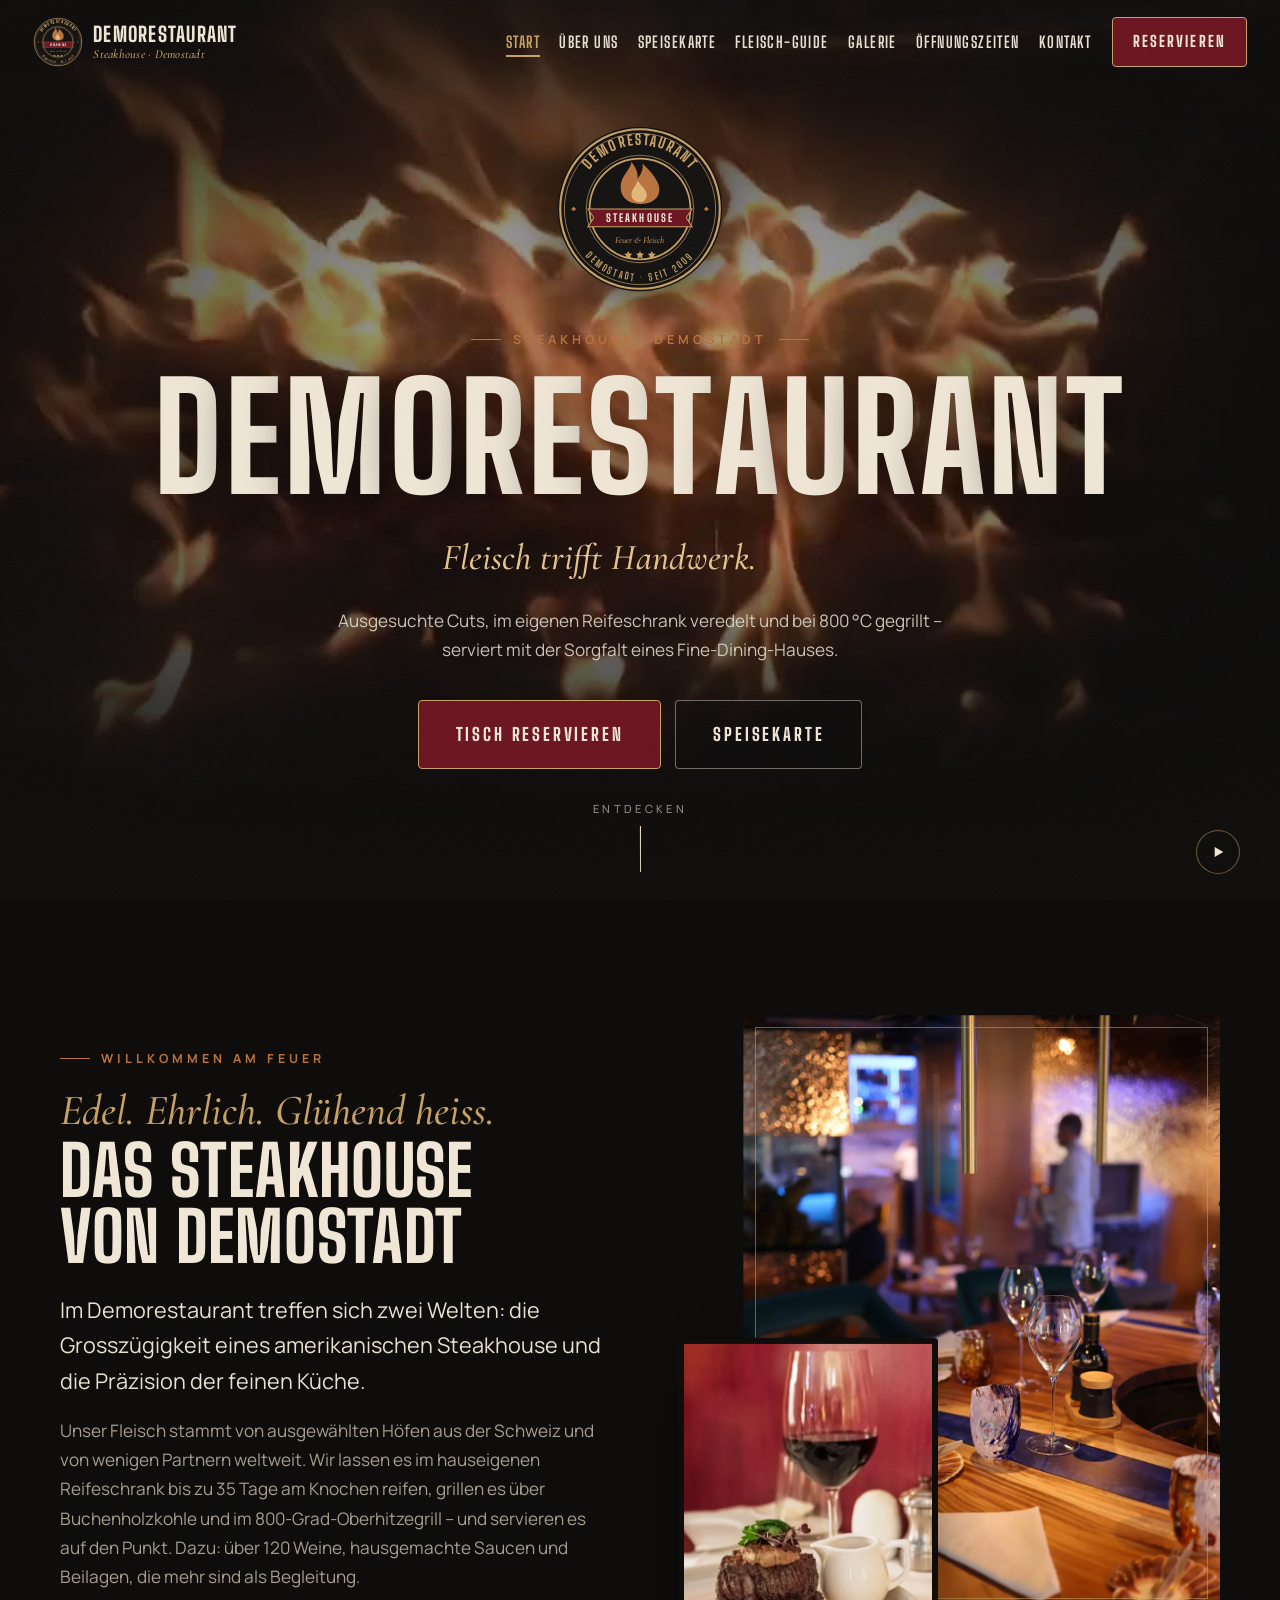
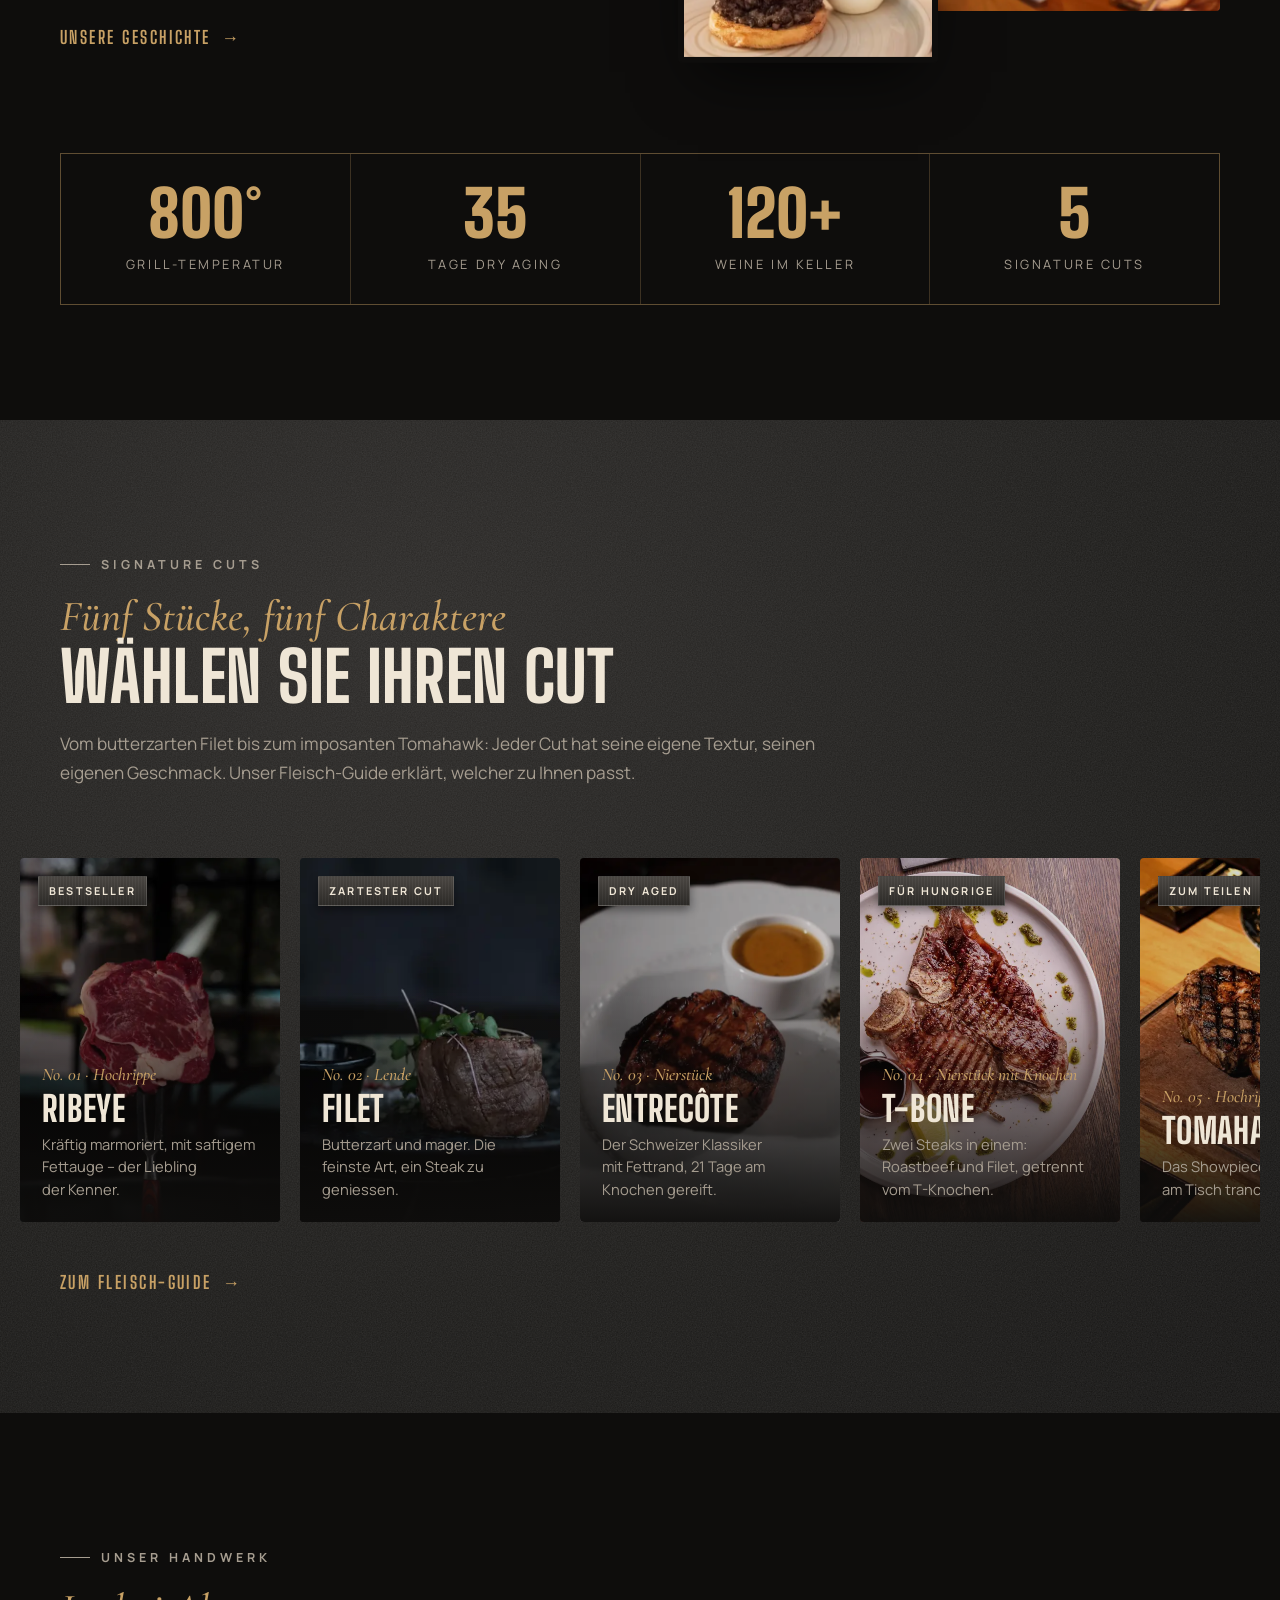
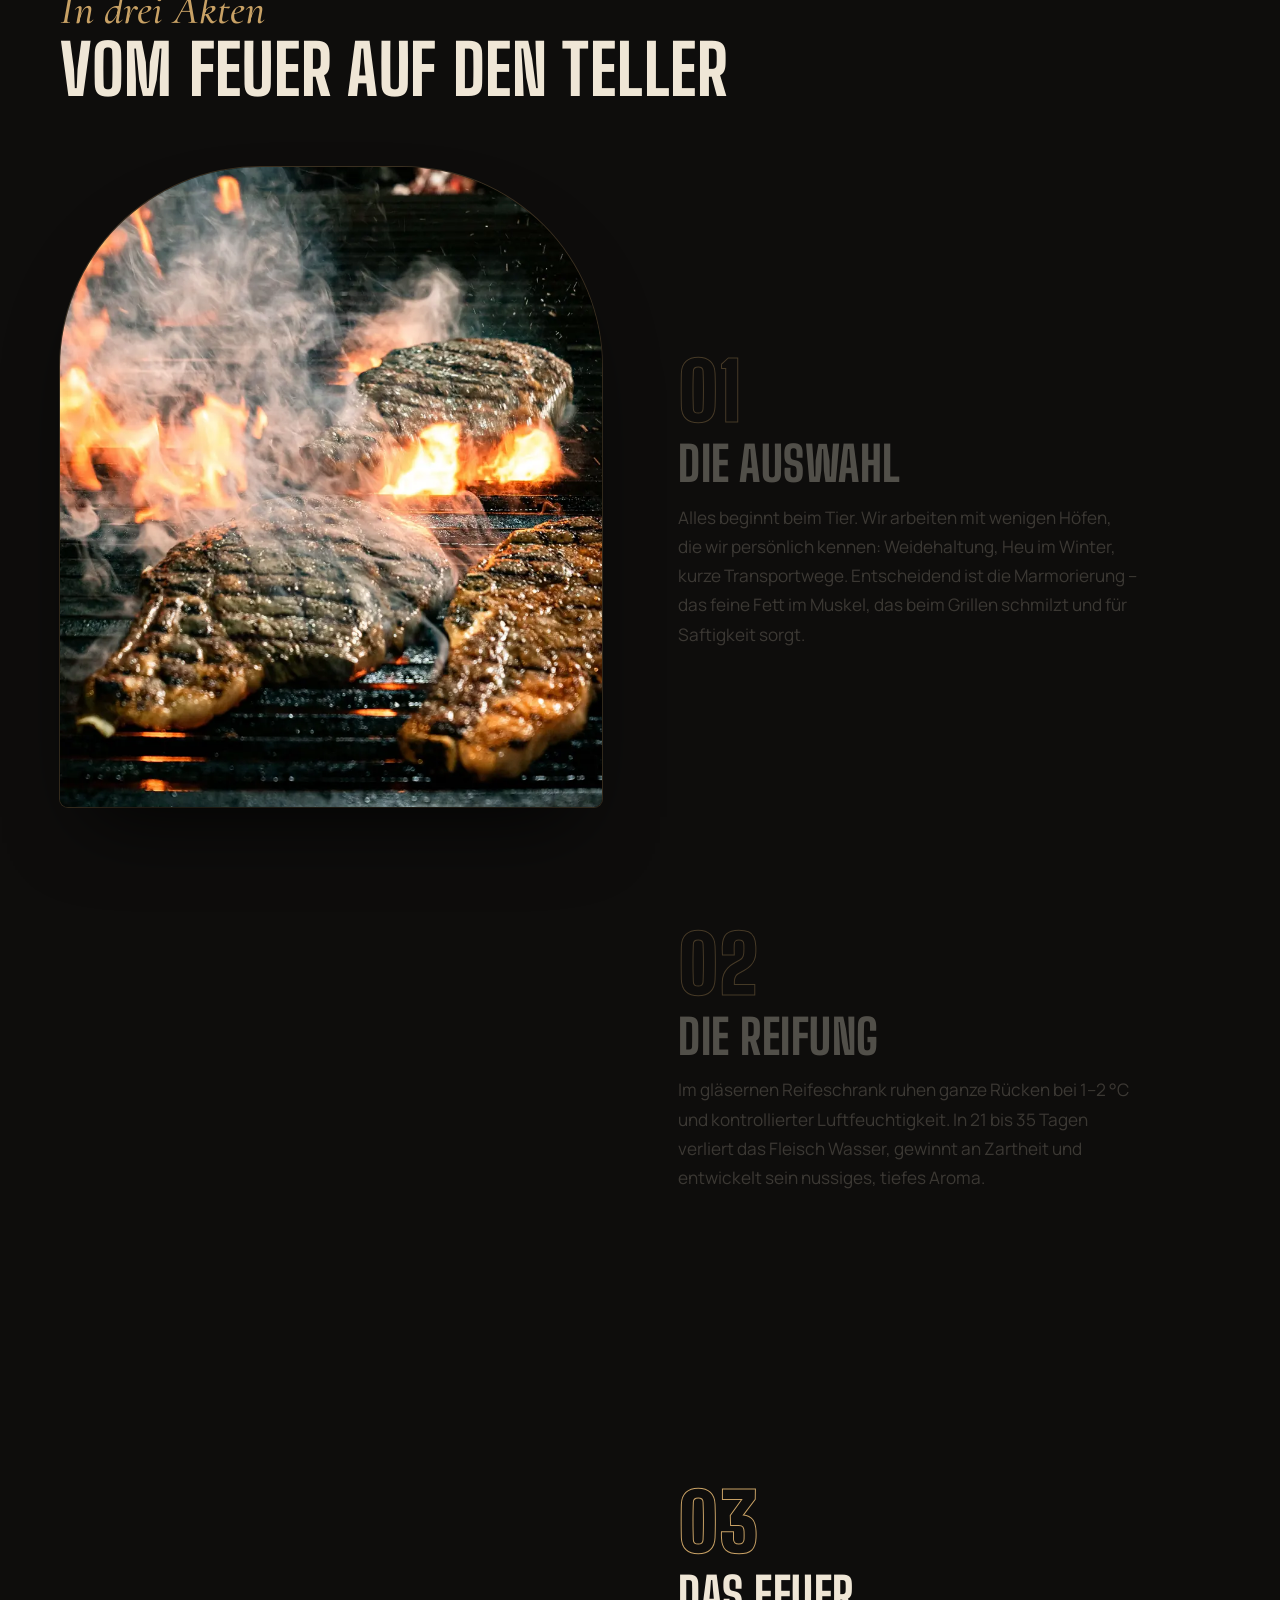
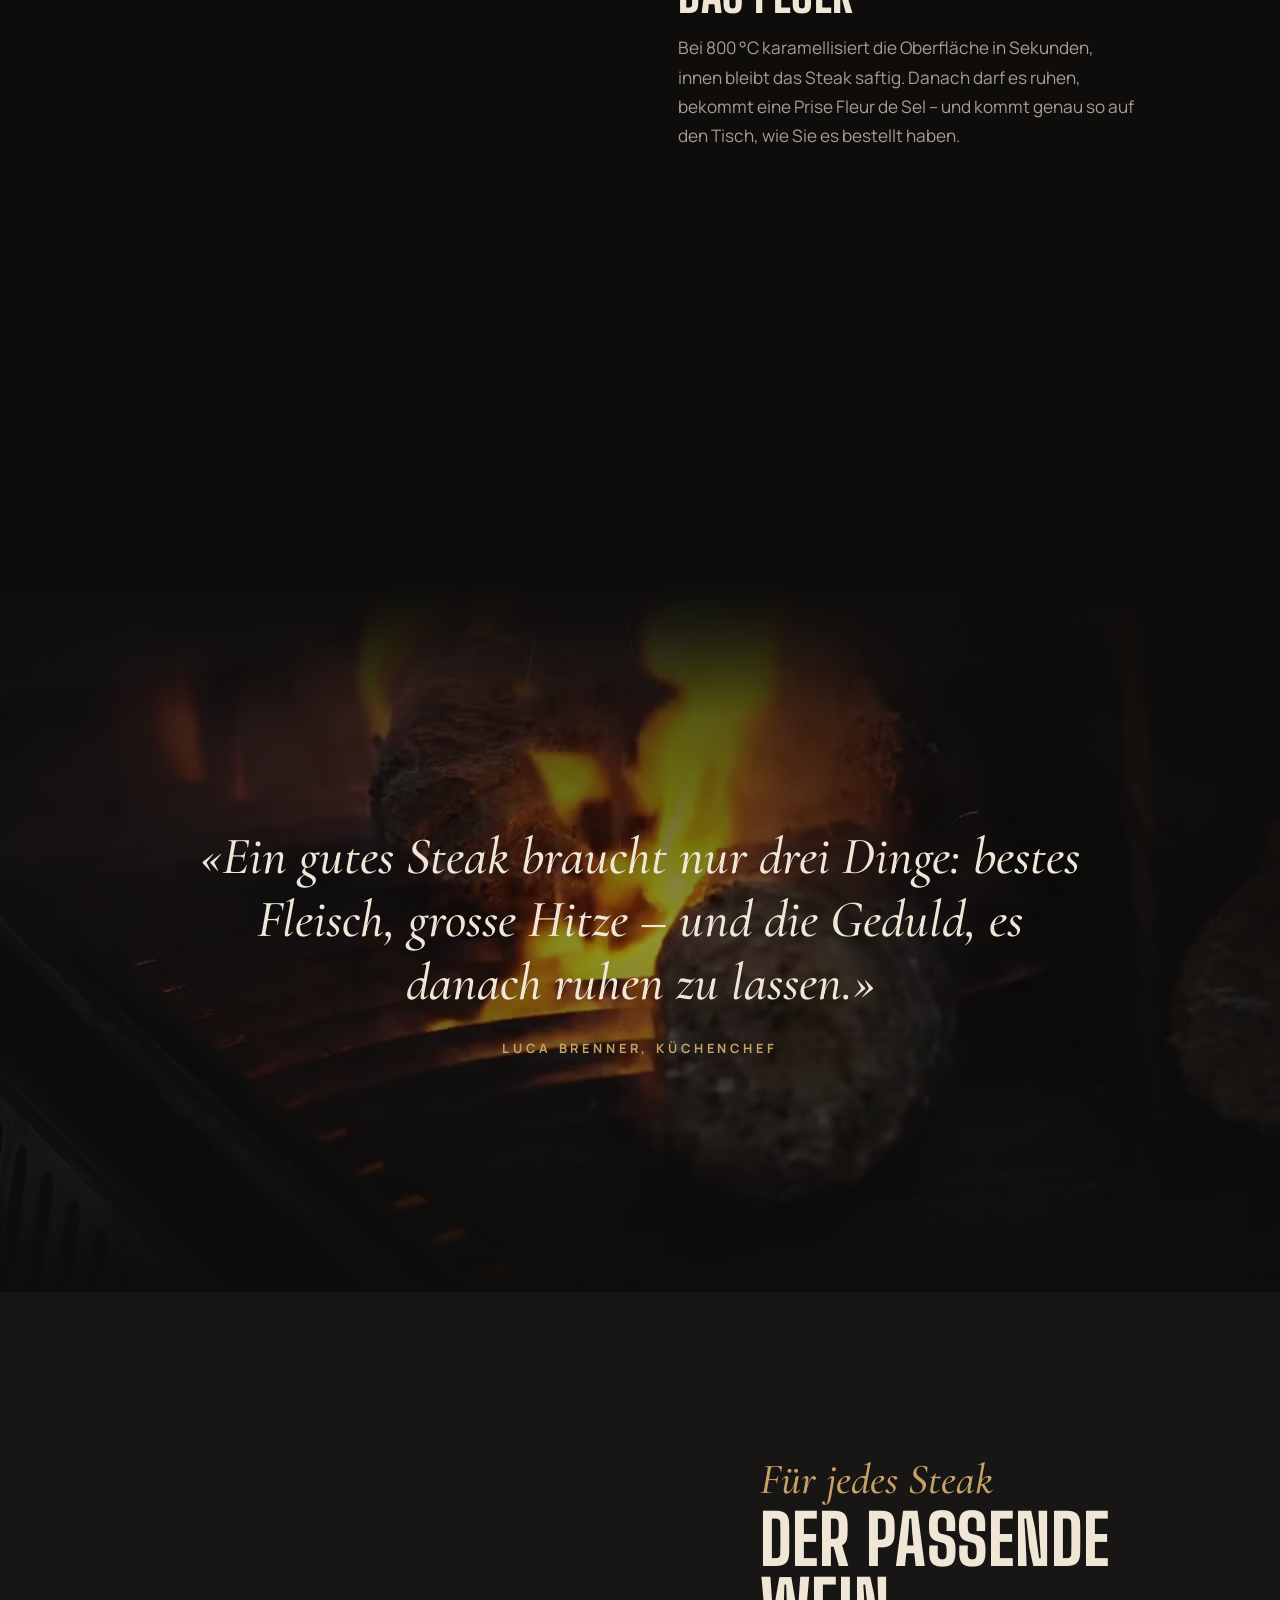
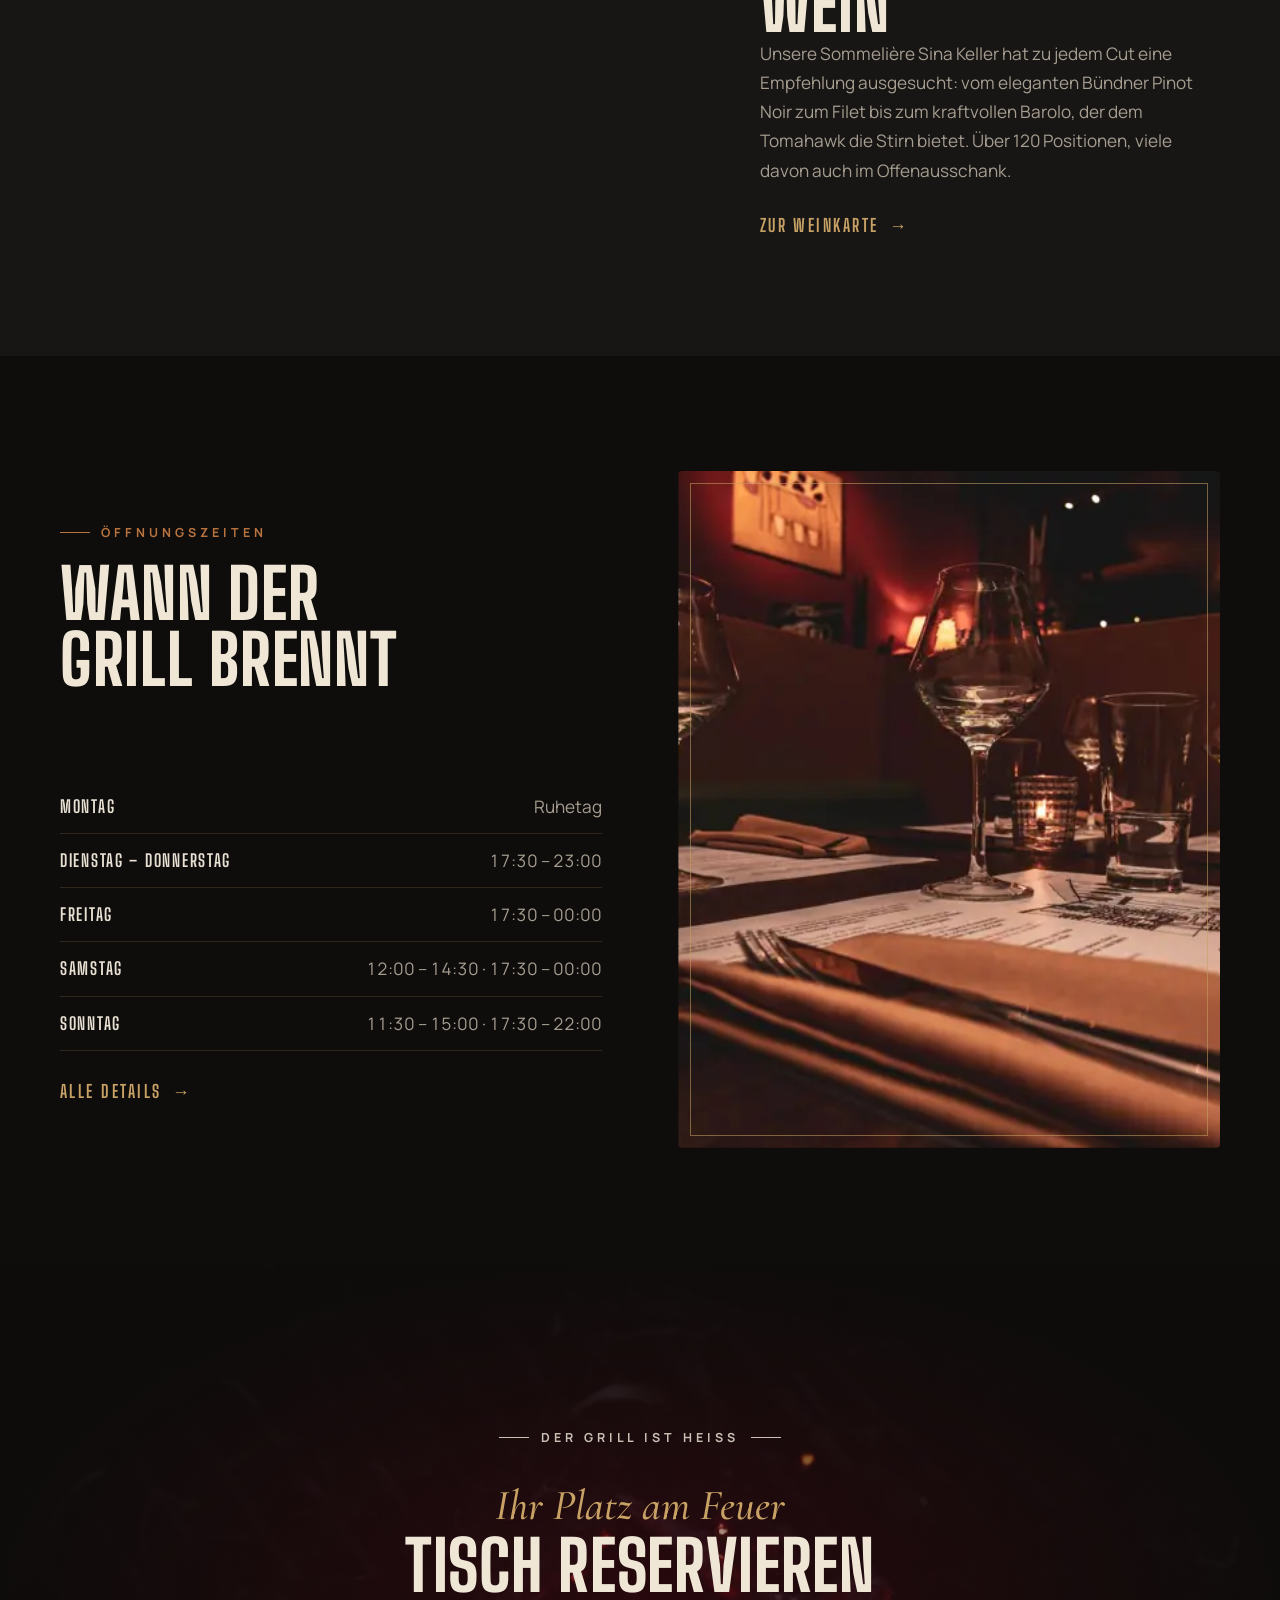
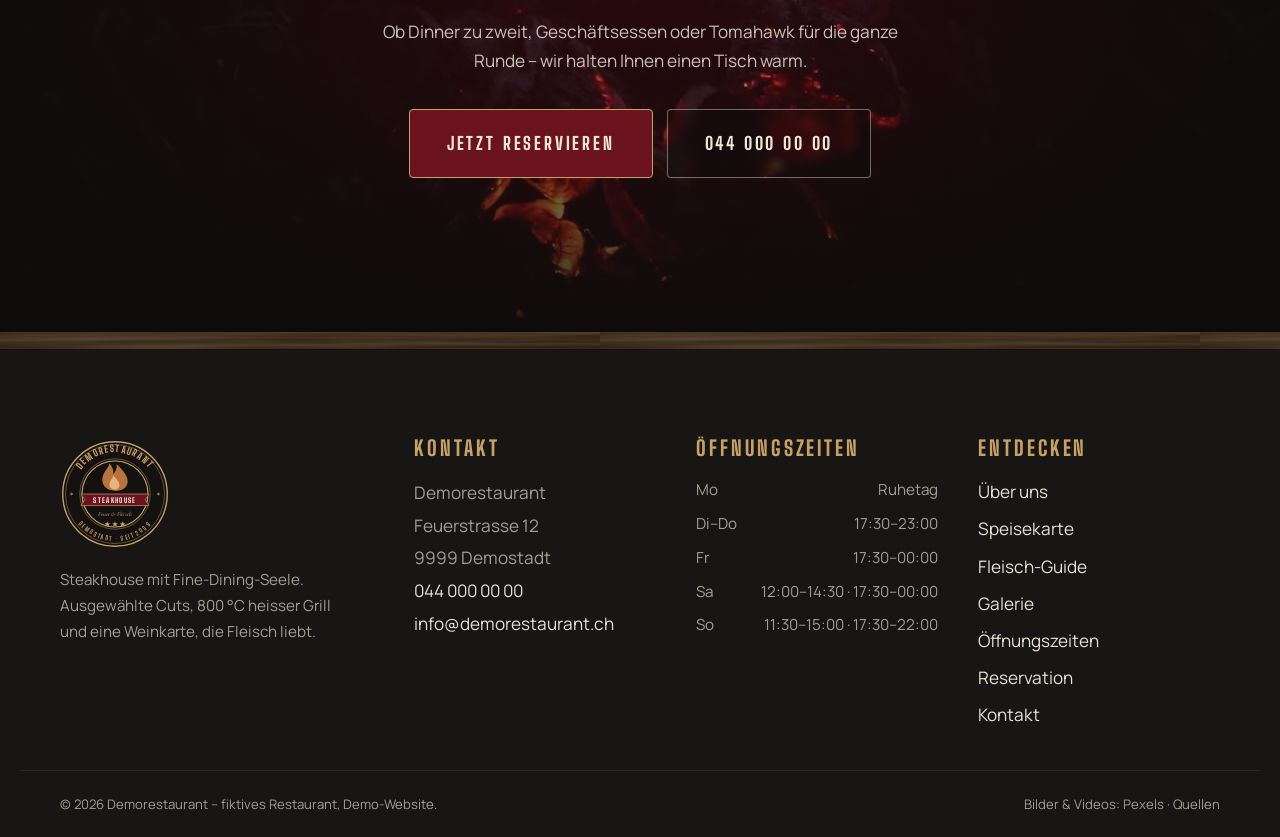
<file: index.html>
<!doctype html>
<html lang="de-CH">
<head>
  <meta charset="utf-8">
  <meta name="viewport" content="width=device-width, initial-scale=1">
  <title>Demorestaurant – Steakhouse Demostadt</title>
  <meta name="description" content="Demorestaurant – das fiktive Steakhouse in Demostadt: Dry Aged Steaks vom 800-Grad-Grill, Fine Dining mit Feuer und über 120 Weine. Jetzt Tisch reservieren.">
  <meta name="theme-color" content="#0e0d0c">
  <meta property="og:title" content="Demorestaurant – Steakhouse Demostadt">
  <meta property="og:description" content="Demorestaurant – das fiktive Steakhouse in Demostadt: Dry Aged Steaks vom 800-Grad-Grill, Fine Dining mit Feuer und über 120 Weine. Jetzt Tisch reservieren.">
  <meta property="og:type" content="website">
  <link rel="icon" href="img/favicon.svg" type="image/svg+xml">
  <link rel="preload" href="fonts/big-shoulders-display-normal-600-900.woff2" as="font" type="font/woff2" crossorigin>
  <link rel="preload" href="fonts/manrope-normal-400-700.woff2" as="font" type="font/woff2" crossorigin>
  <link rel="stylesheet" href="css/fonts.css">
  <link rel="stylesheet" href="css/style.css">
  <link rel="preload" href="video/hero-flammen-poster.jpg" as="image">
  <script>document.documentElement.classList.add('js');</script>
  <script src="js/main.js" defer></script>
</head>
<body>
  <a class="skip-link" href="#inhalt">Zum Inhalt springen</a>
  <svg class="sr-only" aria-hidden="true" focusable="false" xmlns="http://www.w3.org/2000/svg">
  <defs>
    <path id="arc-top" d="M24,100 A76,76 0 0 1 176,100"/>
    <path id="arc-bottom" d="M14,100 A86,86 0 0 0 186,100"/>
  </defs>
  <symbol id="stamp-ring" viewBox="0 0 200 200">
    <circle cx="100" cy="100" r="98" fill="#141211"/>
    <circle cx="100" cy="100" r="95" fill="none" stroke="#c8a165" stroke-width="2.5"/>
    <circle cx="100" cy="100" r="90" fill="none" stroke="#c8a165" stroke-width=".8"/>
    <circle cx="100" cy="100" r="64" fill="none" stroke="#c8a165" stroke-width=".8"/>
    <text font-family="'Big Shoulders Display', 'Arial Narrow', Impact, sans-serif" font-weight="800" font-size="17" letter-spacing="2.6" fill="#c8a165"><textPath href="#arc-top" startOffset="50%" text-anchor="middle">DEMORESTAURANT</textPath></text>
    <text font-family="'Big Shoulders Display', 'Arial Narrow', Impact, sans-serif" font-weight="700" font-size="11.5" letter-spacing="3" fill="#c8a165"><textPath href="#arc-bottom" startOffset="50%" text-anchor="middle">DEMOSTADT · SEIT 2009</textPath></text>
    <path d="M18,100 l3,-2.6 3,2.6 -3,2.6z M176,100 l3,-2.6 3,2.6 -3,2.6z" fill="#b8733f"/>
  </symbol>
  <symbol id="stamp-core" viewBox="0 0 200 200">
    <circle cx="100" cy="100" r="60" fill="#141211" stroke="#c8a165" stroke-width="2"/>
    <path d="M100,94 C84,94 76,84 77,72 C78,60 88,54 90,44 C96,52 98,58 97,64 C102,58 104,52 103,46 C114,56 124,68 123,78 C122,88 114,94 100,94 Z" fill="#b8733f"/>
    <path d="M100,92 C93,92 89,87 90,81 C91,75 96,72 97,66 C101,72 108,77 108,83 C108,88 105,92 100,92 Z" fill="#e3b779"/>
    <path d="M38,100 L162,100 L155,110.5 L162,121 L38,121 L45,110.5 Z" fill="#6b1420" stroke="#c8a165" stroke-width="1.2"/>
    <text x="100" y="115.5" text-anchor="middle" font-family="'Big Shoulders Display', 'Arial Narrow', Impact, sans-serif" font-weight="800" font-size="13" letter-spacing="2.4" fill="#efe6d6">STEAKHOUSE</text>
    <text x="100" y="140" text-anchor="middle" font-family="'Cormorant Garamond', Georgia, serif" font-style="italic" font-size="11" fill="#c8a165">Feuer &amp; Fleisch</text>
    <path d="M86,150 l1.5,3 3.3,.4 -2.4,2.3 .6,3.3 -3,-1.6 -3,1.6 .6,-3.3 -2.4,-2.3 3.3,-.4z M100,150 l1.5,3 3.3,.4 -2.4,2.3 .6,3.3 -3,-1.6 -3,1.6 .6,-3.3 -2.4,-2.3 3.3,-.4z M114,150 l1.5,3 3.3,.4 -2.4,2.3 .6,3.3 -3,-1.6 -3,1.6 .6,-3.3 -2.4,-2.3 3.3,-.4z" fill="#c8a165"/>
  </symbol>
  <symbol id="stamp" viewBox="0 0 200 200"><use href="#stamp-ring"/><use href="#stamp-core"/></symbol>
  <symbol id="i-phone" viewBox="0 0 24 24" fill="none" stroke="currentColor" stroke-width="1.6" stroke-linecap="round" stroke-linejoin="round"><path d="M5 3h4l2 5-2.5 1.5a11 11 0 0 0 6 6L16 13l5 2v4a2 2 0 0 1-2 2A16 16 0 0 1 3 5a2 2 0 0 1 2-2"/></symbol>
  <symbol id="i-mail" viewBox="0 0 24 24" fill="none" stroke="currentColor" stroke-width="1.6" stroke-linecap="round" stroke-linejoin="round"><rect x="3" y="5" width="18" height="14" rx="2"/><path d="m3 7 9 6 9-6"/></symbol>
  <symbol id="i-pin" viewBox="0 0 24 24" fill="none" stroke="currentColor" stroke-width="1.6" stroke-linecap="round" stroke-linejoin="round"><path d="M12 21s-7-6.2-7-11.5a7 7 0 0 1 14 0C19 14.8 12 21 12 21z"/><circle cx="12" cy="9.5" r="2.5"/></symbol>
  <symbol id="i-clock" viewBox="0 0 24 24" fill="none" stroke="currentColor" stroke-width="1.6" stroke-linecap="round"><circle cx="12" cy="12" r="9"/><path d="M12 7v5l3 2"/></symbol>
  <symbol id="i-glass" viewBox="0 0 24 24" fill="none" stroke="currentColor" stroke-width="1.6" stroke-linecap="round" stroke-linejoin="round"><path d="M7 3h10l-.6 5.5a4.4 4.4 0 0 1-8.8 0z"/><path d="M12 13v8M8 21h8"/><path d="M7.4 7h9.2" opacity=".6"/></symbol>
  <symbol id="i-info" viewBox="0 0 24 24" fill="none" stroke="currentColor" stroke-width="1.6" stroke-linecap="round"><circle cx="12" cy="12" r="9"/><path d="M12 11v6M12 7.5v.01"/></symbol>
  <symbol id="i-play" viewBox="0 0 24 24" fill="currentColor"><path d="M7 4.5v15l13-7.5z"/></symbol>
  <symbol id="i-pause" viewBox="0 0 24 24" fill="currentColor"><path d="M6 4h4v16H6zM14 4h4v16h-4z"/></symbol>
  <symbol id="i-close" viewBox="0 0 24 24" fill="none" stroke="currentColor" stroke-width="2" stroke-linecap="round"><path d="M6 6l12 12M18 6 6 18"/></symbol>
  <symbol id="i-prev" viewBox="0 0 24 24" fill="none" stroke="currentColor" stroke-width="2" stroke-linecap="round" stroke-linejoin="round"><path d="m15 5-7 7 7 7"/></symbol>
  <symbol id="i-next" viewBox="0 0 24 24" fill="none" stroke="currentColor" stroke-width="2" stroke-linecap="round" stroke-linejoin="round"><path d="m9 5 7 7-7 7"/></symbol>
  <symbol id="i-flame" viewBox="0 0 48 48" fill="none" stroke="currentColor" stroke-width="1.6" stroke-linejoin="round"><path d="M24 44c-8 0-13-5.5-12.5-12.5S19 21 20 14c4 4.5 5 8 4.4 11.5C27.5 22 29 18 28 14c6.5 5.5 9.5 12.5 9 18.5S32 44 24 44z"/><path d="M24 42c-3.5 0-5.6-2.6-5-6s3.4-5 4-8.5c2.6 3.4 6.4 5.8 6.4 9.4 0 3-2.2 5.1-5.4 5.1z"/></symbol>
  <symbol id="i-clock48" viewBox="0 0 48 48" fill="none" stroke="currentColor" stroke-width="1.6" stroke-linecap="round"><rect x="9" y="5" width="30" height="38" rx="2"/><path d="M14 12h20M14 18h20M14 24h20M14 30h12"/><circle cx="34" cy="36" r="7" fill="#0e0d0c"/><path d="M34 32.5V36l2.4 1.6"/></symbol>
  <symbol id="i-farm" viewBox="0 0 48 48" fill="none" stroke="currentColor" stroke-width="1.6" stroke-linejoin="round" stroke-linecap="round"><path d="M4 42h40M8 42V22l10-8 10 8v20"/><path d="M14 42V30h8v12M28 26h12v16"/><path d="M34 26V14l4-4 4 4v12"/><path d="M4 42c6-4 10-4 16 0"/></symbol>
  <symbol id="i-knife" viewBox="0 0 48 48" fill="none" stroke="currentColor" stroke-width="1.6" stroke-linejoin="round" stroke-linecap="round"><path d="M6 36 34 8c4 4 4 12-2 18L20 38z"/><path d="m20 38 4 4 4-4-4-4M30 42l12-12"/><circle cx="36" cy="36" r="1.2"/></symbol>
  <symbol id="i-train" viewBox="0 0 48 48" fill="none" stroke="currentColor" stroke-width="1.6" stroke-linejoin="round" stroke-linecap="round"><rect x="12" y="6" width="24" height="30" rx="5"/><path d="M12 22h24M18 30h.01M30 30h.01M16 42l4-6M32 42l-4-6"/></symbol>
  <symbol id="i-car" viewBox="0 0 48 48" fill="none" stroke="currentColor" stroke-width="1.6" stroke-linejoin="round" stroke-linecap="round"><path d="M6 32V24l5-10h26l5 10v8z"/><path d="M6 24h36M10 32v5h6v-5M32 32v5h6v-5"/><circle cx="14" cy="28" r="1.3"/><circle cx="34" cy="28" r="1.3"/></symbol>
  <symbol id="i-bike" viewBox="0 0 48 48" fill="none" stroke="currentColor" stroke-width="1.6" stroke-linejoin="round" stroke-linecap="round"><circle cx="12" cy="32" r="8"/><circle cx="36" cy="32" r="8"/><path d="m12 32 7-14h12l5 14M19 18l7 14h10M17 12h6M30 12h5l-4 6"/></symbol>
</svg>
  <div class="page-curtain" aria-hidden="true"></div>
  <header class="site-header">
    <a class="brand" href="index.html" aria-label="Demorestaurant – zur Startseite">
      <svg class="stamp" viewBox="0 0 200 200" aria-hidden="true"><use href="#stamp"/></svg>
      <span class="brand-name">Demorestaurant<small>Steakhouse · Demostadt</small></span>
    </a>
    <nav class="main-nav" id="main-nav" aria-label="Hauptnavigation">
      <ul>
        <li><a href="index.html" aria-current="page">Start</a></li>
        <li><a href="ueber-uns.html">Über uns</a></li>
        <li><a href="speisekarte.html">Speisekarte</a></li>
        <li><a href="fleisch-guide.html">Fleisch-Guide</a></li>
        <li><a href="galerie.html">Galerie</a></li>
        <li><a href="oeffnungszeiten.html">Öffnungszeiten</a></li>
        <li><a href="kontakt.html">Kontakt</a></li>
      </ul>
      <a class="btn nav-cta" href="reservation.html">Tisch reservieren</a>
      <p class="nav-meta">Feuerstrasse 12 · 9999 Demostadt<br><a href="tel:+41440000000">044 000 00 00</a></p>
    </nav>
    <a class="btn btn--small header-cta" href="reservation.html">Reservieren</a>
    <button class="nav-toggle" type="button" aria-expanded="false" aria-controls="main-nav">
      <span class="sr-only">Menü öffnen</span><span class="bar"></span><span class="bar"></span><span class="bar"></span>
    </button>
  </header>

  <main id="inhalt">
    <section class="hero" aria-labelledby="hero-title">
      <div class="hero__media" aria-hidden="true">
        <video muted loop playsinline preload="metadata" poster="video/hero-flammen-poster.jpg" data-src="video/hero-flammen.mp4" data-src-mobile="video/hero-flammen-mobil.mp4"></video>
      </div>
      <div class="hero__inner">
        <div class="hero__stamp fade-in" style="--d:.1s" aria-hidden="true">
          <svg class="spin" viewBox="0 0 200 200"><use href="#stamp-ring"/></svg>
          <svg viewBox="0 0 200 200"><use href="#stamp-core"/></svg>
        </div>
        <p class="eyebrow eyebrow--center fade-in" style="--d:.3s">Steakhouse · Demostadt</p>
        <h1 id="hero-title" aria-label="Demorestaurant"><span aria-hidden="true"><span class="char" style="--ci:0">D</span><span class="char" style="--ci:1">e</span><span class="char" style="--ci:2">m</span><span class="char" style="--ci:3">o</span><span class="char" style="--ci:4">r</span><span class="char" style="--ci:5">e</span><span class="char" style="--ci:6">s</span><span class="char" style="--ci:7">t</span><span class="char" style="--ci:8">a</span><span class="char" style="--ci:9">u</span><span class="char" style="--ci:10">r</span><span class="char" style="--ci:11">a</span><span class="char" style="--ci:12">n</span><span class="char" style="--ci:13">t</span></span></h1>
        <p class="hero__slogan fade-in" style="--d:1.2s">Fleisch trifft <span class="morph-word"><span class="is-active">Feuer.</span><span>Handwerk.</span><span>Leidenschaft.</span></span></p>
        <p class="hero__intro fade-in" style="--d:1.4s">Ausgesuchte Cuts, im eigenen Reifeschrank veredelt und bei 800&nbsp;°C gegrillt – serviert mit der Sorgfalt eines Fine-Dining-Hauses.</p>
        <div class="btn-row fade-in" style="--d:1.6s">
          <a class="btn" href="reservation.html">Tisch reservieren</a>
          <a class="btn btn--ghost" href="speisekarte.html">Speisekarte</a>
        </div>
      </div>
      <a class="scroll-cue" href="#willkommen">Entdecken<span></span></a>
      <button class="video-toggle" type="button" aria-pressed="false" aria-label="Hintergrundvideo pausieren">
        <svg class="i-pause" aria-hidden="true" focusable="false"><use href="#i-pause"/></svg><svg class="i-play" aria-hidden="true" focusable="false"><use href="#i-play"/></svg>
      </button>
    </section>

    <section class="section" id="willkommen">
      <div class="wrap">
        <div class="split">
          <div>
            <p class="eyebrow" data-reveal>Willkommen am Feuer</p>
            <h2 data-reveal style="--d:.1s"><span class="script">Edel. Ehrlich. Glühend heiss.</span>Das Steakhouse von Demostadt</h2>
            <p class="lead" data-reveal style="--d:.2s;margin-top:1.4rem">Im Demorestaurant treffen sich zwei Welten: die Grosszügigkeit eines amerikanischen Steakhouse und die Präzision der feinen Küche.</p>
            <p class="muted" data-reveal style="--d:.3s">Unser Fleisch stammt von ausgewählten Höfen aus der Schweiz und von wenigen Partnern weltweit. Wir lassen es im hauseigenen Reifeschrank bis zu 35 Tage am Knochen reifen, grillen es über Buchenholzkohle und im 800-Grad-Oberhitzegrill – und servieren es auf den Punkt. Dazu: über 120 Weine, hausgemachte Saucen und Beilagen, die mehr sind als Begleitung.</p>
            <div class="btn-row" data-reveal style="--d:.4s;margin-top:2rem">
              <a class="link-arrow" href="ueber-uns.html">Unsere Geschichte</a>
            </div>
          </div>
          <div class="stack">
            <div class="frame frame--tall frame--gold" data-reveal="clip">
              <img src="img/tisch-warm-sm.webp" srcset="img/tisch-warm-sm.webp 507w, img/tisch-warm.webp 1067w" sizes="(max-width: 900px) 90vw, 45vw" width="1067" height="1600" alt="Warm beleuchteter, festlich gedeckter Tisch mit Weingläsern" loading="lazy" decoding="async">
            </div>
            <div class="frame frame--tall parallax" data-parallax="0.08" data-reveal="scale" style="--d:.3s">
              <img src="img/steak-wein-sm.webp" srcset="img/steak-wein-sm.webp 507w, img/steak-wein.webp 1067w" sizes="(max-width: 900px) 45vw, 22vw" width="1067" height="1600" alt="Filetsteak mit einem Glas Rotwein" loading="lazy" decoding="async">
            </div>
          </div>
        </div>
        <div class="stats" data-reveal>
          <div class="stat"><span class="stat__num" data-count="800" data-suffix="°">800°</span><span class="stat__label">Grill-Temperatur</span></div>
          <div class="stat"><span class="stat__num" data-count="35" data-suffix="">35</span><span class="stat__label">Tage Dry Aging</span></div>
          <div class="stat"><span class="stat__num" data-count="120" data-suffix="+">120+</span><span class="stat__label">Weine im Keller</span></div>
          <div class="stat"><span class="stat__num" data-count="5" data-suffix="">5</span><span class="stat__label">Signature Cuts</span></div>
        </div>
      </div>
    </section>

    <section class="section section--concrete" aria-labelledby="cuts-title">
      <div class="wrap">
        <div class="section-head">
          <p class="eyebrow" data-reveal>Signature Cuts</p>
          <h2 id="cuts-title" data-reveal style="--d:.1s"><span class="script">Fünf Stücke, fünf Charaktere</span>Wählen Sie Ihren Cut</h2>
          <p data-reveal style="--d:.2s">Vom butterzarten Filet bis zum imposanten Tomahawk: Jeder Cut hat seine eigene Textur, seinen eigenen Geschmack. Unser Fleisch-Guide erklärt, welcher zu Ihnen passt.</p>
        </div>
        <div class="cuts-rail">
          <a class="cut-card" href="fleisch-guide.html#cuts" data-reveal style="--d:0.00s">
            <img src="img/ribeye-dunkel-sm.webp" srcset="img/ribeye-dunkel-sm.webp 570w, img/ribeye-dunkel.webp 1199w" sizes="(max-width: 700px) 80vw, 25vw" width="1199" height="1600" alt="Ribeye – Steak im Demorestaurant" loading="lazy" decoding="async">
            <span class="tag">Bestseller</span>
            <span class="cut-card__body">
              <span class="cut-card__no">No. 01 · Hochrippe</span>
              <h3>Ribeye</h3>
              <p>Kräftig marmoriert, mit saftigem Fettauge – der Liebling der Kenner.</p>
            </span>
          </a>
          <a class="cut-card" href="fleisch-guide.html#cuts" data-reveal style="--d:0.08s">
            <img src="img/filet-sm.webp" srcset="img/filet-sm.webp 760w, img/filet.webp 1600w" sizes="(max-width: 700px) 80vw, 25vw" width="1600" height="1066" alt="Filet – Steak im Demorestaurant" loading="lazy" decoding="async">
            <span class="tag">Zartester Cut</span>
            <span class="cut-card__body">
              <span class="cut-card__no">No. 02 · Lende</span>
              <h3>Filet</h3>
              <p>Butterzart und mager. Die feinste Art, ein Steak zu geniessen.</p>
            </span>
          </a>
          <a class="cut-card" href="fleisch-guide.html#cuts" data-reveal style="--d:0.16s">
            <img src="img/entrecote-sm.webp" srcset="img/entrecote-sm.webp 570w, img/entrecote.webp 1200w" sizes="(max-width: 700px) 80vw, 25vw" width="1200" height="1600" alt="Entrecôte – Steak im Demorestaurant" loading="lazy" decoding="async">
            <span class="tag">Dry Aged</span>
            <span class="cut-card__body">
              <span class="cut-card__no">No. 03 · Nierstück</span>
              <h3>Entrecôte</h3>
              <p>Der Schweizer Klassiker mit Fettrand, 21 Tage am Knochen gereift.</p>
            </span>
          </a>
          <a class="cut-card" href="fleisch-guide.html#cuts" data-reveal style="--d:0.24s">
            <img src="img/tbone-sm.webp" srcset="img/tbone-sm.webp 507w, img/tbone.webp 1067w" sizes="(max-width: 700px) 80vw, 25vw" width="1067" height="1600" alt="T-Bone – Steak im Demorestaurant" loading="lazy" decoding="async">
            <span class="tag">Für Hungrige</span>
            <span class="cut-card__body">
              <span class="cut-card__no">No. 04 · Nierstück mit Knochen</span>
              <h3>T-Bone</h3>
              <p>Zwei Steaks in einem: Roastbeef und Filet, getrennt vom T-Knochen.</p>
            </span>
          </a>
          <a class="cut-card" href="fleisch-guide.html#cuts" data-reveal style="--d:0.32s">
            <img src="img/tomahawk-brett-sm.webp" srcset="img/tomahawk-brett-sm.webp 427w, img/tomahawk-brett.webp 900w" sizes="(max-width: 700px) 80vw, 25vw" width="900" height="1600" alt="Tomahawk – Steak im Demorestaurant" loading="lazy" decoding="async">
            <span class="tag">Zum Teilen</span>
            <span class="cut-card__body">
              <span class="cut-card__no">No. 05 · Hochrippe am Knochen</span>
              <h3>Tomahawk</h3>
              <p>Das Showpiece: über ein Kilo, am Tisch tranchiert. Für zwei.</p>
            </span>
          </a>
        </div>
        <p data-reveal style="margin-top:20px"><a class="link-arrow" href="fleisch-guide.html">Zum Fleisch-Guide</a></p>
      </div>
    </section>

    <section class="section" aria-labelledby="story-title">
      <div class="wrap">
        <div class="section-head">
          <p class="eyebrow" data-reveal>Unser Handwerk</p>
          <h2 id="story-title" data-reveal style="--d:.1s"><span class="script">In drei Akten</span>Vom Feuer auf den Teller</h2>
        </div>
        <div class="story">
          <div class="story__visual">
            <div class="story__shape" data-step="1">
              <img src="img/marmorierung-sm.webp" srcset="img/marmorierung-sm.webp 760w, img/marmorierung.webp 1300w" sizes="(max-width: 900px) 90vw, 45vw" width="1300" height="867" alt="Nahaufnahme von fein marmoriertem Rindfleisch" class="is-active" loading="lazy" decoding="async" data-step="1">
              <img src="img/metzger-sm.webp" srcset="img/metzger-sm.webp 760w, img/metzger.webp 1600w" sizes="(max-width: 900px) 90vw, 45vw" width="1600" height="1067" alt="Ein Metzger hält ein T-Bone-Steak im Reifeschrank" loading="lazy" decoding="async" data-step="2">
              <img src="img/steaks-feuer-sm.webp" srcset="img/steaks-feuer-sm.webp 427w, img/steaks-feuer.webp 900w" sizes="(max-width: 900px) 90vw, 45vw" width="900" height="1600" alt="Steaks über offenem Feuer auf dem Grill" loading="lazy" decoding="async" data-step="3">
            </div>
          </div>
          <div class="story__steps">
            <article class="story__step is-active" data-step="1">
              <span class="num" aria-hidden="true">01</span>
              <h3>Die Auswahl</h3>
              <p>Alles beginnt beim Tier. Wir arbeiten mit wenigen Höfen, die wir persönlich kennen: Weidehaltung, Heu im Winter, kurze Transportwege. Entscheidend ist die Marmorierung – das feine Fett im Muskel, das beim Grillen schmilzt und für Saftigkeit sorgt.</p>
            </article>
            <article class="story__step" data-step="2">
              <span class="num" aria-hidden="true">02</span>
              <h3>Die Reifung</h3>
              <p>Im gläsernen Reifeschrank ruhen ganze Rücken bei 1–2&nbsp;°C und kontrollierter Luftfeuchtigkeit. In 21 bis 35 Tagen verliert das Fleisch Wasser, gewinnt an Zartheit und entwickelt sein nussiges, tiefes Aroma.</p>
            </article>
            <article class="story__step" data-step="3">
              <span class="num" aria-hidden="true">03</span>
              <h3>Das Feuer</h3>
              <p>Bei 800&nbsp;°C karamellisiert die Oberfläche in Sekunden, innen bleibt das Steak saftig. Danach darf es ruhen, bekommt eine Prise Fleur de Sel – und kommt genau so auf den Tisch, wie Sie es bestellt haben.</p>
            </article>
          </div>
        </div>
      </div>
    </section>

    <section class="video-band" style="background-image:url('video/grill-flammen-poster.jpg')">
      <video muted loop playsinline preload="none" poster="video/grill-flammen-poster.jpg" data-src="video/grill-flammen.mp4" aria-hidden="true"></video>
      <blockquote class="quote" data-reveal="scale">
        «Ein gutes Steak braucht nur drei Dinge: bestes Fleisch, grosse Hitze – und die Geduld, es danach ruhen zu lassen.»
        <cite>Luca Brenner, Küchenchef</cite>
      </blockquote>
    </section>

    <section class="section section--anthracite" aria-labelledby="wein-title">
      <div class="wrap">
        <div class="split split--wide-left">
          <div class="frame frame--wide blob" data-reveal="iris">
            <img src="img/weinkeller-sm.webp" srcset="img/weinkeller-sm.webp 760w, img/weinkeller.webp 1600w" sizes="(max-width: 900px) 90vw, 55vw" width="1600" height="1066" alt="Reihen alter Weinflaschen in einem dunklen Keller" loading="lazy" decoding="async">
          </div>
          <div>
            <p class="eyebrow" data-reveal>Weinkeller</p>
            <h2 id="wein-title" data-reveal style="--d:.1s"><span class="script">Für jedes Steak</span>Der passende Wein</h2>
            <p class="muted" data-reveal style="--d:.2s">Unsere Sommelière Sina Keller hat zu jedem Cut eine Empfehlung ausgesucht: vom eleganten Bündner Pinot Noir zum Filet bis zum kraftvollen Barolo, der dem Tomahawk die Stirn bietet. Über 120 Positionen, viele davon auch im Offenausschank.</p>
            <p data-reveal style="--d:.3s;margin-top:1.6rem"><a class="link-arrow" href="speisekarte.html#weine">Zur Weinkarte</a></p>
          </div>
        </div>
      </div>
    </section>

    <section class="section" aria-labelledby="zeiten-title">
      <div class="wrap">
        <div class="split">
          <div>
            <p class="eyebrow" data-reveal>Öffnungszeiten</p>
            <h2 id="zeiten-title" data-reveal style="--d:.1s">Wann der Grill brennt</h2>
            <p data-reveal style="--d:.15s;margin-top:1.2rem"><span class="status" data-status>Öffnungszeiten</span></p>
            <ul class="mini-hours" data-reveal style="--d:.2s">
              <li><span>Montag</span><span>Ruhetag</span></li>
              <li><span>Dienstag – Donnerstag</span><span>17:30 – 23:00</span></li>
              <li><span>Freitag</span><span>17:30 – 00:00</span></li>
              <li><span>Samstag</span><span>12:00 – 14:30 · 17:30 – 00:00</span></li>
              <li><span>Sonntag</span><span>11:30 – 15:00 · 17:30 – 22:00</span></li>
            </ul>
            <p data-reveal style="--d:.3s;margin-top:1.6rem"><a class="link-arrow" href="oeffnungszeiten.html">Alle Details</a></p>
          </div>
          <div class="frame frame--tall frame--gold" data-reveal="clip">
            <img src="img/tisch-kerzen-sm.webp" srcset="img/tisch-kerzen-sm.webp 760w, img/tisch-kerzen.webp 1600w" sizes="(max-width: 900px) 90vw, 45vw" width="1600" height="1068" alt="Gedeckter Tisch mit Kerzenlicht und Weingläsern" loading="lazy" decoding="async">
          </div>
        </div>
      </div>
    </section>

    <section class="cta" style="background-image:url('video/glut-poster.jpg')">
      <video muted loop playsinline preload="none" poster="video/glut-poster.jpg" data-src="video/glut.mp4" aria-hidden="true"></video>
      <div class="wrap wrap--narrow">
        <p class="eyebrow eyebrow--center" data-reveal>Der Grill ist heiss</p>
        <h2 data-reveal style="--d:.1s"><span class="script">Ihr Platz am Feuer</span>Tisch reservieren</h2>
        <p data-reveal style="--d:.2s">Ob Dinner zu zweit, Geschäftsessen oder Tomahawk für die ganze Runde – wir halten Ihnen einen Tisch warm.</p>
        <div class="btn-row" data-reveal style="--d:.3s">
          <a class="btn" href="reservation.html">Jetzt reservieren</a>
          <a class="btn btn--ghost" href="tel:+41440000000">044 000 00 00</a>
        </div>
      </div>
    </section>
  </main>

  <footer class="site-footer">
    <div class="wood-band" aria-hidden="true"></div>
    <div class="wrap footer-grid">
      <div class="footer-brand">
        <svg class="stamp" viewBox="0 0 200 200" aria-hidden="true"><use href="#stamp"/></svg>
        <p>Steakhouse mit Fine-Dining-Seele. Ausgewählte Cuts, 800&nbsp;°C heisser Grill und eine Weinkarte, die Fleisch liebt.</p>
      </div>
      <div>
        <h2>Kontakt</h2>
        <address>
          Demorestaurant<br>Feuerstrasse 12<br>9999 Demostadt<br>
          <a href="tel:+41440000000">044 000 00 00</a><br>
          <a href="mailto:info@demorestaurant.ch">info@demorestaurant.ch</a>
        </address>
      </div>
      <div>
        <h2>Öffnungszeiten</h2>
        <ul class="footer-hours">
          <li><span>Mo</span><span>Ruhetag</span></li>
          <li><span>Di–Do</span><span>17:30–23:00</span></li>
          <li><span>Fr</span><span>17:30–00:00</span></li>
          <li><span>Sa</span><span>12:00–14:30 · 17:30–00:00</span></li>
          <li><span>So</span><span>11:30–15:00 · 17:30–22:00</span></li>
        </ul>
      </div>
      <div>
        <h2>Entdecken</h2>
        <ul>
          <li><a href="ueber-uns.html">Über uns</a></li><li><a href="speisekarte.html">Speisekarte</a></li><li><a href="fleisch-guide.html">Fleisch-Guide</a></li><li><a href="galerie.html">Galerie</a></li><li><a href="oeffnungszeiten.html">Öffnungszeiten</a></li><li><a href="reservation.html">Reservation</a></li><li><a href="kontakt.html">Kontakt</a></li>
        </ul>
      </div>
    </div>
    <div class="wrap footer-bottom">
      <span>© <span data-year>2026</span> Demorestaurant – fiktives Restaurant, Demo-Website.</span>
      <span>Bilder &amp; Videos: Pexels · <a href="quellen.txt">Quellen</a></span>
    </div>
  </footer>
</body>
</html>
</file>
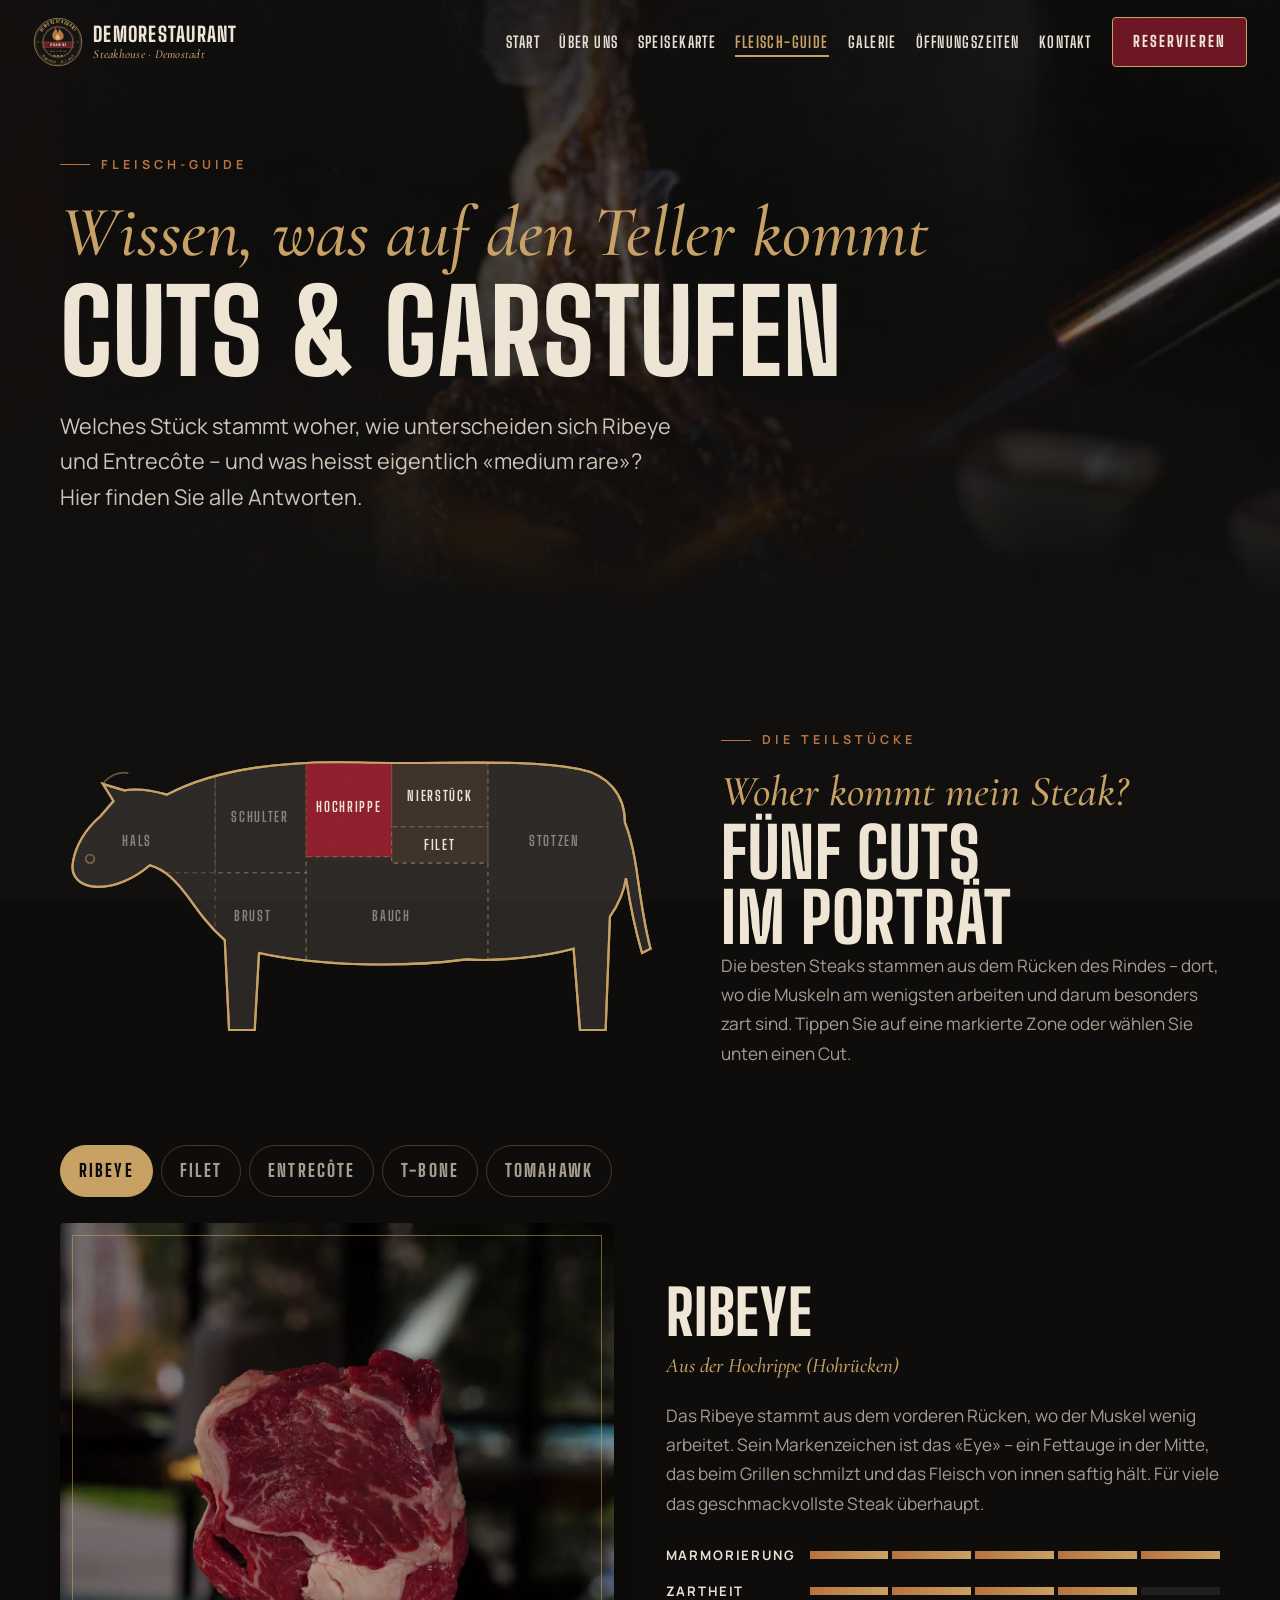
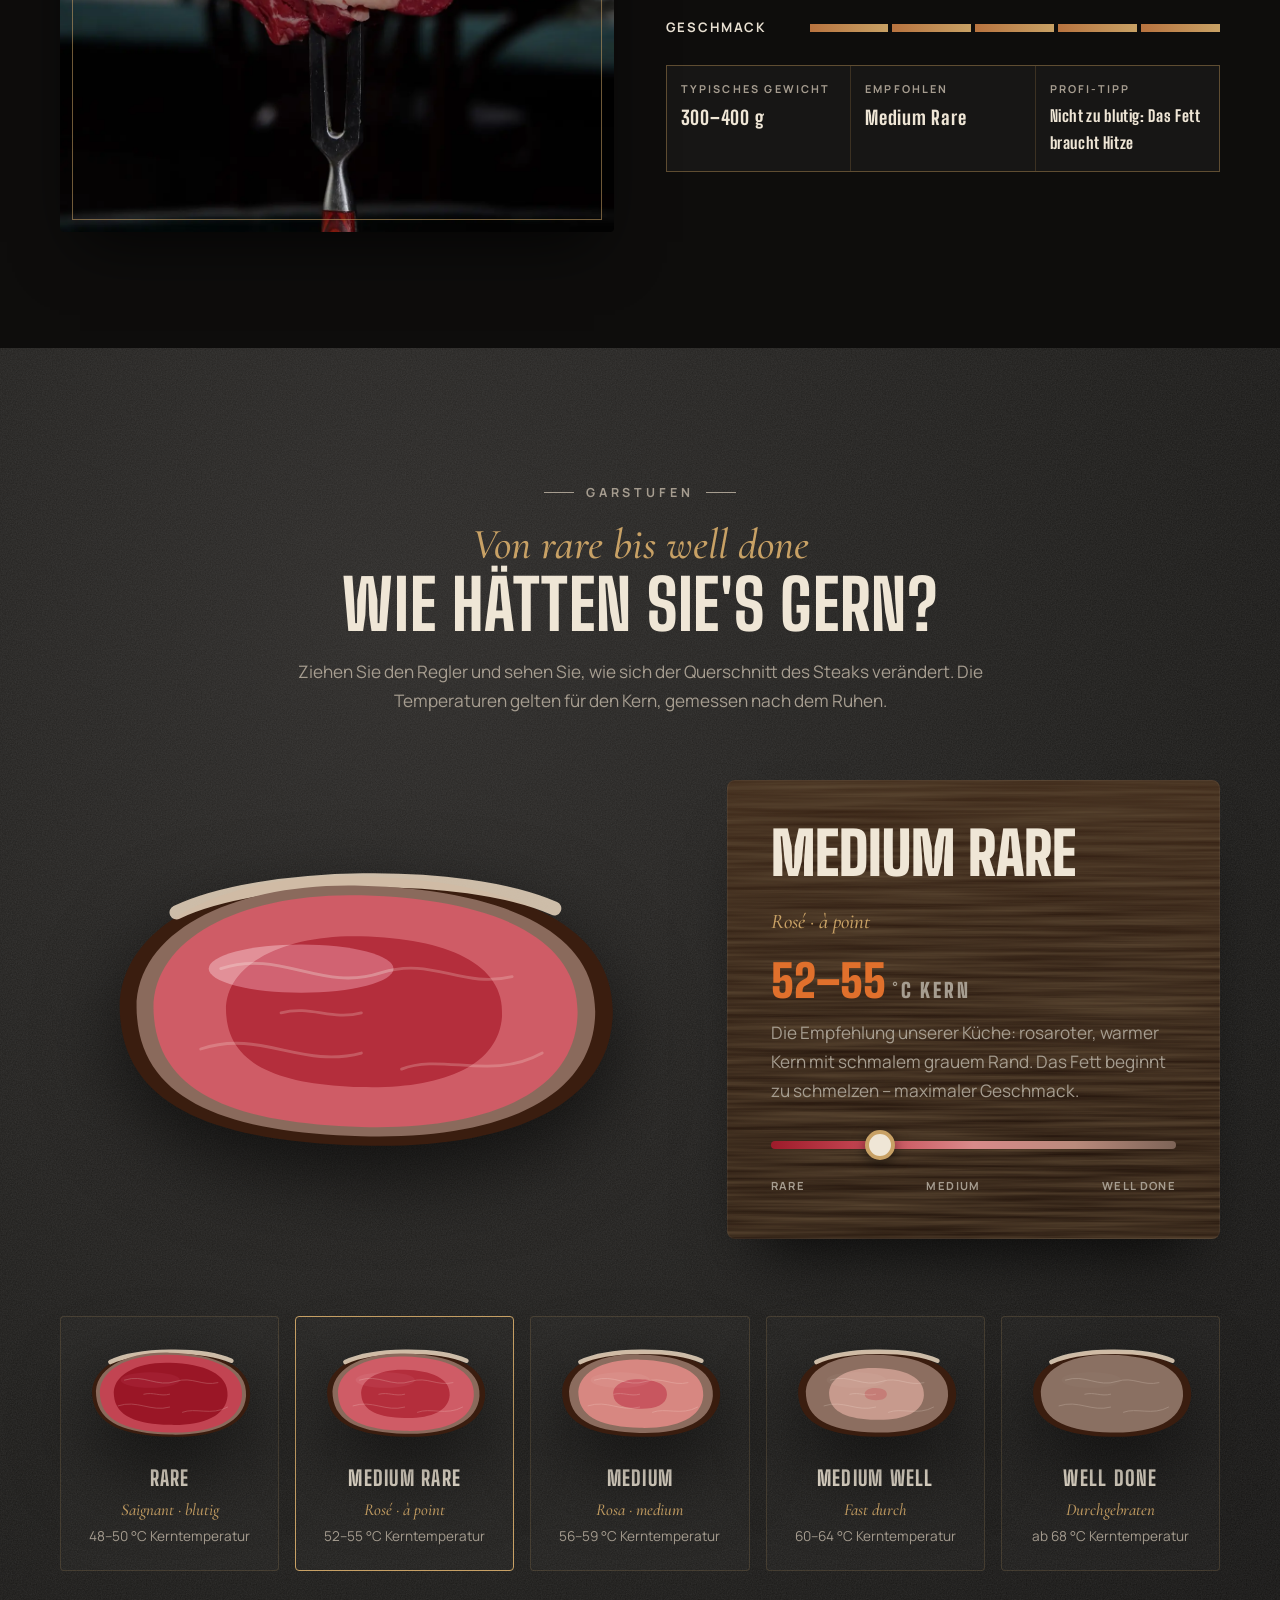
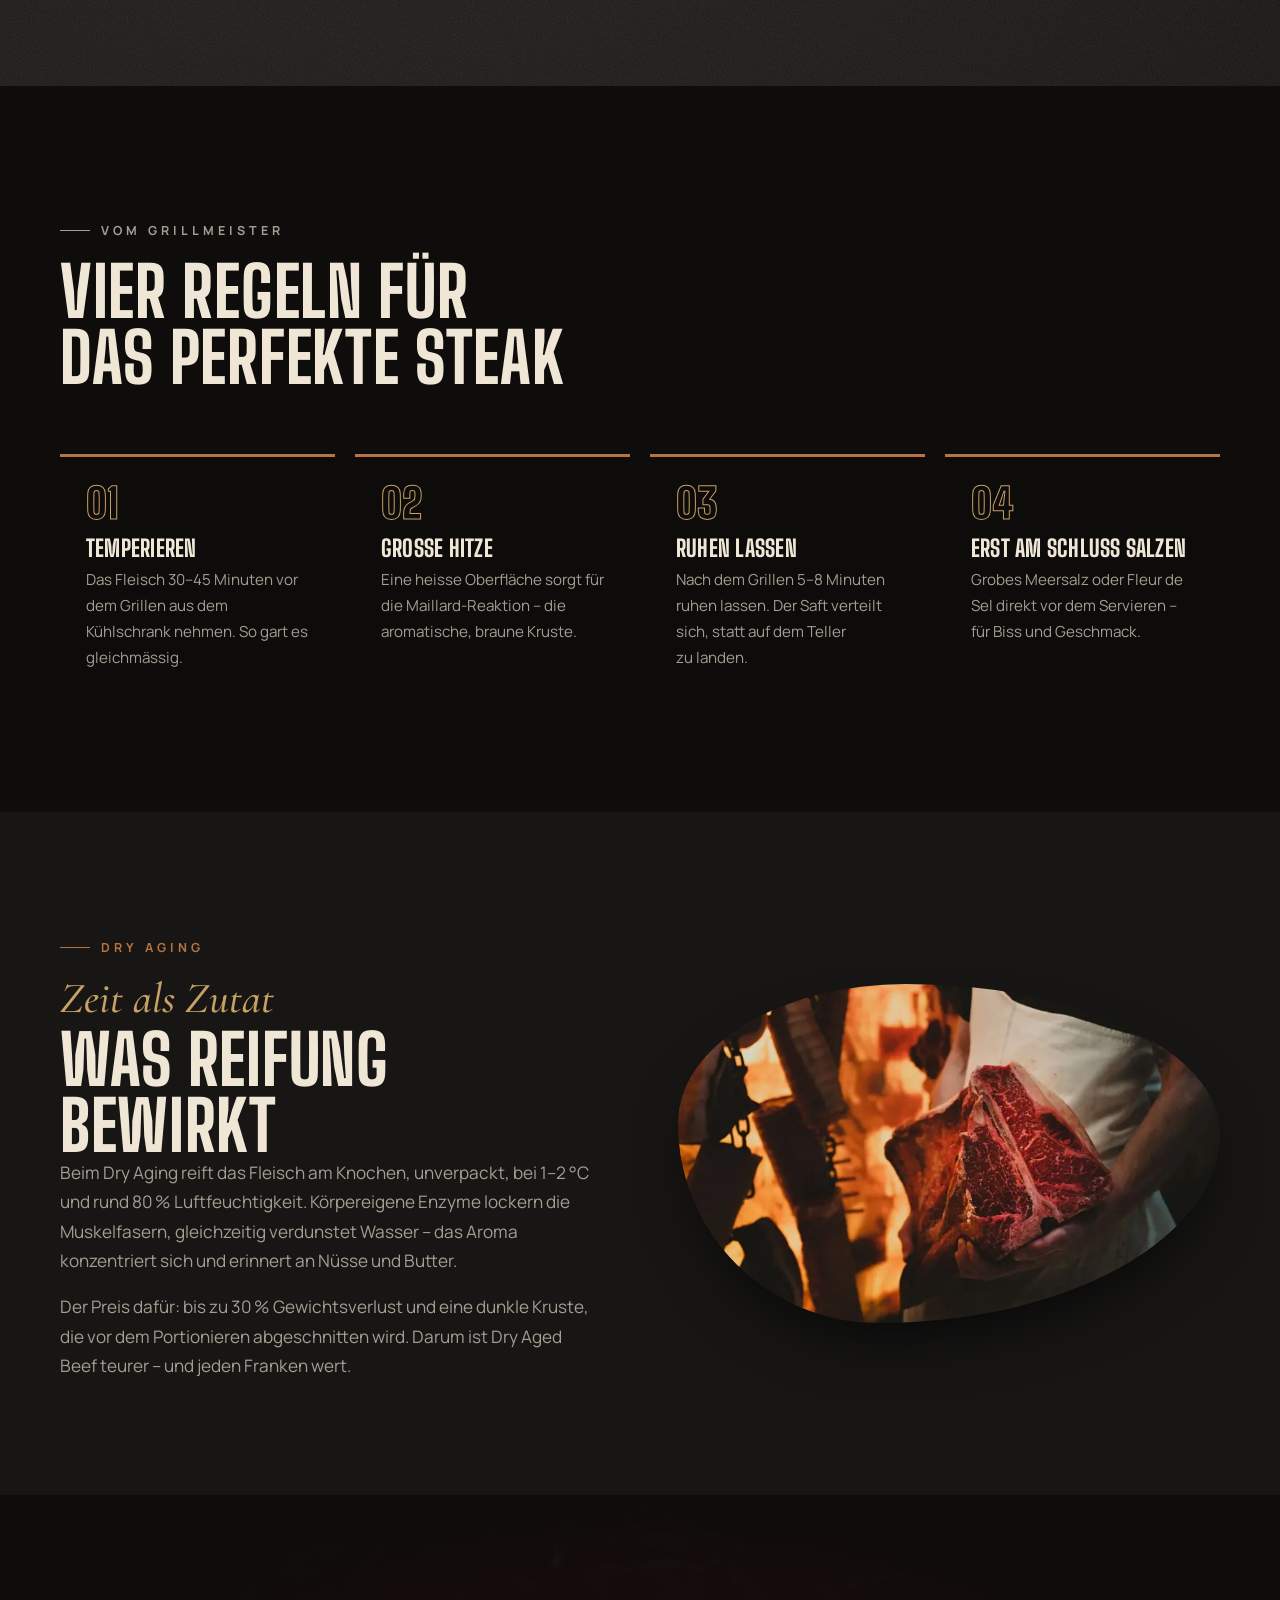
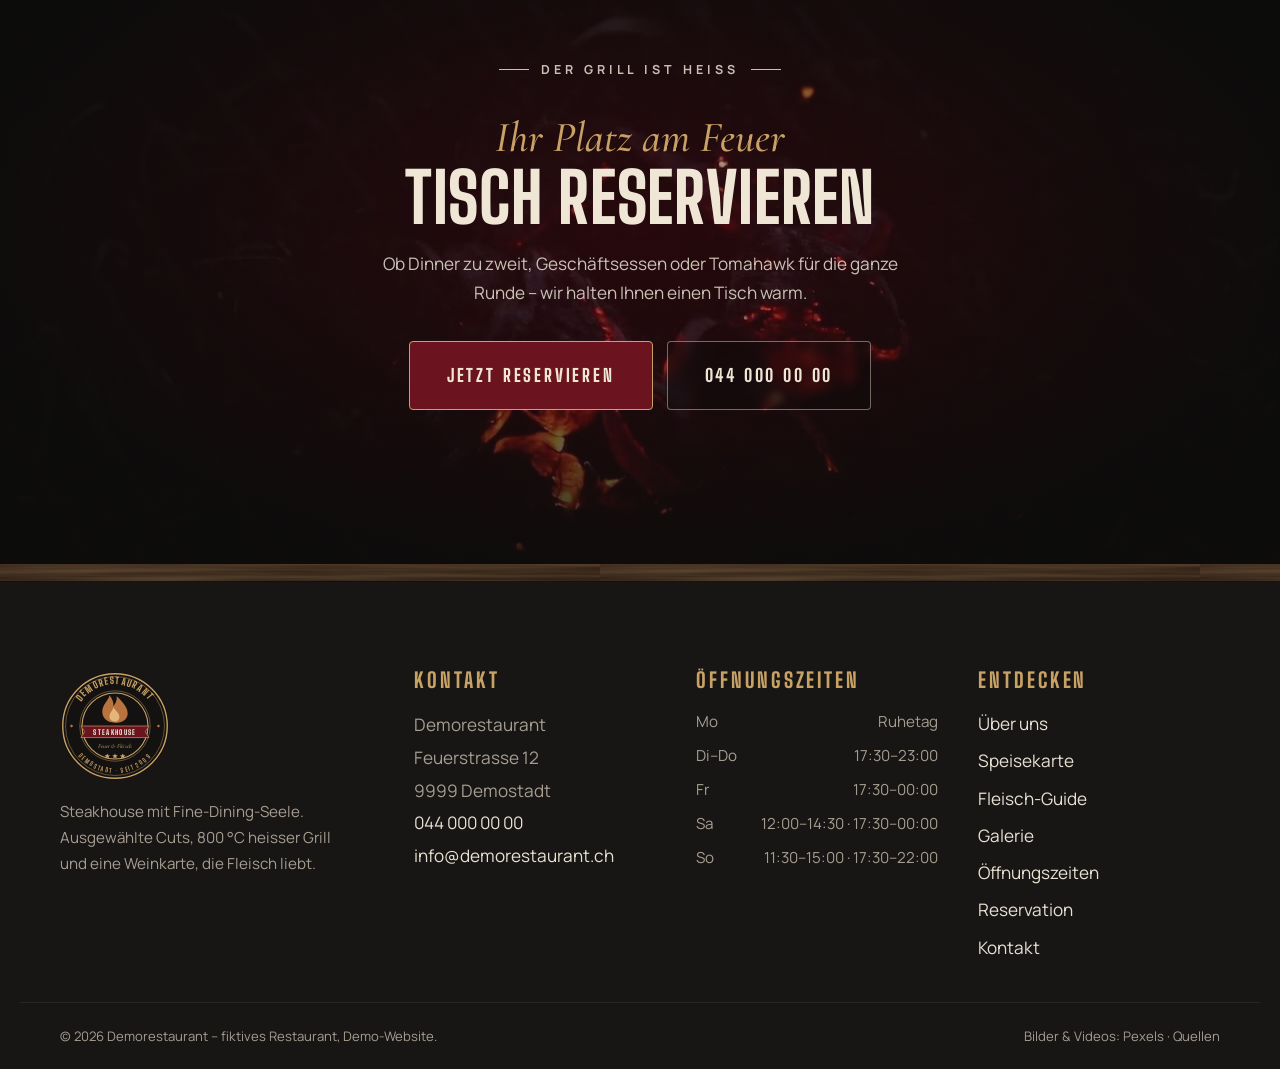
<file: fleisch-guide.html>
<!doctype html>
<html lang="de-CH">
<head>
  <meta charset="utf-8">
  <meta name="viewport" content="width=device-width, initial-scale=1">
  <title>Fleisch-Guide – Demorestaurant</title>
  <meta name="description" content="Der Fleisch-Guide des Demorestaurants: Ribeye, Filet, Entrecôte, T-Bone und Tomahawk erklärt – und alle Garstufen von rare bis well done interaktiv dargestellt.">
  <meta name="theme-color" content="#0e0d0c">
  <meta property="og:title" content="Fleisch-Guide – Demorestaurant">
  <meta property="og:description" content="Der Fleisch-Guide des Demorestaurants: Ribeye, Filet, Entrecôte, T-Bone und Tomahawk erklärt – und alle Garstufen von rare bis well done interaktiv dargestellt.">
  <meta property="og:type" content="website">
  <link rel="icon" href="img/favicon.svg" type="image/svg+xml">
  <link rel="preload" href="fonts/big-shoulders-display-normal-600-900.woff2" as="font" type="font/woff2" crossorigin>
  <link rel="preload" href="fonts/manrope-normal-400-700.woff2" as="font" type="font/woff2" crossorigin>
  <link rel="stylesheet" href="css/fonts.css">
  <link rel="stylesheet" href="css/style.css">
  <script>document.documentElement.classList.add('js');</script>
  <script>window.DONENESS = [{"name": "Rare", "alt": "Saignant · blutig", "temp": "48–50", "grey": 0.95, "pink": 0.9, "core": 0.72, "cGrey": "#8a6a5c", "cPink": "#c24452", "cCore": "#9a1626", "juice": 1, "desc": "Aussen kräftig angebraten, innen fast durchgehend dunkelrot und kühl-warm. Sehr saftig, ideal für mageres Filet."}, {"name": "Medium Rare", "alt": "Rosé · à point", "temp": "52–55", "grey": 0.93, "pink": 0.86, "core": 0.56, "cGrey": "#8a6a5c", "cPink": "#cf5c66", "cCore": "#b42e3c", "juice": 0.85, "desc": "Die Empfehlung unserer Küche: rosaroter, warmer Kern mit schmalem grauem Rand. Das Fett beginnt zu schmelzen – maximaler Geschmack."}, {"name": "Medium", "alt": "Rosa · medium", "temp": "56–59", "grey": 0.91, "pink": 0.79, "core": 0.34, "cGrey": "#8b6c5e", "cPink": "#d78781", "cCore": "#c8565f", "juice": 0.6, "desc": "Ein rosa Kern mit breiterem, durchgegartem Rand. Fester im Biss, immer noch saftig – gut für kräftig marmorierte Cuts."}, {"name": "Medium Well", "alt": "Fast durch", "temp": "60–64", "grey": 0.9, "pink": 0.6, "core": 0.14, "cGrey": "#8c6e60", "cPink": "#c79a8d", "cCore": "#c57d77", "juice": 0.3, "desc": "Nur noch ein Hauch von Rosa in der Mitte. Das Fleisch wird fester und gibt weniger Saft ab."}, {"name": "Well Done", "alt": "Durchgebraten", "temp": "ab 68", "grey": 0.9, "pink": 0.0, "core": 0.0, "cGrey": "#8a7062", "cPink": "#a07e70", "cCore": "#a07e70", "juice": 0, "desc": "Vollständig durchgegart, graubraun bis in den Kern. Gerne grillen wir es so für Sie – am besten eignet sich dann ein fettreicher Cut wie das Ribeye."}];</script>
  <script src="js/main.js" defer></script>
</head>
<body>
  <a class="skip-link" href="#inhalt">Zum Inhalt springen</a>
  <svg class="sr-only" aria-hidden="true" focusable="false" xmlns="http://www.w3.org/2000/svg">
  <defs>
    <path id="arc-top" d="M24,100 A76,76 0 0 1 176,100"/>
    <path id="arc-bottom" d="M14,100 A86,86 0 0 0 186,100"/>
  </defs>
  <symbol id="stamp-ring" viewBox="0 0 200 200">
    <circle cx="100" cy="100" r="98" fill="#141211"/>
    <circle cx="100" cy="100" r="95" fill="none" stroke="#c8a165" stroke-width="2.5"/>
    <circle cx="100" cy="100" r="90" fill="none" stroke="#c8a165" stroke-width=".8"/>
    <circle cx="100" cy="100" r="64" fill="none" stroke="#c8a165" stroke-width=".8"/>
    <text font-family="'Big Shoulders Display', 'Arial Narrow', Impact, sans-serif" font-weight="800" font-size="17" letter-spacing="2.6" fill="#c8a165"><textPath href="#arc-top" startOffset="50%" text-anchor="middle">DEMORESTAURANT</textPath></text>
    <text font-family="'Big Shoulders Display', 'Arial Narrow', Impact, sans-serif" font-weight="700" font-size="11.5" letter-spacing="3" fill="#c8a165"><textPath href="#arc-bottom" startOffset="50%" text-anchor="middle">DEMOSTADT · SEIT 2009</textPath></text>
    <path d="M18,100 l3,-2.6 3,2.6 -3,2.6z M176,100 l3,-2.6 3,2.6 -3,2.6z" fill="#b8733f"/>
  </symbol>
  <symbol id="stamp-core" viewBox="0 0 200 200">
    <circle cx="100" cy="100" r="60" fill="#141211" stroke="#c8a165" stroke-width="2"/>
    <path d="M100,94 C84,94 76,84 77,72 C78,60 88,54 90,44 C96,52 98,58 97,64 C102,58 104,52 103,46 C114,56 124,68 123,78 C122,88 114,94 100,94 Z" fill="#b8733f"/>
    <path d="M100,92 C93,92 89,87 90,81 C91,75 96,72 97,66 C101,72 108,77 108,83 C108,88 105,92 100,92 Z" fill="#e3b779"/>
    <path d="M38,100 L162,100 L155,110.5 L162,121 L38,121 L45,110.5 Z" fill="#6b1420" stroke="#c8a165" stroke-width="1.2"/>
    <text x="100" y="115.5" text-anchor="middle" font-family="'Big Shoulders Display', 'Arial Narrow', Impact, sans-serif" font-weight="800" font-size="13" letter-spacing="2.4" fill="#efe6d6">STEAKHOUSE</text>
    <text x="100" y="140" text-anchor="middle" font-family="'Cormorant Garamond', Georgia, serif" font-style="italic" font-size="11" fill="#c8a165">Feuer &amp; Fleisch</text>
    <path d="M86,150 l1.5,3 3.3,.4 -2.4,2.3 .6,3.3 -3,-1.6 -3,1.6 .6,-3.3 -2.4,-2.3 3.3,-.4z M100,150 l1.5,3 3.3,.4 -2.4,2.3 .6,3.3 -3,-1.6 -3,1.6 .6,-3.3 -2.4,-2.3 3.3,-.4z M114,150 l1.5,3 3.3,.4 -2.4,2.3 .6,3.3 -3,-1.6 -3,1.6 .6,-3.3 -2.4,-2.3 3.3,-.4z" fill="#c8a165"/>
  </symbol>
  <symbol id="stamp" viewBox="0 0 200 200"><use href="#stamp-ring"/><use href="#stamp-core"/></symbol>
  <symbol id="i-phone" viewBox="0 0 24 24" fill="none" stroke="currentColor" stroke-width="1.6" stroke-linecap="round" stroke-linejoin="round"><path d="M5 3h4l2 5-2.5 1.5a11 11 0 0 0 6 6L16 13l5 2v4a2 2 0 0 1-2 2A16 16 0 0 1 3 5a2 2 0 0 1 2-2"/></symbol>
  <symbol id="i-mail" viewBox="0 0 24 24" fill="none" stroke="currentColor" stroke-width="1.6" stroke-linecap="round" stroke-linejoin="round"><rect x="3" y="5" width="18" height="14" rx="2"/><path d="m3 7 9 6 9-6"/></symbol>
  <symbol id="i-pin" viewBox="0 0 24 24" fill="none" stroke="currentColor" stroke-width="1.6" stroke-linecap="round" stroke-linejoin="round"><path d="M12 21s-7-6.2-7-11.5a7 7 0 0 1 14 0C19 14.8 12 21 12 21z"/><circle cx="12" cy="9.5" r="2.5"/></symbol>
  <symbol id="i-clock" viewBox="0 0 24 24" fill="none" stroke="currentColor" stroke-width="1.6" stroke-linecap="round"><circle cx="12" cy="12" r="9"/><path d="M12 7v5l3 2"/></symbol>
  <symbol id="i-glass" viewBox="0 0 24 24" fill="none" stroke="currentColor" stroke-width="1.6" stroke-linecap="round" stroke-linejoin="round"><path d="M7 3h10l-.6 5.5a4.4 4.4 0 0 1-8.8 0z"/><path d="M12 13v8M8 21h8"/><path d="M7.4 7h9.2" opacity=".6"/></symbol>
  <symbol id="i-info" viewBox="0 0 24 24" fill="none" stroke="currentColor" stroke-width="1.6" stroke-linecap="round"><circle cx="12" cy="12" r="9"/><path d="M12 11v6M12 7.5v.01"/></symbol>
  <symbol id="i-play" viewBox="0 0 24 24" fill="currentColor"><path d="M7 4.5v15l13-7.5z"/></symbol>
  <symbol id="i-pause" viewBox="0 0 24 24" fill="currentColor"><path d="M6 4h4v16H6zM14 4h4v16h-4z"/></symbol>
  <symbol id="i-close" viewBox="0 0 24 24" fill="none" stroke="currentColor" stroke-width="2" stroke-linecap="round"><path d="M6 6l12 12M18 6 6 18"/></symbol>
  <symbol id="i-prev" viewBox="0 0 24 24" fill="none" stroke="currentColor" stroke-width="2" stroke-linecap="round" stroke-linejoin="round"><path d="m15 5-7 7 7 7"/></symbol>
  <symbol id="i-next" viewBox="0 0 24 24" fill="none" stroke="currentColor" stroke-width="2" stroke-linecap="round" stroke-linejoin="round"><path d="m9 5 7 7-7 7"/></symbol>
  <symbol id="i-flame" viewBox="0 0 48 48" fill="none" stroke="currentColor" stroke-width="1.6" stroke-linejoin="round"><path d="M24 44c-8 0-13-5.5-12.5-12.5S19 21 20 14c4 4.5 5 8 4.4 11.5C27.5 22 29 18 28 14c6.5 5.5 9.5 12.5 9 18.5S32 44 24 44z"/><path d="M24 42c-3.5 0-5.6-2.6-5-6s3.4-5 4-8.5c2.6 3.4 6.4 5.8 6.4 9.4 0 3-2.2 5.1-5.4 5.1z"/></symbol>
  <symbol id="i-clock48" viewBox="0 0 48 48" fill="none" stroke="currentColor" stroke-width="1.6" stroke-linecap="round"><rect x="9" y="5" width="30" height="38" rx="2"/><path d="M14 12h20M14 18h20M14 24h20M14 30h12"/><circle cx="34" cy="36" r="7" fill="#0e0d0c"/><path d="M34 32.5V36l2.4 1.6"/></symbol>
  <symbol id="i-farm" viewBox="0 0 48 48" fill="none" stroke="currentColor" stroke-width="1.6" stroke-linejoin="round" stroke-linecap="round"><path d="M4 42h40M8 42V22l10-8 10 8v20"/><path d="M14 42V30h8v12M28 26h12v16"/><path d="M34 26V14l4-4 4 4v12"/><path d="M4 42c6-4 10-4 16 0"/></symbol>
  <symbol id="i-knife" viewBox="0 0 48 48" fill="none" stroke="currentColor" stroke-width="1.6" stroke-linejoin="round" stroke-linecap="round"><path d="M6 36 34 8c4 4 4 12-2 18L20 38z"/><path d="m20 38 4 4 4-4-4-4M30 42l12-12"/><circle cx="36" cy="36" r="1.2"/></symbol>
  <symbol id="i-train" viewBox="0 0 48 48" fill="none" stroke="currentColor" stroke-width="1.6" stroke-linejoin="round" stroke-linecap="round"><rect x="12" y="6" width="24" height="30" rx="5"/><path d="M12 22h24M18 30h.01M30 30h.01M16 42l4-6M32 42l-4-6"/></symbol>
  <symbol id="i-car" viewBox="0 0 48 48" fill="none" stroke="currentColor" stroke-width="1.6" stroke-linejoin="round" stroke-linecap="round"><path d="M6 32V24l5-10h26l5 10v8z"/><path d="M6 24h36M10 32v5h6v-5M32 32v5h6v-5"/><circle cx="14" cy="28" r="1.3"/><circle cx="34" cy="28" r="1.3"/></symbol>
  <symbol id="i-bike" viewBox="0 0 48 48" fill="none" stroke="currentColor" stroke-width="1.6" stroke-linejoin="round" stroke-linecap="round"><circle cx="12" cy="32" r="8"/><circle cx="36" cy="32" r="8"/><path d="m12 32 7-14h12l5 14M19 18l7 14h10M17 12h6M30 12h5l-4 6"/></symbol>
</svg>
  <div class="page-curtain" aria-hidden="true"></div>
  <header class="site-header">
    <a class="brand" href="index.html" aria-label="Demorestaurant – zur Startseite">
      <svg class="stamp" viewBox="0 0 200 200" aria-hidden="true"><use href="#stamp"/></svg>
      <span class="brand-name">Demorestaurant<small>Steakhouse · Demostadt</small></span>
    </a>
    <nav class="main-nav" id="main-nav" aria-label="Hauptnavigation">
      <ul>
        <li><a href="index.html">Start</a></li>
        <li><a href="ueber-uns.html">Über uns</a></li>
        <li><a href="speisekarte.html">Speisekarte</a></li>
        <li><a href="fleisch-guide.html" aria-current="page">Fleisch-Guide</a></li>
        <li><a href="galerie.html">Galerie</a></li>
        <li><a href="oeffnungszeiten.html">Öffnungszeiten</a></li>
        <li><a href="kontakt.html">Kontakt</a></li>
      </ul>
      <a class="btn nav-cta" href="reservation.html">Tisch reservieren</a>
      <p class="nav-meta">Feuerstrasse 12 · 9999 Demostadt<br><a href="tel:+41440000000">044 000 00 00</a></p>
    </nav>
    <a class="btn btn--small header-cta" href="reservation.html">Reservieren</a>
    <button class="nav-toggle" type="button" aria-expanded="false" aria-controls="main-nav">
      <span class="sr-only">Menü öffnen</span><span class="bar"></span><span class="bar"></span><span class="bar"></span>
    </button>
  </header>

  <main id="inhalt">
    <section class="page-hero">
      <div class="page-hero__bg"><img src="img/tomahawk-flamme-sm.webp" srcset="img/tomahawk-flamme-sm.webp 507w, img/tomahawk-flamme.webp 1067w" sizes="100vw" width="1067" height="1600" alt="Tomahawk-Steak wird mit einem Brenner abgeflammt" fetchpriority="high" decoding="async"></div>
      <div class="wrap">
        <p class="eyebrow">Fleisch-Guide</p>
        <h1><span class="script">Wissen, was auf den Teller kommt</span>Cuts &amp; Garstufen</h1>
        <p class="lead" data-reveal style="--d:.2s">Welches Stück stammt woher, wie unterscheiden sich Ribeye und Entrecôte – und was heisst eigentlich «medium rare»? Hier finden Sie alle Antworten.</p>
      </div>
    </section>

    <section class="section" id="cuts" aria-labelledby="cuts-h">
      <div class="wrap">
        <div class="cow-wrap">
          <div data-reveal="scale">
<svg class="cow" viewBox="20 40 570 290" role="group" aria-label="Schematische Darstellung eines Rindes mit den Teilstücken">
              <defs><clipPath id="cow-clip"><path d="M120,92 C165,68 230,60 300,62 C380,64 450,58 505,68 C532,73 548,92 548,118 C552,128 556,140 560,170 C563,190 566,214 572,236 L564,240 C557,216 553,196 549,170 C547,184 541,196 534,206 L530,312 L506,312 L500,236 C470,244 430,248 400,246 C340,254 260,252 206,240 L202,312 L178,312 L174,228 C160,216 150,202 140,188 C128,172 118,162 104,158 C90,170 70,180 52,178 C38,177 30,168 32,156 C34,140 44,124 58,112 L70,98 L60,82 L80,88 C92,86 106,88 120,92 Z"/></clipPath></defs>
              <path class="silhouette" d="M120,92 C165,68 230,60 300,62 C380,64 450,58 505,68 C532,73 548,92 548,118 C552,128 556,140 560,170 C563,190 566,214 572,236 L564,240 C557,216 553,196 549,170 C547,184 541,196 534,206 L530,312 L506,312 L500,236 C470,244 430,248 400,246 C340,254 260,252 206,240 L202,312 L178,312 L174,228 C160,216 150,202 140,188 C128,172 118,162 104,158 C90,170 70,180 52,178 C38,177 30,168 32,156 C34,140 44,124 58,112 L70,98 L60,82 L80,88 C92,86 106,88 120,92 Z"/>
              <g clip-path="url(#cow-clip)">
                <path class="region" data-region="hals" d="M0,0 H165 V340 H0 Z"/><path class="region" data-region="schulter" d="M165,0 H250 V165 H165 Z"/><path class="region" data-region="brust" d="M120,165 H250 V340 H120 Z"/><path class="region is-cut" data-region="hochrippe" data-cut="ribeye" d="M250,0 H330 V150 H250 Z" tabindex="0" role="button" aria-label="Hochrippe – zum Cut springen"/><path class="region is-cut" data-region="roastbeef" data-cut="entrecote" d="M330,0 H420 V122 H330 Z" tabindex="0" role="button" aria-label="Nierstück – zum Cut springen"/><path class="region is-cut" data-region="filet" data-cut="filet" d="M330,122 H420 V156 H330 Z" tabindex="0" role="button" aria-label="Filet – zum Cut springen"/><path class="region" data-region="bauch" d="M250,150 H330 V156 H420 V340 H250 Z"/><path class="region" data-region="stotzen" d="M420,0 H600 V340 H420 Z"/>
              </g>
              <path class="details" d="M48,148 a4,4 0 1 0 0.1,0 M60,82 C66,74 76,70 84,72"/>
              <path class="silhouette" d="M120,92 C165,68 230,60 300,62 C380,64 450,58 505,68 C532,73 548,92 548,118 C552,128 556,140 560,170 C563,190 566,214 572,236 L564,240 C557,216 553,196 549,170 C547,184 541,196 534,206 L530,312 L506,312 L500,236 C470,244 430,248 400,246 C340,254 260,252 206,240 L202,312 L178,312 L174,228 C160,216 150,202 140,188 C128,172 118,162 104,158 C90,170 70,180 52,178 C38,177 30,168 32,156 C34,140 44,124 58,112 L70,98 L60,82 L80,88 C92,86 106,88 120,92 Z" style="fill:none;pointer-events:none"/>
              <text class="label" x="92" y="140" text-anchor="middle">Hals</text><text class="label" x="207" y="118" text-anchor="middle">Schulter</text><text class="label" x="200" y="210" text-anchor="middle">Brust</text><text class="label is-cut-label" x="290" y="108" text-anchor="middle">Hochrippe</text><text class="label is-cut-label" x="375" y="98" text-anchor="middle">Nierstück</text><text class="label is-cut-label" x="375" y="144" text-anchor="middle">Filet</text><text class="label" x="330" y="210" text-anchor="middle">Bauch</text><text class="label" x="482" y="140" text-anchor="middle">Stotzen</text>
            </svg>
          </div>
          <div>
            <p class="eyebrow" data-reveal>Die Teilstücke</p>
            <h2 id="cuts-h" data-reveal style="--d:.1s"><span class="script">Woher kommt mein Steak?</span>Fünf Cuts im Porträt</h2>
            <p class="muted" data-reveal style="--d:.2s">Die besten Steaks stammen aus dem Rücken des Rindes – dort, wo die Muskeln am wenigsten arbeiten und darum besonders zart sind. Tippen Sie auf eine markierte Zone oder wählen Sie unten einen Cut.</p>
          </div>
        </div>

        <div style="margin-top:clamp(48px,6vw,80px)">
          <div class="cut-tabs" role="tablist" aria-label="Steak-Cuts"><button class="cut-tab" type="button" role="tab" id="tab-ribeye" data-cut="ribeye" aria-controls="cut-ribeye" aria-selected="true">Ribeye</button><button class="cut-tab" type="button" role="tab" id="tab-filet" data-cut="filet" aria-controls="cut-filet" aria-selected="false">Filet</button><button class="cut-tab" type="button" role="tab" id="tab-entrecote" data-cut="entrecote" aria-controls="cut-entrecote" aria-selected="false">Entrecôte</button><button class="cut-tab" type="button" role="tab" id="tab-tbone" data-cut="tbone" aria-controls="cut-tbone" aria-selected="false">T-Bone</button><button class="cut-tab" type="button" role="tab" id="tab-tomahawk" data-cut="tomahawk" aria-controls="cut-tomahawk" aria-selected="false">Tomahawk</button></div>
          <article class="cut-panel" id="cut-ribeye" role="tabpanel" aria-labelledby="tab-ribeye" data-regions="hochrippe">
            <div class="frame frame--gold"><img src="img/ribeye-dunkel-sm.webp" srcset="img/ribeye-dunkel-sm.webp 570w, img/ribeye-dunkel.webp 1199w" sizes="(max-width: 860px) 90vw, 45vw" width="1199" height="1600" alt="Rohes Ribeye mit deutlicher Marmorierung" loading="lazy" decoding="async"></div>
            <div class="cut-info">
              <h3>Ribeye</h3>
              <p class="origin">Aus der Hochrippe (Hohrücken)</p>
              <p>Das Ribeye stammt aus dem vorderen Rücken, wo der Muskel wenig arbeitet. Sein Markenzeichen ist das «Eye» – ein Fettauge in der Mitte, das beim Grillen schmilzt und das Fleisch von innen saftig hält. Für viele das geschmackvollste Steak überhaupt.</p>
              <div class="meters"><div class="meter"><span>Marmorierung</span><span class="meter__bar" role="img" aria-label="5 von 5"><i class="on" style="--n:0"></i><i class="on" style="--n:1"></i><i class="on" style="--n:2"></i><i class="on" style="--n:3"></i><i class="on" style="--n:4"></i></span></div><div class="meter"><span>Zartheit</span><span class="meter__bar" role="img" aria-label="4 von 5"><i class="on" style="--n:0"></i><i class="on" style="--n:1"></i><i class="on" style="--n:2"></i><i class="on" style="--n:3"></i><i class="" style="--n:4"></i></span></div><div class="meter"><span>Geschmack</span><span class="meter__bar" role="img" aria-label="5 von 5"><i class="on" style="--n:0"></i><i class="on" style="--n:1"></i><i class="on" style="--n:2"></i><i class="on" style="--n:3"></i><i class="on" style="--n:4"></i></span></div></div>
              <dl class="facts"><div><dt>Typisches Gewicht</dt><dd>300–400 g</dd></div><div><dt>Empfohlen</dt><dd>Medium Rare</dd></div><div><dt>Profi-Tipp</dt><dd style="font-size:1rem">Nicht zu blutig: Das Fett braucht Hitze</dd></div></dl>
            </div>
          </article>
          <article class="cut-panel" id="cut-filet" role="tabpanel" aria-labelledby="tab-filet" data-regions="filet">
            <div class="frame frame--gold"><img src="img/filet-sm.webp" srcset="img/filet-sm.webp 760w, img/filet.webp 1600w" sizes="(max-width: 860px) 90vw, 45vw" width="1600" height="1066" alt="Filetsteak mit Kräutern auf schwarzem Teller" loading="lazy" decoding="async"></div>
            <div class="cut-info">
              <h3>Filet</h3>
              <p class="origin">Aus der Lende, unter dem Rücken</p>
              <p>Das Filet ist der Muskel, der am wenigsten bewegt wird – darum ist es das zarteste Stück des Rindes. Es ist mager und mild im Geschmack, ideal mit einer kräftigen Sauce wie Béarnaise oder Café de Paris.</p>
              <div class="meters"><div class="meter"><span>Marmorierung</span><span class="meter__bar" role="img" aria-label="2 von 5"><i class="on" style="--n:0"></i><i class="on" style="--n:1"></i><i class="" style="--n:2"></i><i class="" style="--n:3"></i><i class="" style="--n:4"></i></span></div><div class="meter"><span>Zartheit</span><span class="meter__bar" role="img" aria-label="5 von 5"><i class="on" style="--n:0"></i><i class="on" style="--n:1"></i><i class="on" style="--n:2"></i><i class="on" style="--n:3"></i><i class="on" style="--n:4"></i></span></div><div class="meter"><span>Geschmack</span><span class="meter__bar" role="img" aria-label="3 von 5"><i class="on" style="--n:0"></i><i class="on" style="--n:1"></i><i class="on" style="--n:2"></i><i class="" style="--n:3"></i><i class="" style="--n:4"></i></span></div></div>
              <dl class="facts"><div><dt>Typisches Gewicht</dt><dd>180–250 g</dd></div><div><dt>Empfohlen</dt><dd>Rare – Medium Rare</dd></div><div><dt>Profi-Tipp</dt><dd style="font-size:1rem">Hoch geschnitten, kurz und heiss</dd></div></dl>
            </div>
          </article>
          <article class="cut-panel" id="cut-entrecote" role="tabpanel" aria-labelledby="tab-entrecote" data-regions="roastbeef">
            <div class="frame frame--gold"><img src="img/entrecote-sm.webp" srcset="img/entrecote-sm.webp 570w, img/entrecote.webp 1200w" sizes="(max-width: 860px) 90vw, 45vw" width="1200" height="1600" alt="Gegrilltes Entrecôte mit Pfeffersauce" loading="lazy" decoding="async"></div>
            <div class="cut-info">
              <h3>Entrecôte</h3>
              <p class="origin">Aus dem Nierstück (Roastbeef)</p>
              <p>In der Schweiz ein Klassiker: Das Entrecôte stammt aus dem hinteren Rücken und trägt einen typischen Fettrand. Es ist etwas fester als das Ribeye, hat aber einen ausgeprägten, kräftigen Rindfleischgeschmack – besonders nach dem Dry Aging.</p>
              <div class="meters"><div class="meter"><span>Marmorierung</span><span class="meter__bar" role="img" aria-label="3 von 5"><i class="on" style="--n:0"></i><i class="on" style="--n:1"></i><i class="on" style="--n:2"></i><i class="" style="--n:3"></i><i class="" style="--n:4"></i></span></div><div class="meter"><span>Zartheit</span><span class="meter__bar" role="img" aria-label="4 von 5"><i class="on" style="--n:0"></i><i class="on" style="--n:1"></i><i class="on" style="--n:2"></i><i class="on" style="--n:3"></i><i class="" style="--n:4"></i></span></div><div class="meter"><span>Geschmack</span><span class="meter__bar" role="img" aria-label="4 von 5"><i class="on" style="--n:0"></i><i class="on" style="--n:1"></i><i class="on" style="--n:2"></i><i class="on" style="--n:3"></i><i class="" style="--n:4"></i></span></div></div>
              <dl class="facts"><div><dt>Typisches Gewicht</dt><dd>250–350 g</dd></div><div><dt>Empfohlen</dt><dd>Medium Rare</dd></div><div><dt>Profi-Tipp</dt><dd style="font-size:1rem">Fettrand einschneiden, sonst wölbt es sich</dd></div></dl>
            </div>
          </article>
          <article class="cut-panel" id="cut-tbone" role="tabpanel" aria-labelledby="tab-tbone" data-regions="roastbeef filet">
            <div class="frame frame--gold"><img src="img/tbone-sm.webp" srcset="img/tbone-sm.webp 507w, img/tbone.webp 1067w" sizes="(max-width: 860px) 90vw, 45vw" width="1067" height="1600" alt="T-Bone-Steak mit Sauce und Zitrone" loading="lazy" decoding="async"></div>
            <div class="cut-info">
              <h3>T-Bone</h3>
              <p class="origin">Nierstück mit Knochen: Roastbeef + Filet</p>
              <p>Zwei Steaks in einem: Auf der einen Seite des T-förmigen Knochens liegt das Roastbeef, auf der anderen ein Stück Filet. Der Knochen leitet Wärme und gibt zusätzliches Aroma. Ist der Filetanteil besonders gross, spricht man vom Porterhouse.</p>
              <div class="meters"><div class="meter"><span>Marmorierung</span><span class="meter__bar" role="img" aria-label="3 von 5"><i class="on" style="--n:0"></i><i class="on" style="--n:1"></i><i class="on" style="--n:2"></i><i class="" style="--n:3"></i><i class="" style="--n:4"></i></span></div><div class="meter"><span>Zartheit</span><span class="meter__bar" role="img" aria-label="4 von 5"><i class="on" style="--n:0"></i><i class="on" style="--n:1"></i><i class="on" style="--n:2"></i><i class="on" style="--n:3"></i><i class="" style="--n:4"></i></span></div><div class="meter"><span>Geschmack</span><span class="meter__bar" role="img" aria-label="5 von 5"><i class="on" style="--n:0"></i><i class="on" style="--n:1"></i><i class="on" style="--n:2"></i><i class="on" style="--n:3"></i><i class="on" style="--n:4"></i></span></div></div>
              <dl class="facts"><div><dt>Typisches Gewicht</dt><dd>500–800 g</dd></div><div><dt>Empfohlen</dt><dd>Medium Rare</dd></div><div><dt>Profi-Tipp</dt><dd style="font-size:1rem">Filetseite etwas weiter weg von der Glut</dd></div></dl>
            </div>
          </article>
          <article class="cut-panel" id="cut-tomahawk" role="tabpanel" aria-labelledby="tab-tomahawk" data-regions="hochrippe">
            <div class="frame frame--gold"><img src="img/tomahawk-brett-sm.webp" srcset="img/tomahawk-brett-sm.webp 427w, img/tomahawk-brett.webp 900w" sizes="(max-width: 860px) 90vw, 45vw" width="900" height="1600" alt="Tomahawk-Steak auf einem Holzbrett" loading="lazy" decoding="async"></div>
            <div class="cut-info">
              <h3>Tomahawk</h3>
              <p class="origin">Hochrippe mit langem Rippenknochen</p>
              <p>Der Tomahawk ist ein Ribeye mit dem ganzen, sauber freigelegten Rippenknochen – benannt nach seiner Form, die an ein Beil erinnert. Mit über einem Kilo ist er ein Steak zum Teilen. Wir garen ihn rückwärts: erst sanft, dann heiss angegrillt.</p>
              <div class="meters"><div class="meter"><span>Marmorierung</span><span class="meter__bar" role="img" aria-label="5 von 5"><i class="on" style="--n:0"></i><i class="on" style="--n:1"></i><i class="on" style="--n:2"></i><i class="on" style="--n:3"></i><i class="on" style="--n:4"></i></span></div><div class="meter"><span>Zartheit</span><span class="meter__bar" role="img" aria-label="4 von 5"><i class="on" style="--n:0"></i><i class="on" style="--n:1"></i><i class="on" style="--n:2"></i><i class="on" style="--n:3"></i><i class="" style="--n:4"></i></span></div><div class="meter"><span>Geschmack</span><span class="meter__bar" role="img" aria-label="5 von 5"><i class="on" style="--n:0"></i><i class="on" style="--n:1"></i><i class="on" style="--n:2"></i><i class="on" style="--n:3"></i><i class="on" style="--n:4"></i></span></div></div>
              <dl class="facts"><div><dt>Typisches Gewicht</dt><dd>1.0–1.4 kg</dd></div><div><dt>Empfohlen</dt><dd>Medium Rare</dd></div><div><dt>Profi-Tipp</dt><dd style="font-size:1rem">Reverse Sear: erst niedrig, dann scharf</dd></div></dl>
            </div>
          </article>
        </div>
      </div>
    </section>

    <section class="section section--concrete" id="garstufen" aria-labelledby="gar-h">
      <div class="wrap">
        <div class="section-head section-head--center">
          <p class="eyebrow eyebrow--center" data-reveal>Garstufen</p>
          <h2 id="gar-h" data-reveal style="--d:.1s"><span class="script">Von rare bis well done</span>Wie hätten Sie's gern?</h2>
          <p data-reveal style="--d:.2s">Ziehen Sie den Regler und sehen Sie, wie sich der Querschnitt des Steaks verändert. Die Temperaturen gelten für den Kern, gemessen nach dem Ruhen.</p>
        </div>
        <div class="doneness">
          <div data-reveal="scale">
            <svg class="steak-svg" id="steak-big" viewBox="0 0 300 180" role="img" aria-label="Querschnitt eines Steaks in der gewählten Garstufe">
                <path d="M30,95 C25,50 80,22 150,24 C225,26 278,48 275,95 C272,140 220,160 150,158 C80,156 34,140 30,95Z" fill="#3a1d0f"/>
                <path d="M58,42 C100,22 200,20 246,40" fill="none" stroke="#ead8c0" stroke-width="7" stroke-linecap="round" opacity=".85"/>
                <path class="layer l-grey" d="M30,95 C25,50 80,22 150,24 C225,26 278,48 275,95 C272,140 220,160 150,158 C80,156 34,140 30,95Z" style="transform:scale(0.93);fill:#8a6a5c"/>
                <path class="layer l-pink" d="M30,95 C25,50 80,22 150,24 C225,26 278,48 275,95 C272,140 220,160 150,158 C80,156 34,140 30,95Z" style="transform:scale(0.86);fill:#cf5c66"/>
                <path class="layer l-core" d="M30,95 C25,50 80,22 150,24 C225,26 278,48 275,95 C272,140 220,160 150,158 C80,156 34,140 30,95Z" style="transform:scale(0.56);fill:#b42e3c"/>
                <g fill="none" stroke="#fff3e6" stroke-linecap="round" opacity=".22" stroke-width="1.4">
                  <path d="M80,70 C110,60 130,82 160,72 C185,64 200,80 225,74"/><path d="M70,110 C100,100 120,120 150,112"/><path d="M170,120 C190,112 215,126 240,112"/><path d="M110,92 C125,88 135,96 150,92"/>
                </g>
                <ellipse class="l-juice" cx="120" cy="70" rx="46" ry="12" fill="#fff" opacity="0.15" style="mix-blend-mode:soft-light"/>
              </svg>
          </div>
          <div class="doneness__board" data-reveal="right">
            <div class="doneness__readout">
              <div>
                <p class="doneness__name" id="d-name">Medium Rare</p>
                <p class="doneness__alt" id="d-alt">Rosé · à point</p>
              </div>
              <p class="doneness__temp" id="d-temp">52–55<small>°C KERN</small></p>
            </div>
            <p class="doneness__desc" id="d-desc" aria-live="polite">Die Empfehlung unserer Küche: rosaroter, warmer Kern mit schmalem grauem Rand. Das Fett beginnt zu schmelzen – maximaler Geschmack.</p>
            <label class="sr-only" for="doneness-range">Garstufe wählen</label>
            <input class="range" id="doneness-range" type="range" min="0" max="400" step="1" value="100">
            <div class="range-labels" aria-hidden="true"><span>Rare</span><span>Medium</span><span>Well Done</span></div>
          </div>
        </div>
        <div class="doneness-row">
          <button class="d-card" type="button" aria-pressed="false" data-reveal style="--d:0.00s">
            <svg class="steak-svg" viewBox="0 0 300 180" aria-hidden="true">
                <path d="M30,95 C25,50 80,22 150,24 C225,26 278,48 275,95 C272,140 220,160 150,158 C80,156 34,140 30,95Z" fill="#3a1d0f"/>
                <path d="M58,42 C100,22 200,20 246,40" fill="none" stroke="#ead8c0" stroke-width="7" stroke-linecap="round" opacity=".85"/>
                <path class="layer l-grey" d="M30,95 C25,50 80,22 150,24 C225,26 278,48 275,95 C272,140 220,160 150,158 C80,156 34,140 30,95Z" style="transform:scale(0.95);fill:#8a6a5c"/>
                <path class="layer l-pink" d="M30,95 C25,50 80,22 150,24 C225,26 278,48 275,95 C272,140 220,160 150,158 C80,156 34,140 30,95Z" style="transform:scale(0.9);fill:#c24452"/>
                <path class="layer l-core" d="M30,95 C25,50 80,22 150,24 C225,26 278,48 275,95 C272,140 220,160 150,158 C80,156 34,140 30,95Z" style="transform:scale(0.72);fill:#9a1626"/>
                <g fill="none" stroke="#fff3e6" stroke-linecap="round" opacity=".22" stroke-width="1.4">
                  <path d="M80,70 C110,60 130,82 160,72 C185,64 200,80 225,74"/><path d="M70,110 C100,100 120,120 150,112"/><path d="M170,120 C190,112 215,126 240,112"/><path d="M110,92 C125,88 135,96 150,92"/>
                </g>
                <ellipse class="l-juice" cx="120" cy="70" rx="46" ry="12" fill="#fff" opacity="0.17" style="mix-blend-mode:soft-light"/>
              </svg>
            <strong>Rare</strong>
            <em>Saignant · blutig</em>
            <span>48–50 °C Kerntemperatur</span>
          </button>
          <button class="d-card is-active" type="button" aria-pressed="true" data-reveal style="--d:0.08s">
            <svg class="steak-svg" viewBox="0 0 300 180" aria-hidden="true">
                <path d="M30,95 C25,50 80,22 150,24 C225,26 278,48 275,95 C272,140 220,160 150,158 C80,156 34,140 30,95Z" fill="#3a1d0f"/>
                <path d="M58,42 C100,22 200,20 246,40" fill="none" stroke="#ead8c0" stroke-width="7" stroke-linecap="round" opacity=".85"/>
                <path class="layer l-grey" d="M30,95 C25,50 80,22 150,24 C225,26 278,48 275,95 C272,140 220,160 150,158 C80,156 34,140 30,95Z" style="transform:scale(0.93);fill:#8a6a5c"/>
                <path class="layer l-pink" d="M30,95 C25,50 80,22 150,24 C225,26 278,48 275,95 C272,140 220,160 150,158 C80,156 34,140 30,95Z" style="transform:scale(0.86);fill:#cf5c66"/>
                <path class="layer l-core" d="M30,95 C25,50 80,22 150,24 C225,26 278,48 275,95 C272,140 220,160 150,158 C80,156 34,140 30,95Z" style="transform:scale(0.56);fill:#b42e3c"/>
                <g fill="none" stroke="#fff3e6" stroke-linecap="round" opacity=".22" stroke-width="1.4">
                  <path d="M80,70 C110,60 130,82 160,72 C185,64 200,80 225,74"/><path d="M70,110 C100,100 120,120 150,112"/><path d="M170,120 C190,112 215,126 240,112"/><path d="M110,92 C125,88 135,96 150,92"/>
                </g>
                <ellipse class="l-juice" cx="120" cy="70" rx="46" ry="12" fill="#fff" opacity="0.15" style="mix-blend-mode:soft-light"/>
              </svg>
            <strong>Medium Rare</strong>
            <em>Rosé · à point</em>
            <span>52–55 °C Kerntemperatur</span>
          </button>
          <button class="d-card" type="button" aria-pressed="false" data-reveal style="--d:0.16s">
            <svg class="steak-svg" viewBox="0 0 300 180" aria-hidden="true">
                <path d="M30,95 C25,50 80,22 150,24 C225,26 278,48 275,95 C272,140 220,160 150,158 C80,156 34,140 30,95Z" fill="#3a1d0f"/>
                <path d="M58,42 C100,22 200,20 246,40" fill="none" stroke="#ead8c0" stroke-width="7" stroke-linecap="round" opacity=".85"/>
                <path class="layer l-grey" d="M30,95 C25,50 80,22 150,24 C225,26 278,48 275,95 C272,140 220,160 150,158 C80,156 34,140 30,95Z" style="transform:scale(0.91);fill:#8b6c5e"/>
                <path class="layer l-pink" d="M30,95 C25,50 80,22 150,24 C225,26 278,48 275,95 C272,140 220,160 150,158 C80,156 34,140 30,95Z" style="transform:scale(0.79);fill:#d78781"/>
                <path class="layer l-core" d="M30,95 C25,50 80,22 150,24 C225,26 278,48 275,95 C272,140 220,160 150,158 C80,156 34,140 30,95Z" style="transform:scale(0.34);fill:#c8565f"/>
                <g fill="none" stroke="#fff3e6" stroke-linecap="round" opacity=".22" stroke-width="1.4">
                  <path d="M80,70 C110,60 130,82 160,72 C185,64 200,80 225,74"/><path d="M70,110 C100,100 120,120 150,112"/><path d="M170,120 C190,112 215,126 240,112"/><path d="M110,92 C125,88 135,96 150,92"/>
                </g>
                <ellipse class="l-juice" cx="120" cy="70" rx="46" ry="12" fill="#fff" opacity="0.12" style="mix-blend-mode:soft-light"/>
              </svg>
            <strong>Medium</strong>
            <em>Rosa · medium</em>
            <span>56–59 °C Kerntemperatur</span>
          </button>
          <button class="d-card" type="button" aria-pressed="false" data-reveal style="--d:0.24s">
            <svg class="steak-svg" viewBox="0 0 300 180" aria-hidden="true">
                <path d="M30,95 C25,50 80,22 150,24 C225,26 278,48 275,95 C272,140 220,160 150,158 C80,156 34,140 30,95Z" fill="#3a1d0f"/>
                <path d="M58,42 C100,22 200,20 246,40" fill="none" stroke="#ead8c0" stroke-width="7" stroke-linecap="round" opacity=".85"/>
                <path class="layer l-grey" d="M30,95 C25,50 80,22 150,24 C225,26 278,48 275,95 C272,140 220,160 150,158 C80,156 34,140 30,95Z" style="transform:scale(0.9);fill:#8c6e60"/>
                <path class="layer l-pink" d="M30,95 C25,50 80,22 150,24 C225,26 278,48 275,95 C272,140 220,160 150,158 C80,156 34,140 30,95Z" style="transform:scale(0.6);fill:#c79a8d"/>
                <path class="layer l-core" d="M30,95 C25,50 80,22 150,24 C225,26 278,48 275,95 C272,140 220,160 150,158 C80,156 34,140 30,95Z" style="transform:scale(0.14);fill:#c57d77"/>
                <g fill="none" stroke="#fff3e6" stroke-linecap="round" opacity=".22" stroke-width="1.4">
                  <path d="M80,70 C110,60 130,82 160,72 C185,64 200,80 225,74"/><path d="M70,110 C100,100 120,120 150,112"/><path d="M170,120 C190,112 215,126 240,112"/><path d="M110,92 C125,88 135,96 150,92"/>
                </g>
                <ellipse class="l-juice" cx="120" cy="70" rx="46" ry="12" fill="#fff" opacity="0.09" style="mix-blend-mode:soft-light"/>
              </svg>
            <strong>Medium Well</strong>
            <em>Fast durch</em>
            <span>60–64 °C Kerntemperatur</span>
          </button>
          <button class="d-card" type="button" aria-pressed="false" data-reveal style="--d:0.32s">
            <svg class="steak-svg" viewBox="0 0 300 180" aria-hidden="true">
                <path d="M30,95 C25,50 80,22 150,24 C225,26 278,48 275,95 C272,140 220,160 150,158 C80,156 34,140 30,95Z" fill="#3a1d0f"/>
                <path d="M58,42 C100,22 200,20 246,40" fill="none" stroke="#ead8c0" stroke-width="7" stroke-linecap="round" opacity=".85"/>
                <path class="layer l-grey" d="M30,95 C25,50 80,22 150,24 C225,26 278,48 275,95 C272,140 220,160 150,158 C80,156 34,140 30,95Z" style="transform:scale(0.9);fill:#8a7062"/>
                <path class="layer l-pink" d="M30,95 C25,50 80,22 150,24 C225,26 278,48 275,95 C272,140 220,160 150,158 C80,156 34,140 30,95Z" style="transform:scale(0.0);fill:#a07e70"/>
                <path class="layer l-core" d="M30,95 C25,50 80,22 150,24 C225,26 278,48 275,95 C272,140 220,160 150,158 C80,156 34,140 30,95Z" style="transform:scale(0.0);fill:#a07e70"/>
                <g fill="none" stroke="#fff3e6" stroke-linecap="round" opacity=".22" stroke-width="1.4">
                  <path d="M80,70 C110,60 130,82 160,72 C185,64 200,80 225,74"/><path d="M70,110 C100,100 120,120 150,112"/><path d="M170,120 C190,112 215,126 240,112"/><path d="M110,92 C125,88 135,96 150,92"/>
                </g>
                <ellipse class="l-juice" cx="120" cy="70" rx="46" ry="12" fill="#fff" opacity="0.05" style="mix-blend-mode:soft-light"/>
              </svg>
            <strong>Well Done</strong>
            <em>Durchgebraten</em>
            <span>ab 68 °C Kerntemperatur</span>
          </button>
        </div>
      </div>
    </section>

    <section class="section">
      <div class="wrap">
        <div class="section-head">
          <p class="eyebrow" data-reveal>Vom Grillmeister</p>
          <h2 data-reveal style="--d:.1s">Vier Regeln für das perfekte Steak</h2>
        </div>
        <div class="tips">
          <article class="tip" data-reveal><h3>Temperieren</h3><p>Das Fleisch 30–45 Minuten vor dem Grillen aus dem Kühlschrank nehmen. So gart es gleichmässig.</p></article>
          <article class="tip" data-reveal style="--d:.1s"><h3>Grosse Hitze</h3><p>Eine heisse Oberfläche sorgt für die Maillard-Reaktion – die aromatische, braune Kruste.</p></article>
          <article class="tip" data-reveal style="--d:.2s"><h3>Ruhen lassen</h3><p>Nach dem Grillen 5–8 Minuten ruhen lassen. Der Saft verteilt sich, statt auf dem Teller zu landen.</p></article>
          <article class="tip" data-reveal style="--d:.3s"><h3>Erst am Schluss salzen</h3><p>Grobes Meersalz oder Fleur de Sel direkt vor dem Servieren – für Biss und Geschmack.</p></article>
        </div>
      </div>
    </section>

    <section class="section section--anthracite">
      <div class="wrap">
        <div class="split">
          <div>
            <p class="eyebrow" data-reveal>Dry Aging</p>
            <h2 data-reveal style="--d:.1s"><span class="script">Zeit als Zutat</span>Was Reifung bewirkt</h2>
            <p class="muted" data-reveal style="--d:.2s">Beim Dry Aging reift das Fleisch am Knochen, unverpackt, bei 1–2&nbsp;°C und rund 80&nbsp;% Luftfeuchtigkeit. Körpereigene Enzyme lockern die Muskelfasern, gleichzeitig verdunstet Wasser – das Aroma konzentriert sich und erinnert an Nüsse und Butter.</p>
            <p class="muted" data-reveal style="--d:.3s">Der Preis dafür: bis zu 30&nbsp;% Gewichtsverlust und eine dunkle Kruste, die vor dem Portionieren abgeschnitten wird. Darum ist Dry Aged Beef teurer – und jeden Franken wert.</p>
          </div>
          <div class="frame frame--wide blob" data-reveal="iris">
            <img src="img/metzger-sm.webp" srcset="img/metzger-sm.webp 760w, img/metzger.webp 1600w" sizes="(max-width: 900px) 90vw, 45vw" width="1600" height="1067" alt="Metzger mit T-Bone-Steak im Reifeschrank" loading="lazy" decoding="async">
          </div>
        </div>
      </div>
    </section>

    <section class="cta" style="background-image:url('video/glut-poster.jpg')">
      <video muted loop playsinline preload="none" poster="video/glut-poster.jpg" data-src="video/glut.mp4" aria-hidden="true"></video>
      <div class="wrap wrap--narrow">
        <p class="eyebrow eyebrow--center" data-reveal>Der Grill ist heiss</p>
        <h2 data-reveal style="--d:.1s"><span class="script">Ihr Platz am Feuer</span>Tisch reservieren</h2>
        <p data-reveal style="--d:.2s">Ob Dinner zu zweit, Geschäftsessen oder Tomahawk für die ganze Runde – wir halten Ihnen einen Tisch warm.</p>
        <div class="btn-row" data-reveal style="--d:.3s">
          <a class="btn" href="reservation.html">Jetzt reservieren</a>
          <a class="btn btn--ghost" href="tel:+41440000000">044 000 00 00</a>
        </div>
      </div>
    </section>
  </main>

  <footer class="site-footer">
    <div class="wood-band" aria-hidden="true"></div>
    <div class="wrap footer-grid">
      <div class="footer-brand">
        <svg class="stamp" viewBox="0 0 200 200" aria-hidden="true"><use href="#stamp"/></svg>
        <p>Steakhouse mit Fine-Dining-Seele. Ausgewählte Cuts, 800&nbsp;°C heisser Grill und eine Weinkarte, die Fleisch liebt.</p>
      </div>
      <div>
        <h2>Kontakt</h2>
        <address>
          Demorestaurant<br>Feuerstrasse 12<br>9999 Demostadt<br>
          <a href="tel:+41440000000">044 000 00 00</a><br>
          <a href="mailto:info@demorestaurant.ch">info@demorestaurant.ch</a>
        </address>
      </div>
      <div>
        <h2>Öffnungszeiten</h2>
        <ul class="footer-hours">
          <li><span>Mo</span><span>Ruhetag</span></li>
          <li><span>Di–Do</span><span>17:30–23:00</span></li>
          <li><span>Fr</span><span>17:30–00:00</span></li>
          <li><span>Sa</span><span>12:00–14:30 · 17:30–00:00</span></li>
          <li><span>So</span><span>11:30–15:00 · 17:30–22:00</span></li>
        </ul>
      </div>
      <div>
        <h2>Entdecken</h2>
        <ul>
          <li><a href="ueber-uns.html">Über uns</a></li><li><a href="speisekarte.html">Speisekarte</a></li><li><a href="fleisch-guide.html">Fleisch-Guide</a></li><li><a href="galerie.html">Galerie</a></li><li><a href="oeffnungszeiten.html">Öffnungszeiten</a></li><li><a href="reservation.html">Reservation</a></li><li><a href="kontakt.html">Kontakt</a></li>
        </ul>
      </div>
    </div>
    <div class="wrap footer-bottom">
      <span>© <span data-year>2026</span> Demorestaurant – fiktives Restaurant, Demo-Website.</span>
      <span>Bilder &amp; Videos: Pexels · <a href="quellen.txt">Quellen</a></span>
    </div>
  </footer>
</body>
</html>
</file>
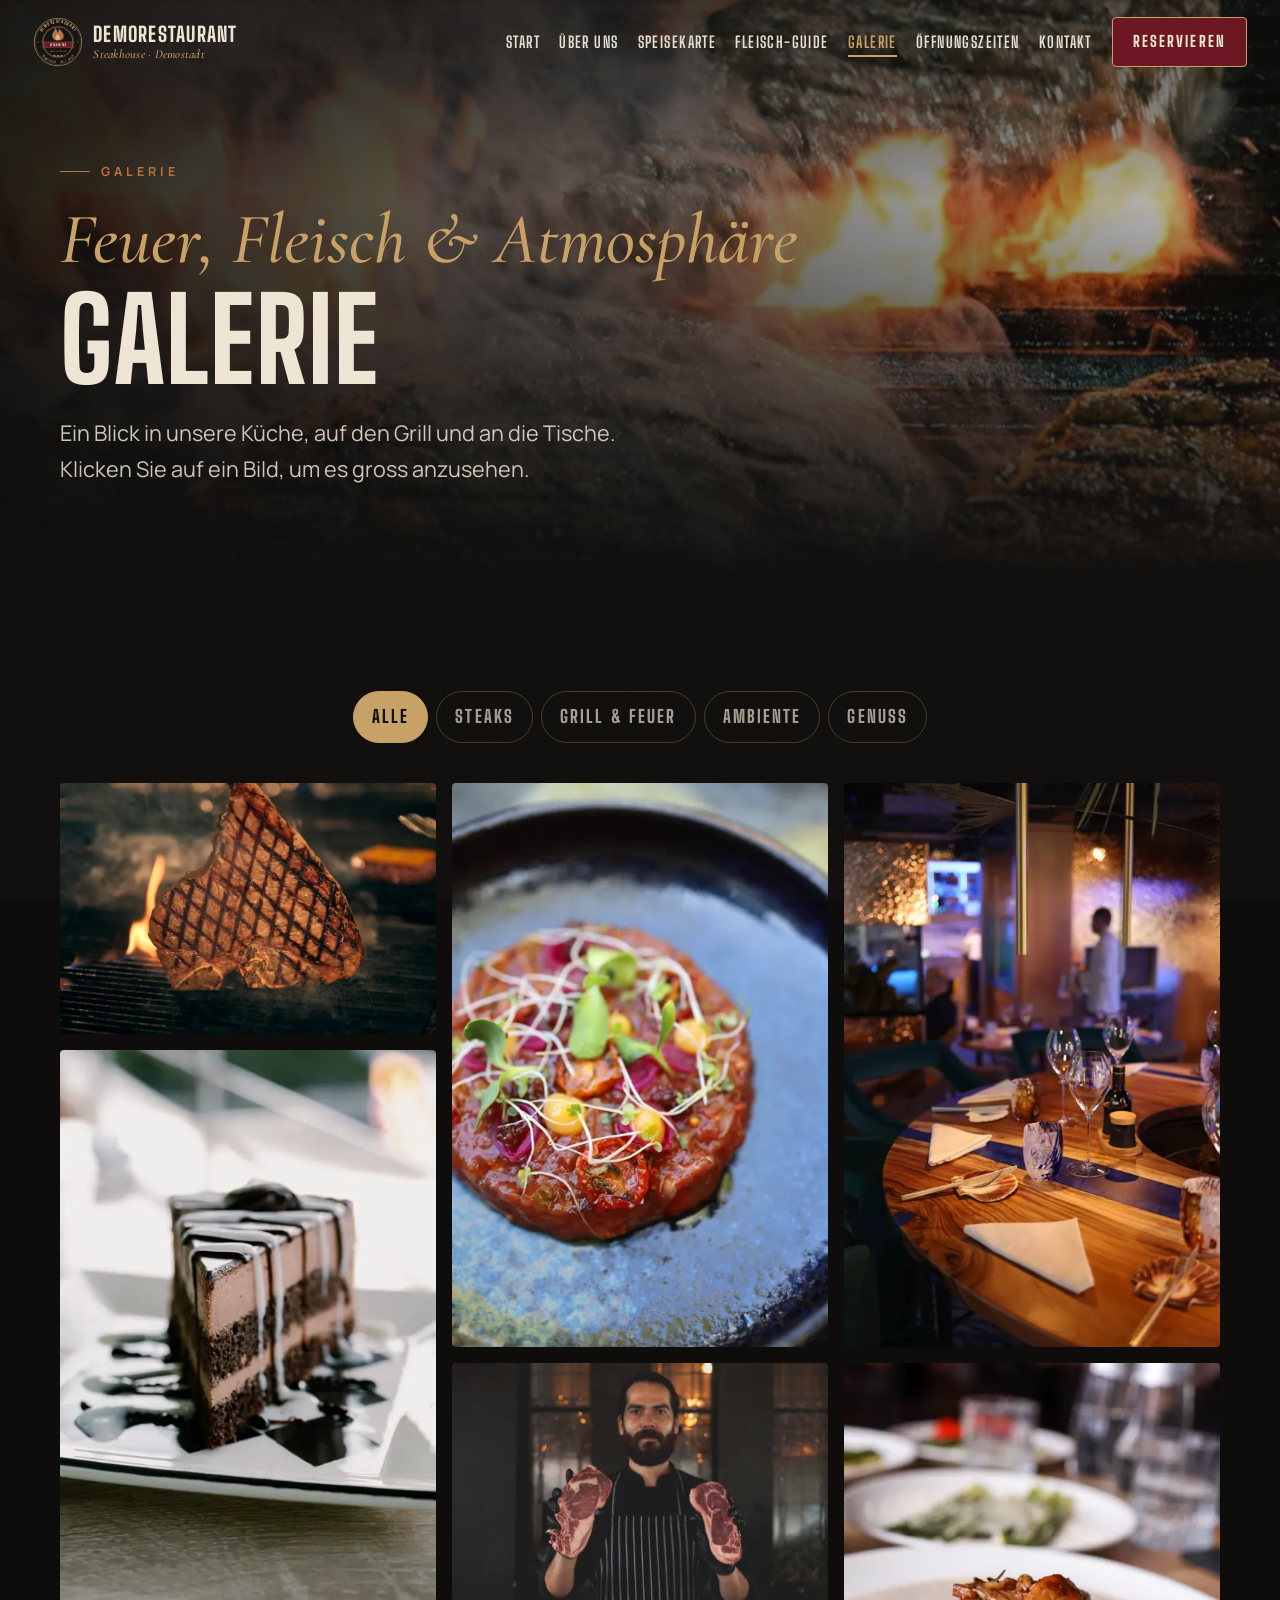
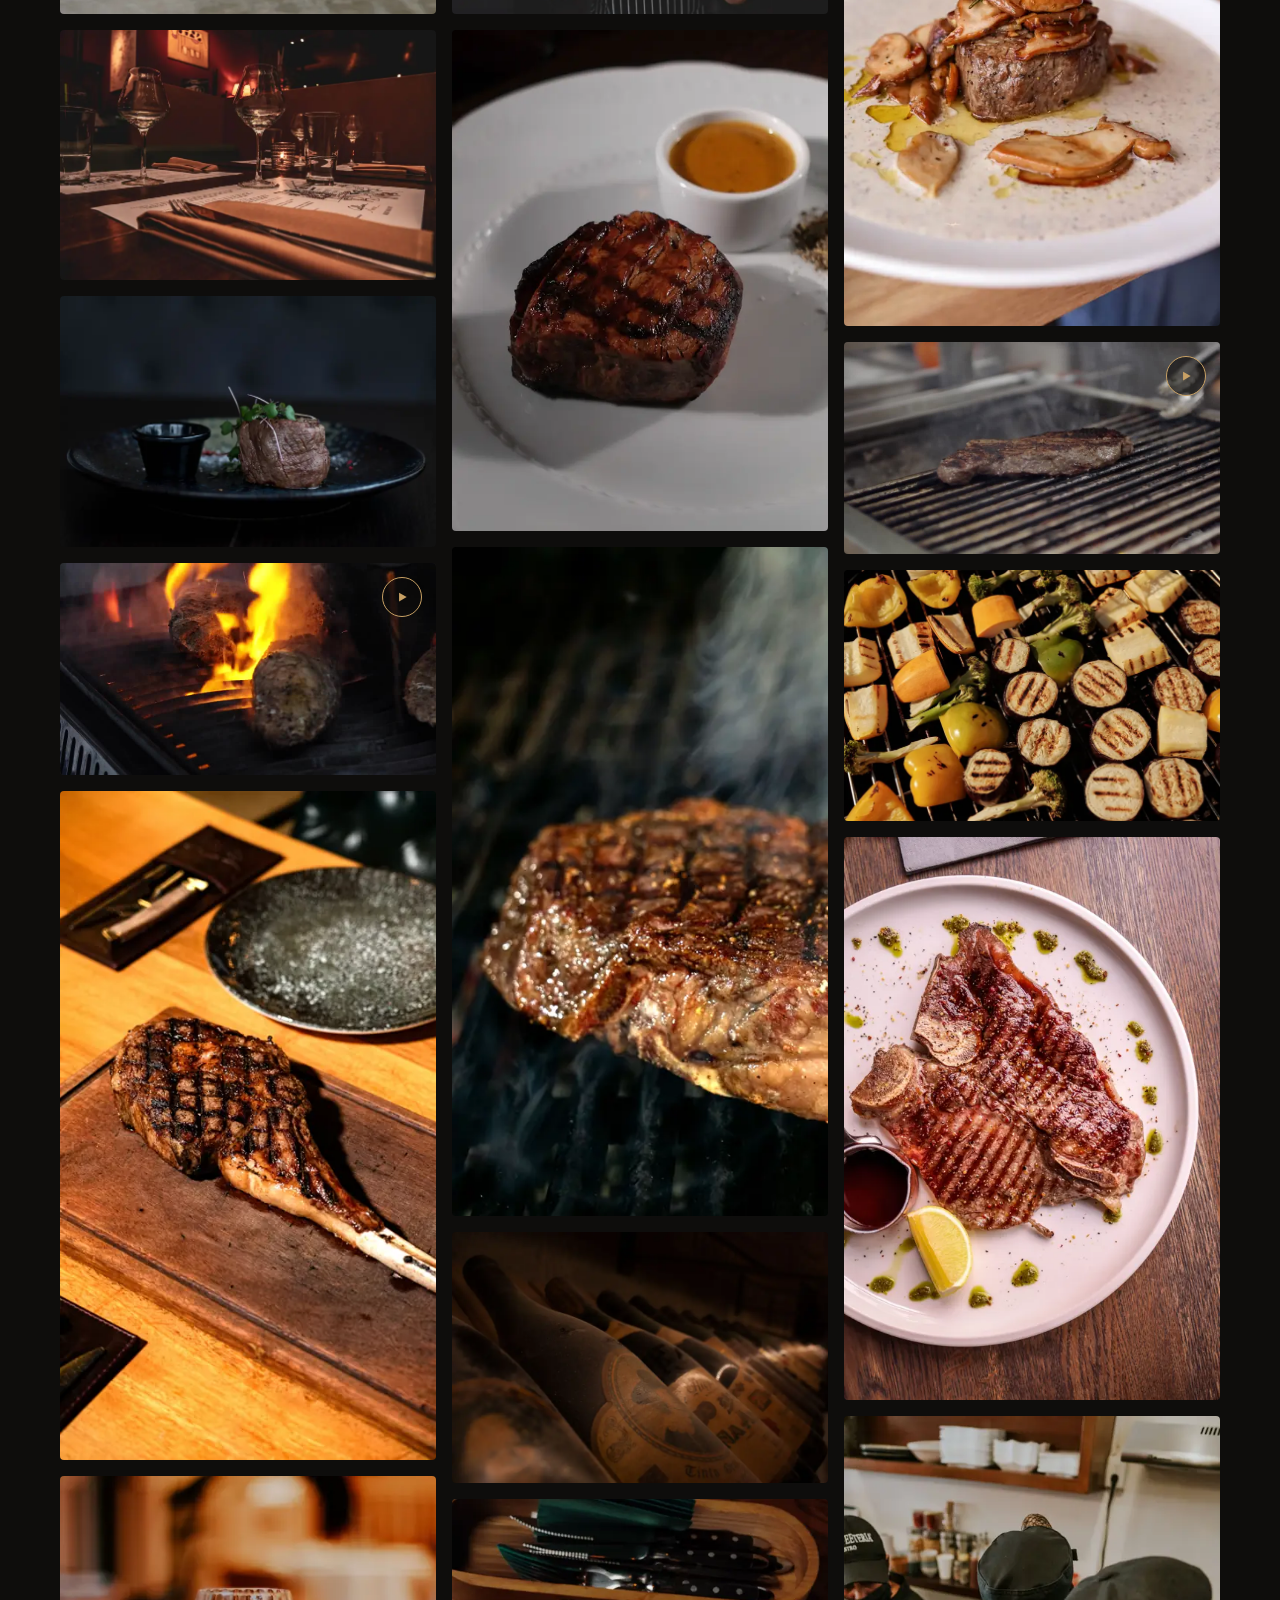
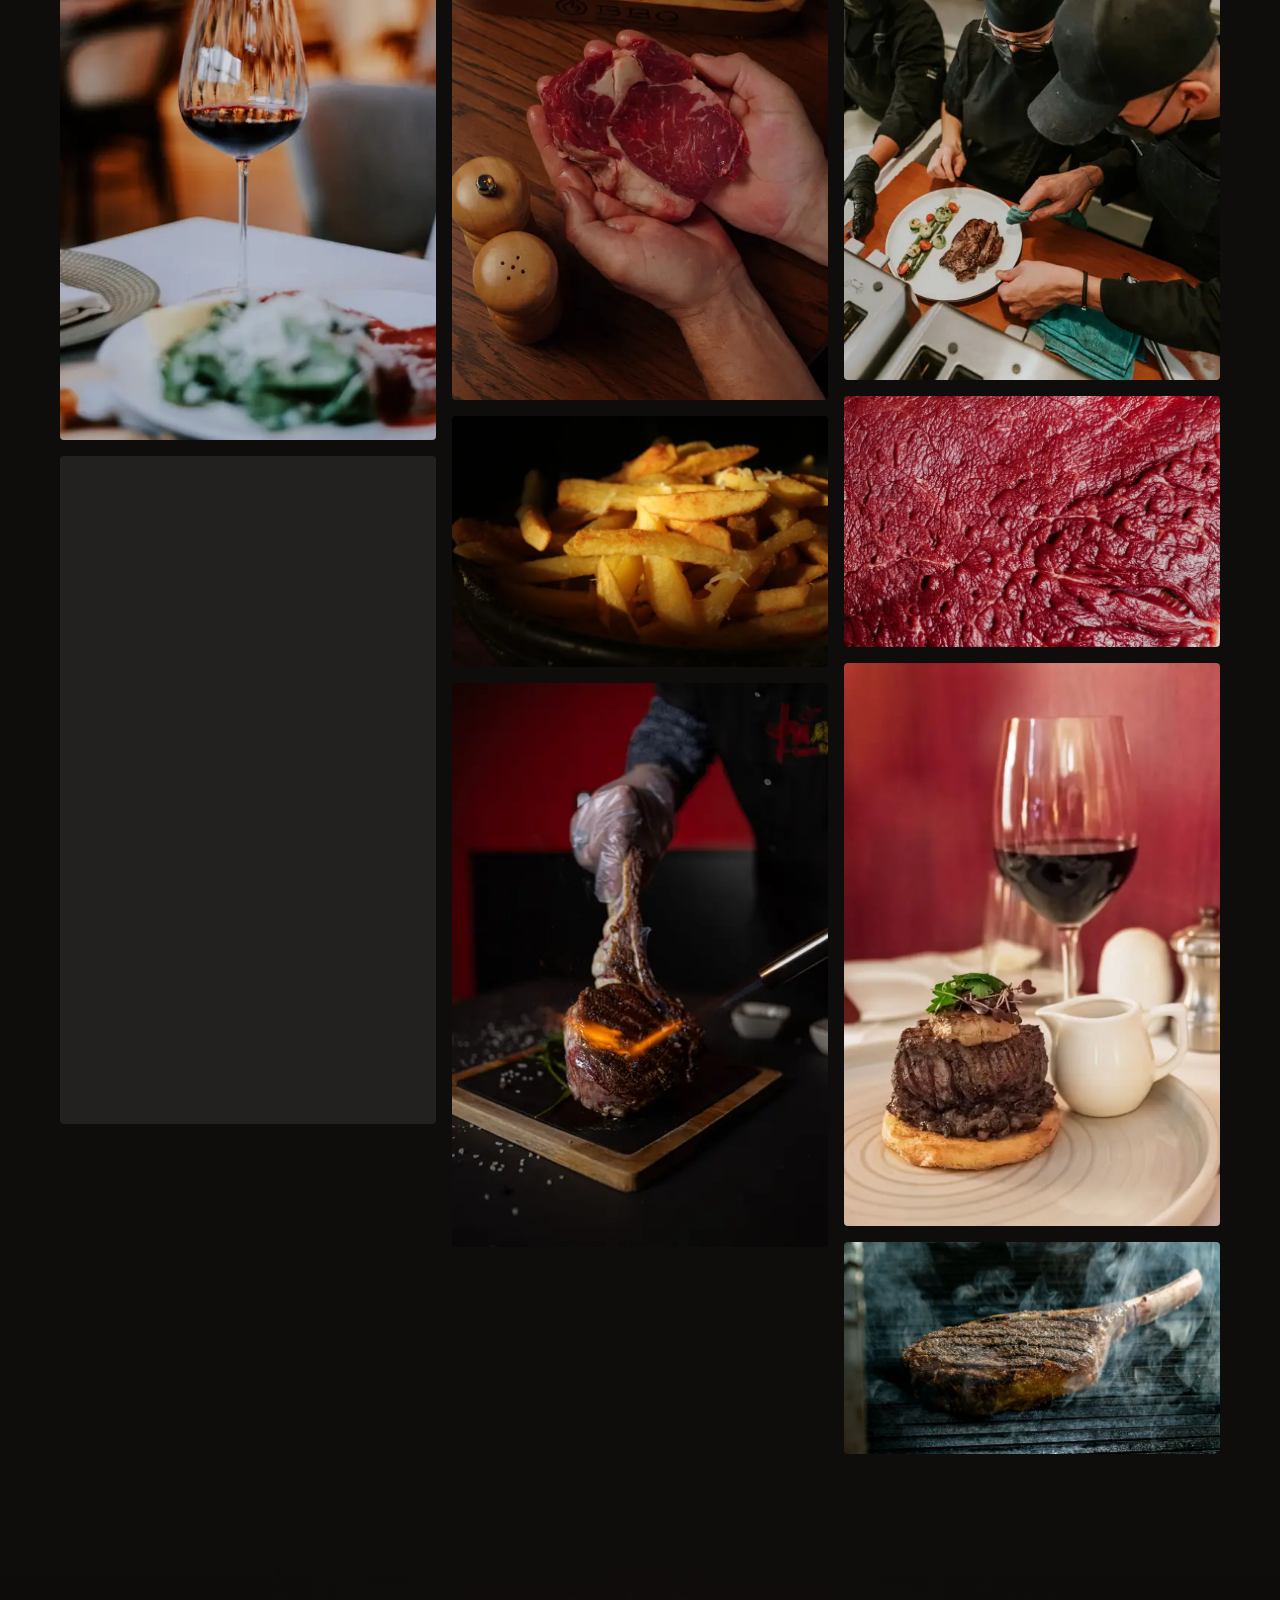
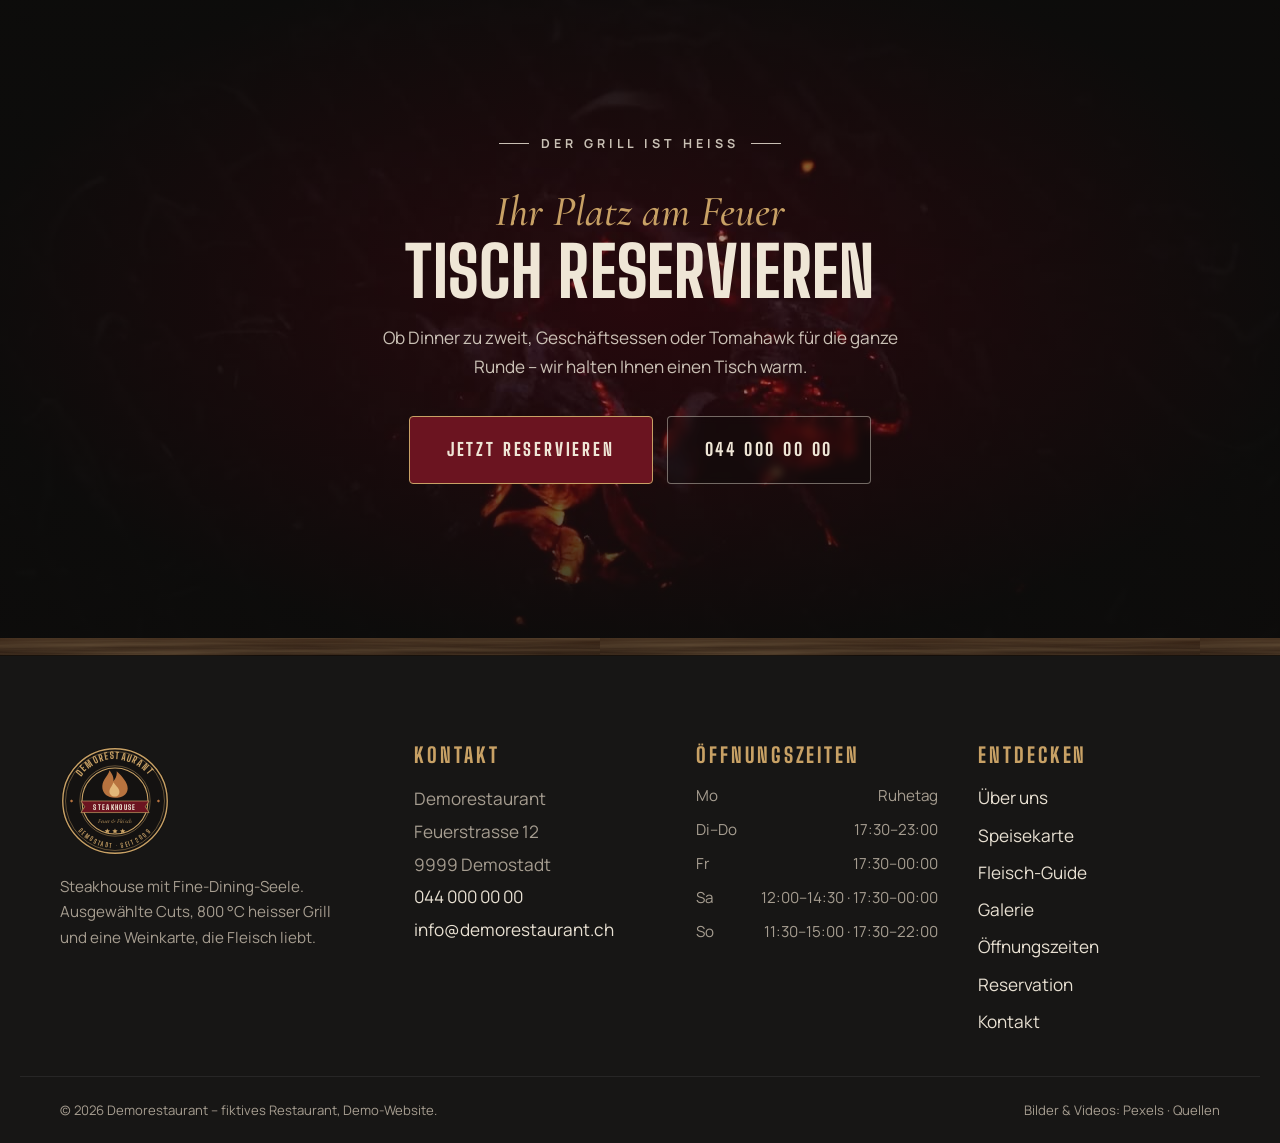
<file: galerie.html>
<!doctype html>
<html lang="de-CH">
<head>
  <meta charset="utf-8">
  <meta name="viewport" content="width=device-width, initial-scale=1">
  <title>Galerie – Demorestaurant</title>
  <meta name="description" content="Bildergalerie des Demorestaurants: Steaks, Grill und Feuer, Ambiente und Genuss.">
  <meta name="theme-color" content="#0e0d0c">
  <meta property="og:title" content="Galerie – Demorestaurant">
  <meta property="og:description" content="Bildergalerie des Demorestaurants: Steaks, Grill und Feuer, Ambiente und Genuss.">
  <meta property="og:type" content="website">
  <link rel="icon" href="img/favicon.svg" type="image/svg+xml">
  <link rel="preload" href="fonts/big-shoulders-display-normal-600-900.woff2" as="font" type="font/woff2" crossorigin>
  <link rel="preload" href="fonts/manrope-normal-400-700.woff2" as="font" type="font/woff2" crossorigin>
  <link rel="stylesheet" href="css/fonts.css">
  <link rel="stylesheet" href="css/style.css">
  <script>document.documentElement.classList.add('js');</script>
  <script src="js/main.js" defer></script>
</head>
<body>
  <a class="skip-link" href="#inhalt">Zum Inhalt springen</a>
  <svg class="sr-only" aria-hidden="true" focusable="false" xmlns="http://www.w3.org/2000/svg">
  <defs>
    <path id="arc-top" d="M24,100 A76,76 0 0 1 176,100"/>
    <path id="arc-bottom" d="M14,100 A86,86 0 0 0 186,100"/>
  </defs>
  <symbol id="stamp-ring" viewBox="0 0 200 200">
    <circle cx="100" cy="100" r="98" fill="#141211"/>
    <circle cx="100" cy="100" r="95" fill="none" stroke="#c8a165" stroke-width="2.5"/>
    <circle cx="100" cy="100" r="90" fill="none" stroke="#c8a165" stroke-width=".8"/>
    <circle cx="100" cy="100" r="64" fill="none" stroke="#c8a165" stroke-width=".8"/>
    <text font-family="'Big Shoulders Display', 'Arial Narrow', Impact, sans-serif" font-weight="800" font-size="17" letter-spacing="2.6" fill="#c8a165"><textPath href="#arc-top" startOffset="50%" text-anchor="middle">DEMORESTAURANT</textPath></text>
    <text font-family="'Big Shoulders Display', 'Arial Narrow', Impact, sans-serif" font-weight="700" font-size="11.5" letter-spacing="3" fill="#c8a165"><textPath href="#arc-bottom" startOffset="50%" text-anchor="middle">DEMOSTADT · SEIT 2009</textPath></text>
    <path d="M18,100 l3,-2.6 3,2.6 -3,2.6z M176,100 l3,-2.6 3,2.6 -3,2.6z" fill="#b8733f"/>
  </symbol>
  <symbol id="stamp-core" viewBox="0 0 200 200">
    <circle cx="100" cy="100" r="60" fill="#141211" stroke="#c8a165" stroke-width="2"/>
    <path d="M100,94 C84,94 76,84 77,72 C78,60 88,54 90,44 C96,52 98,58 97,64 C102,58 104,52 103,46 C114,56 124,68 123,78 C122,88 114,94 100,94 Z" fill="#b8733f"/>
    <path d="M100,92 C93,92 89,87 90,81 C91,75 96,72 97,66 C101,72 108,77 108,83 C108,88 105,92 100,92 Z" fill="#e3b779"/>
    <path d="M38,100 L162,100 L155,110.5 L162,121 L38,121 L45,110.5 Z" fill="#6b1420" stroke="#c8a165" stroke-width="1.2"/>
    <text x="100" y="115.5" text-anchor="middle" font-family="'Big Shoulders Display', 'Arial Narrow', Impact, sans-serif" font-weight="800" font-size="13" letter-spacing="2.4" fill="#efe6d6">STEAKHOUSE</text>
    <text x="100" y="140" text-anchor="middle" font-family="'Cormorant Garamond', Georgia, serif" font-style="italic" font-size="11" fill="#c8a165">Feuer &amp; Fleisch</text>
    <path d="M86,150 l1.5,3 3.3,.4 -2.4,2.3 .6,3.3 -3,-1.6 -3,1.6 .6,-3.3 -2.4,-2.3 3.3,-.4z M100,150 l1.5,3 3.3,.4 -2.4,2.3 .6,3.3 -3,-1.6 -3,1.6 .6,-3.3 -2.4,-2.3 3.3,-.4z M114,150 l1.5,3 3.3,.4 -2.4,2.3 .6,3.3 -3,-1.6 -3,1.6 .6,-3.3 -2.4,-2.3 3.3,-.4z" fill="#c8a165"/>
  </symbol>
  <symbol id="stamp" viewBox="0 0 200 200"><use href="#stamp-ring"/><use href="#stamp-core"/></symbol>
  <symbol id="i-phone" viewBox="0 0 24 24" fill="none" stroke="currentColor" stroke-width="1.6" stroke-linecap="round" stroke-linejoin="round"><path d="M5 3h4l2 5-2.5 1.5a11 11 0 0 0 6 6L16 13l5 2v4a2 2 0 0 1-2 2A16 16 0 0 1 3 5a2 2 0 0 1 2-2"/></symbol>
  <symbol id="i-mail" viewBox="0 0 24 24" fill="none" stroke="currentColor" stroke-width="1.6" stroke-linecap="round" stroke-linejoin="round"><rect x="3" y="5" width="18" height="14" rx="2"/><path d="m3 7 9 6 9-6"/></symbol>
  <symbol id="i-pin" viewBox="0 0 24 24" fill="none" stroke="currentColor" stroke-width="1.6" stroke-linecap="round" stroke-linejoin="round"><path d="M12 21s-7-6.2-7-11.5a7 7 0 0 1 14 0C19 14.8 12 21 12 21z"/><circle cx="12" cy="9.5" r="2.5"/></symbol>
  <symbol id="i-clock" viewBox="0 0 24 24" fill="none" stroke="currentColor" stroke-width="1.6" stroke-linecap="round"><circle cx="12" cy="12" r="9"/><path d="M12 7v5l3 2"/></symbol>
  <symbol id="i-glass" viewBox="0 0 24 24" fill="none" stroke="currentColor" stroke-width="1.6" stroke-linecap="round" stroke-linejoin="round"><path d="M7 3h10l-.6 5.5a4.4 4.4 0 0 1-8.8 0z"/><path d="M12 13v8M8 21h8"/><path d="M7.4 7h9.2" opacity=".6"/></symbol>
  <symbol id="i-info" viewBox="0 0 24 24" fill="none" stroke="currentColor" stroke-width="1.6" stroke-linecap="round"><circle cx="12" cy="12" r="9"/><path d="M12 11v6M12 7.5v.01"/></symbol>
  <symbol id="i-play" viewBox="0 0 24 24" fill="currentColor"><path d="M7 4.5v15l13-7.5z"/></symbol>
  <symbol id="i-pause" viewBox="0 0 24 24" fill="currentColor"><path d="M6 4h4v16H6zM14 4h4v16h-4z"/></symbol>
  <symbol id="i-close" viewBox="0 0 24 24" fill="none" stroke="currentColor" stroke-width="2" stroke-linecap="round"><path d="M6 6l12 12M18 6 6 18"/></symbol>
  <symbol id="i-prev" viewBox="0 0 24 24" fill="none" stroke="currentColor" stroke-width="2" stroke-linecap="round" stroke-linejoin="round"><path d="m15 5-7 7 7 7"/></symbol>
  <symbol id="i-next" viewBox="0 0 24 24" fill="none" stroke="currentColor" stroke-width="2" stroke-linecap="round" stroke-linejoin="round"><path d="m9 5 7 7-7 7"/></symbol>
  <symbol id="i-flame" viewBox="0 0 48 48" fill="none" stroke="currentColor" stroke-width="1.6" stroke-linejoin="round"><path d="M24 44c-8 0-13-5.5-12.5-12.5S19 21 20 14c4 4.5 5 8 4.4 11.5C27.5 22 29 18 28 14c6.5 5.5 9.5 12.5 9 18.5S32 44 24 44z"/><path d="M24 42c-3.5 0-5.6-2.6-5-6s3.4-5 4-8.5c2.6 3.4 6.4 5.8 6.4 9.4 0 3-2.2 5.1-5.4 5.1z"/></symbol>
  <symbol id="i-clock48" viewBox="0 0 48 48" fill="none" stroke="currentColor" stroke-width="1.6" stroke-linecap="round"><rect x="9" y="5" width="30" height="38" rx="2"/><path d="M14 12h20M14 18h20M14 24h20M14 30h12"/><circle cx="34" cy="36" r="7" fill="#0e0d0c"/><path d="M34 32.5V36l2.4 1.6"/></symbol>
  <symbol id="i-farm" viewBox="0 0 48 48" fill="none" stroke="currentColor" stroke-width="1.6" stroke-linejoin="round" stroke-linecap="round"><path d="M4 42h40M8 42V22l10-8 10 8v20"/><path d="M14 42V30h8v12M28 26h12v16"/><path d="M34 26V14l4-4 4 4v12"/><path d="M4 42c6-4 10-4 16 0"/></symbol>
  <symbol id="i-knife" viewBox="0 0 48 48" fill="none" stroke="currentColor" stroke-width="1.6" stroke-linejoin="round" stroke-linecap="round"><path d="M6 36 34 8c4 4 4 12-2 18L20 38z"/><path d="m20 38 4 4 4-4-4-4M30 42l12-12"/><circle cx="36" cy="36" r="1.2"/></symbol>
  <symbol id="i-train" viewBox="0 0 48 48" fill="none" stroke="currentColor" stroke-width="1.6" stroke-linejoin="round" stroke-linecap="round"><rect x="12" y="6" width="24" height="30" rx="5"/><path d="M12 22h24M18 30h.01M30 30h.01M16 42l4-6M32 42l-4-6"/></symbol>
  <symbol id="i-car" viewBox="0 0 48 48" fill="none" stroke="currentColor" stroke-width="1.6" stroke-linejoin="round" stroke-linecap="round"><path d="M6 32V24l5-10h26l5 10v8z"/><path d="M6 24h36M10 32v5h6v-5M32 32v5h6v-5"/><circle cx="14" cy="28" r="1.3"/><circle cx="34" cy="28" r="1.3"/></symbol>
  <symbol id="i-bike" viewBox="0 0 48 48" fill="none" stroke="currentColor" stroke-width="1.6" stroke-linejoin="round" stroke-linecap="round"><circle cx="12" cy="32" r="8"/><circle cx="36" cy="32" r="8"/><path d="m12 32 7-14h12l5 14M19 18l7 14h10M17 12h6M30 12h5l-4 6"/></symbol>
</svg>
  <div class="page-curtain" aria-hidden="true"></div>
  <header class="site-header">
    <a class="brand" href="index.html" aria-label="Demorestaurant – zur Startseite">
      <svg class="stamp" viewBox="0 0 200 200" aria-hidden="true"><use href="#stamp"/></svg>
      <span class="brand-name">Demorestaurant<small>Steakhouse · Demostadt</small></span>
    </a>
    <nav class="main-nav" id="main-nav" aria-label="Hauptnavigation">
      <ul>
        <li><a href="index.html">Start</a></li>
        <li><a href="ueber-uns.html">Über uns</a></li>
        <li><a href="speisekarte.html">Speisekarte</a></li>
        <li><a href="fleisch-guide.html">Fleisch-Guide</a></li>
        <li><a href="galerie.html" aria-current="page">Galerie</a></li>
        <li><a href="oeffnungszeiten.html">Öffnungszeiten</a></li>
        <li><a href="kontakt.html">Kontakt</a></li>
      </ul>
      <a class="btn nav-cta" href="reservation.html">Tisch reservieren</a>
      <p class="nav-meta">Feuerstrasse 12 · 9999 Demostadt<br><a href="tel:+41440000000">044 000 00 00</a></p>
    </nav>
    <a class="btn btn--small header-cta" href="reservation.html">Reservieren</a>
    <button class="nav-toggle" type="button" aria-expanded="false" aria-controls="main-nav">
      <span class="sr-only">Menü öffnen</span><span class="bar"></span><span class="bar"></span><span class="bar"></span>
    </button>
  </header>

  <main id="inhalt">
    <section class="page-hero">
      <div class="page-hero__bg"><img src="img/steaks-feuer-sm.webp" srcset="img/steaks-feuer-sm.webp 427w, img/steaks-feuer.webp 900w" sizes="100vw" width="900" height="1600" alt="Steaks über dem Feuer" fetchpriority="high" decoding="async"></div>
      <div class="wrap">
        <p class="eyebrow">Galerie</p>
        <h1><span class="script">Feuer, Fleisch &amp; Atmosphäre</span>Galerie</h1>
        <p class="lead" data-reveal style="--d:.2s">Ein Blick in unsere Küche, auf den Grill und an die Tische. Klicken Sie auf ein Bild, um es gross anzusehen.</p>
      </div>
    </section>

    <section class="section">
      <div class="wrap">
        <div class="filters" role="group" aria-label="Galerie filtern"><button class="cut-tab" type="button" data-filter="alle" aria-pressed="true" aria-selected="true">Alle</button><button class="cut-tab" type="button" data-filter="steaks" aria-pressed="false" aria-selected="false">Steaks</button><button class="cut-tab" type="button" data-filter="grill" aria-pressed="false" aria-selected="false">Grill &amp; Feuer</button><button class="cut-tab" type="button" data-filter="ambiente" aria-pressed="false" aria-selected="false">Ambiente</button><button class="cut-tab" type="button" data-filter="genuss" aria-pressed="false" aria-selected="false">Genuss</button></div>
        <div class="gallery">
          <button class="g-item" type="button" data-cat="grill steaks" data-full="img/tbone-flammen.webp" data-reveal style="--d:0.00s" aria-label="Bild vergrössern: T-Bone über offenen Flammen">
            <span class="g-fig"><img src="img/tbone-flammen-sm.webp" srcset="img/tbone-flammen-sm.webp 760w, img/tbone-flammen.webp 1600w" sizes="(max-width: 700px) 92vw, (max-width: 1100px) 46vw, 400px" width="1600" height="1066" alt="T-Bone über offenen Flammen" loading="lazy" decoding="async">
            <span class="g-cap">T-Bone über offenen Flammen</span></span>
          </button>
          <button class="g-item" type="button" data-cat="genuss" data-full="img/schokokuchen.webp" data-reveal style="--d:0.08s" aria-label="Bild vergrössern: Schokoladenkuchen">
            <span class="g-fig"><img src="img/schokokuchen-sm.webp" srcset="img/schokokuchen-sm.webp 507w, img/schokokuchen.webp 1067w" sizes="(max-width: 700px) 92vw, (max-width: 1100px) 46vw, 400px" width="1067" height="1600" alt="Schokoladenkuchen" loading="lazy" decoding="async">
            <span class="g-cap">Schokoladenkuchen</span></span>
          </button>
          <button class="g-item" type="button" data-cat="ambiente" data-full="img/tisch-kerzen.webp" data-reveal style="--d:0.16s" aria-label="Bild vergrössern: Abendstimmung bei Kerzenlicht">
            <span class="g-fig"><img src="img/tisch-kerzen-sm.webp" srcset="img/tisch-kerzen-sm.webp 760w, img/tisch-kerzen.webp 1600w" sizes="(max-width: 700px) 92vw, (max-width: 1100px) 46vw, 400px" width="1600" height="1068" alt="Abendstimmung bei Kerzenlicht" loading="lazy" decoding="async">
            <span class="g-cap">Abendstimmung bei Kerzenlicht</span></span>
          </button>
          <button class="g-item" type="button" data-cat="steaks" data-full="img/filet.webp" data-reveal style="--d:0.00s" aria-label="Bild vergrössern: Filet mit Microgreens">
            <span class="g-fig"><img src="img/filet-sm.webp" srcset="img/filet-sm.webp 760w, img/filet.webp 1600w" sizes="(max-width: 700px) 92vw, (max-width: 1100px) 46vw, 400px" width="1600" height="1066" alt="Filet mit Microgreens" loading="lazy" decoding="async">
            <span class="g-cap">Filet mit Microgreens</span></span>
          </button>
          <button class="g-item" type="button" data-cat="grill" data-video="video/grill-flammen.mp4" data-reveal style="--d:0.08s" aria-label="Video öffnen: Flammen am Grill (Video)">
            <span class="g-fig"><video muted loop playsinline preload="none" poster="video/grill-flammen-poster.jpg" data-src="video/grill-flammen.mp4" width="960" height="540" aria-hidden="true"></video>
            <span class="play-badge" aria-hidden="true"><svg aria-hidden="true" focusable="false"><use href="#i-play"/></svg></span>
            <span class="g-cap">Flammen am Grill (Video)</span></span>
          </button>
          <button class="g-item" type="button" data-cat="steaks" data-full="img/tomahawk-brett.webp" data-reveal style="--d:0.16s" aria-label="Bild vergrössern: Tomahawk auf dem Holzbrett">
            <span class="g-fig"><img src="img/tomahawk-brett-sm.webp" srcset="img/tomahawk-brett-sm.webp 427w, img/tomahawk-brett.webp 900w" sizes="(max-width: 700px) 92vw, (max-width: 1100px) 46vw, 400px" width="900" height="1600" alt="Tomahawk auf dem Holzbrett" loading="lazy" decoding="async">
            <span class="g-cap">Tomahawk auf dem Holzbrett</span></span>
          </button>
          <button class="g-item" type="button" data-cat="ambiente genuss" data-full="img/rotwein.webp" data-reveal style="--d:0.00s" aria-label="Bild vergrössern: Ein Glas Rotwein zum Dinner">
            <span class="g-fig"><img src="img/rotwein-sm.webp" srcset="img/rotwein-sm.webp 507w, img/rotwein.webp 1067w" sizes="(max-width: 700px) 92vw, (max-width: 1100px) 46vw, 400px" width="1067" height="1600" alt="Ein Glas Rotwein zum Dinner" loading="lazy" decoding="async">
            <span class="g-cap">Ein Glas Rotwein zum Dinner</span></span>
          </button>
          <button class="g-item" type="button" data-cat="grill" data-full="img/steaks-feuer.webp" data-reveal style="--d:0.08s" aria-label="Bild vergrössern: Drei Steaks über dem Feuer">
            <span class="g-fig"><img src="img/steaks-feuer-sm.webp" srcset="img/steaks-feuer-sm.webp 427w, img/steaks-feuer.webp 900w" sizes="(max-width: 700px) 92vw, (max-width: 1100px) 46vw, 400px" width="900" height="1600" alt="Drei Steaks über dem Feuer" loading="lazy" decoding="async">
            <span class="g-cap">Drei Steaks über dem Feuer</span></span>
          </button>
          <button class="g-item" type="button" data-cat="genuss" data-full="img/tatar.webp" data-reveal style="--d:0.16s" aria-label="Bild vergrössern: Rindstatar mit Sprossen">
            <span class="g-fig"><img src="img/tatar-sm.webp" srcset="img/tatar-sm.webp 507w, img/tatar.webp 1067w" sizes="(max-width: 700px) 92vw, (max-width: 1100px) 46vw, 400px" width="1067" height="1600" alt="Rindstatar mit Sprossen" loading="lazy" decoding="async">
            <span class="g-cap">Rindstatar mit Sprossen</span></span>
          </button>
          <button class="g-item" type="button" data-cat="ambiente" data-full="img/chef-fleisch.webp" data-reveal style="--d:0.00s" aria-label="Bild vergrössern: Der Küchenchef und seine Cuts">
            <span class="g-fig"><img src="img/chef-fleisch-sm.webp" srcset="img/chef-fleisch-sm.webp 760w, img/chef-fleisch.webp 1600w" sizes="(max-width: 700px) 92vw, (max-width: 1100px) 46vw, 400px" width="1600" height="1066" alt="Der Küchenchef und seine Cuts" loading="lazy" decoding="async">
            <span class="g-cap">Der Küchenchef und seine Cuts</span></span>
          </button>
          <button class="g-item" type="button" data-cat="steaks" data-full="img/entrecote.webp" data-reveal style="--d:0.08s" aria-label="Bild vergrössern: Entrecôte mit Pfeffersauce">
            <span class="g-fig"><img src="img/entrecote-sm.webp" srcset="img/entrecote-sm.webp 570w, img/entrecote.webp 1200w" sizes="(max-width: 700px) 92vw, (max-width: 1100px) 46vw, 400px" width="1200" height="1600" alt="Entrecôte mit Pfeffersauce" loading="lazy" decoding="async">
            <span class="g-cap">Entrecôte mit Pfeffersauce</span></span>
          </button>
          <button class="g-item" type="button" data-cat="grill" data-full="img/steak-rauch.webp" data-reveal style="--d:0.16s" aria-label="Bild vergrössern: Rauch und Glut">
            <span class="g-fig"><img src="img/steak-rauch-sm.webp" srcset="img/steak-rauch-sm.webp 427w, img/steak-rauch.webp 900w" sizes="(max-width: 700px) 92vw, (max-width: 1100px) 46vw, 400px" width="900" height="1600" alt="Rauch und Glut" loading="lazy" decoding="async">
            <span class="g-cap">Rauch und Glut</span></span>
          </button>
          <button class="g-item" type="button" data-cat="ambiente" data-full="img/weinkeller.webp" data-reveal style="--d:0.00s" aria-label="Bild vergrössern: Im Weinkeller">
            <span class="g-fig"><img src="img/weinkeller-sm.webp" srcset="img/weinkeller-sm.webp 760w, img/weinkeller.webp 1600w" sizes="(max-width: 700px) 92vw, (max-width: 1100px) 46vw, 400px" width="1600" height="1066" alt="Im Weinkeller" loading="lazy" decoding="async">
            <span class="g-cap">Im Weinkeller</span></span>
          </button>
          <button class="g-item" type="button" data-cat="steaks" data-full="img/ribeye-roh.webp" data-reveal style="--d:0.08s" aria-label="Bild vergrössern: Ribeye vor dem Grillen">
            <span class="g-fig"><img src="img/ribeye-roh-sm.webp" srcset="img/ribeye-roh-sm.webp 570w, img/ribeye-roh.webp 1199w" sizes="(max-width: 700px) 92vw, (max-width: 1100px) 46vw, 400px" width="1199" height="1600" alt="Ribeye vor dem Grillen" loading="lazy" decoding="async">
            <span class="g-cap">Ribeye vor dem Grillen</span></span>
          </button>
          <button class="g-item" type="button" data-cat="genuss" data-full="img/pommes.webp" data-reveal style="--d:0.16s" aria-label="Bild vergrössern: Pommes allumettes">
            <span class="g-fig"><img src="img/pommes-sm.webp" srcset="img/pommes-sm.webp 760w, img/pommes.webp 1600w" sizes="(max-width: 700px) 92vw, (max-width: 1100px) 46vw, 400px" width="1600" height="1066" alt="Pommes allumettes" loading="lazy" decoding="async">
            <span class="g-cap">Pommes allumettes</span></span>
          </button>
          <button class="g-item" type="button" data-cat="grill steaks" data-full="img/tomahawk-flamme.webp" data-reveal style="--d:0.00s" aria-label="Bild vergrössern: Tomahawk wird abgeflammt">
            <span class="g-fig"><img src="img/tomahawk-flamme-sm.webp" srcset="img/tomahawk-flamme-sm.webp 507w, img/tomahawk-flamme.webp 1067w" sizes="(max-width: 700px) 92vw, (max-width: 1100px) 46vw, 400px" width="1067" height="1600" alt="Tomahawk wird abgeflammt" loading="lazy" decoding="async">
            <span class="g-cap">Tomahawk wird abgeflammt</span></span>
          </button>
          <button class="g-item" type="button" data-cat="ambiente" data-full="img/tisch-warm.webp" data-reveal style="--d:0.08s" aria-label="Bild vergrössern: Gedeckt für den Abend">
            <span class="g-fig"><img src="img/tisch-warm-sm.webp" srcset="img/tisch-warm-sm.webp 507w, img/tisch-warm.webp 1067w" sizes="(max-width: 700px) 92vw, (max-width: 1100px) 46vw, 400px" width="1067" height="1600" alt="Gedeckt für den Abend" loading="lazy" decoding="async">
            <span class="g-cap">Gedeckt für den Abend</span></span>
          </button>
          <button class="g-item" type="button" data-cat="steaks genuss" data-full="img/filet-pilze.webp" data-reveal style="--d:0.16s" aria-label="Bild vergrössern: Filet mit Waldpilzen">
            <span class="g-fig"><img src="img/filet-pilze-sm.webp" srcset="img/filet-pilze-sm.webp 507w, img/filet-pilze.webp 1067w" sizes="(max-width: 700px) 92vw, (max-width: 1100px) 46vw, 400px" width="1067" height="1600" alt="Filet mit Waldpilzen" loading="lazy" decoding="async">
            <span class="g-cap">Filet mit Waldpilzen</span></span>
          </button>
          <button class="g-item" type="button" data-cat="grill" data-video="video/steak-kohle.mp4" data-reveal style="--d:0.00s" aria-label="Video öffnen: Steak über Holzkohle (Video)">
            <span class="g-fig"><video muted loop playsinline preload="none" poster="video/steak-kohle-poster.jpg" data-src="video/steak-kohle.mp4" width="960" height="540" aria-hidden="true"></video>
            <span class="play-badge" aria-hidden="true"><svg aria-hidden="true" focusable="false"><use href="#i-play"/></svg></span>
            <span class="g-cap">Steak über Holzkohle (Video)</span></span>
          </button>
          <button class="g-item" type="button" data-cat="genuss grill" data-full="img/gemuese.webp" data-reveal style="--d:0.08s" aria-label="Bild vergrössern: Grillgemüse">
            <span class="g-fig"><img src="img/gemuese-sm.webp" srcset="img/gemuese-sm.webp 760w, img/gemuese.webp 1600w" sizes="(max-width: 700px) 92vw, (max-width: 1100px) 46vw, 400px" width="1600" height="1066" alt="Grillgemüse" loading="lazy" decoding="async">
            <span class="g-cap">Grillgemüse</span></span>
          </button>
          <button class="g-item" type="button" data-cat="steaks" data-full="img/tbone.webp" data-reveal style="--d:0.16s" aria-label="Bild vergrössern: T-Bone mit Zitrone">
            <span class="g-fig"><img src="img/tbone-sm.webp" srcset="img/tbone-sm.webp 507w, img/tbone.webp 1067w" sizes="(max-width: 700px) 92vw, (max-width: 1100px) 46vw, 400px" width="1067" height="1600" alt="T-Bone mit Zitrone" loading="lazy" decoding="async">
            <span class="g-cap">T-Bone mit Zitrone</span></span>
          </button>
          <button class="g-item" type="button" data-cat="ambiente" data-full="img/chef-anrichten.webp" data-reveal style="--d:0.00s" aria-label="Bild vergrössern: Präzision beim Anrichten">
            <span class="g-fig"><img src="img/chef-anrichten-sm.webp" srcset="img/chef-anrichten-sm.webp 507w, img/chef-anrichten.webp 1067w" sizes="(max-width: 700px) 92vw, (max-width: 1100px) 46vw, 400px" width="1067" height="1600" alt="Präzision beim Anrichten" loading="lazy" decoding="async">
            <span class="g-cap">Präzision beim Anrichten</span></span>
          </button>
          <button class="g-item" type="button" data-cat="steaks" data-full="img/marmorierung.webp" data-reveal style="--d:0.08s" aria-label="Bild vergrössern: Marmorierung im Detail">
            <span class="g-fig"><img src="img/marmorierung-sm.webp" srcset="img/marmorierung-sm.webp 760w, img/marmorierung.webp 1300w" sizes="(max-width: 700px) 92vw, (max-width: 1100px) 46vw, 400px" width="1300" height="867" alt="Marmorierung im Detail" loading="lazy" decoding="async">
            <span class="g-cap">Marmorierung im Detail</span></span>
          </button>
          <button class="g-item" type="button" data-cat="genuss" data-full="img/steak-wein.webp" data-reveal style="--d:0.16s" aria-label="Bild vergrössern: Filet und Rotwein">
            <span class="g-fig"><img src="img/steak-wein-sm.webp" srcset="img/steak-wein-sm.webp 507w, img/steak-wein.webp 1067w" sizes="(max-width: 700px) 92vw, (max-width: 1100px) 46vw, 400px" width="1067" height="1600" alt="Filet und Rotwein" loading="lazy" decoding="async">
            <span class="g-cap">Filet und Rotwein</span></span>
          </button>
          <button class="g-item" type="button" data-cat="grill" data-full="img/tomahawk-grill.webp" data-reveal style="--d:0.00s" aria-label="Bild vergrössern: Tomahawk auf dem Rost">
            <span class="g-fig"><img src="img/tomahawk-grill-sm.webp" srcset="img/tomahawk-grill-sm.webp 760w, img/tomahawk-grill.webp 1600w" sizes="(max-width: 700px) 92vw, (max-width: 1100px) 46vw, 400px" width="1600" height="900" alt="Tomahawk auf dem Rost" loading="lazy" decoding="async">
            <span class="g-cap">Tomahawk auf dem Rost</span></span>
          </button>
        </div>
      </div>
    </section>

    <dialog class="lightbox" id="lightbox" aria-label="Bildansicht">
      <figure class="lightbox__figure">
        <figcaption class="lightbox__caption"></figcaption>
      </figure>
      <button class="lightbox__btn lightbox__close" type="button" aria-label="Schliessen"><svg aria-hidden="true" focusable="false"><use href="#i-close"/></svg></button>
      <button class="lightbox__btn lightbox__prev" type="button" aria-label="Vorheriges Bild"><svg aria-hidden="true" focusable="false"><use href="#i-prev"/></svg></button>
      <button class="lightbox__btn lightbox__next" type="button" aria-label="Nächstes Bild"><svg aria-hidden="true" focusable="false"><use href="#i-next"/></svg></button>
    </dialog>

    <section class="cta" style="background-image:url('video/glut-poster.jpg')">
      <video muted loop playsinline preload="none" poster="video/glut-poster.jpg" data-src="video/glut.mp4" aria-hidden="true"></video>
      <div class="wrap wrap--narrow">
        <p class="eyebrow eyebrow--center" data-reveal>Der Grill ist heiss</p>
        <h2 data-reveal style="--d:.1s"><span class="script">Ihr Platz am Feuer</span>Tisch reservieren</h2>
        <p data-reveal style="--d:.2s">Ob Dinner zu zweit, Geschäftsessen oder Tomahawk für die ganze Runde – wir halten Ihnen einen Tisch warm.</p>
        <div class="btn-row" data-reveal style="--d:.3s">
          <a class="btn" href="reservation.html">Jetzt reservieren</a>
          <a class="btn btn--ghost" href="tel:+41440000000">044 000 00 00</a>
        </div>
      </div>
    </section>
  </main>

  <footer class="site-footer">
    <div class="wood-band" aria-hidden="true"></div>
    <div class="wrap footer-grid">
      <div class="footer-brand">
        <svg class="stamp" viewBox="0 0 200 200" aria-hidden="true"><use href="#stamp"/></svg>
        <p>Steakhouse mit Fine-Dining-Seele. Ausgewählte Cuts, 800&nbsp;°C heisser Grill und eine Weinkarte, die Fleisch liebt.</p>
      </div>
      <div>
        <h2>Kontakt</h2>
        <address>
          Demorestaurant<br>Feuerstrasse 12<br>9999 Demostadt<br>
          <a href="tel:+41440000000">044 000 00 00</a><br>
          <a href="mailto:info@demorestaurant.ch">info@demorestaurant.ch</a>
        </address>
      </div>
      <div>
        <h2>Öffnungszeiten</h2>
        <ul class="footer-hours">
          <li><span>Mo</span><span>Ruhetag</span></li>
          <li><span>Di–Do</span><span>17:30–23:00</span></li>
          <li><span>Fr</span><span>17:30–00:00</span></li>
          <li><span>Sa</span><span>12:00–14:30 · 17:30–00:00</span></li>
          <li><span>So</span><span>11:30–15:00 · 17:30–22:00</span></li>
        </ul>
      </div>
      <div>
        <h2>Entdecken</h2>
        <ul>
          <li><a href="ueber-uns.html">Über uns</a></li><li><a href="speisekarte.html">Speisekarte</a></li><li><a href="fleisch-guide.html">Fleisch-Guide</a></li><li><a href="galerie.html">Galerie</a></li><li><a href="oeffnungszeiten.html">Öffnungszeiten</a></li><li><a href="reservation.html">Reservation</a></li><li><a href="kontakt.html">Kontakt</a></li>
        </ul>
      </div>
    </div>
    <div class="wrap footer-bottom">
      <span>© <span data-year>2026</span> Demorestaurant – fiktives Restaurant, Demo-Website.</span>
      <span>Bilder &amp; Videos: Pexels · <a href="quellen.txt">Quellen</a></span>
    </div>
  </footer>
</body>
</html>
</file>
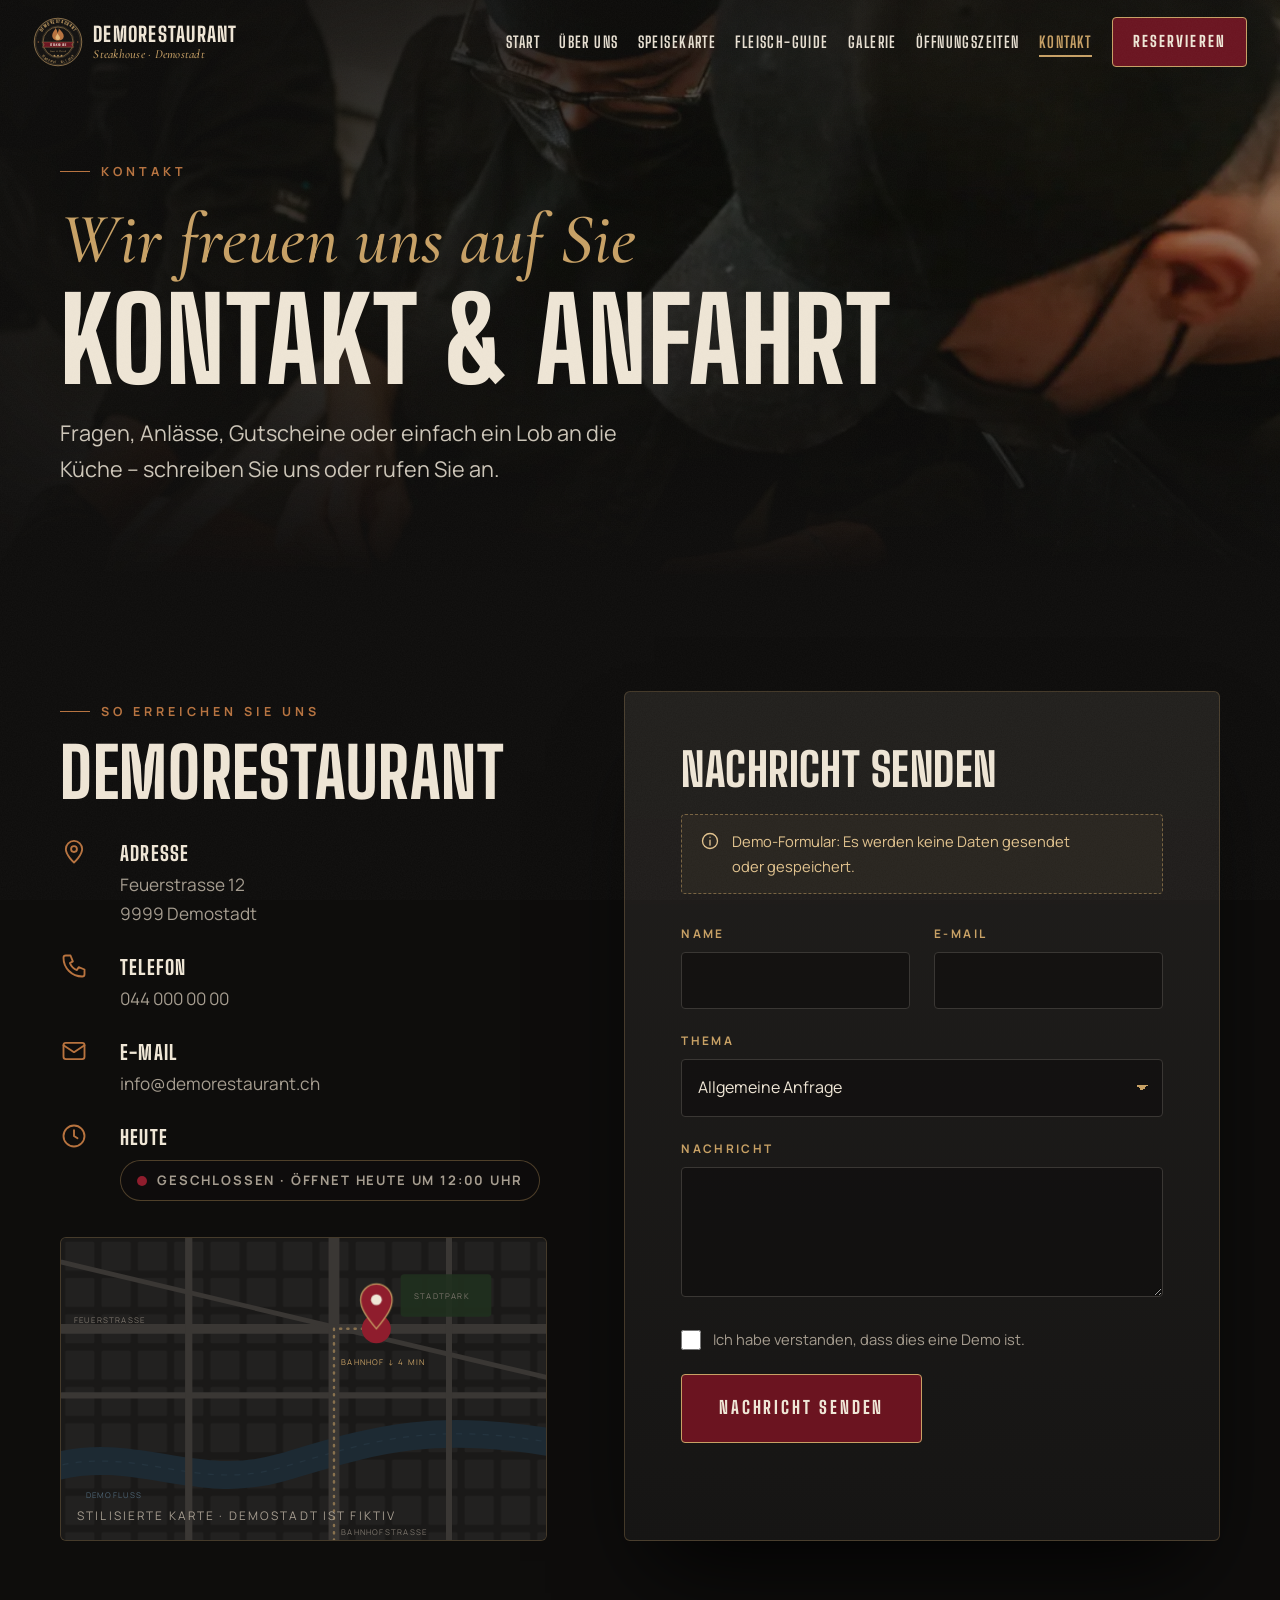
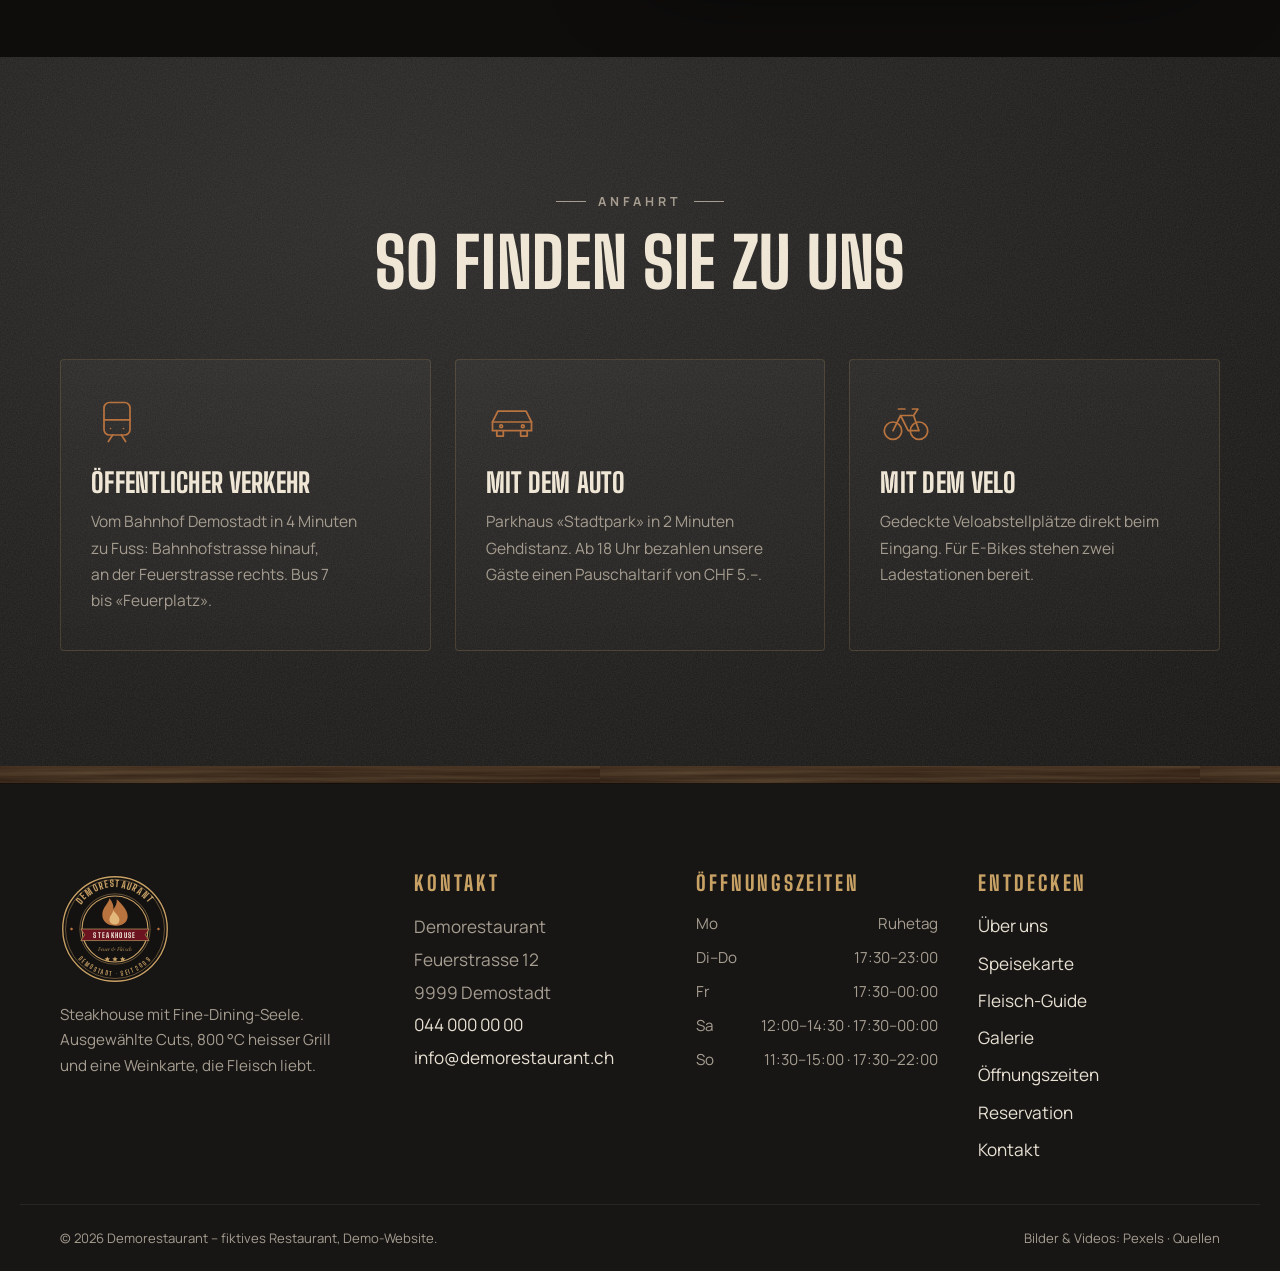
<file: kontakt.html>
<!doctype html>
<html lang="de-CH">
<head>
  <meta charset="utf-8">
  <meta name="viewport" content="width=device-width, initial-scale=1">
  <title>Kontakt – Demorestaurant</title>
  <meta name="description" content="Kontakt und Anfahrt zum Demorestaurant: Feuerstrasse 12, 9999 Demostadt, Telefon 044 000 00 00, info@demorestaurant.ch.">
  <meta name="theme-color" content="#0e0d0c">
  <meta property="og:title" content="Kontakt – Demorestaurant">
  <meta property="og:description" content="Kontakt und Anfahrt zum Demorestaurant: Feuerstrasse 12, 9999 Demostadt, Telefon 044 000 00 00, info@demorestaurant.ch.">
  <meta property="og:type" content="website">
  <link rel="icon" href="img/favicon.svg" type="image/svg+xml">
  <link rel="preload" href="fonts/big-shoulders-display-normal-600-900.woff2" as="font" type="font/woff2" crossorigin>
  <link rel="preload" href="fonts/manrope-normal-400-700.woff2" as="font" type="font/woff2" crossorigin>
  <link rel="stylesheet" href="css/fonts.css">
  <link rel="stylesheet" href="css/style.css">
  <script>document.documentElement.classList.add('js');</script>
  <script src="js/main.js" defer></script>
</head>
<body>
  <a class="skip-link" href="#inhalt">Zum Inhalt springen</a>
  <svg class="sr-only" aria-hidden="true" focusable="false" xmlns="http://www.w3.org/2000/svg">
  <defs>
    <path id="arc-top" d="M24,100 A76,76 0 0 1 176,100"/>
    <path id="arc-bottom" d="M14,100 A86,86 0 0 0 186,100"/>
  </defs>
  <symbol id="stamp-ring" viewBox="0 0 200 200">
    <circle cx="100" cy="100" r="98" fill="#141211"/>
    <circle cx="100" cy="100" r="95" fill="none" stroke="#c8a165" stroke-width="2.5"/>
    <circle cx="100" cy="100" r="90" fill="none" stroke="#c8a165" stroke-width=".8"/>
    <circle cx="100" cy="100" r="64" fill="none" stroke="#c8a165" stroke-width=".8"/>
    <text font-family="'Big Shoulders Display', 'Arial Narrow', Impact, sans-serif" font-weight="800" font-size="17" letter-spacing="2.6" fill="#c8a165"><textPath href="#arc-top" startOffset="50%" text-anchor="middle">DEMORESTAURANT</textPath></text>
    <text font-family="'Big Shoulders Display', 'Arial Narrow', Impact, sans-serif" font-weight="700" font-size="11.5" letter-spacing="3" fill="#c8a165"><textPath href="#arc-bottom" startOffset="50%" text-anchor="middle">DEMOSTADT · SEIT 2009</textPath></text>
    <path d="M18,100 l3,-2.6 3,2.6 -3,2.6z M176,100 l3,-2.6 3,2.6 -3,2.6z" fill="#b8733f"/>
  </symbol>
  <symbol id="stamp-core" viewBox="0 0 200 200">
    <circle cx="100" cy="100" r="60" fill="#141211" stroke="#c8a165" stroke-width="2"/>
    <path d="M100,94 C84,94 76,84 77,72 C78,60 88,54 90,44 C96,52 98,58 97,64 C102,58 104,52 103,46 C114,56 124,68 123,78 C122,88 114,94 100,94 Z" fill="#b8733f"/>
    <path d="M100,92 C93,92 89,87 90,81 C91,75 96,72 97,66 C101,72 108,77 108,83 C108,88 105,92 100,92 Z" fill="#e3b779"/>
    <path d="M38,100 L162,100 L155,110.5 L162,121 L38,121 L45,110.5 Z" fill="#6b1420" stroke="#c8a165" stroke-width="1.2"/>
    <text x="100" y="115.5" text-anchor="middle" font-family="'Big Shoulders Display', 'Arial Narrow', Impact, sans-serif" font-weight="800" font-size="13" letter-spacing="2.4" fill="#efe6d6">STEAKHOUSE</text>
    <text x="100" y="140" text-anchor="middle" font-family="'Cormorant Garamond', Georgia, serif" font-style="italic" font-size="11" fill="#c8a165">Feuer &amp; Fleisch</text>
    <path d="M86,150 l1.5,3 3.3,.4 -2.4,2.3 .6,3.3 -3,-1.6 -3,1.6 .6,-3.3 -2.4,-2.3 3.3,-.4z M100,150 l1.5,3 3.3,.4 -2.4,2.3 .6,3.3 -3,-1.6 -3,1.6 .6,-3.3 -2.4,-2.3 3.3,-.4z M114,150 l1.5,3 3.3,.4 -2.4,2.3 .6,3.3 -3,-1.6 -3,1.6 .6,-3.3 -2.4,-2.3 3.3,-.4z" fill="#c8a165"/>
  </symbol>
  <symbol id="stamp" viewBox="0 0 200 200"><use href="#stamp-ring"/><use href="#stamp-core"/></symbol>
  <symbol id="i-phone" viewBox="0 0 24 24" fill="none" stroke="currentColor" stroke-width="1.6" stroke-linecap="round" stroke-linejoin="round"><path d="M5 3h4l2 5-2.5 1.5a11 11 0 0 0 6 6L16 13l5 2v4a2 2 0 0 1-2 2A16 16 0 0 1 3 5a2 2 0 0 1 2-2"/></symbol>
  <symbol id="i-mail" viewBox="0 0 24 24" fill="none" stroke="currentColor" stroke-width="1.6" stroke-linecap="round" stroke-linejoin="round"><rect x="3" y="5" width="18" height="14" rx="2"/><path d="m3 7 9 6 9-6"/></symbol>
  <symbol id="i-pin" viewBox="0 0 24 24" fill="none" stroke="currentColor" stroke-width="1.6" stroke-linecap="round" stroke-linejoin="round"><path d="M12 21s-7-6.2-7-11.5a7 7 0 0 1 14 0C19 14.8 12 21 12 21z"/><circle cx="12" cy="9.5" r="2.5"/></symbol>
  <symbol id="i-clock" viewBox="0 0 24 24" fill="none" stroke="currentColor" stroke-width="1.6" stroke-linecap="round"><circle cx="12" cy="12" r="9"/><path d="M12 7v5l3 2"/></symbol>
  <symbol id="i-glass" viewBox="0 0 24 24" fill="none" stroke="currentColor" stroke-width="1.6" stroke-linecap="round" stroke-linejoin="round"><path d="M7 3h10l-.6 5.5a4.4 4.4 0 0 1-8.8 0z"/><path d="M12 13v8M8 21h8"/><path d="M7.4 7h9.2" opacity=".6"/></symbol>
  <symbol id="i-info" viewBox="0 0 24 24" fill="none" stroke="currentColor" stroke-width="1.6" stroke-linecap="round"><circle cx="12" cy="12" r="9"/><path d="M12 11v6M12 7.5v.01"/></symbol>
  <symbol id="i-play" viewBox="0 0 24 24" fill="currentColor"><path d="M7 4.5v15l13-7.5z"/></symbol>
  <symbol id="i-pause" viewBox="0 0 24 24" fill="currentColor"><path d="M6 4h4v16H6zM14 4h4v16h-4z"/></symbol>
  <symbol id="i-close" viewBox="0 0 24 24" fill="none" stroke="currentColor" stroke-width="2" stroke-linecap="round"><path d="M6 6l12 12M18 6 6 18"/></symbol>
  <symbol id="i-prev" viewBox="0 0 24 24" fill="none" stroke="currentColor" stroke-width="2" stroke-linecap="round" stroke-linejoin="round"><path d="m15 5-7 7 7 7"/></symbol>
  <symbol id="i-next" viewBox="0 0 24 24" fill="none" stroke="currentColor" stroke-width="2" stroke-linecap="round" stroke-linejoin="round"><path d="m9 5 7 7-7 7"/></symbol>
  <symbol id="i-flame" viewBox="0 0 48 48" fill="none" stroke="currentColor" stroke-width="1.6" stroke-linejoin="round"><path d="M24 44c-8 0-13-5.5-12.5-12.5S19 21 20 14c4 4.5 5 8 4.4 11.5C27.5 22 29 18 28 14c6.5 5.5 9.5 12.5 9 18.5S32 44 24 44z"/><path d="M24 42c-3.5 0-5.6-2.6-5-6s3.4-5 4-8.5c2.6 3.4 6.4 5.8 6.4 9.4 0 3-2.2 5.1-5.4 5.1z"/></symbol>
  <symbol id="i-clock48" viewBox="0 0 48 48" fill="none" stroke="currentColor" stroke-width="1.6" stroke-linecap="round"><rect x="9" y="5" width="30" height="38" rx="2"/><path d="M14 12h20M14 18h20M14 24h20M14 30h12"/><circle cx="34" cy="36" r="7" fill="#0e0d0c"/><path d="M34 32.5V36l2.4 1.6"/></symbol>
  <symbol id="i-farm" viewBox="0 0 48 48" fill="none" stroke="currentColor" stroke-width="1.6" stroke-linejoin="round" stroke-linecap="round"><path d="M4 42h40M8 42V22l10-8 10 8v20"/><path d="M14 42V30h8v12M28 26h12v16"/><path d="M34 26V14l4-4 4 4v12"/><path d="M4 42c6-4 10-4 16 0"/></symbol>
  <symbol id="i-knife" viewBox="0 0 48 48" fill="none" stroke="currentColor" stroke-width="1.6" stroke-linejoin="round" stroke-linecap="round"><path d="M6 36 34 8c4 4 4 12-2 18L20 38z"/><path d="m20 38 4 4 4-4-4-4M30 42l12-12"/><circle cx="36" cy="36" r="1.2"/></symbol>
  <symbol id="i-train" viewBox="0 0 48 48" fill="none" stroke="currentColor" stroke-width="1.6" stroke-linejoin="round" stroke-linecap="round"><rect x="12" y="6" width="24" height="30" rx="5"/><path d="M12 22h24M18 30h.01M30 30h.01M16 42l4-6M32 42l-4-6"/></symbol>
  <symbol id="i-car" viewBox="0 0 48 48" fill="none" stroke="currentColor" stroke-width="1.6" stroke-linejoin="round" stroke-linecap="round"><path d="M6 32V24l5-10h26l5 10v8z"/><path d="M6 24h36M10 32v5h6v-5M32 32v5h6v-5"/><circle cx="14" cy="28" r="1.3"/><circle cx="34" cy="28" r="1.3"/></symbol>
  <symbol id="i-bike" viewBox="0 0 48 48" fill="none" stroke="currentColor" stroke-width="1.6" stroke-linejoin="round" stroke-linecap="round"><circle cx="12" cy="32" r="8"/><circle cx="36" cy="32" r="8"/><path d="m12 32 7-14h12l5 14M19 18l7 14h10M17 12h6M30 12h5l-4 6"/></symbol>
</svg>
  <div class="page-curtain" aria-hidden="true"></div>
  <header class="site-header">
    <a class="brand" href="index.html" aria-label="Demorestaurant – zur Startseite">
      <svg class="stamp" viewBox="0 0 200 200" aria-hidden="true"><use href="#stamp"/></svg>
      <span class="brand-name">Demorestaurant<small>Steakhouse · Demostadt</small></span>
    </a>
    <nav class="main-nav" id="main-nav" aria-label="Hauptnavigation">
      <ul>
        <li><a href="index.html">Start</a></li>
        <li><a href="ueber-uns.html">Über uns</a></li>
        <li><a href="speisekarte.html">Speisekarte</a></li>
        <li><a href="fleisch-guide.html">Fleisch-Guide</a></li>
        <li><a href="galerie.html">Galerie</a></li>
        <li><a href="oeffnungszeiten.html">Öffnungszeiten</a></li>
        <li><a href="kontakt.html" aria-current="page">Kontakt</a></li>
      </ul>
      <a class="btn nav-cta" href="reservation.html">Tisch reservieren</a>
      <p class="nav-meta">Feuerstrasse 12 · 9999 Demostadt<br><a href="tel:+41440000000">044 000 00 00</a></p>
    </nav>
    <a class="btn btn--small header-cta" href="reservation.html">Reservieren</a>
    <button class="nav-toggle" type="button" aria-expanded="false" aria-controls="main-nav">
      <span class="sr-only">Menü öffnen</span><span class="bar"></span><span class="bar"></span><span class="bar"></span>
    </button>
  </header>

  <main id="inhalt">
    <section class="page-hero">
      <div class="page-hero__bg"><img src="img/chef-anrichten-sm.webp" srcset="img/chef-anrichten-sm.webp 507w, img/chef-anrichten.webp 1067w" sizes="100vw" width="1067" height="1600" alt="Köche beim Anrichten eines Steaks" fetchpriority="high" decoding="async"></div>
      <div class="wrap">
        <p class="eyebrow">Kontakt</p>
        <h1><span class="script">Wir freuen uns auf Sie</span>Kontakt &amp; Anfahrt</h1>
        <p class="lead" data-reveal style="--d:.2s">Fragen, Anlässe, Gutscheine oder einfach ein Lob an die Küche – schreiben Sie uns oder rufen Sie an.</p>
      </div>
    </section>

    <section class="section">
      <div class="wrap">
        <div class="contact-grid">
          <div>
            <p class="eyebrow" data-reveal>So erreichen Sie uns</p>
            <h2 data-reveal style="--d:.1s">Demorestaurant</h2>
            <ul class="info-list" style="margin-top:30px">
              <li data-reveal style="--d:.15s"><svg aria-hidden="true" focusable="false"><use href="#i-pin"/></svg><div><strong>Adresse</strong><span>Feuerstrasse 12<br>9999 Demostadt</span></div></li>
              <li data-reveal style="--d:.2s"><svg aria-hidden="true" focusable="false"><use href="#i-phone"/></svg><div><strong>Telefon</strong><a href="tel:+41440000000">044 000 00 00</a></div></li>
              <li data-reveal style="--d:.25s"><svg aria-hidden="true" focusable="false"><use href="#i-mail"/></svg><div><strong>E-Mail</strong><a href="mailto:info@demorestaurant.ch">info@demorestaurant.ch</a></div></li>
              <li data-reveal style="--d:.3s"><svg aria-hidden="true" focusable="false"><use href="#i-clock"/></svg><div><strong>Heute</strong><span><span class="status" data-status style="margin-top:6px">Öffnungszeiten</span></span></div></li>
            </ul>
            <div class="map" data-reveal="clip" style="margin-top:36px">
              <svg viewBox="0 0 800 500" role="img" aria-label="Stilisierte Karte von Demostadt mit dem Standort des Restaurants">
              <defs><pattern id="blocks" width="60" height="60" patternUnits="userSpaceOnUse"><rect width="60" height="60" fill="#1a1918"/><rect x="6" y="6" width="48" height="48" rx="3" fill="#222120"/></pattern></defs>
              <rect width="800" height="500" fill="url(#blocks)"/>
              <path d="M-20,380 C120,340 220,420 360,380 S600,300 820,340" fill="none" stroke="#1d2a33" stroke-width="46"/>
              <path d="M-20,380 C120,340 220,420 360,380 S600,300 820,340" fill="none" stroke="#24343f" stroke-width="2" stroke-dasharray="10 12"/>
              <g fill="none" stroke="#3a3734" stroke-linecap="round">
                <path d="M0,150 H800" stroke-width="16"/><path d="M0,260 H800" stroke-width="10"/>
                <path d="M210,0 V500" stroke-width="12"/><path d="M450,0 V500" stroke-width="18"/><path d="M640,0 V500" stroke-width="10"/>
                <path d="M0,40 L800,230" stroke-width="8"/>
              </g>
              <g fill="none" stroke="#c8a165" stroke-width="4" stroke-linecap="round" opacity=".55"><path d="M450,500 V150 H520" stroke-dasharray="2 10"/></g>
              <rect x="560" y="60" width="150" height="70" rx="6" fill="#20301f" opacity=".9"/>
              <g font-family="Manrope, sans-serif" font-size="13" fill="#7d766d" letter-spacing="2">
                <text x="20" y="140">FEUERSTRASSE</text><text x="462" y="490">BAHNHOFSTRASSE</text><text x="582" y="100">STADTPARK</text><text x="40" y="430" fill="#4e6575">DEMOFLUSS</text><text x="462" y="210" fill="#c8a165">BAHNHOF ↓ 4 MIN</text>
              </g>
              <circle class="pulse" cx="520" cy="150" r="24" fill="#8f1d2d"/>
              <g class="pin"><path d="M520,150 c-18,-22 -26,-34 -26,-48 a26,26 0 0 1 52,0 c0,14 -8,26 -26,48z" fill="#8f1d2d" stroke="#c8a165" stroke-width="2"/><circle cx="520" cy="102" r="9" fill="#efe6d6"/></g>
            </svg>
              <span class="map__label">Stilisierte Karte · Demostadt ist fiktiv</span>
            </div>
          </div>
          <div class="form-panel" data-reveal="right">
            <h2 style="font-size:clamp(2rem,1.6rem + 1.6vw,3rem);margin-bottom:22px">Nachricht senden</h2>
            <p class="demo-note"><svg aria-hidden="true" focusable="false"><use href="#i-info"/></svg><span>Demo-Formular: Es werden keine Daten gesendet oder gespeichert.</span></p>
            <form class="form" data-demo="msg-ok" novalidate>
              <div class="field"><label for="c-name">Name</label><input id="c-name" name="name" autocomplete="name" required></div>
              <div class="field"><label for="c-mail">E-Mail</label><input id="c-mail" name="email" type="email" autocomplete="email" required></div>
              <div class="field full">
                <label for="c-thema">Thema</label>
                <select id="c-thema" name="thema"><option>Allgemeine Anfrage</option><option>Private Events &amp; Gruppen</option><option>Gutscheine</option><option>Feedback</option></select>
              </div>
              <div class="field full"><label for="c-msg">Nachricht</label><textarea id="c-msg" name="nachricht" required></textarea></div>
              <label class="check full"><input type="checkbox" required><span>Ich habe verstanden, dass dies eine Demo ist.</span></label>
              <div class="full"><button class="btn" type="submit">Nachricht senden</button></div>
            </form>
          </div>
        </div>
      </div>
    </section>

    <section class="section section--concrete">
      <div class="wrap">
        <div class="section-head section-head--center">
          <p class="eyebrow eyebrow--center" data-reveal>Anfahrt</p>
          <h2 data-reveal style="--d:.1s">So finden Sie zu uns</h2>
        </div>
        <div class="cards">
          <article class="card" data-reveal><svg class="card__icon" aria-hidden="true" focusable="false"><use href="#i-train"/></svg><h3>Öffentlicher Verkehr</h3><p>Vom Bahnhof Demostadt in 4 Minuten zu Fuss: Bahnhofstrasse hinauf, an der Feuerstrasse rechts. Bus 7 bis «Feuerplatz».</p></article>
          <article class="card" data-reveal style="--d:.12s"><svg class="card__icon" aria-hidden="true" focusable="false"><use href="#i-car"/></svg><h3>Mit dem Auto</h3><p>Parkhaus «Stadtpark» in 2 Minuten Gehdistanz. Ab 18 Uhr bezahlen unsere Gäste einen Pauschaltarif von CHF 5.–.</p></article>
          <article class="card" data-reveal style="--d:.24s"><svg class="card__icon" aria-hidden="true" focusable="false"><use href="#i-bike"/></svg><h3>Mit dem Velo</h3><p>Gedeckte Veloabstellplätze direkt beim Eingang. Für E-Bikes stehen zwei Ladestationen bereit.</p></article>
        </div>
      </div>
    </section>

    <dialog class="success" id="msg-ok" aria-labelledby="msg-ok-t">
      <div class="success__inner">
        <svg class="stamp" viewBox="0 0 200 200" aria-hidden="true"><use href="#stamp"/></svg>
        <h2 id="msg-ok-t">Vielen Dank!</h2>
        <p data-summary>Danke!</p>
        <button class="btn" type="button" data-close>Schliessen</button>
      </div>
    </dialog>
  </main>

  <footer class="site-footer">
    <div class="wood-band" aria-hidden="true"></div>
    <div class="wrap footer-grid">
      <div class="footer-brand">
        <svg class="stamp" viewBox="0 0 200 200" aria-hidden="true"><use href="#stamp"/></svg>
        <p>Steakhouse mit Fine-Dining-Seele. Ausgewählte Cuts, 800&nbsp;°C heisser Grill und eine Weinkarte, die Fleisch liebt.</p>
      </div>
      <div>
        <h2>Kontakt</h2>
        <address>
          Demorestaurant<br>Feuerstrasse 12<br>9999 Demostadt<br>
          <a href="tel:+41440000000">044 000 00 00</a><br>
          <a href="mailto:info@demorestaurant.ch">info@demorestaurant.ch</a>
        </address>
      </div>
      <div>
        <h2>Öffnungszeiten</h2>
        <ul class="footer-hours">
          <li><span>Mo</span><span>Ruhetag</span></li>
          <li><span>Di–Do</span><span>17:30–23:00</span></li>
          <li><span>Fr</span><span>17:30–00:00</span></li>
          <li><span>Sa</span><span>12:00–14:30 · 17:30–00:00</span></li>
          <li><span>So</span><span>11:30–15:00 · 17:30–22:00</span></li>
        </ul>
      </div>
      <div>
        <h2>Entdecken</h2>
        <ul>
          <li><a href="ueber-uns.html">Über uns</a></li><li><a href="speisekarte.html">Speisekarte</a></li><li><a href="fleisch-guide.html">Fleisch-Guide</a></li><li><a href="galerie.html">Galerie</a></li><li><a href="oeffnungszeiten.html">Öffnungszeiten</a></li><li><a href="reservation.html">Reservation</a></li><li><a href="kontakt.html">Kontakt</a></li>
        </ul>
      </div>
    </div>
    <div class="wrap footer-bottom">
      <span>© <span data-year>2026</span> Demorestaurant – fiktives Restaurant, Demo-Website.</span>
      <span>Bilder &amp; Videos: Pexels · <a href="quellen.txt">Quellen</a></span>
    </div>
  </footer>
</body>
</html>
</file>
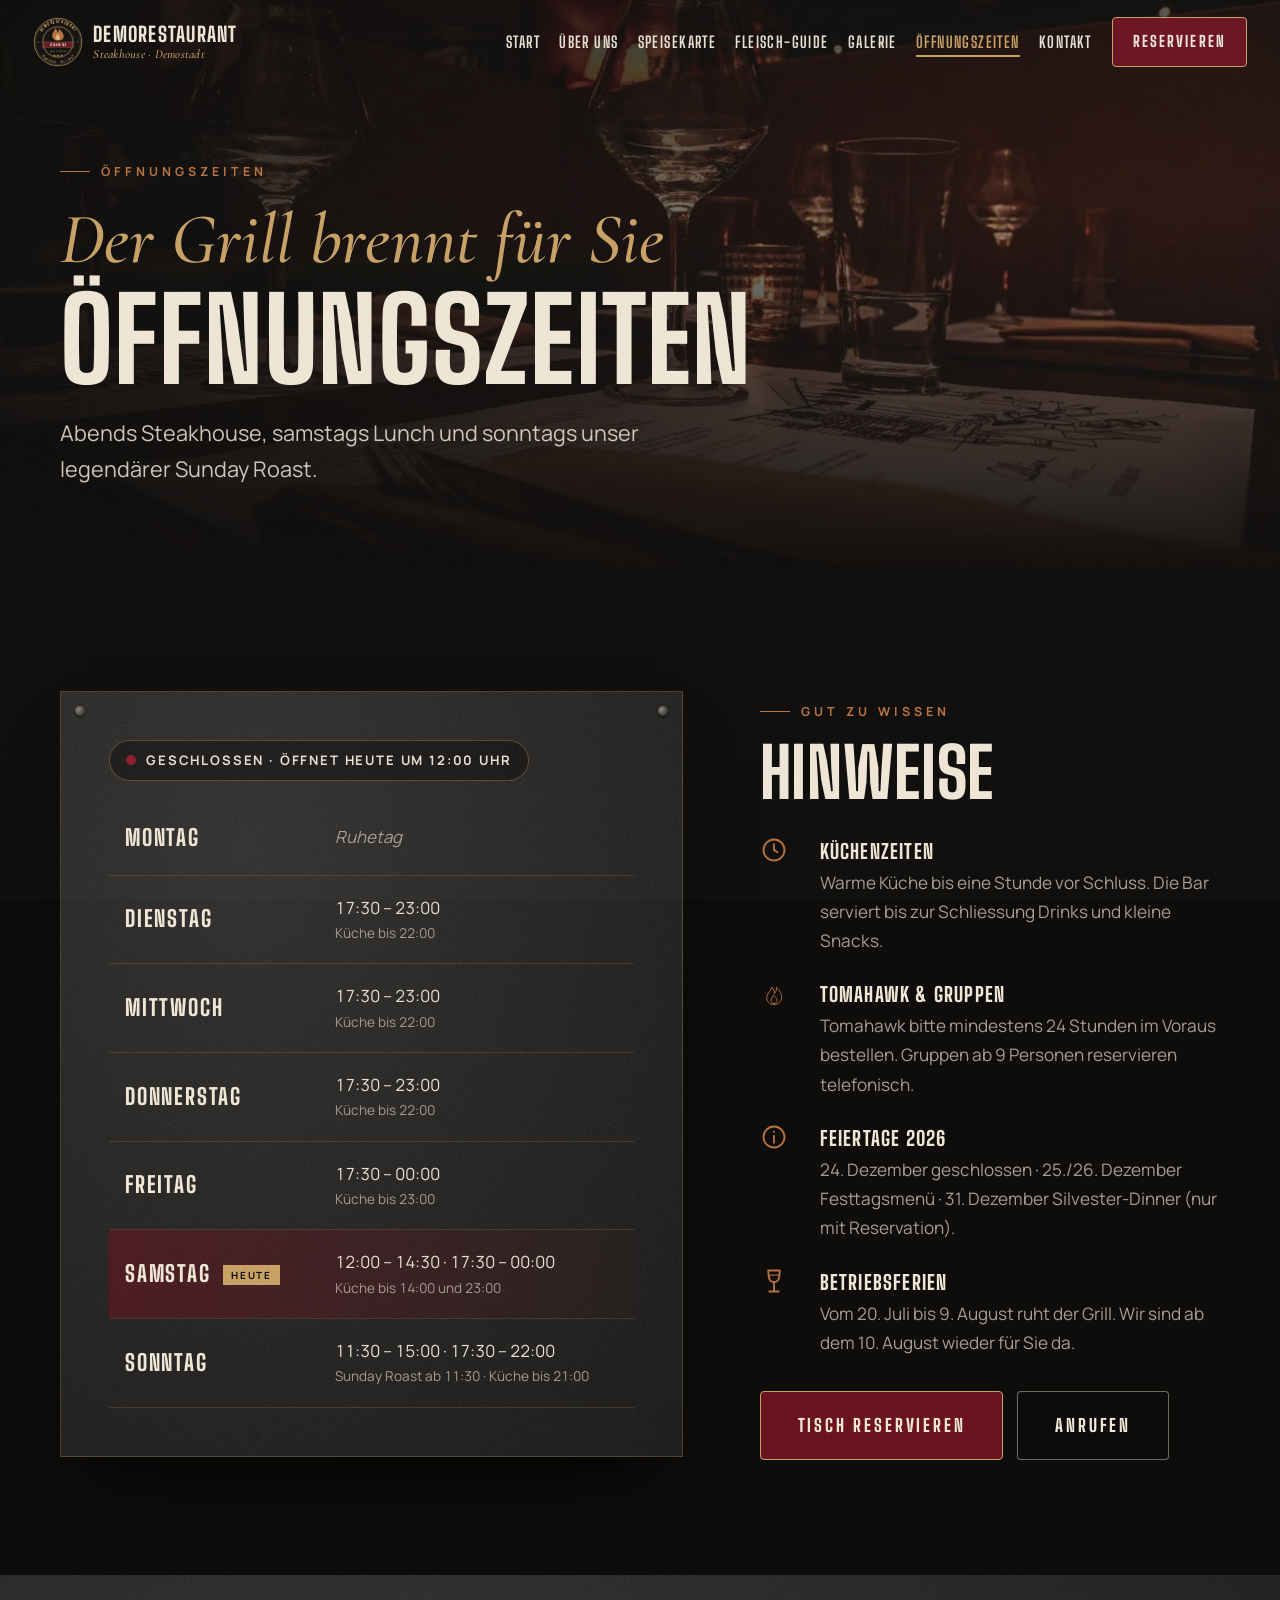
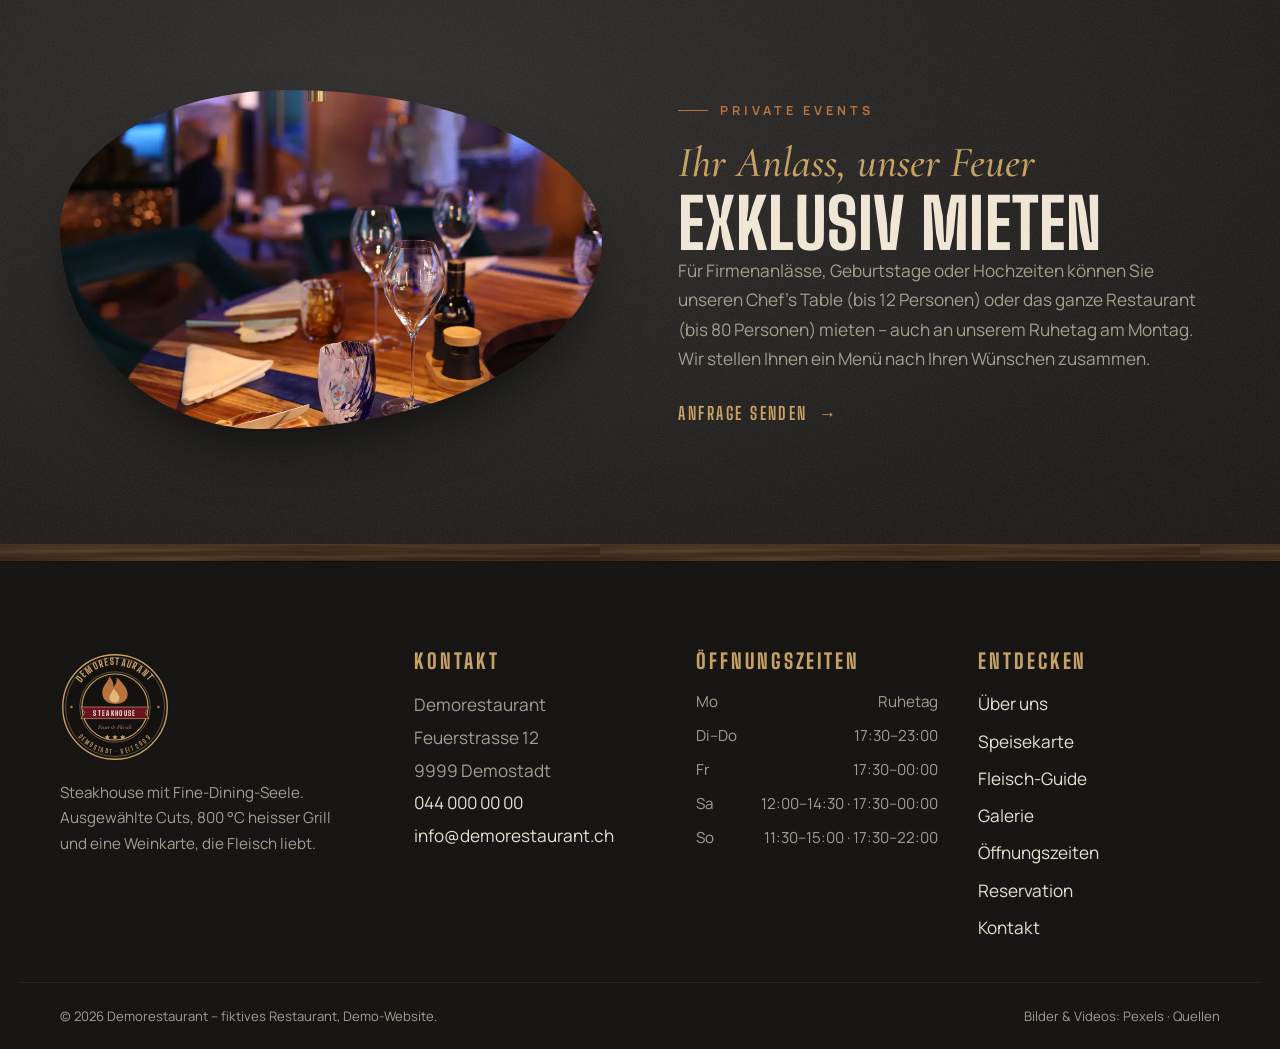
<file: oeffnungszeiten.html>
<!doctype html>
<html lang="de-CH">
<head>
  <meta charset="utf-8">
  <meta name="viewport" content="width=device-width, initial-scale=1">
  <title>Öffnungszeiten – Demorestaurant</title>
  <meta name="description" content="Öffnungszeiten des Demorestaurants in Demostadt: Dienstag bis Sonntag geöffnet, Montag Ruhetag. Küchenzeiten, Feiertage und Betriebsferien.">
  <meta name="theme-color" content="#0e0d0c">
  <meta property="og:title" content="Öffnungszeiten – Demorestaurant">
  <meta property="og:description" content="Öffnungszeiten des Demorestaurants in Demostadt: Dienstag bis Sonntag geöffnet, Montag Ruhetag. Küchenzeiten, Feiertage und Betriebsferien.">
  <meta property="og:type" content="website">
  <link rel="icon" href="img/favicon.svg" type="image/svg+xml">
  <link rel="preload" href="fonts/big-shoulders-display-normal-600-900.woff2" as="font" type="font/woff2" crossorigin>
  <link rel="preload" href="fonts/manrope-normal-400-700.woff2" as="font" type="font/woff2" crossorigin>
  <link rel="stylesheet" href="css/fonts.css">
  <link rel="stylesheet" href="css/style.css">
  <script>document.documentElement.classList.add('js');</script>
  <script src="js/main.js" defer></script>
</head>
<body>
  <a class="skip-link" href="#inhalt">Zum Inhalt springen</a>
  <svg class="sr-only" aria-hidden="true" focusable="false" xmlns="http://www.w3.org/2000/svg">
  <defs>
    <path id="arc-top" d="M24,100 A76,76 0 0 1 176,100"/>
    <path id="arc-bottom" d="M14,100 A86,86 0 0 0 186,100"/>
  </defs>
  <symbol id="stamp-ring" viewBox="0 0 200 200">
    <circle cx="100" cy="100" r="98" fill="#141211"/>
    <circle cx="100" cy="100" r="95" fill="none" stroke="#c8a165" stroke-width="2.5"/>
    <circle cx="100" cy="100" r="90" fill="none" stroke="#c8a165" stroke-width=".8"/>
    <circle cx="100" cy="100" r="64" fill="none" stroke="#c8a165" stroke-width=".8"/>
    <text font-family="'Big Shoulders Display', 'Arial Narrow', Impact, sans-serif" font-weight="800" font-size="17" letter-spacing="2.6" fill="#c8a165"><textPath href="#arc-top" startOffset="50%" text-anchor="middle">DEMORESTAURANT</textPath></text>
    <text font-family="'Big Shoulders Display', 'Arial Narrow', Impact, sans-serif" font-weight="700" font-size="11.5" letter-spacing="3" fill="#c8a165"><textPath href="#arc-bottom" startOffset="50%" text-anchor="middle">DEMOSTADT · SEIT 2009</textPath></text>
    <path d="M18,100 l3,-2.6 3,2.6 -3,2.6z M176,100 l3,-2.6 3,2.6 -3,2.6z" fill="#b8733f"/>
  </symbol>
  <symbol id="stamp-core" viewBox="0 0 200 200">
    <circle cx="100" cy="100" r="60" fill="#141211" stroke="#c8a165" stroke-width="2"/>
    <path d="M100,94 C84,94 76,84 77,72 C78,60 88,54 90,44 C96,52 98,58 97,64 C102,58 104,52 103,46 C114,56 124,68 123,78 C122,88 114,94 100,94 Z" fill="#b8733f"/>
    <path d="M100,92 C93,92 89,87 90,81 C91,75 96,72 97,66 C101,72 108,77 108,83 C108,88 105,92 100,92 Z" fill="#e3b779"/>
    <path d="M38,100 L162,100 L155,110.5 L162,121 L38,121 L45,110.5 Z" fill="#6b1420" stroke="#c8a165" stroke-width="1.2"/>
    <text x="100" y="115.5" text-anchor="middle" font-family="'Big Shoulders Display', 'Arial Narrow', Impact, sans-serif" font-weight="800" font-size="13" letter-spacing="2.4" fill="#efe6d6">STEAKHOUSE</text>
    <text x="100" y="140" text-anchor="middle" font-family="'Cormorant Garamond', Georgia, serif" font-style="italic" font-size="11" fill="#c8a165">Feuer &amp; Fleisch</text>
    <path d="M86,150 l1.5,3 3.3,.4 -2.4,2.3 .6,3.3 -3,-1.6 -3,1.6 .6,-3.3 -2.4,-2.3 3.3,-.4z M100,150 l1.5,3 3.3,.4 -2.4,2.3 .6,3.3 -3,-1.6 -3,1.6 .6,-3.3 -2.4,-2.3 3.3,-.4z M114,150 l1.5,3 3.3,.4 -2.4,2.3 .6,3.3 -3,-1.6 -3,1.6 .6,-3.3 -2.4,-2.3 3.3,-.4z" fill="#c8a165"/>
  </symbol>
  <symbol id="stamp" viewBox="0 0 200 200"><use href="#stamp-ring"/><use href="#stamp-core"/></symbol>
  <symbol id="i-phone" viewBox="0 0 24 24" fill="none" stroke="currentColor" stroke-width="1.6" stroke-linecap="round" stroke-linejoin="round"><path d="M5 3h4l2 5-2.5 1.5a11 11 0 0 0 6 6L16 13l5 2v4a2 2 0 0 1-2 2A16 16 0 0 1 3 5a2 2 0 0 1 2-2"/></symbol>
  <symbol id="i-mail" viewBox="0 0 24 24" fill="none" stroke="currentColor" stroke-width="1.6" stroke-linecap="round" stroke-linejoin="round"><rect x="3" y="5" width="18" height="14" rx="2"/><path d="m3 7 9 6 9-6"/></symbol>
  <symbol id="i-pin" viewBox="0 0 24 24" fill="none" stroke="currentColor" stroke-width="1.6" stroke-linecap="round" stroke-linejoin="round"><path d="M12 21s-7-6.2-7-11.5a7 7 0 0 1 14 0C19 14.8 12 21 12 21z"/><circle cx="12" cy="9.5" r="2.5"/></symbol>
  <symbol id="i-clock" viewBox="0 0 24 24" fill="none" stroke="currentColor" stroke-width="1.6" stroke-linecap="round"><circle cx="12" cy="12" r="9"/><path d="M12 7v5l3 2"/></symbol>
  <symbol id="i-glass" viewBox="0 0 24 24" fill="none" stroke="currentColor" stroke-width="1.6" stroke-linecap="round" stroke-linejoin="round"><path d="M7 3h10l-.6 5.5a4.4 4.4 0 0 1-8.8 0z"/><path d="M12 13v8M8 21h8"/><path d="M7.4 7h9.2" opacity=".6"/></symbol>
  <symbol id="i-info" viewBox="0 0 24 24" fill="none" stroke="currentColor" stroke-width="1.6" stroke-linecap="round"><circle cx="12" cy="12" r="9"/><path d="M12 11v6M12 7.5v.01"/></symbol>
  <symbol id="i-play" viewBox="0 0 24 24" fill="currentColor"><path d="M7 4.5v15l13-7.5z"/></symbol>
  <symbol id="i-pause" viewBox="0 0 24 24" fill="currentColor"><path d="M6 4h4v16H6zM14 4h4v16h-4z"/></symbol>
  <symbol id="i-close" viewBox="0 0 24 24" fill="none" stroke="currentColor" stroke-width="2" stroke-linecap="round"><path d="M6 6l12 12M18 6 6 18"/></symbol>
  <symbol id="i-prev" viewBox="0 0 24 24" fill="none" stroke="currentColor" stroke-width="2" stroke-linecap="round" stroke-linejoin="round"><path d="m15 5-7 7 7 7"/></symbol>
  <symbol id="i-next" viewBox="0 0 24 24" fill="none" stroke="currentColor" stroke-width="2" stroke-linecap="round" stroke-linejoin="round"><path d="m9 5 7 7-7 7"/></symbol>
  <symbol id="i-flame" viewBox="0 0 48 48" fill="none" stroke="currentColor" stroke-width="1.6" stroke-linejoin="round"><path d="M24 44c-8 0-13-5.5-12.5-12.5S19 21 20 14c4 4.5 5 8 4.4 11.5C27.5 22 29 18 28 14c6.5 5.5 9.5 12.5 9 18.5S32 44 24 44z"/><path d="M24 42c-3.5 0-5.6-2.6-5-6s3.4-5 4-8.5c2.6 3.4 6.4 5.8 6.4 9.4 0 3-2.2 5.1-5.4 5.1z"/></symbol>
  <symbol id="i-clock48" viewBox="0 0 48 48" fill="none" stroke="currentColor" stroke-width="1.6" stroke-linecap="round"><rect x="9" y="5" width="30" height="38" rx="2"/><path d="M14 12h20M14 18h20M14 24h20M14 30h12"/><circle cx="34" cy="36" r="7" fill="#0e0d0c"/><path d="M34 32.5V36l2.4 1.6"/></symbol>
  <symbol id="i-farm" viewBox="0 0 48 48" fill="none" stroke="currentColor" stroke-width="1.6" stroke-linejoin="round" stroke-linecap="round"><path d="M4 42h40M8 42V22l10-8 10 8v20"/><path d="M14 42V30h8v12M28 26h12v16"/><path d="M34 26V14l4-4 4 4v12"/><path d="M4 42c6-4 10-4 16 0"/></symbol>
  <symbol id="i-knife" viewBox="0 0 48 48" fill="none" stroke="currentColor" stroke-width="1.6" stroke-linejoin="round" stroke-linecap="round"><path d="M6 36 34 8c4 4 4 12-2 18L20 38z"/><path d="m20 38 4 4 4-4-4-4M30 42l12-12"/><circle cx="36" cy="36" r="1.2"/></symbol>
  <symbol id="i-train" viewBox="0 0 48 48" fill="none" stroke="currentColor" stroke-width="1.6" stroke-linejoin="round" stroke-linecap="round"><rect x="12" y="6" width="24" height="30" rx="5"/><path d="M12 22h24M18 30h.01M30 30h.01M16 42l4-6M32 42l-4-6"/></symbol>
  <symbol id="i-car" viewBox="0 0 48 48" fill="none" stroke="currentColor" stroke-width="1.6" stroke-linejoin="round" stroke-linecap="round"><path d="M6 32V24l5-10h26l5 10v8z"/><path d="M6 24h36M10 32v5h6v-5M32 32v5h6v-5"/><circle cx="14" cy="28" r="1.3"/><circle cx="34" cy="28" r="1.3"/></symbol>
  <symbol id="i-bike" viewBox="0 0 48 48" fill="none" stroke="currentColor" stroke-width="1.6" stroke-linejoin="round" stroke-linecap="round"><circle cx="12" cy="32" r="8"/><circle cx="36" cy="32" r="8"/><path d="m12 32 7-14h12l5 14M19 18l7 14h10M17 12h6M30 12h5l-4 6"/></symbol>
</svg>
  <div class="page-curtain" aria-hidden="true"></div>
  <header class="site-header">
    <a class="brand" href="index.html" aria-label="Demorestaurant – zur Startseite">
      <svg class="stamp" viewBox="0 0 200 200" aria-hidden="true"><use href="#stamp"/></svg>
      <span class="brand-name">Demorestaurant<small>Steakhouse · Demostadt</small></span>
    </a>
    <nav class="main-nav" id="main-nav" aria-label="Hauptnavigation">
      <ul>
        <li><a href="index.html">Start</a></li>
        <li><a href="ueber-uns.html">Über uns</a></li>
        <li><a href="speisekarte.html">Speisekarte</a></li>
        <li><a href="fleisch-guide.html">Fleisch-Guide</a></li>
        <li><a href="galerie.html">Galerie</a></li>
        <li><a href="oeffnungszeiten.html" aria-current="page">Öffnungszeiten</a></li>
        <li><a href="kontakt.html">Kontakt</a></li>
      </ul>
      <a class="btn nav-cta" href="reservation.html">Tisch reservieren</a>
      <p class="nav-meta">Feuerstrasse 12 · 9999 Demostadt<br><a href="tel:+41440000000">044 000 00 00</a></p>
    </nav>
    <a class="btn btn--small header-cta" href="reservation.html">Reservieren</a>
    <button class="nav-toggle" type="button" aria-expanded="false" aria-controls="main-nav">
      <span class="sr-only">Menü öffnen</span><span class="bar"></span><span class="bar"></span><span class="bar"></span>
    </button>
  </header>

  <main id="inhalt">
    <section class="page-hero">
      <div class="page-hero__bg"><img src="img/tisch-kerzen-sm.webp" srcset="img/tisch-kerzen-sm.webp 760w, img/tisch-kerzen.webp 1600w" sizes="100vw" width="1600" height="1068" alt="Gedeckter Tisch bei Kerzenlicht" fetchpriority="high" decoding="async"></div>
      <div class="wrap">
        <p class="eyebrow">Öffnungszeiten</p>
        <h1><span class="script">Der Grill brennt für Sie</span>Öffnungszeiten</h1>
        <p class="lead" data-reveal style="--d:.2s">Abends Steakhouse, samstags Lunch und sonntags unser legendärer Sunday Roast.</p>
      </div>
    </section>

    <section class="section">
      <div class="wrap">
        <div class="split split--wide-left" style="align-items:start">
          <div class="hours-board" data-reveal>
            <p style="margin-bottom:20px"><span class="status" data-status aria-live="polite">Öffnungszeiten</span></p>
            <table class="hours">
              <caption class="sr-only">Öffnungszeiten pro Wochentag</caption>
              <tr data-day="1"><th scope="row">Montag</th><td><span class="closed">Ruhetag</span></td></tr>
              <tr data-day="2"><th scope="row">Dienstag</th><td>17:30 – 23:00<small>Küche bis 22:00</small></td></tr>
              <tr data-day="3"><th scope="row">Mittwoch</th><td>17:30 – 23:00<small>Küche bis 22:00</small></td></tr>
              <tr data-day="4"><th scope="row">Donnerstag</th><td>17:30 – 23:00<small>Küche bis 22:00</small></td></tr>
              <tr data-day="5"><th scope="row">Freitag</th><td>17:30 – 00:00<small>Küche bis 23:00</small></td></tr>
              <tr data-day="6"><th scope="row">Samstag</th><td>12:00 – 14:30 · 17:30 – 00:00<small>Küche bis 14:00 und 23:00</small></td></tr>
              <tr data-day="0"><th scope="row">Sonntag</th><td>11:30 – 15:00 · 17:30 – 22:00<small>Sunday Roast ab 11:30 · Küche bis 21:00</small></td></tr>
            </table>
          </div>
          <div>
            <p class="eyebrow" data-reveal>Gut zu wissen</p>
            <h2 data-reveal style="--d:.1s">Hinweise</h2>
            <ul class="info-list" style="margin-top:28px">
              <li data-reveal style="--d:.15s"><svg aria-hidden="true" focusable="false"><use href="#i-clock"/></svg><div><strong>Küchenzeiten</strong><span>Warme Küche bis eine Stunde vor Schluss. Die Bar serviert bis zur Schliessung Drinks und kleine Snacks.</span></div></li>
              <li data-reveal style="--d:.2s"><svg aria-hidden="true" focusable="false"><use href="#i-flame"/></svg><div><strong>Tomahawk &amp; Gruppen</strong><span>Tomahawk bitte mindestens 24 Stunden im Voraus bestellen. Gruppen ab 9 Personen reservieren telefonisch.</span></div></li>
              <li data-reveal style="--d:.25s"><svg aria-hidden="true" focusable="false"><use href="#i-info"/></svg><div><strong>Feiertage 2026</strong><span>24. Dezember geschlossen · 25./26. Dezember Festtagsmenü · 31. Dezember Silvester-Dinner (nur mit Reservation).</span></div></li>
              <li data-reveal style="--d:.3s"><svg aria-hidden="true" focusable="false"><use href="#i-glass"/></svg><div><strong>Betriebsferien</strong><span>Vom 20. Juli bis 9. August ruht der Grill. Wir sind ab dem 10. August wieder für Sie da.</span></div></li>
            </ul>
            <div class="btn-row" data-reveal style="--d:.35s;margin-top:34px">
              <a class="btn" href="reservation.html">Tisch reservieren</a>
              <a class="btn btn--ghost" href="tel:+41440000000">Anrufen</a>
            </div>
          </div>
        </div>
      </div>
    </section>

    <section class="section section--concrete">
      <div class="wrap">
        <div class="split">
          <div class="frame frame--wide blob" data-reveal="iris">
            <img src="img/tisch-warm-sm.webp" srcset="img/tisch-warm-sm.webp 507w, img/tisch-warm.webp 1067w" sizes="(max-width: 900px) 90vw, 45vw" width="1067" height="1600" alt="Warm beleuchtetes Restaurant mit gedeckten Tischen" loading="lazy" decoding="async">
          </div>
          <div>
            <p class="eyebrow" data-reveal>Private Events</p>
            <h2 data-reveal style="--d:.1s"><span class="script">Ihr Anlass, unser Feuer</span>Exklusiv mieten</h2>
            <p class="muted" data-reveal style="--d:.2s">Für Firmenanlässe, Geburtstage oder Hochzeiten können Sie unseren Chef's Table (bis 12 Personen) oder das ganze Restaurant (bis 80 Personen) mieten – auch an unserem Ruhetag am Montag. Wir stellen Ihnen ein Menü nach Ihren Wünschen zusammen.</p>
            <p data-reveal style="--d:.3s;margin-top:1.6rem"><a class="link-arrow" href="kontakt.html">Anfrage senden</a></p>
          </div>
        </div>
      </div>
    </section>
  </main>

  <footer class="site-footer">
    <div class="wood-band" aria-hidden="true"></div>
    <div class="wrap footer-grid">
      <div class="footer-brand">
        <svg class="stamp" viewBox="0 0 200 200" aria-hidden="true"><use href="#stamp"/></svg>
        <p>Steakhouse mit Fine-Dining-Seele. Ausgewählte Cuts, 800&nbsp;°C heisser Grill und eine Weinkarte, die Fleisch liebt.</p>
      </div>
      <div>
        <h2>Kontakt</h2>
        <address>
          Demorestaurant<br>Feuerstrasse 12<br>9999 Demostadt<br>
          <a href="tel:+41440000000">044 000 00 00</a><br>
          <a href="mailto:info@demorestaurant.ch">info@demorestaurant.ch</a>
        </address>
      </div>
      <div>
        <h2>Öffnungszeiten</h2>
        <ul class="footer-hours">
          <li><span>Mo</span><span>Ruhetag</span></li>
          <li><span>Di–Do</span><span>17:30–23:00</span></li>
          <li><span>Fr</span><span>17:30–00:00</span></li>
          <li><span>Sa</span><span>12:00–14:30 · 17:30–00:00</span></li>
          <li><span>So</span><span>11:30–15:00 · 17:30–22:00</span></li>
        </ul>
      </div>
      <div>
        <h2>Entdecken</h2>
        <ul>
          <li><a href="ueber-uns.html">Über uns</a></li><li><a href="speisekarte.html">Speisekarte</a></li><li><a href="fleisch-guide.html">Fleisch-Guide</a></li><li><a href="galerie.html">Galerie</a></li><li><a href="oeffnungszeiten.html">Öffnungszeiten</a></li><li><a href="reservation.html">Reservation</a></li><li><a href="kontakt.html">Kontakt</a></li>
        </ul>
      </div>
    </div>
    <div class="wrap footer-bottom">
      <span>© <span data-year>2026</span> Demorestaurant – fiktives Restaurant, Demo-Website.</span>
      <span>Bilder &amp; Videos: Pexels · <a href="quellen.txt">Quellen</a></span>
    </div>
  </footer>
</body>
</html>
</file>
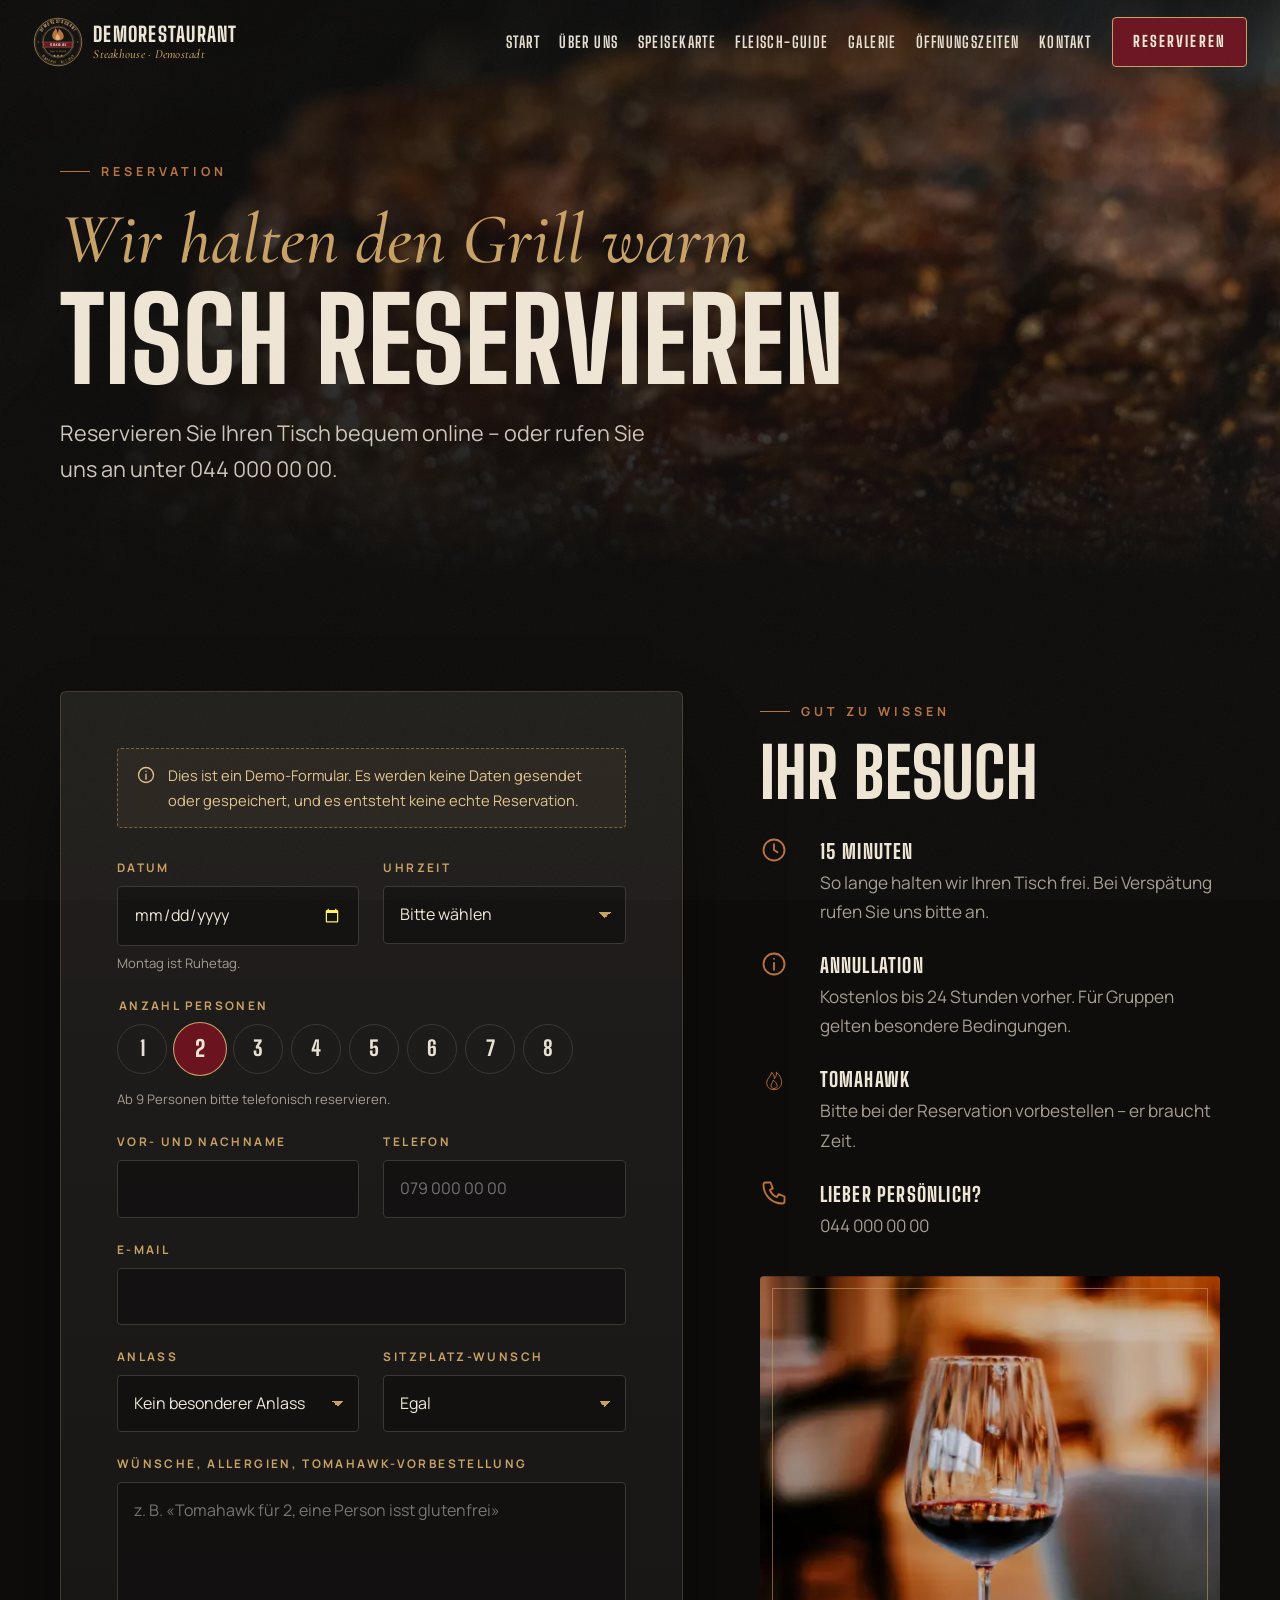
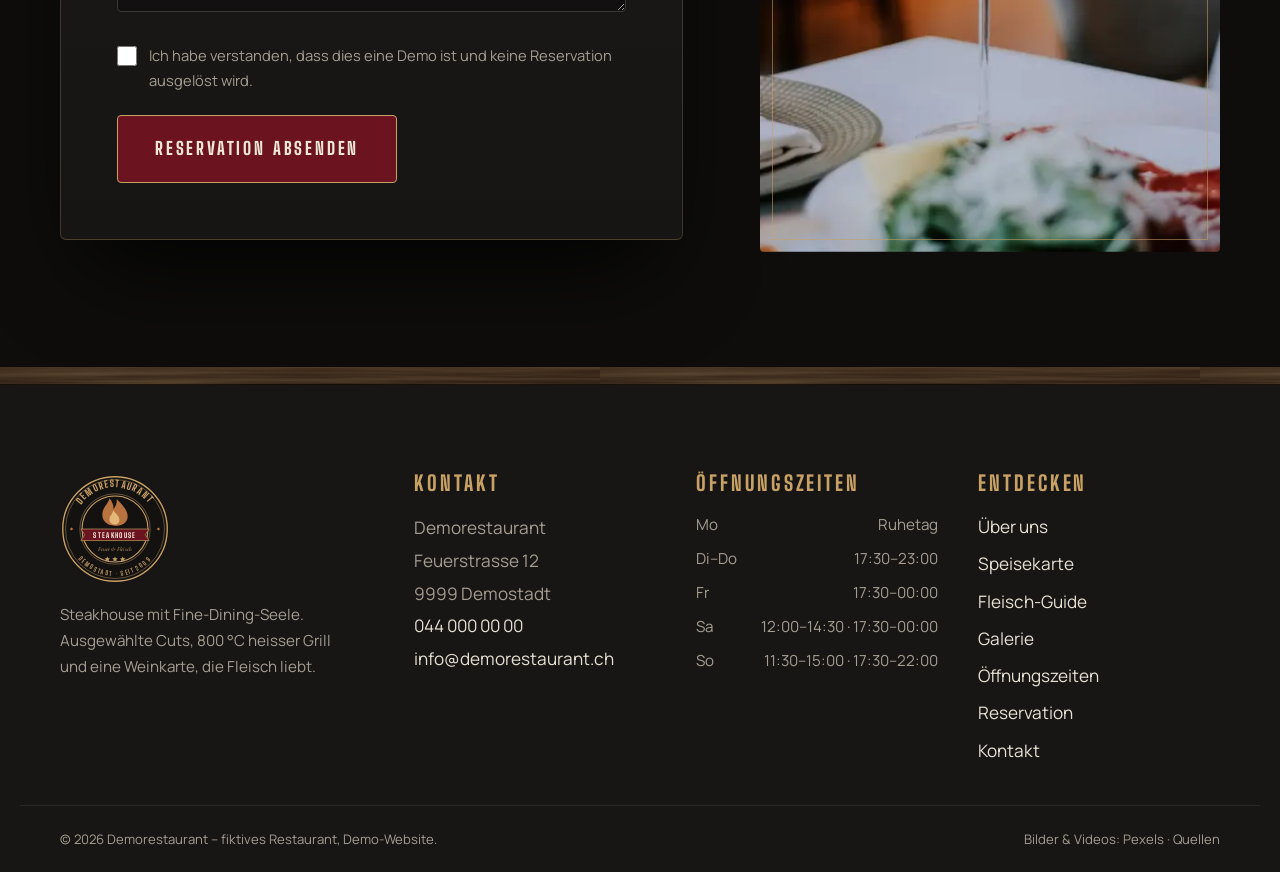
<file: reservation.html>
<!doctype html>
<html lang="de-CH">
<head>
  <meta charset="utf-8">
  <meta name="viewport" content="width=device-width, initial-scale=1">
  <title>Reservation – Demorestaurant</title>
  <meta name="description" content="Tisch reservieren im Demorestaurant (Demo-Formular ohne echte Funktion).">
  <meta name="theme-color" content="#0e0d0c">
  <meta property="og:title" content="Reservation – Demorestaurant">
  <meta property="og:description" content="Tisch reservieren im Demorestaurant (Demo-Formular ohne echte Funktion).">
  <meta property="og:type" content="website">
  <link rel="icon" href="img/favicon.svg" type="image/svg+xml">
  <link rel="preload" href="fonts/big-shoulders-display-normal-600-900.woff2" as="font" type="font/woff2" crossorigin>
  <link rel="preload" href="fonts/manrope-normal-400-700.woff2" as="font" type="font/woff2" crossorigin>
  <link rel="stylesheet" href="css/fonts.css">
  <link rel="stylesheet" href="css/style.css">
  <script>document.documentElement.classList.add('js');</script>
  <script src="js/main.js" defer></script>
</head>
<body>
  <a class="skip-link" href="#inhalt">Zum Inhalt springen</a>
  <svg class="sr-only" aria-hidden="true" focusable="false" xmlns="http://www.w3.org/2000/svg">
  <defs>
    <path id="arc-top" d="M24,100 A76,76 0 0 1 176,100"/>
    <path id="arc-bottom" d="M14,100 A86,86 0 0 0 186,100"/>
  </defs>
  <symbol id="stamp-ring" viewBox="0 0 200 200">
    <circle cx="100" cy="100" r="98" fill="#141211"/>
    <circle cx="100" cy="100" r="95" fill="none" stroke="#c8a165" stroke-width="2.5"/>
    <circle cx="100" cy="100" r="90" fill="none" stroke="#c8a165" stroke-width=".8"/>
    <circle cx="100" cy="100" r="64" fill="none" stroke="#c8a165" stroke-width=".8"/>
    <text font-family="'Big Shoulders Display', 'Arial Narrow', Impact, sans-serif" font-weight="800" font-size="17" letter-spacing="2.6" fill="#c8a165"><textPath href="#arc-top" startOffset="50%" text-anchor="middle">DEMORESTAURANT</textPath></text>
    <text font-family="'Big Shoulders Display', 'Arial Narrow', Impact, sans-serif" font-weight="700" font-size="11.5" letter-spacing="3" fill="#c8a165"><textPath href="#arc-bottom" startOffset="50%" text-anchor="middle">DEMOSTADT · SEIT 2009</textPath></text>
    <path d="M18,100 l3,-2.6 3,2.6 -3,2.6z M176,100 l3,-2.6 3,2.6 -3,2.6z" fill="#b8733f"/>
  </symbol>
  <symbol id="stamp-core" viewBox="0 0 200 200">
    <circle cx="100" cy="100" r="60" fill="#141211" stroke="#c8a165" stroke-width="2"/>
    <path d="M100,94 C84,94 76,84 77,72 C78,60 88,54 90,44 C96,52 98,58 97,64 C102,58 104,52 103,46 C114,56 124,68 123,78 C122,88 114,94 100,94 Z" fill="#b8733f"/>
    <path d="M100,92 C93,92 89,87 90,81 C91,75 96,72 97,66 C101,72 108,77 108,83 C108,88 105,92 100,92 Z" fill="#e3b779"/>
    <path d="M38,100 L162,100 L155,110.5 L162,121 L38,121 L45,110.5 Z" fill="#6b1420" stroke="#c8a165" stroke-width="1.2"/>
    <text x="100" y="115.5" text-anchor="middle" font-family="'Big Shoulders Display', 'Arial Narrow', Impact, sans-serif" font-weight="800" font-size="13" letter-spacing="2.4" fill="#efe6d6">STEAKHOUSE</text>
    <text x="100" y="140" text-anchor="middle" font-family="'Cormorant Garamond', Georgia, serif" font-style="italic" font-size="11" fill="#c8a165">Feuer &amp; Fleisch</text>
    <path d="M86,150 l1.5,3 3.3,.4 -2.4,2.3 .6,3.3 -3,-1.6 -3,1.6 .6,-3.3 -2.4,-2.3 3.3,-.4z M100,150 l1.5,3 3.3,.4 -2.4,2.3 .6,3.3 -3,-1.6 -3,1.6 .6,-3.3 -2.4,-2.3 3.3,-.4z M114,150 l1.5,3 3.3,.4 -2.4,2.3 .6,3.3 -3,-1.6 -3,1.6 .6,-3.3 -2.4,-2.3 3.3,-.4z" fill="#c8a165"/>
  </symbol>
  <symbol id="stamp" viewBox="0 0 200 200"><use href="#stamp-ring"/><use href="#stamp-core"/></symbol>
  <symbol id="i-phone" viewBox="0 0 24 24" fill="none" stroke="currentColor" stroke-width="1.6" stroke-linecap="round" stroke-linejoin="round"><path d="M5 3h4l2 5-2.5 1.5a11 11 0 0 0 6 6L16 13l5 2v4a2 2 0 0 1-2 2A16 16 0 0 1 3 5a2 2 0 0 1 2-2"/></symbol>
  <symbol id="i-mail" viewBox="0 0 24 24" fill="none" stroke="currentColor" stroke-width="1.6" stroke-linecap="round" stroke-linejoin="round"><rect x="3" y="5" width="18" height="14" rx="2"/><path d="m3 7 9 6 9-6"/></symbol>
  <symbol id="i-pin" viewBox="0 0 24 24" fill="none" stroke="currentColor" stroke-width="1.6" stroke-linecap="round" stroke-linejoin="round"><path d="M12 21s-7-6.2-7-11.5a7 7 0 0 1 14 0C19 14.8 12 21 12 21z"/><circle cx="12" cy="9.5" r="2.5"/></symbol>
  <symbol id="i-clock" viewBox="0 0 24 24" fill="none" stroke="currentColor" stroke-width="1.6" stroke-linecap="round"><circle cx="12" cy="12" r="9"/><path d="M12 7v5l3 2"/></symbol>
  <symbol id="i-glass" viewBox="0 0 24 24" fill="none" stroke="currentColor" stroke-width="1.6" stroke-linecap="round" stroke-linejoin="round"><path d="M7 3h10l-.6 5.5a4.4 4.4 0 0 1-8.8 0z"/><path d="M12 13v8M8 21h8"/><path d="M7.4 7h9.2" opacity=".6"/></symbol>
  <symbol id="i-info" viewBox="0 0 24 24" fill="none" stroke="currentColor" stroke-width="1.6" stroke-linecap="round"><circle cx="12" cy="12" r="9"/><path d="M12 11v6M12 7.5v.01"/></symbol>
  <symbol id="i-play" viewBox="0 0 24 24" fill="currentColor"><path d="M7 4.5v15l13-7.5z"/></symbol>
  <symbol id="i-pause" viewBox="0 0 24 24" fill="currentColor"><path d="M6 4h4v16H6zM14 4h4v16h-4z"/></symbol>
  <symbol id="i-close" viewBox="0 0 24 24" fill="none" stroke="currentColor" stroke-width="2" stroke-linecap="round"><path d="M6 6l12 12M18 6 6 18"/></symbol>
  <symbol id="i-prev" viewBox="0 0 24 24" fill="none" stroke="currentColor" stroke-width="2" stroke-linecap="round" stroke-linejoin="round"><path d="m15 5-7 7 7 7"/></symbol>
  <symbol id="i-next" viewBox="0 0 24 24" fill="none" stroke="currentColor" stroke-width="2" stroke-linecap="round" stroke-linejoin="round"><path d="m9 5 7 7-7 7"/></symbol>
  <symbol id="i-flame" viewBox="0 0 48 48" fill="none" stroke="currentColor" stroke-width="1.6" stroke-linejoin="round"><path d="M24 44c-8 0-13-5.5-12.5-12.5S19 21 20 14c4 4.5 5 8 4.4 11.5C27.5 22 29 18 28 14c6.5 5.5 9.5 12.5 9 18.5S32 44 24 44z"/><path d="M24 42c-3.5 0-5.6-2.6-5-6s3.4-5 4-8.5c2.6 3.4 6.4 5.8 6.4 9.4 0 3-2.2 5.1-5.4 5.1z"/></symbol>
  <symbol id="i-clock48" viewBox="0 0 48 48" fill="none" stroke="currentColor" stroke-width="1.6" stroke-linecap="round"><rect x="9" y="5" width="30" height="38" rx="2"/><path d="M14 12h20M14 18h20M14 24h20M14 30h12"/><circle cx="34" cy="36" r="7" fill="#0e0d0c"/><path d="M34 32.5V36l2.4 1.6"/></symbol>
  <symbol id="i-farm" viewBox="0 0 48 48" fill="none" stroke="currentColor" stroke-width="1.6" stroke-linejoin="round" stroke-linecap="round"><path d="M4 42h40M8 42V22l10-8 10 8v20"/><path d="M14 42V30h8v12M28 26h12v16"/><path d="M34 26V14l4-4 4 4v12"/><path d="M4 42c6-4 10-4 16 0"/></symbol>
  <symbol id="i-knife" viewBox="0 0 48 48" fill="none" stroke="currentColor" stroke-width="1.6" stroke-linejoin="round" stroke-linecap="round"><path d="M6 36 34 8c4 4 4 12-2 18L20 38z"/><path d="m20 38 4 4 4-4-4-4M30 42l12-12"/><circle cx="36" cy="36" r="1.2"/></symbol>
  <symbol id="i-train" viewBox="0 0 48 48" fill="none" stroke="currentColor" stroke-width="1.6" stroke-linejoin="round" stroke-linecap="round"><rect x="12" y="6" width="24" height="30" rx="5"/><path d="M12 22h24M18 30h.01M30 30h.01M16 42l4-6M32 42l-4-6"/></symbol>
  <symbol id="i-car" viewBox="0 0 48 48" fill="none" stroke="currentColor" stroke-width="1.6" stroke-linejoin="round" stroke-linecap="round"><path d="M6 32V24l5-10h26l5 10v8z"/><path d="M6 24h36M10 32v5h6v-5M32 32v5h6v-5"/><circle cx="14" cy="28" r="1.3"/><circle cx="34" cy="28" r="1.3"/></symbol>
  <symbol id="i-bike" viewBox="0 0 48 48" fill="none" stroke="currentColor" stroke-width="1.6" stroke-linejoin="round" stroke-linecap="round"><circle cx="12" cy="32" r="8"/><circle cx="36" cy="32" r="8"/><path d="m12 32 7-14h12l5 14M19 18l7 14h10M17 12h6M30 12h5l-4 6"/></symbol>
</svg>
  <div class="page-curtain" aria-hidden="true"></div>
  <header class="site-header">
    <a class="brand" href="index.html" aria-label="Demorestaurant – zur Startseite">
      <svg class="stamp" viewBox="0 0 200 200" aria-hidden="true"><use href="#stamp"/></svg>
      <span class="brand-name">Demorestaurant<small>Steakhouse · Demostadt</small></span>
    </a>
    <nav class="main-nav" id="main-nav" aria-label="Hauptnavigation">
      <ul>
        <li><a href="index.html">Start</a></li>
        <li><a href="ueber-uns.html">Über uns</a></li>
        <li><a href="speisekarte.html">Speisekarte</a></li>
        <li><a href="fleisch-guide.html">Fleisch-Guide</a></li>
        <li><a href="galerie.html">Galerie</a></li>
        <li><a href="oeffnungszeiten.html">Öffnungszeiten</a></li>
        <li><a href="kontakt.html">Kontakt</a></li>
      </ul>
      <a class="btn nav-cta" href="reservation.html">Tisch reservieren</a>
      <p class="nav-meta">Feuerstrasse 12 · 9999 Demostadt<br><a href="tel:+41440000000">044 000 00 00</a></p>
    </nav>
    <a class="btn btn--small header-cta" href="reservation.html">Reservieren</a>
    <button class="nav-toggle" type="button" aria-expanded="false" aria-controls="main-nav">
      <span class="sr-only">Menü öffnen</span><span class="bar"></span><span class="bar"></span><span class="bar"></span>
    </button>
  </header>

  <main id="inhalt">
    <section class="page-hero">
      <div class="page-hero__bg"><img src="img/steak-rauch-sm.webp" srcset="img/steak-rauch-sm.webp 427w, img/steak-rauch.webp 900w" sizes="100vw" width="900" height="1600" alt="Steak mit Rauch auf dem Grill" fetchpriority="high" decoding="async"></div>
      <div class="wrap">
        <p class="eyebrow">Reservation</p>
        <h1><span class="script">Wir halten den Grill warm</span>Tisch reservieren</h1>
        <p class="lead" data-reveal style="--d:.2s">Reservieren Sie Ihren Tisch bequem online – oder rufen Sie uns an unter 044 000 00 00.</p>
      </div>
    </section>

    <section class="section">
      <div class="wrap">
        <div class="split split--wide-left" style="align-items:start">
          <div class="form-panel" data-reveal>
            <p class="demo-note"><svg aria-hidden="true" focusable="false"><use href="#i-info"/></svg><span>Dies ist ein Demo-Formular. Es werden keine Daten gesendet oder gespeichert, und es entsteht keine echte Reservation.</span></p>
            <form class="form" data-demo="res-ok" novalidate>
              <div class="field">
                <label for="datum">Datum</label>
                <input type="date" id="datum" name="datum" required>
                <p class="hint">Montag ist Ruhetag.</p>
              </div>
              <div class="field">
                <label for="zeit">Uhrzeit</label>
                <select id="zeit" name="zeit" required><option value="" disabled selected>Bitte wählen</option><optgroup label="Mittag (Sa &amp; So)"><option>11:30</option><option>12:00</option><option>12:30</option><option>13:00</option><option>13:30</option></optgroup><optgroup label="Abend"><option>17:30</option><option>18:00</option><option>18:30</option><option>19:00</option><option>19:30</option><option>20:00</option><option>20:30</option><option>21:00</option><option>21:30</option></optgroup></select>
              </div>
              <fieldset class="field guests full">
                <legend>Anzahl Personen</legend>
                <input type="radio" name="personen" id="p1" value="1"><label for="p1">1</label><input type="radio" name="personen" id="p2" value="2" checked><label for="p2">2</label><input type="radio" name="personen" id="p3" value="3"><label for="p3">3</label><input type="radio" name="personen" id="p4" value="4"><label for="p4">4</label><input type="radio" name="personen" id="p5" value="5"><label for="p5">5</label><input type="radio" name="personen" id="p6" value="6"><label for="p6">6</label><input type="radio" name="personen" id="p7" value="7"><label for="p7">7</label><input type="radio" name="personen" id="p8" value="8"><label for="p8">8</label>
                <p class="hint" style="width:100%">Ab 9 Personen bitte telefonisch reservieren.</p>
              </fieldset>
              <div class="field">
                <label for="name">Vor- und Nachname</label>
                <input type="text" id="name" name="name" autocomplete="name" required>
              </div>
              <div class="field">
                <label for="tel">Telefon</label>
                <input type="tel" id="tel" name="tel" autocomplete="tel" placeholder="079 000 00 00" required>
              </div>
              <div class="field full">
                <label for="email">E-Mail</label>
                <input type="email" id="email" name="email" autocomplete="email" required>
              </div>
              <div class="field">
                <label for="anlass">Anlass</label>
                <select id="anlass" name="anlass">
                  <option>Kein besonderer Anlass</option><option>Geburtstag</option><option>Jahrestag</option><option>Geschäftsessen</option><option>Date Night</option>
                </select>
              </div>
              <div class="field">
                <label for="platz">Sitzplatz-Wunsch</label>
                <select id="platz" name="platz">
                  <option>Egal</option><option>Chef's Table am Grill</option><option>Fensterplatz</option><option>Lounge &amp; Bar</option>
                </select>
              </div>
              <div class="field full">
                <label for="nachricht">Wünsche, Allergien, Tomahawk-Vorbestellung</label>
                <textarea id="nachricht" name="nachricht" placeholder="z. B. «Tomahawk für 2, eine Person isst glutenfrei»"></textarea>
              </div>
              <label class="check full"><input type="checkbox" name="ok" required><span>Ich habe verstanden, dass dies eine Demo ist und keine Reservation ausgelöst wird.</span></label>
              <div class="full"><button class="btn" type="submit">Reservation absenden</button></div>
            </form>
          </div>
          <aside>
            <p class="eyebrow" data-reveal>Gut zu wissen</p>
            <h2 data-reveal style="--d:.1s">Ihr Besuch</h2>
            <ul class="info-list" style="margin-top:28px">
              <li data-reveal style="--d:.15s"><svg aria-hidden="true" focusable="false"><use href="#i-clock"/></svg><div><strong>15 Minuten</strong><span>So lange halten wir Ihren Tisch frei. Bei Verspätung rufen Sie uns bitte an.</span></div></li>
              <li data-reveal style="--d:.2s"><svg aria-hidden="true" focusable="false"><use href="#i-info"/></svg><div><strong>Annullation</strong><span>Kostenlos bis 24 Stunden vorher. Für Gruppen gelten besondere Bedingungen.</span></div></li>
              <li data-reveal style="--d:.25s"><svg aria-hidden="true" focusable="false"><use href="#i-flame"/></svg><div><strong>Tomahawk</strong><span>Bitte bei der Reservation vorbestellen – er braucht Zeit.</span></div></li>
              <li data-reveal style="--d:.3s"><svg aria-hidden="true" focusable="false"><use href="#i-phone"/></svg><div><strong>Lieber persönlich?</strong><a href="tel:+41440000000">044 000 00 00</a></div></li>
            </ul>
            <div class="frame frame--tall frame--gold" data-reveal="clip" style="margin-top:36px">
              <img src="img/rotwein-sm.webp" srcset="img/rotwein-sm.webp 507w, img/rotwein.webp 1067w" sizes="(max-width: 900px) 90vw, 35vw" width="1067" height="1600" alt="Ein Glas Rotwein auf einem gedeckten Tisch" loading="lazy" decoding="async">
            </div>
          </aside>
        </div>
      </div>
    </section>

    <dialog class="success" id="res-ok" aria-labelledby="res-ok-t">
      <div class="success__inner">
        <svg class="stamp" viewBox="0 0 200 200" aria-hidden="true"><use href="#stamp"/></svg>
        <h2 id="res-ok-t">Fast geschafft!</h2>
        <p data-summary>Danke!</p>
        <button class="btn" type="button" data-close>Schliessen</button>
      </div>
    </dialog>
  </main>

  <footer class="site-footer">
    <div class="wood-band" aria-hidden="true"></div>
    <div class="wrap footer-grid">
      <div class="footer-brand">
        <svg class="stamp" viewBox="0 0 200 200" aria-hidden="true"><use href="#stamp"/></svg>
        <p>Steakhouse mit Fine-Dining-Seele. Ausgewählte Cuts, 800&nbsp;°C heisser Grill und eine Weinkarte, die Fleisch liebt.</p>
      </div>
      <div>
        <h2>Kontakt</h2>
        <address>
          Demorestaurant<br>Feuerstrasse 12<br>9999 Demostadt<br>
          <a href="tel:+41440000000">044 000 00 00</a><br>
          <a href="mailto:info@demorestaurant.ch">info@demorestaurant.ch</a>
        </address>
      </div>
      <div>
        <h2>Öffnungszeiten</h2>
        <ul class="footer-hours">
          <li><span>Mo</span><span>Ruhetag</span></li>
          <li><span>Di–Do</span><span>17:30–23:00</span></li>
          <li><span>Fr</span><span>17:30–00:00</span></li>
          <li><span>Sa</span><span>12:00–14:30 · 17:30–00:00</span></li>
          <li><span>So</span><span>11:30–15:00 · 17:30–22:00</span></li>
        </ul>
      </div>
      <div>
        <h2>Entdecken</h2>
        <ul>
          <li><a href="ueber-uns.html">Über uns</a></li><li><a href="speisekarte.html">Speisekarte</a></li><li><a href="fleisch-guide.html">Fleisch-Guide</a></li><li><a href="galerie.html">Galerie</a></li><li><a href="oeffnungszeiten.html">Öffnungszeiten</a></li><li><a href="reservation.html">Reservation</a></li><li><a href="kontakt.html">Kontakt</a></li>
        </ul>
      </div>
    </div>
    <div class="wrap footer-bottom">
      <span>© <span data-year>2026</span> Demorestaurant – fiktives Restaurant, Demo-Website.</span>
      <span>Bilder &amp; Videos: Pexels · <a href="quellen.txt">Quellen</a></span>
    </div>
  </footer>
</body>
</html>
</file>
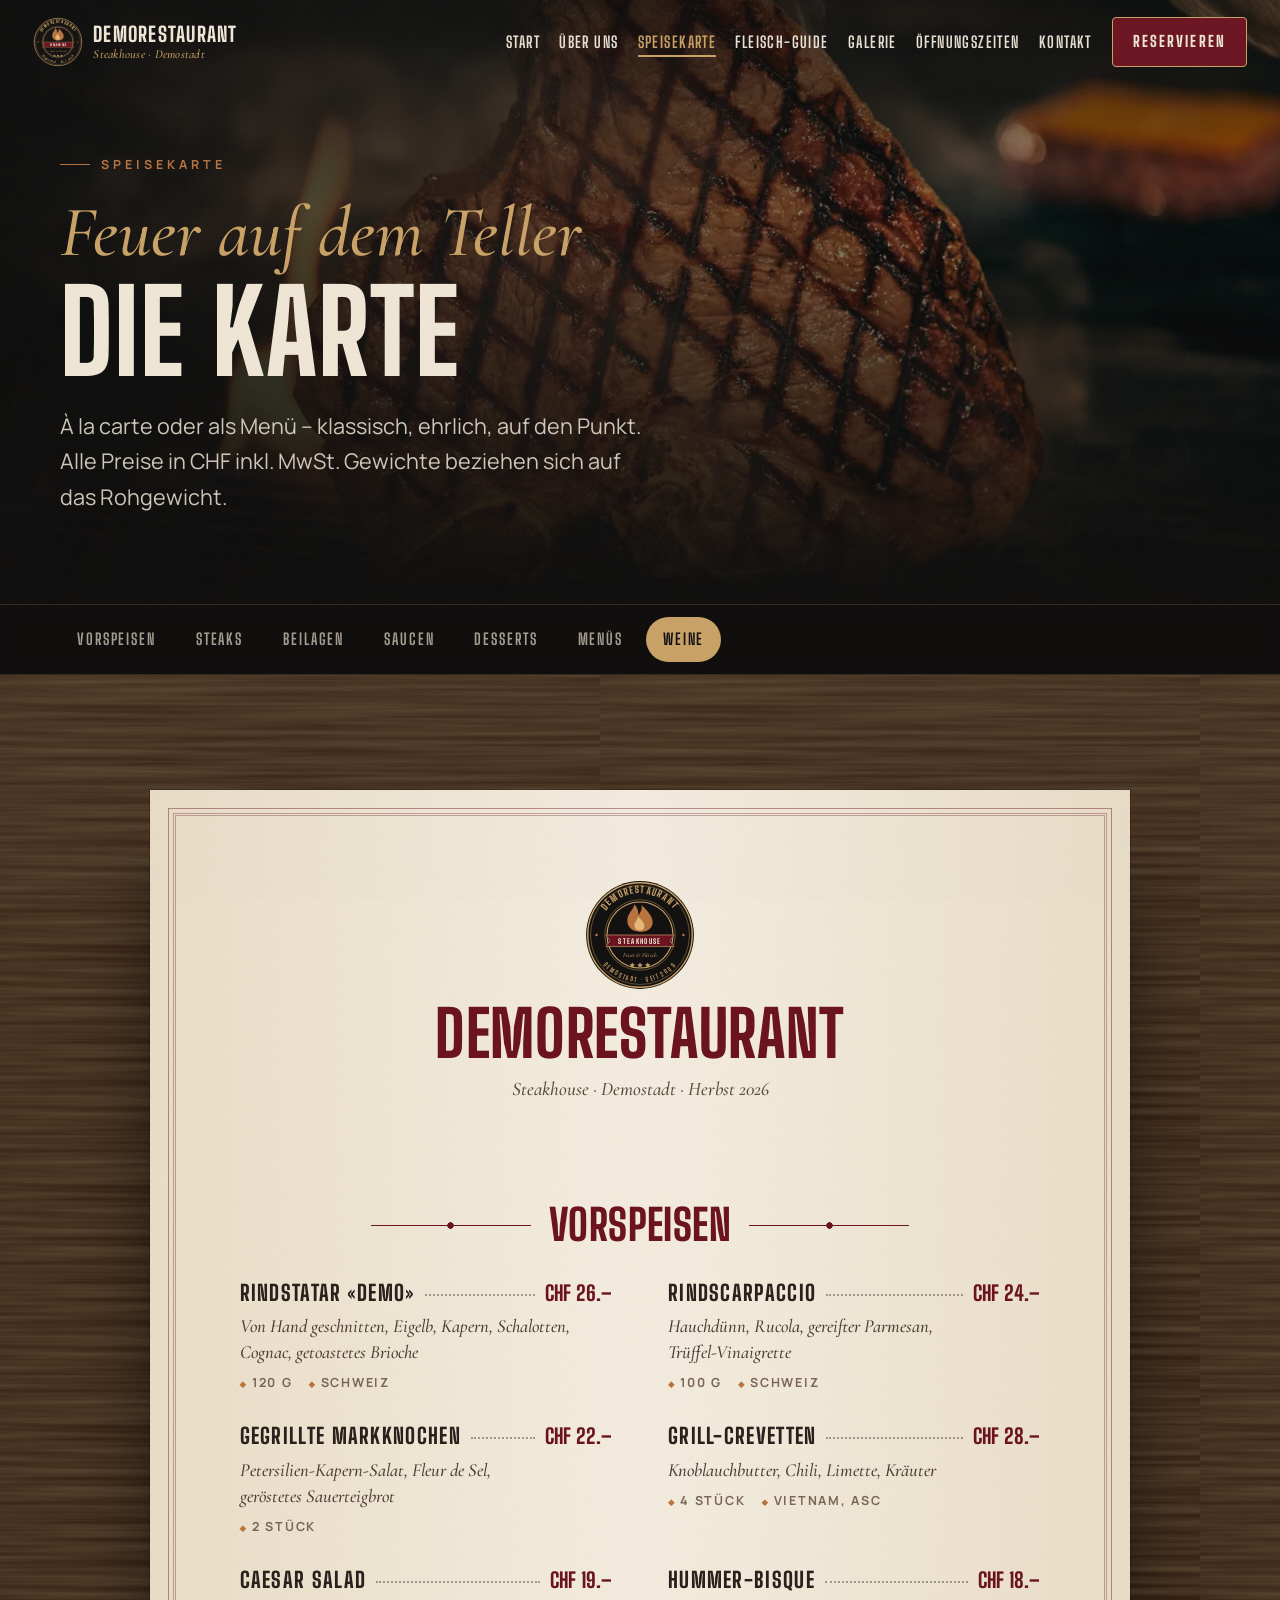
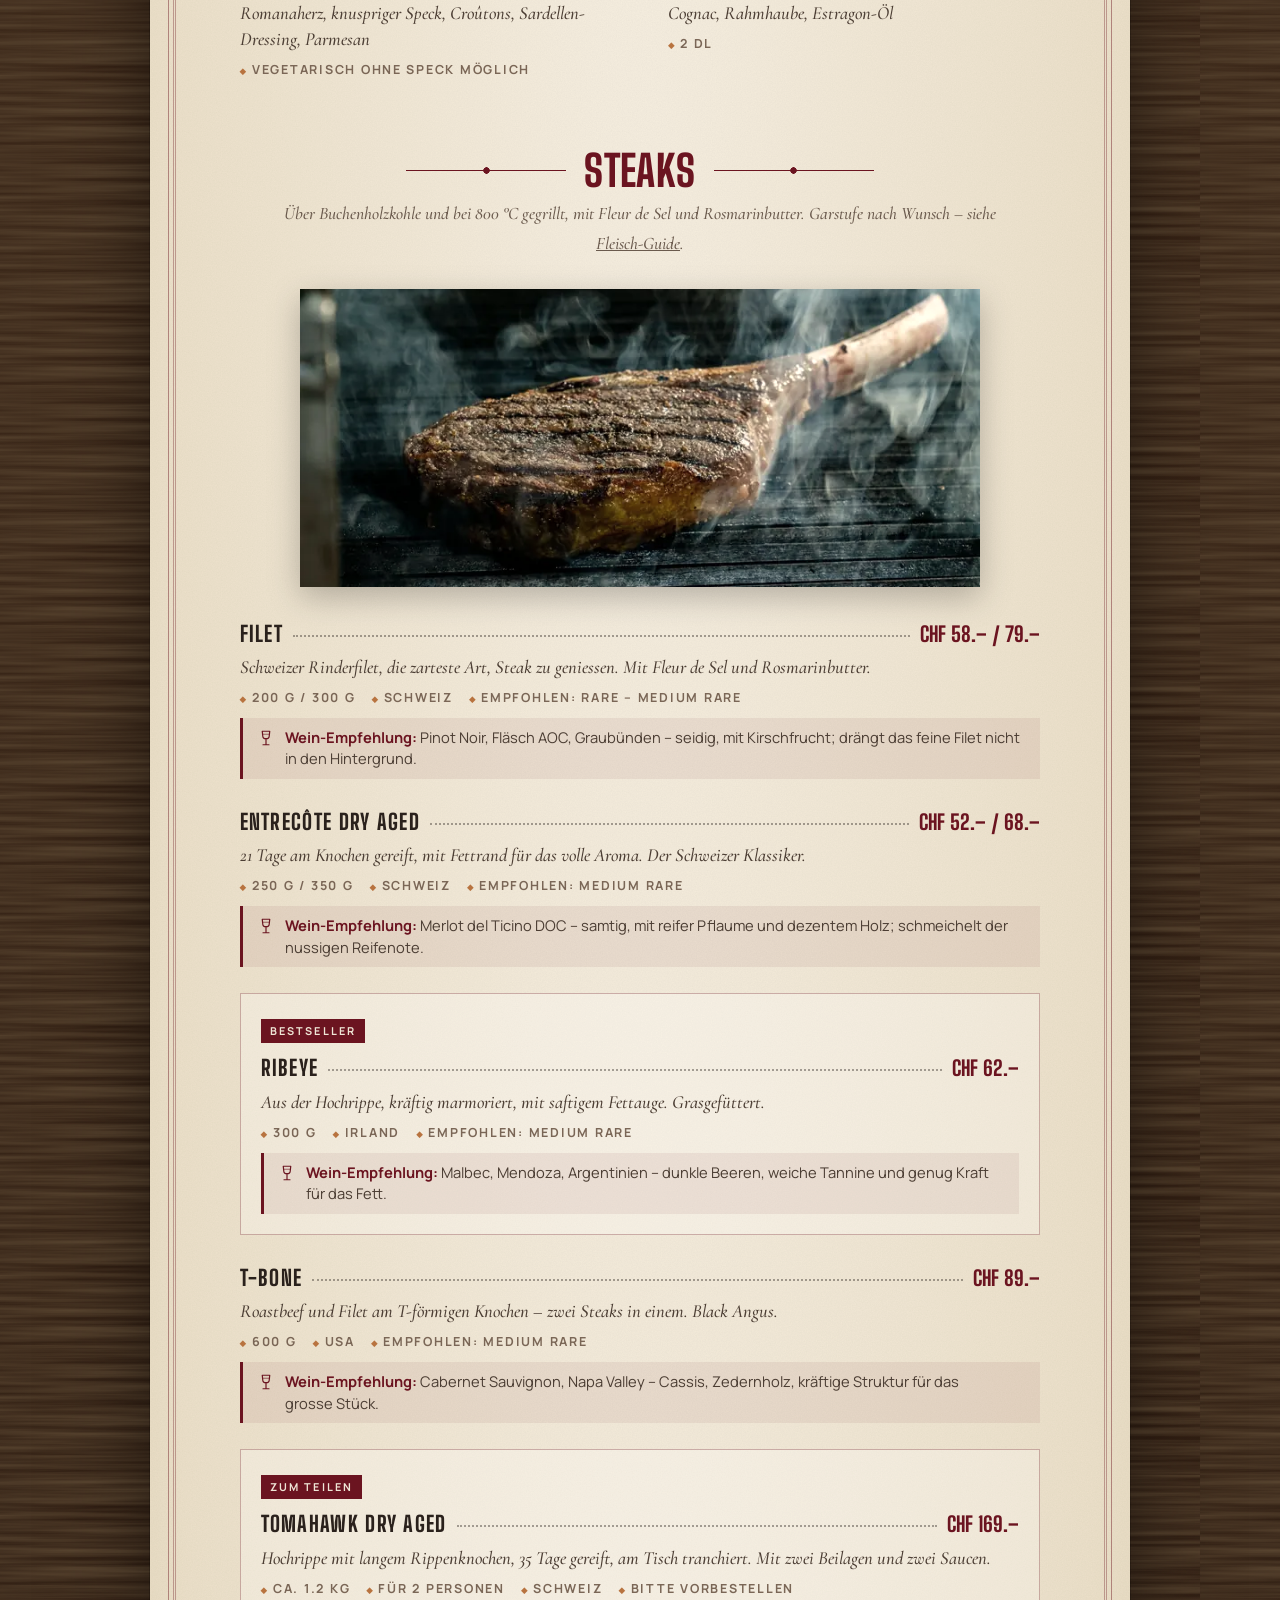
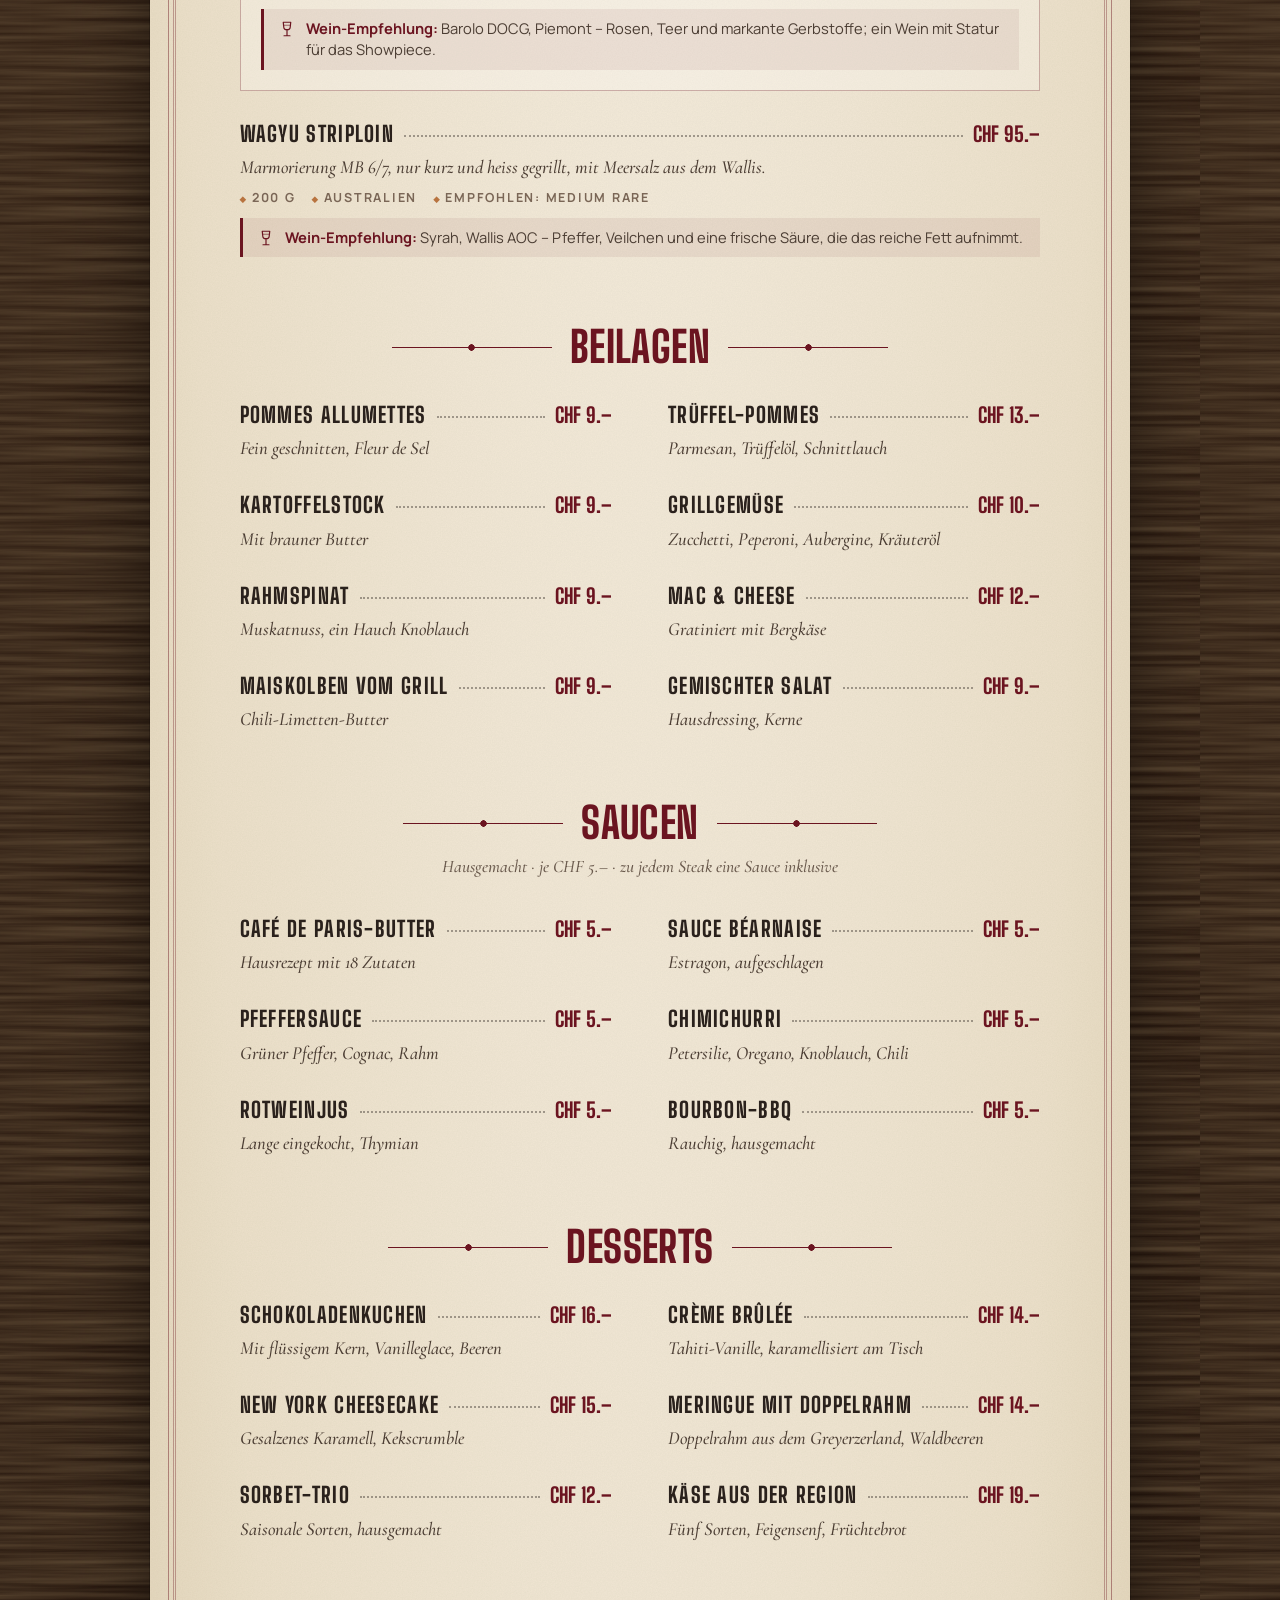
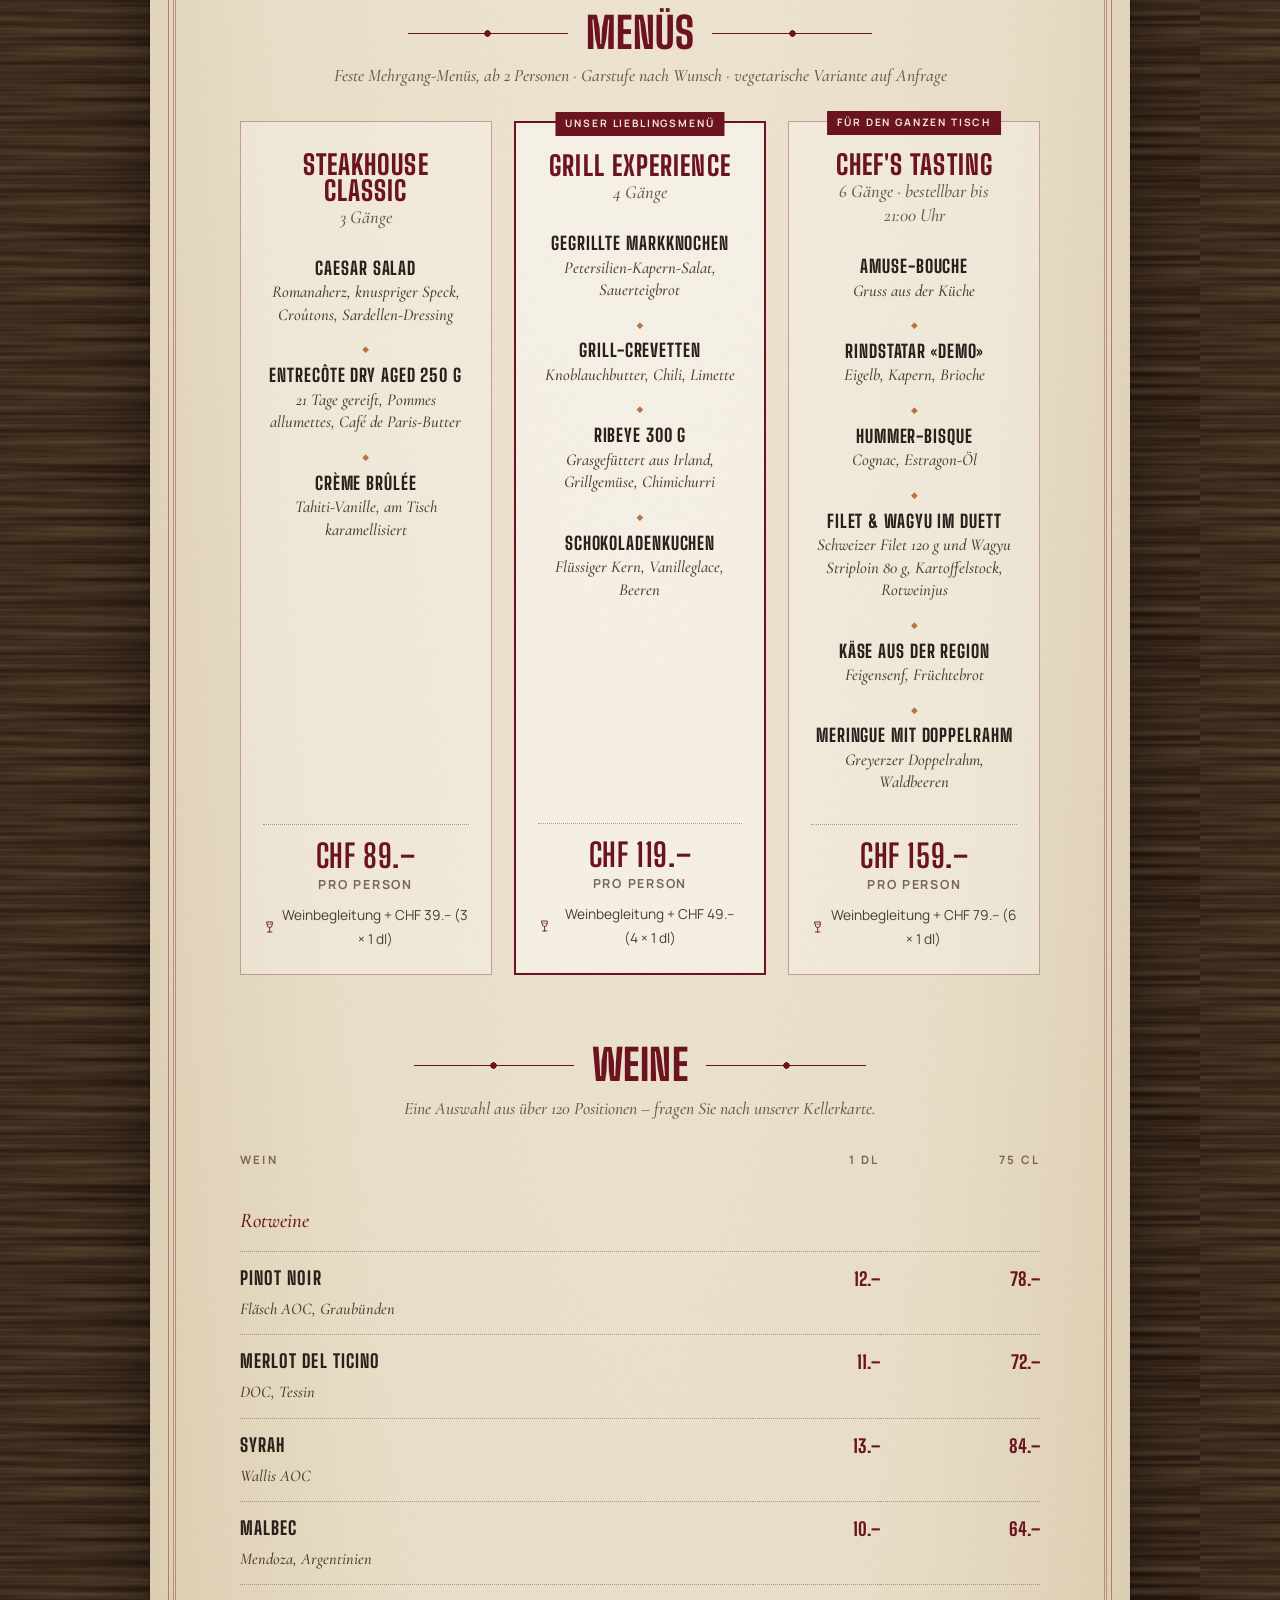
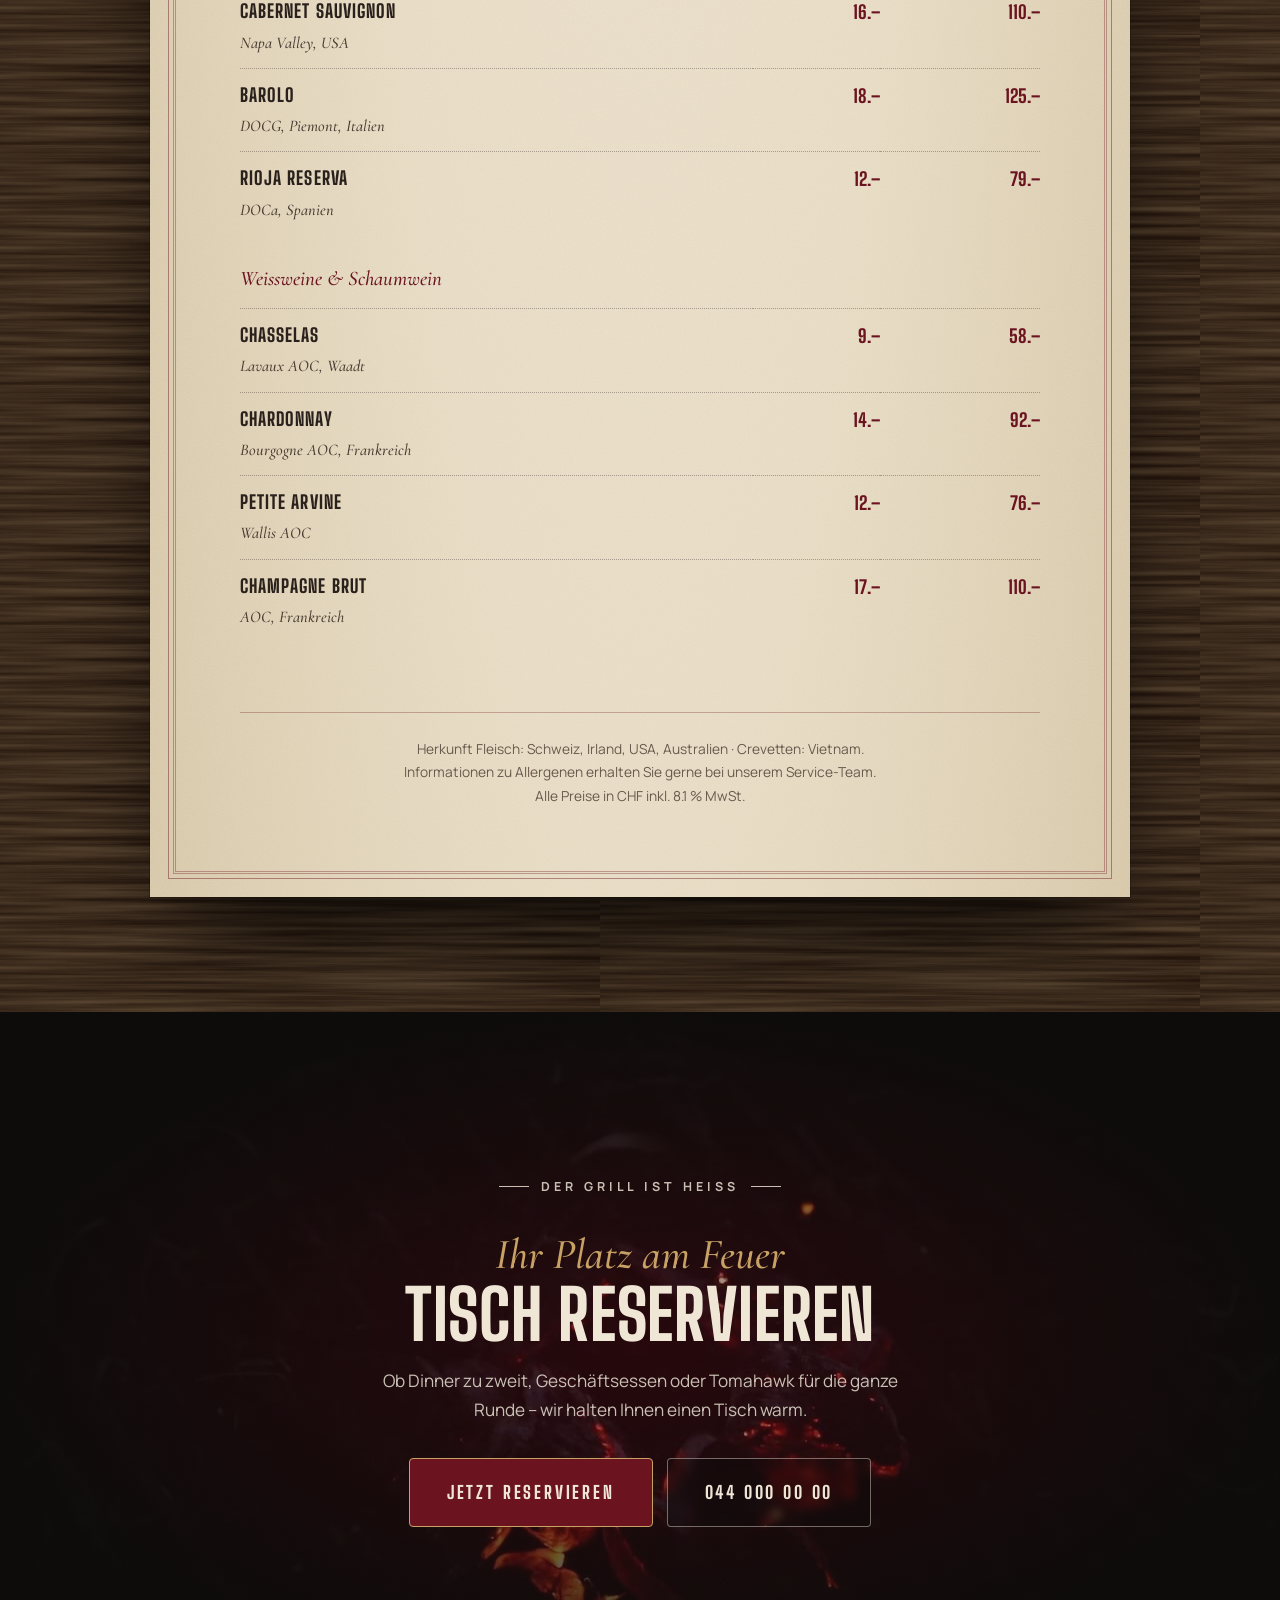
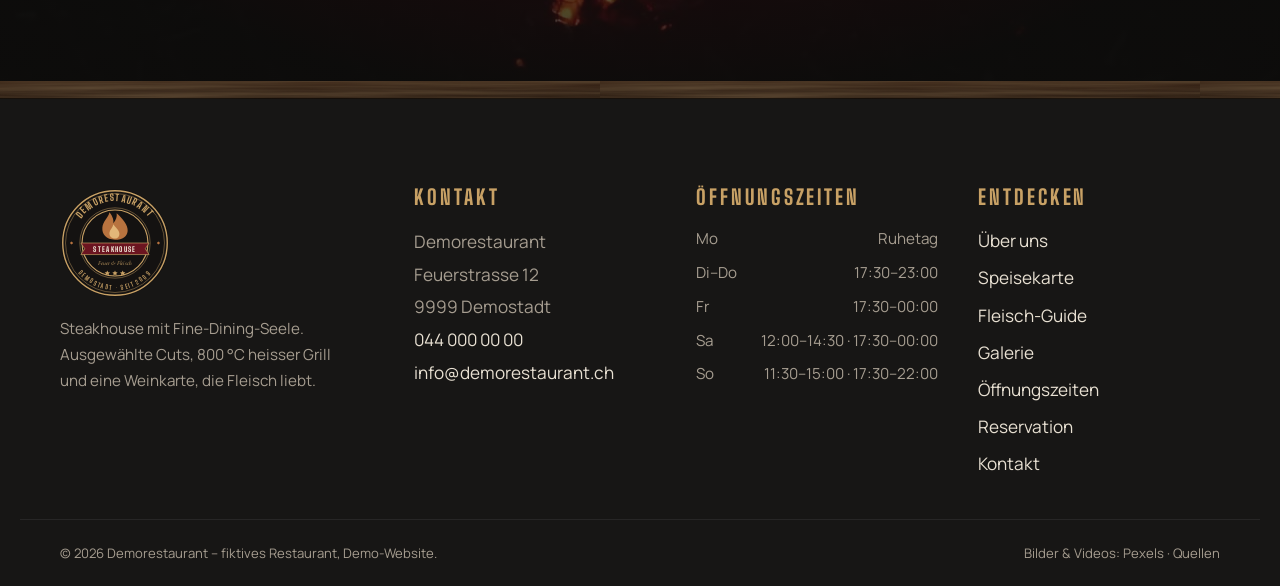
<file: speisekarte.html>
<!doctype html>
<html lang="de-CH">
<head>
  <meta charset="utf-8">
  <meta name="viewport" content="width=device-width, initial-scale=1">
  <title>Speisekarte – Demorestaurant</title>
  <meta name="description" content="Die Speisekarte des Demorestaurants: Vorspeisen, Dry Aged Steaks mit Wein-Empfehlung, Beilagen, hausgemachte Saucen, Desserts und Weine – Preise in CHF.">
  <meta name="theme-color" content="#0e0d0c">
  <meta property="og:title" content="Speisekarte – Demorestaurant">
  <meta property="og:description" content="Die Speisekarte des Demorestaurants: Vorspeisen, Dry Aged Steaks mit Wein-Empfehlung, Beilagen, hausgemachte Saucen, Desserts und Weine – Preise in CHF.">
  <meta property="og:type" content="website">
  <link rel="icon" href="img/favicon.svg" type="image/svg+xml">
  <link rel="preload" href="fonts/big-shoulders-display-normal-600-900.woff2" as="font" type="font/woff2" crossorigin>
  <link rel="preload" href="fonts/manrope-normal-400-700.woff2" as="font" type="font/woff2" crossorigin>
  <link rel="stylesheet" href="css/fonts.css">
  <link rel="stylesheet" href="css/style.css">
  <script>document.documentElement.classList.add('js');</script>
  <script src="js/main.js" defer></script>
</head>
<body>
  <a class="skip-link" href="#inhalt">Zum Inhalt springen</a>
  <svg class="sr-only" aria-hidden="true" focusable="false" xmlns="http://www.w3.org/2000/svg">
  <defs>
    <path id="arc-top" d="M24,100 A76,76 0 0 1 176,100"/>
    <path id="arc-bottom" d="M14,100 A86,86 0 0 0 186,100"/>
  </defs>
  <symbol id="stamp-ring" viewBox="0 0 200 200">
    <circle cx="100" cy="100" r="98" fill="#141211"/>
    <circle cx="100" cy="100" r="95" fill="none" stroke="#c8a165" stroke-width="2.5"/>
    <circle cx="100" cy="100" r="90" fill="none" stroke="#c8a165" stroke-width=".8"/>
    <circle cx="100" cy="100" r="64" fill="none" stroke="#c8a165" stroke-width=".8"/>
    <text font-family="'Big Shoulders Display', 'Arial Narrow', Impact, sans-serif" font-weight="800" font-size="17" letter-spacing="2.6" fill="#c8a165"><textPath href="#arc-top" startOffset="50%" text-anchor="middle">DEMORESTAURANT</textPath></text>
    <text font-family="'Big Shoulders Display', 'Arial Narrow', Impact, sans-serif" font-weight="700" font-size="11.5" letter-spacing="3" fill="#c8a165"><textPath href="#arc-bottom" startOffset="50%" text-anchor="middle">DEMOSTADT · SEIT 2009</textPath></text>
    <path d="M18,100 l3,-2.6 3,2.6 -3,2.6z M176,100 l3,-2.6 3,2.6 -3,2.6z" fill="#b8733f"/>
  </symbol>
  <symbol id="stamp-core" viewBox="0 0 200 200">
    <circle cx="100" cy="100" r="60" fill="#141211" stroke="#c8a165" stroke-width="2"/>
    <path d="M100,94 C84,94 76,84 77,72 C78,60 88,54 90,44 C96,52 98,58 97,64 C102,58 104,52 103,46 C114,56 124,68 123,78 C122,88 114,94 100,94 Z" fill="#b8733f"/>
    <path d="M100,92 C93,92 89,87 90,81 C91,75 96,72 97,66 C101,72 108,77 108,83 C108,88 105,92 100,92 Z" fill="#e3b779"/>
    <path d="M38,100 L162,100 L155,110.5 L162,121 L38,121 L45,110.5 Z" fill="#6b1420" stroke="#c8a165" stroke-width="1.2"/>
    <text x="100" y="115.5" text-anchor="middle" font-family="'Big Shoulders Display', 'Arial Narrow', Impact, sans-serif" font-weight="800" font-size="13" letter-spacing="2.4" fill="#efe6d6">STEAKHOUSE</text>
    <text x="100" y="140" text-anchor="middle" font-family="'Cormorant Garamond', Georgia, serif" font-style="italic" font-size="11" fill="#c8a165">Feuer &amp; Fleisch</text>
    <path d="M86,150 l1.5,3 3.3,.4 -2.4,2.3 .6,3.3 -3,-1.6 -3,1.6 .6,-3.3 -2.4,-2.3 3.3,-.4z M100,150 l1.5,3 3.3,.4 -2.4,2.3 .6,3.3 -3,-1.6 -3,1.6 .6,-3.3 -2.4,-2.3 3.3,-.4z M114,150 l1.5,3 3.3,.4 -2.4,2.3 .6,3.3 -3,-1.6 -3,1.6 .6,-3.3 -2.4,-2.3 3.3,-.4z" fill="#c8a165"/>
  </symbol>
  <symbol id="stamp" viewBox="0 0 200 200"><use href="#stamp-ring"/><use href="#stamp-core"/></symbol>
  <symbol id="i-phone" viewBox="0 0 24 24" fill="none" stroke="currentColor" stroke-width="1.6" stroke-linecap="round" stroke-linejoin="round"><path d="M5 3h4l2 5-2.5 1.5a11 11 0 0 0 6 6L16 13l5 2v4a2 2 0 0 1-2 2A16 16 0 0 1 3 5a2 2 0 0 1 2-2"/></symbol>
  <symbol id="i-mail" viewBox="0 0 24 24" fill="none" stroke="currentColor" stroke-width="1.6" stroke-linecap="round" stroke-linejoin="round"><rect x="3" y="5" width="18" height="14" rx="2"/><path d="m3 7 9 6 9-6"/></symbol>
  <symbol id="i-pin" viewBox="0 0 24 24" fill="none" stroke="currentColor" stroke-width="1.6" stroke-linecap="round" stroke-linejoin="round"><path d="M12 21s-7-6.2-7-11.5a7 7 0 0 1 14 0C19 14.8 12 21 12 21z"/><circle cx="12" cy="9.5" r="2.5"/></symbol>
  <symbol id="i-clock" viewBox="0 0 24 24" fill="none" stroke="currentColor" stroke-width="1.6" stroke-linecap="round"><circle cx="12" cy="12" r="9"/><path d="M12 7v5l3 2"/></symbol>
  <symbol id="i-glass" viewBox="0 0 24 24" fill="none" stroke="currentColor" stroke-width="1.6" stroke-linecap="round" stroke-linejoin="round"><path d="M7 3h10l-.6 5.5a4.4 4.4 0 0 1-8.8 0z"/><path d="M12 13v8M8 21h8"/><path d="M7.4 7h9.2" opacity=".6"/></symbol>
  <symbol id="i-info" viewBox="0 0 24 24" fill="none" stroke="currentColor" stroke-width="1.6" stroke-linecap="round"><circle cx="12" cy="12" r="9"/><path d="M12 11v6M12 7.5v.01"/></symbol>
  <symbol id="i-play" viewBox="0 0 24 24" fill="currentColor"><path d="M7 4.5v15l13-7.5z"/></symbol>
  <symbol id="i-pause" viewBox="0 0 24 24" fill="currentColor"><path d="M6 4h4v16H6zM14 4h4v16h-4z"/></symbol>
  <symbol id="i-close" viewBox="0 0 24 24" fill="none" stroke="currentColor" stroke-width="2" stroke-linecap="round"><path d="M6 6l12 12M18 6 6 18"/></symbol>
  <symbol id="i-prev" viewBox="0 0 24 24" fill="none" stroke="currentColor" stroke-width="2" stroke-linecap="round" stroke-linejoin="round"><path d="m15 5-7 7 7 7"/></symbol>
  <symbol id="i-next" viewBox="0 0 24 24" fill="none" stroke="currentColor" stroke-width="2" stroke-linecap="round" stroke-linejoin="round"><path d="m9 5 7 7-7 7"/></symbol>
  <symbol id="i-flame" viewBox="0 0 48 48" fill="none" stroke="currentColor" stroke-width="1.6" stroke-linejoin="round"><path d="M24 44c-8 0-13-5.5-12.5-12.5S19 21 20 14c4 4.5 5 8 4.4 11.5C27.5 22 29 18 28 14c6.5 5.5 9.5 12.5 9 18.5S32 44 24 44z"/><path d="M24 42c-3.5 0-5.6-2.6-5-6s3.4-5 4-8.5c2.6 3.4 6.4 5.8 6.4 9.4 0 3-2.2 5.1-5.4 5.1z"/></symbol>
  <symbol id="i-clock48" viewBox="0 0 48 48" fill="none" stroke="currentColor" stroke-width="1.6" stroke-linecap="round"><rect x="9" y="5" width="30" height="38" rx="2"/><path d="M14 12h20M14 18h20M14 24h20M14 30h12"/><circle cx="34" cy="36" r="7" fill="#0e0d0c"/><path d="M34 32.5V36l2.4 1.6"/></symbol>
  <symbol id="i-farm" viewBox="0 0 48 48" fill="none" stroke="currentColor" stroke-width="1.6" stroke-linejoin="round" stroke-linecap="round"><path d="M4 42h40M8 42V22l10-8 10 8v20"/><path d="M14 42V30h8v12M28 26h12v16"/><path d="M34 26V14l4-4 4 4v12"/><path d="M4 42c6-4 10-4 16 0"/></symbol>
  <symbol id="i-knife" viewBox="0 0 48 48" fill="none" stroke="currentColor" stroke-width="1.6" stroke-linejoin="round" stroke-linecap="round"><path d="M6 36 34 8c4 4 4 12-2 18L20 38z"/><path d="m20 38 4 4 4-4-4-4M30 42l12-12"/><circle cx="36" cy="36" r="1.2"/></symbol>
  <symbol id="i-train" viewBox="0 0 48 48" fill="none" stroke="currentColor" stroke-width="1.6" stroke-linejoin="round" stroke-linecap="round"><rect x="12" y="6" width="24" height="30" rx="5"/><path d="M12 22h24M18 30h.01M30 30h.01M16 42l4-6M32 42l-4-6"/></symbol>
  <symbol id="i-car" viewBox="0 0 48 48" fill="none" stroke="currentColor" stroke-width="1.6" stroke-linejoin="round" stroke-linecap="round"><path d="M6 32V24l5-10h26l5 10v8z"/><path d="M6 24h36M10 32v5h6v-5M32 32v5h6v-5"/><circle cx="14" cy="28" r="1.3"/><circle cx="34" cy="28" r="1.3"/></symbol>
  <symbol id="i-bike" viewBox="0 0 48 48" fill="none" stroke="currentColor" stroke-width="1.6" stroke-linejoin="round" stroke-linecap="round"><circle cx="12" cy="32" r="8"/><circle cx="36" cy="32" r="8"/><path d="m12 32 7-14h12l5 14M19 18l7 14h10M17 12h6M30 12h5l-4 6"/></symbol>
</svg>
  <div class="page-curtain" aria-hidden="true"></div>
  <header class="site-header">
    <a class="brand" href="index.html" aria-label="Demorestaurant – zur Startseite">
      <svg class="stamp" viewBox="0 0 200 200" aria-hidden="true"><use href="#stamp"/></svg>
      <span class="brand-name">Demorestaurant<small>Steakhouse · Demostadt</small></span>
    </a>
    <nav class="main-nav" id="main-nav" aria-label="Hauptnavigation">
      <ul>
        <li><a href="index.html">Start</a></li>
        <li><a href="ueber-uns.html">Über uns</a></li>
        <li><a href="speisekarte.html" aria-current="page">Speisekarte</a></li>
        <li><a href="fleisch-guide.html">Fleisch-Guide</a></li>
        <li><a href="galerie.html">Galerie</a></li>
        <li><a href="oeffnungszeiten.html">Öffnungszeiten</a></li>
        <li><a href="kontakt.html">Kontakt</a></li>
      </ul>
      <a class="btn nav-cta" href="reservation.html">Tisch reservieren</a>
      <p class="nav-meta">Feuerstrasse 12 · 9999 Demostadt<br><a href="tel:+41440000000">044 000 00 00</a></p>
    </nav>
    <a class="btn btn--small header-cta" href="reservation.html">Reservieren</a>
    <button class="nav-toggle" type="button" aria-expanded="false" aria-controls="main-nav">
      <span class="sr-only">Menü öffnen</span><span class="bar"></span><span class="bar"></span><span class="bar"></span>
    </button>
  </header>

  <main id="inhalt">
    <section class="page-hero">
      <div class="page-hero__bg"><img src="img/tbone-flammen-sm.webp" srcset="img/tbone-flammen-sm.webp 760w, img/tbone-flammen.webp 1600w" sizes="100vw" width="1600" height="1066" alt="T-Bone-Steak über Flammen" fetchpriority="high" decoding="async"></div>
      <div class="wrap">
        <p class="eyebrow">Speisekarte</p>
        <h1><span class="script">Feuer auf dem Teller</span>Die Karte</h1>
        <p class="lead" data-reveal style="--d:.2s">À la carte oder als Menü – klassisch, ehrlich, auf den Punkt. Alle Preise in CHF inkl. MwSt. Gewichte beziehen sich auf das Rohgewicht.</p>
      </div>
    </section>

    <nav class="menu-nav" aria-label="Kategorien der Speisekarte">
      <ul><li><a href="#vorspeisen">Vorspeisen</a></li><li><a href="#steaks">Steaks</a></li><li><a href="#beilagen">Beilagen</a></li><li><a href="#saucen">Saucen</a></li><li><a href="#desserts">Desserts</a></li><li><a href="#menues">Menüs</a></li><li><a href="#weine">Weine</a></li></ul>
    </nav>

    <section class="section section--wood">
      <div class="wrap">
        <article class="menu-card">
          <header class="menu-card__head">
            <svg class="stamp" viewBox="0 0 200 200" aria-hidden="true"><use href="#stamp"/></svg>
            <h2>Demorestaurant</h2>
            <p>Steakhouse · Demostadt · Herbst 2026</p>
          </header>

          <section class="menu-section" id="vorspeisen" aria-labelledby="h-vor">
            <h3 id="h-vor">Vorspeisen</h3>
            <ul class="dish-list dish-list--2">
            <li class="dish" data-reveal>
              <p class="dish__line"><span class="dish__name">Rindstatar «Demo»</span><span class="dish__dots" aria-hidden="true"></span><span class="dish__price">CHF 26.–</span></p>
              <p class="dish__desc">Von Hand geschnitten, Eigelb, Kapern, Schalotten, Cognac, getoastetes Brioche</p>
              <p class="dish__meta"><span>120 g</span><span>Schweiz</span></p>
            </li>
            <li class="dish" data-reveal>
              <p class="dish__line"><span class="dish__name">Rindscarpaccio</span><span class="dish__dots" aria-hidden="true"></span><span class="dish__price">CHF 24.–</span></p>
              <p class="dish__desc">Hauchdünn, Rucola, gereifter Parmesan, Trüffel-Vinaigrette</p>
              <p class="dish__meta"><span>100 g</span><span>Schweiz</span></p>
            </li>
            <li class="dish" data-reveal>
              <p class="dish__line"><span class="dish__name">Gegrillte Markknochen</span><span class="dish__dots" aria-hidden="true"></span><span class="dish__price">CHF 22.–</span></p>
              <p class="dish__desc">Petersilien-Kapern-Salat, Fleur de Sel, geröstetes Sauerteigbrot</p>
              <p class="dish__meta"><span>2 Stück</span></p>
            </li>
            <li class="dish" data-reveal>
              <p class="dish__line"><span class="dish__name">Grill-Crevetten</span><span class="dish__dots" aria-hidden="true"></span><span class="dish__price">CHF 28.–</span></p>
              <p class="dish__desc">Knoblauchbutter, Chili, Limette, Kräuter</p>
              <p class="dish__meta"><span>4 Stück</span><span>Vietnam, ASC</span></p>
            </li>
            <li class="dish" data-reveal>
              <p class="dish__line"><span class="dish__name">Caesar Salad</span><span class="dish__dots" aria-hidden="true"></span><span class="dish__price">CHF 19.–</span></p>
              <p class="dish__desc">Romanaherz, knuspriger Speck, Croûtons, Sardellen-Dressing, Parmesan</p>
              <p class="dish__meta"><span>Vegetarisch ohne Speck möglich</span></p>
            </li>
            <li class="dish" data-reveal>
              <p class="dish__line"><span class="dish__name">Hummer-Bisque</span><span class="dish__dots" aria-hidden="true"></span><span class="dish__price">CHF 18.–</span></p>
              <p class="dish__desc">Cognac, Rahmhaube, Estragon-Öl</p>
              <p class="dish__meta"><span>2 dl</span></p>
            </li>
            </ul>
          </section>

          <section class="menu-section" id="steaks" aria-labelledby="h-steaks">
            <h3 id="h-steaks">Steaks</h3>
            <p class="menu-note">Über Buchenholzkohle und bei 800 °C gegrillt, mit Fleur de Sel und Rosmarinbutter. Garstufe nach Wunsch – siehe <a href="fleisch-guide.html#garstufen">Fleisch-Guide</a>.</p>
            <figure class="menu-steak-photo"><img src="img/tomahawk-grill-sm.webp" srcset="img/tomahawk-grill-sm.webp 760w, img/tomahawk-grill.webp 1600w" sizes="(max-width: 760px) 90vw, 680px" width="1600" height="900" alt="Tomahawk-Steak auf dem Grill" loading="lazy" decoding="async"></figure>
            <ul class="dish-list">
            <li class="dish" data-reveal>
              <p class="dish__line"><span class="dish__name">Filet</span><span class="dish__dots" aria-hidden="true"></span><span class="dish__price">CHF 58.– / 79.–</span></p>
              <p class="dish__desc">Schweizer Rinderfilet, die zarteste Art, Steak zu geniessen. Mit Fleur de Sel und Rosmarinbutter.</p>
              <p class="dish__meta"><span>200 g / 300 g</span><span>Schweiz</span><span>Empfohlen: Rare – Medium Rare</span></p><p class="wine-tip"><svg aria-hidden="true" focusable="false"><use href="#i-glass"/></svg><span><strong>Wein-Empfehlung:</strong> Pinot Noir, Fläsch AOC, Graubünden – seidig, mit Kirschfrucht; drängt das feine Filet nicht in den Hintergrund.</span></p>
            </li>
            <li class="dish" data-reveal>
              <p class="dish__line"><span class="dish__name">Entrecôte Dry Aged</span><span class="dish__dots" aria-hidden="true"></span><span class="dish__price">CHF 52.– / 68.–</span></p>
              <p class="dish__desc">21 Tage am Knochen gereift, mit Fettrand für das volle Aroma. Der Schweizer Klassiker.</p>
              <p class="dish__meta"><span>250 g / 350 g</span><span>Schweiz</span><span>Empfohlen: Medium Rare</span></p><p class="wine-tip"><svg aria-hidden="true" focusable="false"><use href="#i-glass"/></svg><span><strong>Wein-Empfehlung:</strong> Merlot del Ticino DOC – samtig, mit reifer Pflaume und dezentem Holz; schmeichelt der nussigen Reifenote.</span></p>
            </li>
            <li class="dish dish--feature" data-reveal>
              <span class="badge">Bestseller</span><p class="dish__line"><span class="dish__name">Ribeye</span><span class="dish__dots" aria-hidden="true"></span><span class="dish__price">CHF 62.–</span></p>
              <p class="dish__desc">Aus der Hochrippe, kräftig marmoriert, mit saftigem Fettauge. Grasgefüttert.</p>
              <p class="dish__meta"><span>300 g</span><span>Irland</span><span>Empfohlen: Medium Rare</span></p><p class="wine-tip"><svg aria-hidden="true" focusable="false"><use href="#i-glass"/></svg><span><strong>Wein-Empfehlung:</strong> Malbec, Mendoza, Argentinien – dunkle Beeren, weiche Tannine und genug Kraft für das Fett.</span></p>
            </li>
            <li class="dish" data-reveal>
              <p class="dish__line"><span class="dish__name">T-Bone</span><span class="dish__dots" aria-hidden="true"></span><span class="dish__price">CHF 89.–</span></p>
              <p class="dish__desc">Roastbeef und Filet am T-förmigen Knochen – zwei Steaks in einem. Black Angus.</p>
              <p class="dish__meta"><span>600 g</span><span>USA</span><span>Empfohlen: Medium Rare</span></p><p class="wine-tip"><svg aria-hidden="true" focusable="false"><use href="#i-glass"/></svg><span><strong>Wein-Empfehlung:</strong> Cabernet Sauvignon, Napa Valley – Cassis, Zedernholz, kräftige Struktur für das grosse Stück.</span></p>
            </li>
            <li class="dish dish--feature" data-reveal>
              <span class="badge">Zum Teilen</span><p class="dish__line"><span class="dish__name">Tomahawk Dry Aged</span><span class="dish__dots" aria-hidden="true"></span><span class="dish__price">CHF 169.–</span></p>
              <p class="dish__desc">Hochrippe mit langem Rippenknochen, 35 Tage gereift, am Tisch tranchiert. Mit zwei Beilagen und zwei Saucen.</p>
              <p class="dish__meta"><span>ca. 1.2 kg</span><span>Für 2 Personen</span><span>Schweiz</span><span>Bitte vorbestellen</span></p><p class="wine-tip"><svg aria-hidden="true" focusable="false"><use href="#i-glass"/></svg><span><strong>Wein-Empfehlung:</strong> Barolo DOCG, Piemont – Rosen, Teer und markante Gerbstoffe; ein Wein mit Statur für das Showpiece.</span></p>
            </li>
            <li class="dish" data-reveal>
              <p class="dish__line"><span class="dish__name">Wagyu Striploin</span><span class="dish__dots" aria-hidden="true"></span><span class="dish__price">CHF 95.–</span></p>
              <p class="dish__desc">Marmorierung MB 6/7, nur kurz und heiss gegrillt, mit Meersalz aus dem Wallis.</p>
              <p class="dish__meta"><span>200 g</span><span>Australien</span><span>Empfohlen: Medium Rare</span></p><p class="wine-tip"><svg aria-hidden="true" focusable="false"><use href="#i-glass"/></svg><span><strong>Wein-Empfehlung:</strong> Syrah, Wallis AOC – Pfeffer, Veilchen und eine frische Säure, die das reiche Fett aufnimmt.</span></p>
            </li>
            </ul>
          </section>

          <section class="menu-section" id="beilagen" aria-labelledby="h-beil">
            <h3 id="h-beil">Beilagen</h3>
            <ul class="dish-list dish-list--2">
            <li class="dish" data-reveal>
              <p class="dish__line"><span class="dish__name">Pommes allumettes</span><span class="dish__dots" aria-hidden="true"></span><span class="dish__price">CHF 9.–</span></p>
              <p class="dish__desc">Fein geschnitten, Fleur de Sel</p>
              
            </li>
            <li class="dish" data-reveal>
              <p class="dish__line"><span class="dish__name">Trüffel-Pommes</span><span class="dish__dots" aria-hidden="true"></span><span class="dish__price">CHF 13.–</span></p>
              <p class="dish__desc">Parmesan, Trüffelöl, Schnittlauch</p>
              
            </li>
            <li class="dish" data-reveal>
              <p class="dish__line"><span class="dish__name">Kartoffelstock</span><span class="dish__dots" aria-hidden="true"></span><span class="dish__price">CHF 9.–</span></p>
              <p class="dish__desc">Mit brauner Butter</p>
              
            </li>
            <li class="dish" data-reveal>
              <p class="dish__line"><span class="dish__name">Grillgemüse</span><span class="dish__dots" aria-hidden="true"></span><span class="dish__price">CHF 10.–</span></p>
              <p class="dish__desc">Zucchetti, Peperoni, Aubergine, Kräuteröl</p>
              
            </li>
            <li class="dish" data-reveal>
              <p class="dish__line"><span class="dish__name">Rahmspinat</span><span class="dish__dots" aria-hidden="true"></span><span class="dish__price">CHF 9.–</span></p>
              <p class="dish__desc">Muskatnuss, ein Hauch Knoblauch</p>
              
            </li>
            <li class="dish" data-reveal>
              <p class="dish__line"><span class="dish__name">Mac &amp; Cheese</span><span class="dish__dots" aria-hidden="true"></span><span class="dish__price">CHF 12.–</span></p>
              <p class="dish__desc">Gratiniert mit Bergkäse</p>
              
            </li>
            <li class="dish" data-reveal>
              <p class="dish__line"><span class="dish__name">Maiskolben vom Grill</span><span class="dish__dots" aria-hidden="true"></span><span class="dish__price">CHF 9.–</span></p>
              <p class="dish__desc">Chili-Limetten-Butter</p>
              
            </li>
            <li class="dish" data-reveal>
              <p class="dish__line"><span class="dish__name">Gemischter Salat</span><span class="dish__dots" aria-hidden="true"></span><span class="dish__price">CHF 9.–</span></p>
              <p class="dish__desc">Hausdressing, Kerne</p>
              
            </li>
            </ul>
          </section>

          <section class="menu-section" id="saucen" aria-labelledby="h-sauc">
            <h3 id="h-sauc">Saucen</h3>
            <p class="menu-note">Hausgemacht · je CHF 5.– · zu jedem Steak eine Sauce inklusive</p>
            <ul class="dish-list dish-list--2">
            <li class="dish" data-reveal>
              <p class="dish__line"><span class="dish__name">Café de Paris-Butter</span><span class="dish__dots" aria-hidden="true"></span><span class="dish__price">CHF 5.–</span></p>
              <p class="dish__desc">Hausrezept mit 18 Zutaten</p>
              
            </li>
            <li class="dish" data-reveal>
              <p class="dish__line"><span class="dish__name">Sauce Béarnaise</span><span class="dish__dots" aria-hidden="true"></span><span class="dish__price">CHF 5.–</span></p>
              <p class="dish__desc">Estragon, aufgeschlagen</p>
              
            </li>
            <li class="dish" data-reveal>
              <p class="dish__line"><span class="dish__name">Pfeffersauce</span><span class="dish__dots" aria-hidden="true"></span><span class="dish__price">CHF 5.–</span></p>
              <p class="dish__desc">Grüner Pfeffer, Cognac, Rahm</p>
              
            </li>
            <li class="dish" data-reveal>
              <p class="dish__line"><span class="dish__name">Chimichurri</span><span class="dish__dots" aria-hidden="true"></span><span class="dish__price">CHF 5.–</span></p>
              <p class="dish__desc">Petersilie, Oregano, Knoblauch, Chili</p>
              
            </li>
            <li class="dish" data-reveal>
              <p class="dish__line"><span class="dish__name">Rotweinjus</span><span class="dish__dots" aria-hidden="true"></span><span class="dish__price">CHF 5.–</span></p>
              <p class="dish__desc">Lange eingekocht, Thymian</p>
              
            </li>
            <li class="dish" data-reveal>
              <p class="dish__line"><span class="dish__name">Bourbon-BBQ</span><span class="dish__dots" aria-hidden="true"></span><span class="dish__price">CHF 5.–</span></p>
              <p class="dish__desc">Rauchig, hausgemacht</p>
              
            </li>
            </ul>
          </section>

          <section class="menu-section" id="desserts" aria-labelledby="h-dess">
            <h3 id="h-dess">Desserts</h3>
            <ul class="dish-list dish-list--2">
            <li class="dish" data-reveal>
              <p class="dish__line"><span class="dish__name">Schokoladenkuchen</span><span class="dish__dots" aria-hidden="true"></span><span class="dish__price">CHF 16.–</span></p>
              <p class="dish__desc">Mit flüssigem Kern, Vanilleglace, Beeren</p>
              
            </li>
            <li class="dish" data-reveal>
              <p class="dish__line"><span class="dish__name">Crème brûlée</span><span class="dish__dots" aria-hidden="true"></span><span class="dish__price">CHF 14.–</span></p>
              <p class="dish__desc">Tahiti-Vanille, karamellisiert am Tisch</p>
              
            </li>
            <li class="dish" data-reveal>
              <p class="dish__line"><span class="dish__name">New York Cheesecake</span><span class="dish__dots" aria-hidden="true"></span><span class="dish__price">CHF 15.–</span></p>
              <p class="dish__desc">Gesalzenes Karamell, Kekscrumble</p>
              
            </li>
            <li class="dish" data-reveal>
              <p class="dish__line"><span class="dish__name">Meringue mit Doppelrahm</span><span class="dish__dots" aria-hidden="true"></span><span class="dish__price">CHF 14.–</span></p>
              <p class="dish__desc">Doppelrahm aus dem Greyerzerland, Waldbeeren</p>
              
            </li>
            <li class="dish" data-reveal>
              <p class="dish__line"><span class="dish__name">Sorbet-Trio</span><span class="dish__dots" aria-hidden="true"></span><span class="dish__price">CHF 12.–</span></p>
              <p class="dish__desc">Saisonale Sorten, hausgemacht</p>
              
            </li>
            <li class="dish" data-reveal>
              <p class="dish__line"><span class="dish__name">Käse aus der Region</span><span class="dish__dots" aria-hidden="true"></span><span class="dish__price">CHF 19.–</span></p>
              <p class="dish__desc">Fünf Sorten, Feigensenf, Früchtebrot</p>
              
            </li>
            </ul>
          </section>

          <section class="menu-section" id="menues" aria-labelledby="h-menues">
            <h3 id="h-menues">Menüs</h3>
            <p class="menu-note">Feste Mehrgang-Menüs, ab 2 Personen · Garstufe nach Wunsch · vegetarische Variante auf Anfrage</p>
            <div class="set-menus">
              <article class="set-menu" data-reveal style="--d:0.0s">
                
                <h4>Steakhouse Classic</h4>
                <p class="set-menu__sub">3 Gänge</p>
                <ol class="set-menu__courses"><li><span class="set-menu__course">Caesar Salad</span><span class="set-menu__desc">Romanaherz, knuspriger Speck, Croûtons, Sardellen-Dressing</span></li><li><span class="set-menu__course">Entrecôte Dry Aged 250 g</span><span class="set-menu__desc">21 Tage gereift, Pommes allumettes, Café de Paris-Butter</span></li><li><span class="set-menu__course">Crème brûlée</span><span class="set-menu__desc">Tahiti-Vanille, am Tisch karamellisiert</span></li></ol>
                <p class="set-menu__price"><span>CHF 89.–</span> pro Person</p>
                <p class="set-menu__wine"><svg aria-hidden="true" focusable="false"><use href="#i-glass"/></svg>Weinbegleitung + CHF 39.– (3 × 1 dl)</p>
              </article>
              <article class="set-menu set-menu--feature" data-reveal style="--d:0.1s">
                <span class="badge">Unser Lieblingsmenü</span>
                <h4>Grill Experience</h4>
                <p class="set-menu__sub">4 Gänge</p>
                <ol class="set-menu__courses"><li><span class="set-menu__course">Gegrillte Markknochen</span><span class="set-menu__desc">Petersilien-Kapern-Salat, Sauerteigbrot</span></li><li><span class="set-menu__course">Grill-Crevetten</span><span class="set-menu__desc">Knoblauchbutter, Chili, Limette</span></li><li><span class="set-menu__course">Ribeye 300 g</span><span class="set-menu__desc">Grasgefüttert aus Irland, Grillgemüse, Chimichurri</span></li><li><span class="set-menu__course">Schokoladenkuchen</span><span class="set-menu__desc">Flüssiger Kern, Vanilleglace, Beeren</span></li></ol>
                <p class="set-menu__price"><span>CHF 119.–</span> pro Person</p>
                <p class="set-menu__wine"><svg aria-hidden="true" focusable="false"><use href="#i-glass"/></svg>Weinbegleitung + CHF 49.– (4 × 1 dl)</p>
              </article>
              <article class="set-menu" data-reveal style="--d:0.2s">
                <span class="badge">Für den ganzen Tisch</span>
                <h4>Chef's Tasting</h4>
                <p class="set-menu__sub">6 Gänge · bestellbar bis 21:00 Uhr</p>
                <ol class="set-menu__courses"><li><span class="set-menu__course">Amuse-Bouche</span><span class="set-menu__desc">Gruss aus der Küche</span></li><li><span class="set-menu__course">Rindstatar «Demo»</span><span class="set-menu__desc">Eigelb, Kapern, Brioche</span></li><li><span class="set-menu__course">Hummer-Bisque</span><span class="set-menu__desc">Cognac, Estragon-Öl</span></li><li><span class="set-menu__course">Filet &amp; Wagyu im Duett</span><span class="set-menu__desc">Schweizer Filet 120 g und Wagyu Striploin 80 g, Kartoffelstock, Rotweinjus</span></li><li><span class="set-menu__course">Käse aus der Region</span><span class="set-menu__desc">Feigensenf, Früchtebrot</span></li><li><span class="set-menu__course">Meringue mit Doppelrahm</span><span class="set-menu__desc">Greyerzer Doppelrahm, Waldbeeren</span></li></ol>
                <p class="set-menu__price"><span>CHF 159.–</span> pro Person</p>
                <p class="set-menu__wine"><svg aria-hidden="true" focusable="false"><use href="#i-glass"/></svg>Weinbegleitung + CHF 79.– (6 × 1 dl)</p>
              </article>
            </div>
          </section>

          <section class="menu-section" id="weine" aria-labelledby="h-wein">
            <h3 id="h-wein">Weine</h3>
            <p class="menu-note">Eine Auswahl aus über 120 Positionen – fragen Sie nach unserer Kellerkarte.</p>
            <table class="wine-table">
              <thead><tr><th scope="col">Wein</th><th scope="col">1 dl</th><th scope="col">75 cl</th></tr></thead>
              <tbody>
                <tr class="wine-group"><td colspan="3">Rotweine</td></tr>
<tr><td><span class="dish__name">Pinot Noir</span><br><span class="dish__desc">Fläsch AOC, Graubünden</span></td><td class="price">12.–</td><td class="price">78.–</td></tr>
<tr><td><span class="dish__name">Merlot del Ticino</span><br><span class="dish__desc">DOC, Tessin</span></td><td class="price">11.–</td><td class="price">72.–</td></tr>
<tr><td><span class="dish__name">Syrah</span><br><span class="dish__desc">Wallis AOC</span></td><td class="price">13.–</td><td class="price">84.–</td></tr>
<tr><td><span class="dish__name">Malbec</span><br><span class="dish__desc">Mendoza, Argentinien</span></td><td class="price">10.–</td><td class="price">64.–</td></tr>
<tr><td><span class="dish__name">Cabernet Sauvignon</span><br><span class="dish__desc">Napa Valley, USA</span></td><td class="price">16.–</td><td class="price">110.–</td></tr>
<tr><td><span class="dish__name">Barolo</span><br><span class="dish__desc">DOCG, Piemont, Italien</span></td><td class="price">18.–</td><td class="price">125.–</td></tr>
<tr><td><span class="dish__name">Rioja Reserva</span><br><span class="dish__desc">DOCa, Spanien</span></td><td class="price">12.–</td><td class="price">79.–</td></tr>
<tr class="wine-group"><td colspan="3">Weissweine &amp; Schaumwein</td></tr>
<tr><td><span class="dish__name">Chasselas</span><br><span class="dish__desc">Lavaux AOC, Waadt</span></td><td class="price">9.–</td><td class="price">58.–</td></tr>
<tr><td><span class="dish__name">Chardonnay</span><br><span class="dish__desc">Bourgogne AOC, Frankreich</span></td><td class="price">14.–</td><td class="price">92.–</td></tr>
<tr><td><span class="dish__name">Petite Arvine</span><br><span class="dish__desc">Wallis AOC</span></td><td class="price">12.–</td><td class="price">76.–</td></tr>
<tr><td><span class="dish__name">Champagne Brut</span><br><span class="dish__desc">AOC, Frankreich</span></td><td class="price">17.–</td><td class="price">110.–</td></tr>
              </tbody>
            </table>
          </section>

          <footer class="menu-foot">
            <p>Herkunft Fleisch: Schweiz, Irland, USA, Australien · Crevetten: Vietnam.<br>Informationen zu Allergenen erhalten Sie gerne bei unserem Service-Team.<br>Alle Preise in CHF inkl. 8.1&nbsp;% MwSt.</p>
          </footer>
        </article>
      </div>
    </section>

    <section class="cta" style="background-image:url('video/glut-poster.jpg')">
      <video muted loop playsinline preload="none" poster="video/glut-poster.jpg" data-src="video/glut.mp4" aria-hidden="true"></video>
      <div class="wrap wrap--narrow">
        <p class="eyebrow eyebrow--center" data-reveal>Der Grill ist heiss</p>
        <h2 data-reveal style="--d:.1s"><span class="script">Ihr Platz am Feuer</span>Tisch reservieren</h2>
        <p data-reveal style="--d:.2s">Ob Dinner zu zweit, Geschäftsessen oder Tomahawk für die ganze Runde – wir halten Ihnen einen Tisch warm.</p>
        <div class="btn-row" data-reveal style="--d:.3s">
          <a class="btn" href="reservation.html">Jetzt reservieren</a>
          <a class="btn btn--ghost" href="tel:+41440000000">044 000 00 00</a>
        </div>
      </div>
    </section>
  </main>

  <footer class="site-footer">
    <div class="wood-band" aria-hidden="true"></div>
    <div class="wrap footer-grid">
      <div class="footer-brand">
        <svg class="stamp" viewBox="0 0 200 200" aria-hidden="true"><use href="#stamp"/></svg>
        <p>Steakhouse mit Fine-Dining-Seele. Ausgewählte Cuts, 800&nbsp;°C heisser Grill und eine Weinkarte, die Fleisch liebt.</p>
      </div>
      <div>
        <h2>Kontakt</h2>
        <address>
          Demorestaurant<br>Feuerstrasse 12<br>9999 Demostadt<br>
          <a href="tel:+41440000000">044 000 00 00</a><br>
          <a href="mailto:info@demorestaurant.ch">info@demorestaurant.ch</a>
        </address>
      </div>
      <div>
        <h2>Öffnungszeiten</h2>
        <ul class="footer-hours">
          <li><span>Mo</span><span>Ruhetag</span></li>
          <li><span>Di–Do</span><span>17:30–23:00</span></li>
          <li><span>Fr</span><span>17:30–00:00</span></li>
          <li><span>Sa</span><span>12:00–14:30 · 17:30–00:00</span></li>
          <li><span>So</span><span>11:30–15:00 · 17:30–22:00</span></li>
        </ul>
      </div>
      <div>
        <h2>Entdecken</h2>
        <ul>
          <li><a href="ueber-uns.html">Über uns</a></li><li><a href="speisekarte.html">Speisekarte</a></li><li><a href="fleisch-guide.html">Fleisch-Guide</a></li><li><a href="galerie.html">Galerie</a></li><li><a href="oeffnungszeiten.html">Öffnungszeiten</a></li><li><a href="reservation.html">Reservation</a></li><li><a href="kontakt.html">Kontakt</a></li>
        </ul>
      </div>
    </div>
    <div class="wrap footer-bottom">
      <span>© <span data-year>2026</span> Demorestaurant – fiktives Restaurant, Demo-Website.</span>
      <span>Bilder &amp; Videos: Pexels · <a href="quellen.txt">Quellen</a></span>
    </div>
  </footer>
</body>
</html>
</file>
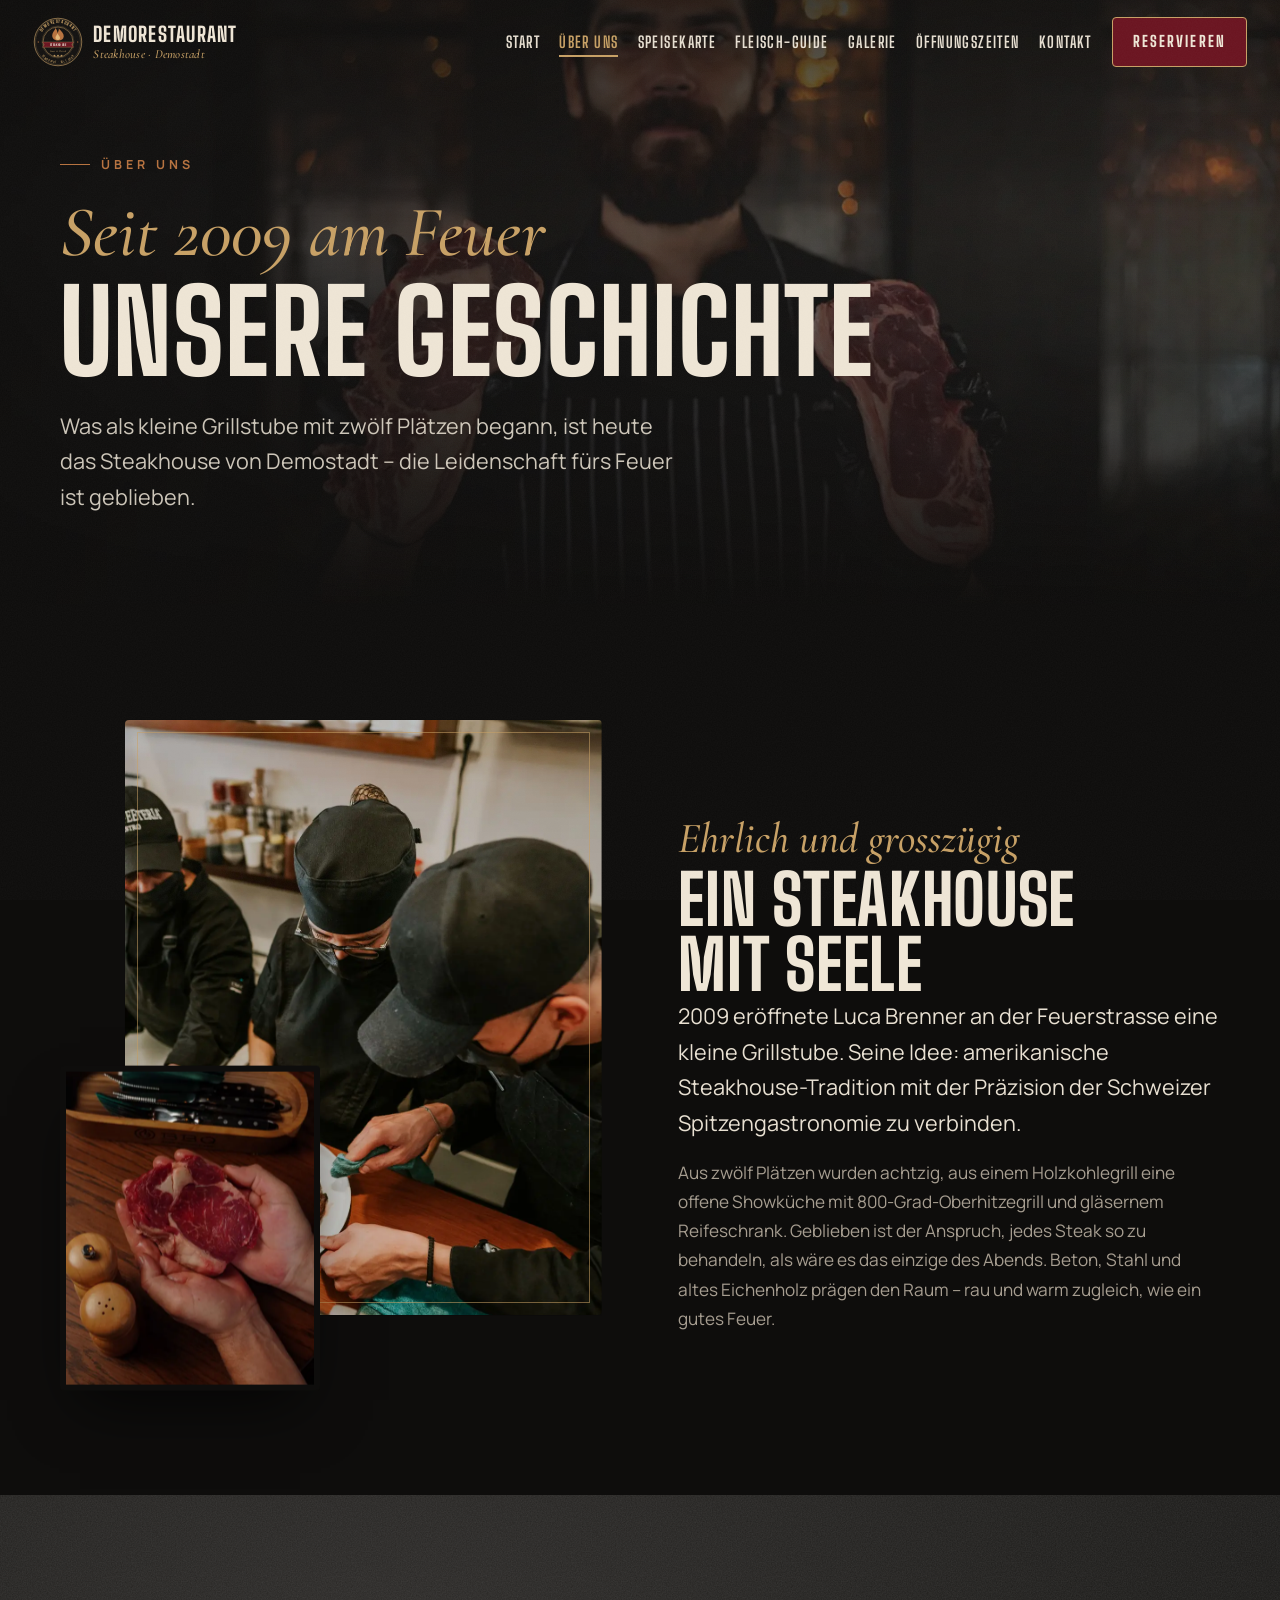
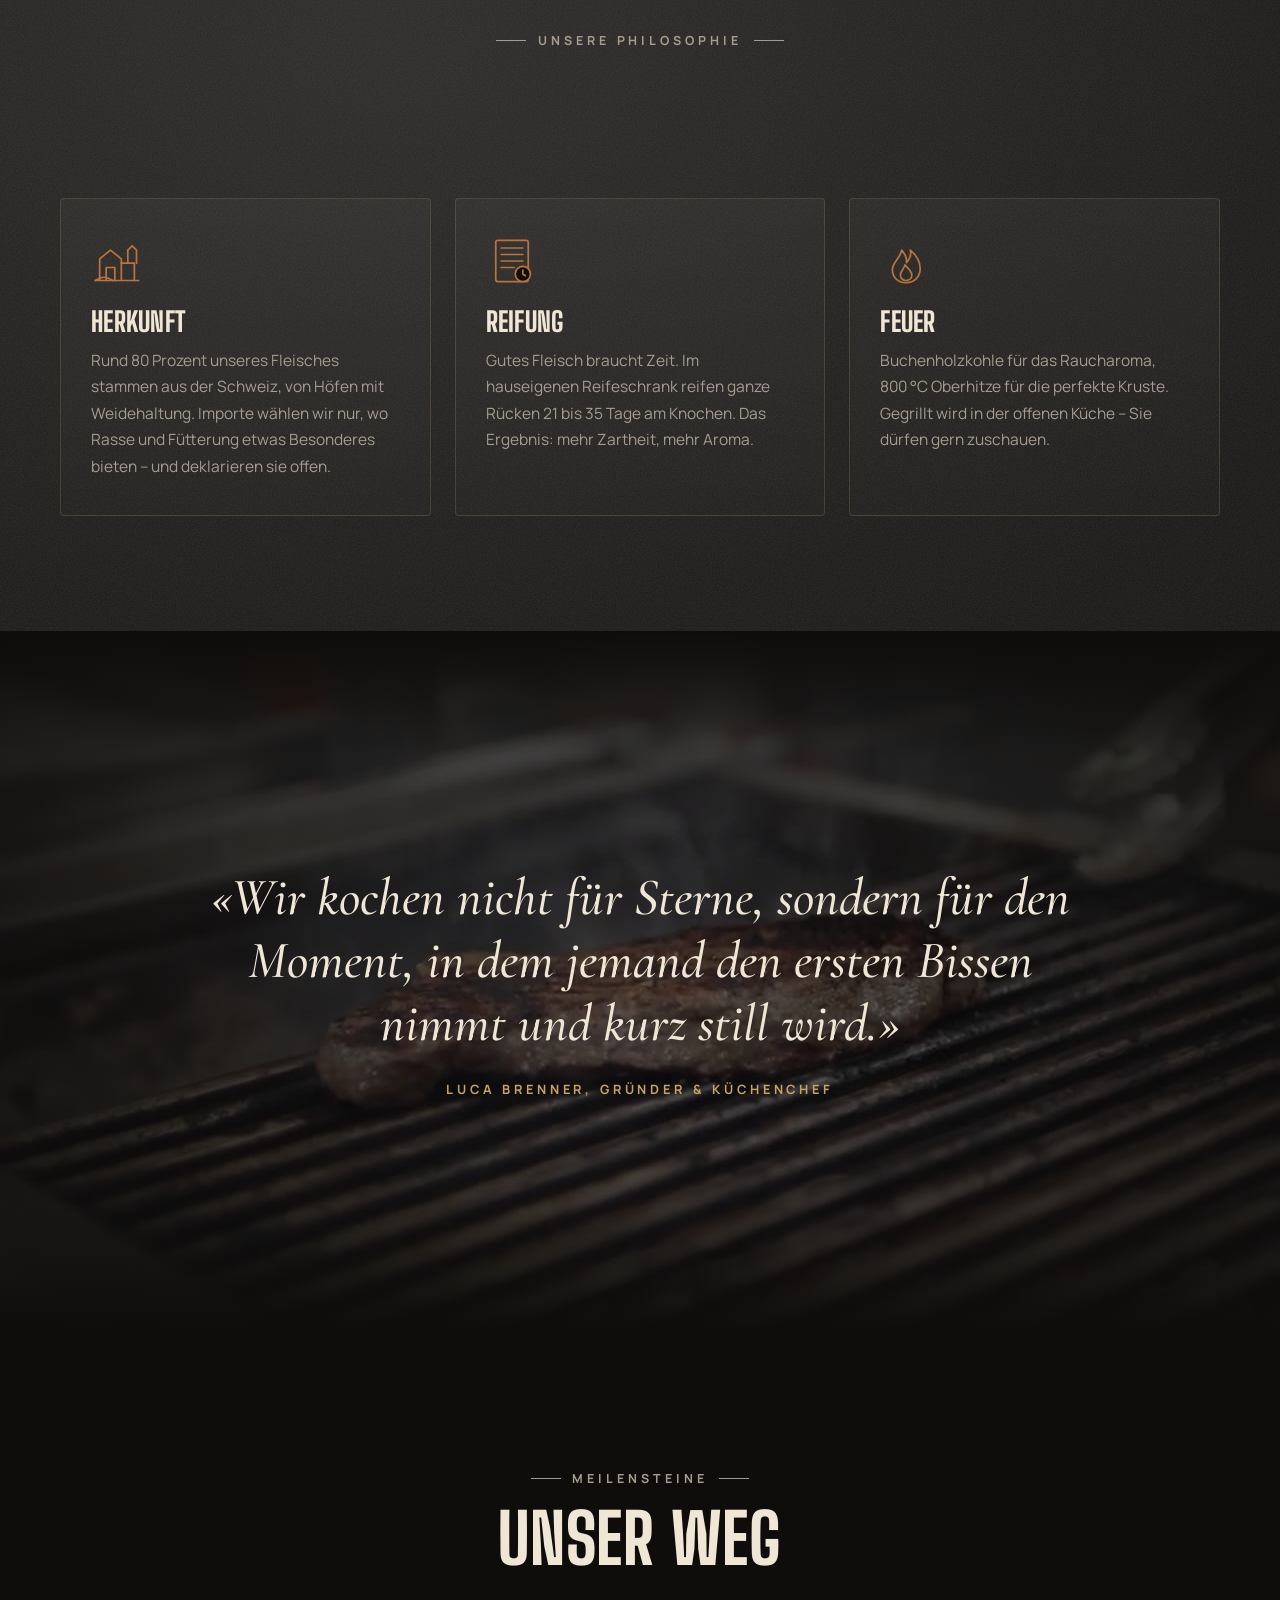
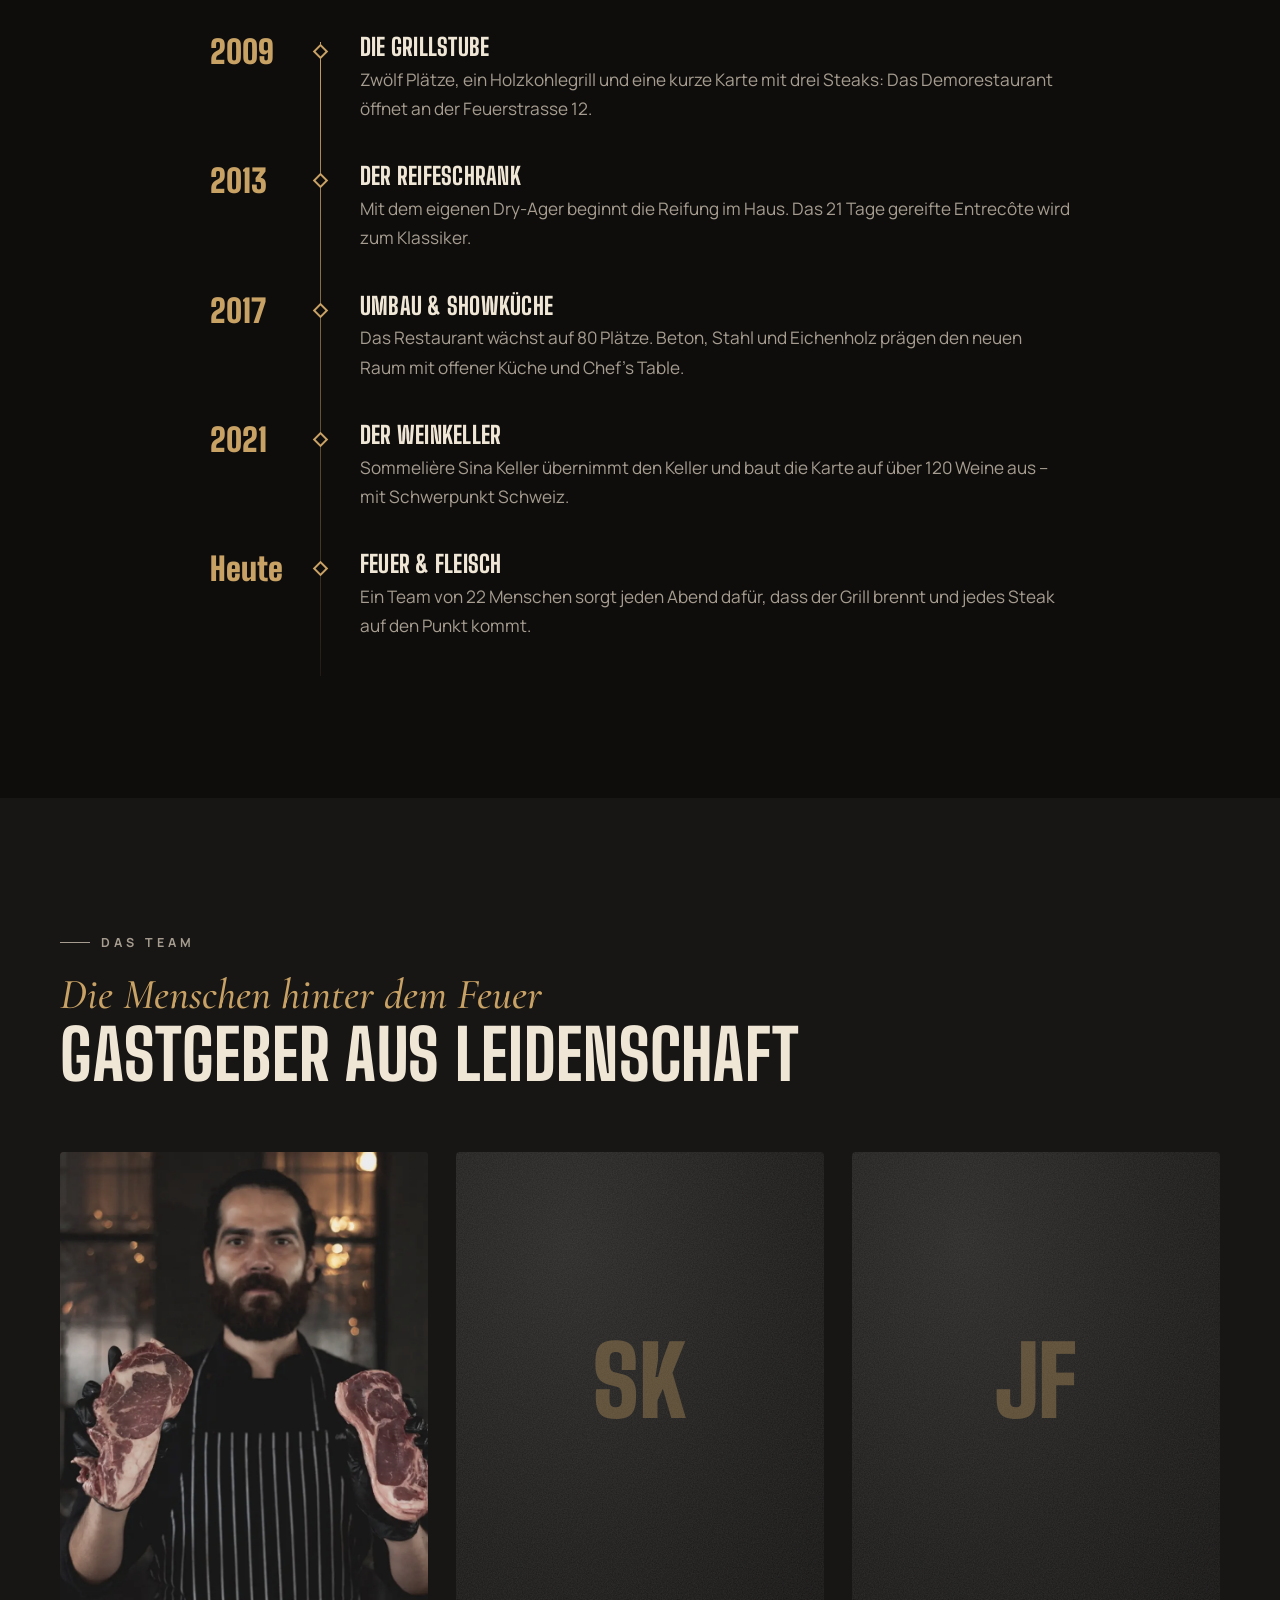
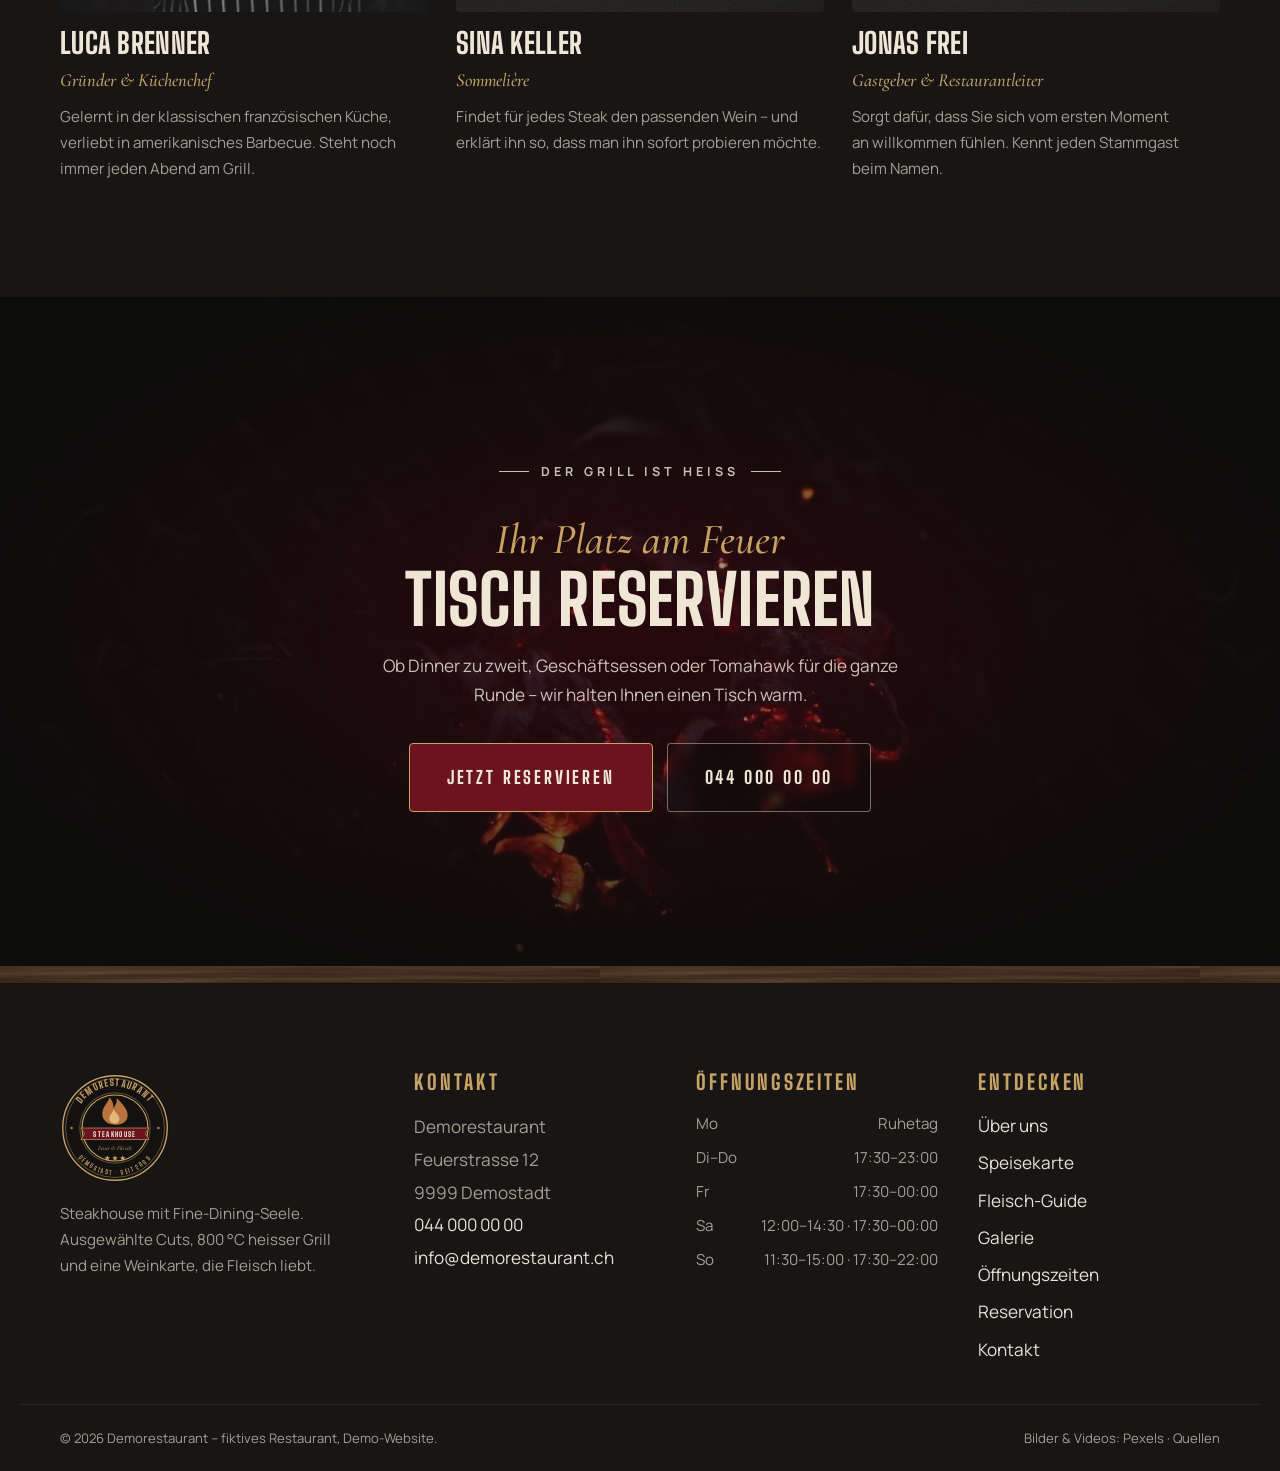
<file: ueber-uns.html>
<!doctype html>
<html lang="de-CH">
<head>
  <meta charset="utf-8">
  <meta name="viewport" content="width=device-width, initial-scale=1">
  <title>Über uns – Demorestaurant</title>
  <meta name="description" content="Die Geschichte des Demorestaurants: von der kleinen Grillstube zum Steakhouse von Demostadt. Philosophie, Meilensteine und Team.">
  <meta name="theme-color" content="#0e0d0c">
  <meta property="og:title" content="Über uns – Demorestaurant">
  <meta property="og:description" content="Die Geschichte des Demorestaurants: von der kleinen Grillstube zum Steakhouse von Demostadt. Philosophie, Meilensteine und Team.">
  <meta property="og:type" content="website">
  <link rel="icon" href="img/favicon.svg" type="image/svg+xml">
  <link rel="preload" href="fonts/big-shoulders-display-normal-600-900.woff2" as="font" type="font/woff2" crossorigin>
  <link rel="preload" href="fonts/manrope-normal-400-700.woff2" as="font" type="font/woff2" crossorigin>
  <link rel="stylesheet" href="css/fonts.css">
  <link rel="stylesheet" href="css/style.css">
  <script>document.documentElement.classList.add('js');</script>
  <script src="js/main.js" defer></script>
</head>
<body>
  <a class="skip-link" href="#inhalt">Zum Inhalt springen</a>
  <svg class="sr-only" aria-hidden="true" focusable="false" xmlns="http://www.w3.org/2000/svg">
  <defs>
    <path id="arc-top" d="M24,100 A76,76 0 0 1 176,100"/>
    <path id="arc-bottom" d="M14,100 A86,86 0 0 0 186,100"/>
  </defs>
  <symbol id="stamp-ring" viewBox="0 0 200 200">
    <circle cx="100" cy="100" r="98" fill="#141211"/>
    <circle cx="100" cy="100" r="95" fill="none" stroke="#c8a165" stroke-width="2.5"/>
    <circle cx="100" cy="100" r="90" fill="none" stroke="#c8a165" stroke-width=".8"/>
    <circle cx="100" cy="100" r="64" fill="none" stroke="#c8a165" stroke-width=".8"/>
    <text font-family="'Big Shoulders Display', 'Arial Narrow', Impact, sans-serif" font-weight="800" font-size="17" letter-spacing="2.6" fill="#c8a165"><textPath href="#arc-top" startOffset="50%" text-anchor="middle">DEMORESTAURANT</textPath></text>
    <text font-family="'Big Shoulders Display', 'Arial Narrow', Impact, sans-serif" font-weight="700" font-size="11.5" letter-spacing="3" fill="#c8a165"><textPath href="#arc-bottom" startOffset="50%" text-anchor="middle">DEMOSTADT · SEIT 2009</textPath></text>
    <path d="M18,100 l3,-2.6 3,2.6 -3,2.6z M176,100 l3,-2.6 3,2.6 -3,2.6z" fill="#b8733f"/>
  </symbol>
  <symbol id="stamp-core" viewBox="0 0 200 200">
    <circle cx="100" cy="100" r="60" fill="#141211" stroke="#c8a165" stroke-width="2"/>
    <path d="M100,94 C84,94 76,84 77,72 C78,60 88,54 90,44 C96,52 98,58 97,64 C102,58 104,52 103,46 C114,56 124,68 123,78 C122,88 114,94 100,94 Z" fill="#b8733f"/>
    <path d="M100,92 C93,92 89,87 90,81 C91,75 96,72 97,66 C101,72 108,77 108,83 C108,88 105,92 100,92 Z" fill="#e3b779"/>
    <path d="M38,100 L162,100 L155,110.5 L162,121 L38,121 L45,110.5 Z" fill="#6b1420" stroke="#c8a165" stroke-width="1.2"/>
    <text x="100" y="115.5" text-anchor="middle" font-family="'Big Shoulders Display', 'Arial Narrow', Impact, sans-serif" font-weight="800" font-size="13" letter-spacing="2.4" fill="#efe6d6">STEAKHOUSE</text>
    <text x="100" y="140" text-anchor="middle" font-family="'Cormorant Garamond', Georgia, serif" font-style="italic" font-size="11" fill="#c8a165">Feuer &amp; Fleisch</text>
    <path d="M86,150 l1.5,3 3.3,.4 -2.4,2.3 .6,3.3 -3,-1.6 -3,1.6 .6,-3.3 -2.4,-2.3 3.3,-.4z M100,150 l1.5,3 3.3,.4 -2.4,2.3 .6,3.3 -3,-1.6 -3,1.6 .6,-3.3 -2.4,-2.3 3.3,-.4z M114,150 l1.5,3 3.3,.4 -2.4,2.3 .6,3.3 -3,-1.6 -3,1.6 .6,-3.3 -2.4,-2.3 3.3,-.4z" fill="#c8a165"/>
  </symbol>
  <symbol id="stamp" viewBox="0 0 200 200"><use href="#stamp-ring"/><use href="#stamp-core"/></symbol>
  <symbol id="i-phone" viewBox="0 0 24 24" fill="none" stroke="currentColor" stroke-width="1.6" stroke-linecap="round" stroke-linejoin="round"><path d="M5 3h4l2 5-2.5 1.5a11 11 0 0 0 6 6L16 13l5 2v4a2 2 0 0 1-2 2A16 16 0 0 1 3 5a2 2 0 0 1 2-2"/></symbol>
  <symbol id="i-mail" viewBox="0 0 24 24" fill="none" stroke="currentColor" stroke-width="1.6" stroke-linecap="round" stroke-linejoin="round"><rect x="3" y="5" width="18" height="14" rx="2"/><path d="m3 7 9 6 9-6"/></symbol>
  <symbol id="i-pin" viewBox="0 0 24 24" fill="none" stroke="currentColor" stroke-width="1.6" stroke-linecap="round" stroke-linejoin="round"><path d="M12 21s-7-6.2-7-11.5a7 7 0 0 1 14 0C19 14.8 12 21 12 21z"/><circle cx="12" cy="9.5" r="2.5"/></symbol>
  <symbol id="i-clock" viewBox="0 0 24 24" fill="none" stroke="currentColor" stroke-width="1.6" stroke-linecap="round"><circle cx="12" cy="12" r="9"/><path d="M12 7v5l3 2"/></symbol>
  <symbol id="i-glass" viewBox="0 0 24 24" fill="none" stroke="currentColor" stroke-width="1.6" stroke-linecap="round" stroke-linejoin="round"><path d="M7 3h10l-.6 5.5a4.4 4.4 0 0 1-8.8 0z"/><path d="M12 13v8M8 21h8"/><path d="M7.4 7h9.2" opacity=".6"/></symbol>
  <symbol id="i-info" viewBox="0 0 24 24" fill="none" stroke="currentColor" stroke-width="1.6" stroke-linecap="round"><circle cx="12" cy="12" r="9"/><path d="M12 11v6M12 7.5v.01"/></symbol>
  <symbol id="i-play" viewBox="0 0 24 24" fill="currentColor"><path d="M7 4.5v15l13-7.5z"/></symbol>
  <symbol id="i-pause" viewBox="0 0 24 24" fill="currentColor"><path d="M6 4h4v16H6zM14 4h4v16h-4z"/></symbol>
  <symbol id="i-close" viewBox="0 0 24 24" fill="none" stroke="currentColor" stroke-width="2" stroke-linecap="round"><path d="M6 6l12 12M18 6 6 18"/></symbol>
  <symbol id="i-prev" viewBox="0 0 24 24" fill="none" stroke="currentColor" stroke-width="2" stroke-linecap="round" stroke-linejoin="round"><path d="m15 5-7 7 7 7"/></symbol>
  <symbol id="i-next" viewBox="0 0 24 24" fill="none" stroke="currentColor" stroke-width="2" stroke-linecap="round" stroke-linejoin="round"><path d="m9 5 7 7-7 7"/></symbol>
  <symbol id="i-flame" viewBox="0 0 48 48" fill="none" stroke="currentColor" stroke-width="1.6" stroke-linejoin="round"><path d="M24 44c-8 0-13-5.5-12.5-12.5S19 21 20 14c4 4.5 5 8 4.4 11.5C27.5 22 29 18 28 14c6.5 5.5 9.5 12.5 9 18.5S32 44 24 44z"/><path d="M24 42c-3.5 0-5.6-2.6-5-6s3.4-5 4-8.5c2.6 3.4 6.4 5.8 6.4 9.4 0 3-2.2 5.1-5.4 5.1z"/></symbol>
  <symbol id="i-clock48" viewBox="0 0 48 48" fill="none" stroke="currentColor" stroke-width="1.6" stroke-linecap="round"><rect x="9" y="5" width="30" height="38" rx="2"/><path d="M14 12h20M14 18h20M14 24h20M14 30h12"/><circle cx="34" cy="36" r="7" fill="#0e0d0c"/><path d="M34 32.5V36l2.4 1.6"/></symbol>
  <symbol id="i-farm" viewBox="0 0 48 48" fill="none" stroke="currentColor" stroke-width="1.6" stroke-linejoin="round" stroke-linecap="round"><path d="M4 42h40M8 42V22l10-8 10 8v20"/><path d="M14 42V30h8v12M28 26h12v16"/><path d="M34 26V14l4-4 4 4v12"/><path d="M4 42c6-4 10-4 16 0"/></symbol>
  <symbol id="i-knife" viewBox="0 0 48 48" fill="none" stroke="currentColor" stroke-width="1.6" stroke-linejoin="round" stroke-linecap="round"><path d="M6 36 34 8c4 4 4 12-2 18L20 38z"/><path d="m20 38 4 4 4-4-4-4M30 42l12-12"/><circle cx="36" cy="36" r="1.2"/></symbol>
  <symbol id="i-train" viewBox="0 0 48 48" fill="none" stroke="currentColor" stroke-width="1.6" stroke-linejoin="round" stroke-linecap="round"><rect x="12" y="6" width="24" height="30" rx="5"/><path d="M12 22h24M18 30h.01M30 30h.01M16 42l4-6M32 42l-4-6"/></symbol>
  <symbol id="i-car" viewBox="0 0 48 48" fill="none" stroke="currentColor" stroke-width="1.6" stroke-linejoin="round" stroke-linecap="round"><path d="M6 32V24l5-10h26l5 10v8z"/><path d="M6 24h36M10 32v5h6v-5M32 32v5h6v-5"/><circle cx="14" cy="28" r="1.3"/><circle cx="34" cy="28" r="1.3"/></symbol>
  <symbol id="i-bike" viewBox="0 0 48 48" fill="none" stroke="currentColor" stroke-width="1.6" stroke-linejoin="round" stroke-linecap="round"><circle cx="12" cy="32" r="8"/><circle cx="36" cy="32" r="8"/><path d="m12 32 7-14h12l5 14M19 18l7 14h10M17 12h6M30 12h5l-4 6"/></symbol>
</svg>
  <div class="page-curtain" aria-hidden="true"></div>
  <header class="site-header">
    <a class="brand" href="index.html" aria-label="Demorestaurant – zur Startseite">
      <svg class="stamp" viewBox="0 0 200 200" aria-hidden="true"><use href="#stamp"/></svg>
      <span class="brand-name">Demorestaurant<small>Steakhouse · Demostadt</small></span>
    </a>
    <nav class="main-nav" id="main-nav" aria-label="Hauptnavigation">
      <ul>
        <li><a href="index.html">Start</a></li>
        <li><a href="ueber-uns.html" aria-current="page">Über uns</a></li>
        <li><a href="speisekarte.html">Speisekarte</a></li>
        <li><a href="fleisch-guide.html">Fleisch-Guide</a></li>
        <li><a href="galerie.html">Galerie</a></li>
        <li><a href="oeffnungszeiten.html">Öffnungszeiten</a></li>
        <li><a href="kontakt.html">Kontakt</a></li>
      </ul>
      <a class="btn nav-cta" href="reservation.html">Tisch reservieren</a>
      <p class="nav-meta">Feuerstrasse 12 · 9999 Demostadt<br><a href="tel:+41440000000">044 000 00 00</a></p>
    </nav>
    <a class="btn btn--small header-cta" href="reservation.html">Reservieren</a>
    <button class="nav-toggle" type="button" aria-expanded="false" aria-controls="main-nav">
      <span class="sr-only">Menü öffnen</span><span class="bar"></span><span class="bar"></span><span class="bar"></span>
    </button>
  </header>

  <main id="inhalt">
    <section class="page-hero">
      <div class="page-hero__bg"><img src="img/chef-fleisch-sm.webp" srcset="img/chef-fleisch-sm.webp 760w, img/chef-fleisch.webp 1600w" sizes="100vw" width="1600" height="1066" alt="Küchenchef präsentiert zwei rohe Steaks" fetchpriority="high" decoding="async"></div>
      <div class="wrap">
        <p class="eyebrow">Über uns</p>
        <h1><span class="script">Seit 2009 am Feuer</span>Unsere Geschichte</h1>
        <p class="lead" data-reveal style="--d:.2s">Was als kleine Grillstube mit zwölf Plätzen begann, ist heute das Steakhouse von Demostadt – die Leidenschaft fürs Feuer ist geblieben.</p>
      </div>
    </section>

    <section class="section">
      <div class="wrap">
        <div class="split">
          <div class="stack">
            <div class="frame frame--tall frame--gold" data-reveal="clip">
              <img src="img/chef-anrichten-sm.webp" srcset="img/chef-anrichten-sm.webp 507w, img/chef-anrichten.webp 1067w" sizes="(max-width: 900px) 90vw, 45vw" width="1067" height="1600" alt="Köche richten in der Küche ein Steak an" loading="lazy" decoding="async">
            </div>
            <div class="frame frame--tall parallax" data-parallax="0.08" data-reveal="scale" style="--d:.3s">
              <img src="img/ribeye-roh-sm.webp" srcset="img/ribeye-roh-sm.webp 570w, img/ribeye-roh.webp 1199w" sizes="(max-width: 900px) 45vw, 22vw" width="1199" height="1600" alt="Hände halten ein rohes, marmoriertes Ribeye" loading="lazy" decoding="async">
            </div>
          </div>
          <div>
            <p class="eyebrow" data-reveal>Die Idee</p>
            <h2 data-reveal style="--d:.1s"><span class="script">Ehrlich und grosszügig</span>Ein Steakhouse mit Seele</h2>
            <p class="lead" data-reveal style="--d:.2s">2009 eröffnete Luca Brenner an der Feuerstrasse eine kleine Grillstube. Seine Idee: amerikanische Steakhouse-Tradition mit der Präzision der Schweizer Spitzengastronomie zu verbinden.</p>
            <p class="muted" data-reveal style="--d:.3s">Aus zwölf Plätzen wurden achtzig, aus einem Holzkohlegrill eine offene Showküche mit 800-Grad-Oberhitzegrill und gläsernem Reifeschrank. Geblieben ist der Anspruch, jedes Steak so zu behandeln, als wäre es das einzige des Abends. Beton, Stahl und altes Eichenholz prägen den Raum – rau und warm zugleich, wie ein gutes Feuer.</p>
          </div>
        </div>
      </div>
    </section>

    <section class="section section--concrete">
      <div class="wrap">
        <div class="section-head section-head--center">
          <p class="eyebrow eyebrow--center" data-reveal>Unsere Philosophie</p>
          <h2 data-reveal style="--d:.1s">Drei Versprechen</h2>
        </div>
        <div class="cards">
          <article class="card" data-reveal>
            <svg class="card__icon" aria-hidden="true" focusable="false"><use href="#i-farm"/></svg>
            <h3>Herkunft</h3>
            <p>Rund 80 Prozent unseres Fleisches stammen aus der Schweiz, von Höfen mit Weidehaltung. Importe wählen wir nur, wo Rasse und Fütterung etwas Besonderes bieten – und deklarieren sie offen.</p>
          </article>
          <article class="card" data-reveal style="--d:.12s">
            <svg class="card__icon" aria-hidden="true" focusable="false"><use href="#i-clock48"/></svg>
            <h3>Reifung</h3>
            <p>Gutes Fleisch braucht Zeit. Im hauseigenen Reifeschrank reifen ganze Rücken 21 bis 35 Tage am Knochen. Das Ergebnis: mehr Zartheit, mehr Aroma.</p>
          </article>
          <article class="card" data-reveal style="--d:.24s">
            <svg class="card__icon" aria-hidden="true" focusable="false"><use href="#i-flame"/></svg>
            <h3>Feuer</h3>
            <p>Buchenholzkohle für das Raucharoma, 800&nbsp;°C Oberhitze für die perfekte Kruste. Gegrillt wird in der offenen Küche – Sie dürfen gern zuschauen.</p>
          </article>
        </div>
      </div>
    </section>

    <section class="video-band" style="background-image:url('video/steak-kohle-poster.jpg')">
      <video muted loop playsinline preload="none" poster="video/steak-kohle-poster.jpg" data-src="video/steak-kohle.mp4" aria-hidden="true"></video>
      <blockquote class="quote" data-reveal="scale">
        «Wir kochen nicht für Sterne, sondern für den Moment, in dem jemand den ersten Bissen nimmt und kurz still wird.»
        <cite>Luca Brenner, Gründer &amp; Küchenchef</cite>
      </blockquote>
    </section>

    <section class="section">
      <div class="wrap">
        <div class="section-head section-head--center">
          <p class="eyebrow eyebrow--center" data-reveal>Meilensteine</p>
          <h2 data-reveal style="--d:.1s">Unser Weg</h2>
        </div>
        <ol class="timeline">
          <li data-reveal><span class="year">2009</span><div><h3>Die Grillstube</h3><p>Zwölf Plätze, ein Holzkohlegrill und eine kurze Karte mit drei Steaks: Das Demorestaurant öffnet an der Feuerstrasse 12.</p></div></li>
          <li data-reveal><span class="year">2013</span><div><h3>Der Reifeschrank</h3><p>Mit dem eigenen Dry-Ager beginnt die Reifung im Haus. Das 21 Tage gereifte Entrecôte wird zum Klassiker.</p></div></li>
          <li data-reveal><span class="year">2017</span><div><h3>Umbau &amp; Showküche</h3><p>Das Restaurant wächst auf 80 Plätze. Beton, Stahl und Eichenholz prägen den neuen Raum mit offener Küche und Chef's Table.</p></div></li>
          <li data-reveal><span class="year">2021</span><div><h3>Der Weinkeller</h3><p>Sommelière Sina Keller übernimmt den Keller und baut die Karte auf über 120 Weine aus – mit Schwerpunkt Schweiz.</p></div></li>
          <li data-reveal><span class="year">Heute</span><div><h3>Feuer &amp; Fleisch</h3><p>Ein Team von 22 Menschen sorgt jeden Abend dafür, dass der Grill brennt und jedes Steak auf den Punkt kommt.</p></div></li>
        </ol>
      </div>
    </section>

    <section class="section section--anthracite">
      <div class="wrap">
        <div class="section-head">
          <p class="eyebrow" data-reveal>Das Team</p>
          <h2 data-reveal style="--d:.1s"><span class="script">Die Menschen hinter dem Feuer</span>Gastgeber aus Leidenschaft</h2>
        </div>
        <div class="team">
          <article class="person" data-reveal>
            <div class="person__photo"><img src="img/chef-fleisch-sm.webp" srcset="img/chef-fleisch-sm.webp 760w, img/chef-fleisch.webp 1600w" sizes="(max-width: 900px) 90vw, 30vw" width="1600" height="1066" alt="Porträt des Küchenchefs mit zwei Steaks" loading="lazy" decoding="async"></div>
            <h3>Luca Brenner</h3>
            <p class="role">Gründer &amp; Küchenchef</p>
            <p>Gelernt in der klassischen französischen Küche, verliebt in amerikanisches Barbecue. Steht noch immer jeden Abend am Grill.</p>
          </article>
          <article class="person" data-reveal style="--d:.12s">
            <div class="person__photo"><span class="person__mono" aria-hidden="true">SK</span></div>
            <h3>Sina Keller</h3>
            <p class="role">Sommelière</p>
            <p>Findet für jedes Steak den passenden Wein – und erklärt ihn so, dass man ihn sofort probieren möchte.</p>
          </article>
          <article class="person" data-reveal style="--d:.24s">
            <div class="person__photo"><span class="person__mono" aria-hidden="true">JF</span></div>
            <h3>Jonas Frei</h3>
            <p class="role">Gastgeber &amp; Restaurantleiter</p>
            <p>Sorgt dafür, dass Sie sich vom ersten Moment an willkommen fühlen. Kennt jeden Stammgast beim Namen.</p>
          </article>
        </div>
      </div>
    </section>

    <section class="cta" style="background-image:url('video/glut-poster.jpg')">
      <video muted loop playsinline preload="none" poster="video/glut-poster.jpg" data-src="video/glut.mp4" aria-hidden="true"></video>
      <div class="wrap wrap--narrow">
        <p class="eyebrow eyebrow--center" data-reveal>Der Grill ist heiss</p>
        <h2 data-reveal style="--d:.1s"><span class="script">Ihr Platz am Feuer</span>Tisch reservieren</h2>
        <p data-reveal style="--d:.2s">Ob Dinner zu zweit, Geschäftsessen oder Tomahawk für die ganze Runde – wir halten Ihnen einen Tisch warm.</p>
        <div class="btn-row" data-reveal style="--d:.3s">
          <a class="btn" href="reservation.html">Jetzt reservieren</a>
          <a class="btn btn--ghost" href="tel:+41440000000">044 000 00 00</a>
        </div>
      </div>
    </section>
  </main>

  <footer class="site-footer">
    <div class="wood-band" aria-hidden="true"></div>
    <div class="wrap footer-grid">
      <div class="footer-brand">
        <svg class="stamp" viewBox="0 0 200 200" aria-hidden="true"><use href="#stamp"/></svg>
        <p>Steakhouse mit Fine-Dining-Seele. Ausgewählte Cuts, 800&nbsp;°C heisser Grill und eine Weinkarte, die Fleisch liebt.</p>
      </div>
      <div>
        <h2>Kontakt</h2>
        <address>
          Demorestaurant<br>Feuerstrasse 12<br>9999 Demostadt<br>
          <a href="tel:+41440000000">044 000 00 00</a><br>
          <a href="mailto:info@demorestaurant.ch">info@demorestaurant.ch</a>
        </address>
      </div>
      <div>
        <h2>Öffnungszeiten</h2>
        <ul class="footer-hours">
          <li><span>Mo</span><span>Ruhetag</span></li>
          <li><span>Di–Do</span><span>17:30–23:00</span></li>
          <li><span>Fr</span><span>17:30–00:00</span></li>
          <li><span>Sa</span><span>12:00–14:30 · 17:30–00:00</span></li>
          <li><span>So</span><span>11:30–15:00 · 17:30–22:00</span></li>
        </ul>
      </div>
      <div>
        <h2>Entdecken</h2>
        <ul>
          <li><a href="ueber-uns.html">Über uns</a></li><li><a href="speisekarte.html">Speisekarte</a></li><li><a href="fleisch-guide.html">Fleisch-Guide</a></li><li><a href="galerie.html">Galerie</a></li><li><a href="oeffnungszeiten.html">Öffnungszeiten</a></li><li><a href="reservation.html">Reservation</a></li><li><a href="kontakt.html">Kontakt</a></li>
        </ul>
      </div>
    </div>
    <div class="wrap footer-bottom">
      <span>© <span data-year>2026</span> Demorestaurant – fiktives Restaurant, Demo-Website.</span>
      <span>Bilder &amp; Videos: Pexels · <a href="quellen.txt">Quellen</a></span>
    </div>
  </footer>
</body>
</html>
</file>
<file: css/fonts.css>
/* Lokale Schriften (SIL Open Font License) � siehe quellen.txt */
@font-face {
  font-family: 'Big Shoulders Display';
  font-style: normal;
  font-weight: 600 900;
  font-display: swap;
  src: url('../fonts/big-shoulders-display-normal-600-900.woff2') format('woff2');
  unicode-range: U+0000-00FF, U+0131, U+0152-0153, U+02BB-02BC, U+02C6, U+02DA, U+02DC, U+0304, U+0308, U+0329, U+2000-206F, U+20AC, U+2122, U+2191, U+2193, U+2212, U+2215, U+FEFF, U+FFFD;
}
@font-face {
  font-family: 'Cormorant Garamond';
  font-style: italic;
  font-weight: 500;
  font-display: swap;
  src: url('../fonts/cormorant-garamond-italic-500.woff2') format('woff2');
  unicode-range: U+0000-00FF, U+0131, U+0152-0153, U+02BB-02BC, U+02C6, U+02DA, U+02DC, U+0304, U+0308, U+0329, U+2000-206F, U+20AC, U+2122, U+2191, U+2193, U+2212, U+2215, U+FEFF, U+FFFD;
}
@font-face {
  font-family: 'Cormorant Garamond';
  font-style: normal;
  font-weight: 500 700;
  font-display: swap;
  src: url('../fonts/cormorant-garamond-normal-500.woff2') format('woff2');
  unicode-range: U+0000-00FF, U+0131, U+0152-0153, U+02BB-02BC, U+02C6, U+02DA, U+02DC, U+0304, U+0308, U+0329, U+2000-206F, U+20AC, U+2122, U+2191, U+2193, U+2212, U+2215, U+FEFF, U+FFFD;
}
@font-face {
  font-family: 'Manrope';
  font-style: normal;
  font-weight: 400 700;
  font-display: swap;
  src: url('../fonts/manrope-normal-400-700.woff2') format('woff2');
  unicode-range: U+0000-00FF, U+0131, U+0152-0153, U+02BB-02BC, U+02C6, U+02DA, U+02DC, U+0304, U+0308, U+0329, U+2000-206F, U+20AC, U+2122, U+2191, U+2193, U+2212, U+2215, U+FEFF, U+FFFD;
}
</file>
<file: css/style.css>
/* ==========================================================================
   Demorestaurant – Steakhouse Demostadt
   Fine Dining trifft American Steakhouse
   ========================================================================== */

:root {
  --coal: #0e0d0c;
  --anthracite: #171615;
  --graphite: #23211f;
  --steel: #3a3734;
  --steel-light: #5d5852;
  --bordeaux: #6b1420;
  --bordeaux-bright: #8f1d2d;
  --gold: #c8a165;
  --gold-light: #e3c48f;
  --copper: #b8733f;
  --ember: #e0702c;
  --cream: #efe6d6;
  --paper: #f1e8d6;
  --ink: #2a211c;
  --text: #e8e0d2;
  --muted: #a69d90;

  --font-display: 'Big Shoulders Display', 'Arial Narrow', Impact, sans-serif;
  --font-serif: 'Cormorant Garamond', Georgia, 'Times New Roman', serif;
  --font-body: 'Manrope', system-ui, -apple-system, 'Segoe UI', Roboto, sans-serif;

  --header-h: 84px;
  --gutter: clamp(16px, 4vw, 40px);
  --radius: 4px;
  --ease: cubic-bezier(.2, .7, .2, 1);
  --ease-out: cubic-bezier(.16, 1, .3, 1);

  --noise: url("data:image/svg+xml,%3Csvg xmlns='http://www.w3.org/2000/svg' width='220' height='220'%3E%3Cfilter id='n'%3E%3CfeTurbulence type='fractalNoise' baseFrequency='.8' numOctaves='3' stitchTiles='stitch'/%3E%3CfeColorMatrix values='0 0 0 0 .5 0 0 0 0 .5 0 0 0 0 .5 0 0 0 .9 0'/%3E%3C/filter%3E%3Crect width='100%25' height='100%25' filter='url(%23n)'/%3E%3C/svg%3E");
  --noise-soft: url("data:image/svg+xml,%3Csvg xmlns='http://www.w3.org/2000/svg' width='220' height='220'%3E%3Cfilter id='n'%3E%3CfeTurbulence type='fractalNoise' baseFrequency='.8' numOctaves='3' stitchTiles='stitch'/%3E%3CfeColorMatrix values='0 0 0 0 .5 0 0 0 0 .5 0 0 0 0 .5 0 0 0 .13 0'/%3E%3C/filter%3E%3Crect width='100%25' height='100%25' filter='url(%23n)'/%3E%3C/svg%3E");
  --grain: url("data:image/svg+xml,%3Csvg xmlns='http://www.w3.org/2000/svg' width='600' height='240'%3E%3Cfilter id='w'%3E%3CfeTurbulence type='fractalNoise' baseFrequency='.004 .18' numOctaves='4' seed='3'/%3E%3CfeColorMatrix values='0 0 0 0 .1 0 0 0 0 .06 0 0 0 0 .03 0 0 0 1.4 -.25'/%3E%3C/filter%3E%3Crect width='100%25' height='100%25' filter='url(%23w)'/%3E%3C/svg%3E");
  --wood: var(--grain), linear-gradient(180deg, #3b2617, #2a1a10 55%, #24160d);
  --concrete: var(--noise-soft), radial-gradient(ellipse at 30% 20%, #2c2a28 0%, #1d1c1a 60%, #151413 100%);
  --brushed: repeating-linear-gradient(90deg, rgba(255,255,255,.035) 0 1px, transparent 1px 3px), linear-gradient(180deg, #4a4642, #2c2a27);
}

/* ---------- Reset ---------- */
*, *::before, *::after { box-sizing: border-box; }
* { margin: 0; }
html { -webkit-text-size-adjust: 100%; scroll-behavior: smooth; scroll-padding-top: calc(var(--header-h) + 16px); }
body {
  min-height: 100vh;
  background: var(--coal);
  color: var(--text);
  font-family: var(--font-body);
  font-size: clamp(1rem, .96rem + .2vw, 1.075rem);
  line-height: 1.7;
  -webkit-font-smoothing: antialiased;
  overflow-x: hidden;
}
img, video, svg { display: block; max-width: 100%; }
img, video { height: auto; }
a { color: inherit; }
button, input, select, textarea { font: inherit; color: inherit; }
ul[role="list"], ol[role="list"] { list-style: none; padding: 0; }

/* Feine Körnung über der ganzen Seite */
body::after {
  content: "";
  position: fixed;
  inset: 0;
  pointer-events: none;
  z-index: 200;
  background-image: var(--noise);
  opacity: .045;
}

.sr-only {
  position: absolute !important; width: 1px; height: 1px; padding: 0; margin: -1px;
  overflow: hidden; clip: rect(0 0 0 0); white-space: nowrap; border: 0;
}
.skip-link {
  position: absolute; left: 16px; top: -60px; z-index: 300;
  background: var(--gold); color: var(--coal); padding: .6rem 1rem; font-weight: 700;
  transition: top .2s;
}
.skip-link:focus { top: 12px; }
:focus-visible { outline: 2px solid var(--gold); outline-offset: 3px; }

/* ---------- Typografie ---------- */
h1, h2, h3, h4 {
  font-family: var(--font-display);
  font-weight: 800;
  line-height: .95;
  letter-spacing: .01em;
  text-transform: uppercase;
  color: var(--cream);
  text-wrap: balance;
}
h1 { font-size: clamp(3.2rem, 2rem + 6.5vw, 8rem); }
h2 { font-size: clamp(2.4rem, 1.6rem + 3.4vw, 4.6rem); }
h3 { font-size: clamp(1.5rem, 1.2rem + 1vw, 2.1rem); }
h4 { font-size: 1.25rem; letter-spacing: .06em; }
p { text-wrap: pretty; }
p + p { margin-top: 1em; }
.lead { font-size: clamp(1.1rem, 1rem + .45vw, 1.35rem); color: var(--text); line-height: 1.65; }
.muted { color: var(--muted); }

.eyebrow {
  display: inline-flex; align-items: center; gap: .9em;
  font-family: var(--font-body);
  font-size: .78rem; font-weight: 700;
  letter-spacing: .32em; text-transform: uppercase;
  color: var(--copper);
  margin-bottom: 1.1rem;
}
.eyebrow::before { content: ""; width: 2.4em; height: 1px; background: currentColor; }
.eyebrow--center::after { content: ""; width: 2.4em; height: 1px; background: currentColor; }

.script {
  font-family: var(--font-serif);
  font-style: italic;
  font-weight: 500;
  text-transform: none;
  letter-spacing: 0;
  color: var(--gold);
}
h2 .script, h1 .script { display: block; font-size: .62em; line-height: 1.1; margin-bottom: .1em; }

.gold { color: var(--gold); }

/* ---------- Layout ---------- */
.wrap { width: min(1240px, 100%); margin-inline: auto; padding-inline: var(--gutter); }
.wrap--narrow { width: min(860px, 100%); }
.section { position: relative; padding-block: clamp(72px, 9vw, 140px); }
.section--concrete { background: var(--concrete); }
.section--anthracite { background: var(--anthracite); }
.section--wood { background: var(--wood); }
.section--bordeaux {
  background: var(--noise-soft), radial-gradient(ellipse at 70% 0%, #8f1d2d 0%, #5a111b 55%, #3a0b12 100%);
}
.section-head { max-width: 760px; margin-bottom: clamp(40px, 5vw, 64px); }
.section-head--center { margin-inline: auto; text-align: center; }
.section-head p { margin-top: 1.2rem; color: var(--muted); }

.split {
  display: grid;
  grid-template-columns: 1fr 1fr;
  gap: clamp(32px, 6vw, 96px);
  align-items: center;
}
.split--wide-left { grid-template-columns: 1.15fr .85fr; }
@media (max-width: 900px) {
  .split, .split--wide-left { grid-template-columns: 1fr; }
}

/* Stahl-Trennlinie */
.rule {
  height: 6px; border: 0;
  background: var(--brushed);
  box-shadow: inset 0 1px 0 rgba(255,255,255,.08), 0 1px 0 rgba(0,0,0,.6);
}

/* ---------- Buttons ---------- */
.btn {
  --btn-bg: var(--bordeaux);
  position: relative;
  display: inline-flex; align-items: center; justify-content: center; gap: .7em;
  padding: 1.05em 2.1em;
  font-family: var(--font-display);
  font-size: 1.1rem; font-weight: 800;
  letter-spacing: .16em; text-transform: uppercase;
  text-decoration: none;
  color: var(--cream);
  background: var(--btn-bg);
  border: 1px solid var(--gold);
  border-radius: var(--radius);
  cursor: pointer;
  overflow: hidden;
  isolation: isolate;
  transition: color .4s var(--ease), border-color .4s var(--ease), transform .4s var(--ease);
}
.btn::before {
  content: "";
  position: absolute; inset: 0; z-index: -1;
  background: linear-gradient(110deg, var(--copper), var(--gold-light) 50%, var(--copper));
  transform: scaleX(0); transform-origin: left;
  transition: transform .55s var(--ease-out);
}
.btn:hover::before, .btn:focus-visible::before { transform: scaleX(1); }
.btn:hover, .btn:focus-visible { color: var(--coal); }
.btn:active { transform: translateY(1px); }
.btn svg { width: 1.1em; height: 1.1em; }
.btn--ghost { --btn-bg: rgba(14,13,12,.35); border-color: rgba(232,224,210,.45); backdrop-filter: blur(4px); }
.btn--small { padding: .7em 1.3em; font-size: .95rem; letter-spacing: .14em; }
.btn-row { display: flex; flex-wrap: wrap; gap: 14px; }

.link-arrow {
  display: inline-flex; align-items: center; gap: .6em;
  font-family: var(--font-display); font-weight: 700; font-size: 1.1rem;
  letter-spacing: .14em; text-transform: uppercase;
  color: var(--gold); text-decoration: none;
}
.link-arrow::after { content: "→"; transition: transform .35s var(--ease); }
.link-arrow:hover::after { transform: translateX(6px); }

/* ---------- Header ---------- */
.site-header {
  position: fixed; inset: 0 0 auto 0; z-index: 100;
  height: var(--header-h);
  display: flex; align-items: center; gap: 20px;
  padding-inline: clamp(16px, 2.6vw, 40px);
  transition: background-color .45s var(--ease), box-shadow .45s var(--ease), height .45s var(--ease);
  view-transition-name: site-header;
}
.site-header::after {
  content: ""; position: absolute; inset: auto 0 0 0; height: 1px;
  background: linear-gradient(90deg, transparent, rgba(200,161,101,.5), transparent);
  opacity: 0; transition: opacity .45s;
}
.site-header.is-scrolled {
  --header-h: 70px;
  background: rgba(14, 13, 12, .9);
  backdrop-filter: blur(10px) saturate(1.2);
  -webkit-backdrop-filter: blur(10px) saturate(1.2);
  box-shadow: 0 10px 30px rgba(0,0,0,.35);
}
.site-header.is-scrolled::after { opacity: 1; }

.brand {
  display: flex; align-items: center; gap: 10px;
  text-decoration: none; flex-shrink: 0;
  position: relative; z-index: 2;
}
.brand .stamp { width: 50px; height: 50px; transition: width .45s var(--ease), height .45s var(--ease), transform .8s var(--ease); view-transition-name: brand-stamp; }
.is-scrolled .brand .stamp { width: 42px; height: 42px; }
.brand:hover .stamp { transform: rotate(-12deg); }
.brand-name {
  font-family: var(--font-display); font-weight: 800; font-size: 1.28rem;
  letter-spacing: .06em; text-transform: uppercase; color: var(--cream); line-height: 1;
  white-space: nowrap;
}
.brand-name small {
  display: block; font-family: var(--font-serif); font-style: italic; font-weight: 500;
  font-size: .78rem; letter-spacing: .02em; text-transform: none; color: var(--gold); margin-top: 3px;
}

.main-nav { margin-left: auto; }
.main-nav ul { display: flex; gap: clamp(14px, 1.5vw, 26px); list-style: none; padding: 0; }
.main-nav a {
  position: relative;
  font-family: var(--font-display); font-weight: 700; font-size: .98rem;
  letter-spacing: .09em; text-transform: uppercase;
  text-decoration: none; color: var(--text);
  white-space: nowrap;
  padding-block: 6px;
  transition: color .3s;
}
.main-nav a::after {
  content: ""; position: absolute; left: 0; right: 0; bottom: 0; height: 2px;
  background: var(--gold); transform: scaleX(0); transition: transform .4s var(--ease-out);
}
.main-nav a:hover, .main-nav a[aria-current="page"] { color: var(--gold); }
.main-nav a:hover::after, .main-nav a[aria-current="page"]::after { transform: scaleX(1); }
.nav-cta { display: none; }

.nav-toggle {
  display: none;
  position: relative; z-index: 2;
  width: 48px; height: 48px; margin-left: auto;
  background: transparent; border: 1px solid rgba(200,161,101,.5); border-radius: 50%;
  cursor: pointer;
}
.nav-toggle .bar {
  position: absolute; left: 13px; right: 13px; height: 2px; background: var(--cream);
  transition: transform .45s var(--ease-out), opacity .3s, top .45s var(--ease-out);
}
.nav-toggle .bar:nth-child(2) { top: 17px; }
.nav-toggle .bar:nth-child(3) { top: 23px; }
.nav-toggle .bar:nth-child(4) { top: 29px; }
.nav-toggle[aria-expanded="true"] .bar:nth-child(2) { top: 23px; transform: rotate(45deg); }
.nav-toggle[aria-expanded="true"] .bar:nth-child(3) { opacity: 0; transform: scaleX(0); }
.nav-toggle[aria-expanded="true"] .bar:nth-child(4) { top: 23px; transform: rotate(-45deg); }

@media (max-width: 1023.98px) {
  .nav-toggle { display: block; margin-left: 12px; }
  .header-cta { margin-left: auto; }
  .main-nav {
    position: fixed; inset: 0; z-index: 1;
    display: flex; flex-direction: column; justify-content: flex-start;
    padding: calc(var(--header-h) + 36px) var(--gutter) 40px;
    background: var(--concrete);
    clip-path: circle(0% at calc(100% - var(--gutter) - 24px) 42px);
    visibility: hidden;
    transition: clip-path .75s var(--ease-out), visibility 0s .75s;
    overflow-y: auto;
  }
  .main-nav.is-open {
    clip-path: circle(150% at calc(100% - var(--gutter) - 24px) 42px);
    visibility: visible;
    transition: clip-path .75s var(--ease-out), visibility 0s;
  }
  .main-nav ul { flex-direction: column; gap: 2px; }
  .main-nav li {
    opacity: 0; transform: translateY(24px);
    transition: opacity .5s var(--ease), transform .6s var(--ease-out);
  }
  .main-nav.is-open li { opacity: 1; transform: none; transition-delay: calc(.12s + var(--i, 0) * .05s); }
  .main-nav a { font-size: clamp(1.8rem, 7vw, 2.8rem); font-weight: 800; letter-spacing: .04em; display: inline-block; }
  .main-nav.is-open { overscroll-behavior: contain; }
  .nav-cta { display: inline-flex; margin-top: 28px; align-self: flex-start; }
  .main-nav .nav-meta { margin-top: 28px; color: var(--muted); font-size: .95rem; }
  body.nav-open { overflow: hidden; }
}
@media (min-width: 1024px) { .main-nav .nav-meta { display: none; } }
@media (max-width: 600px) { .header-cta { display: none; } .nav-toggle { margin-left: auto; } }
@media (max-width: 520px) {
  .brand-name { font-size: 1.15rem; }
  .brand .stamp { width: 46px; height: 46px; }
}

/* ---------- Logo-Stempel (inline SVG) ---------- */
.stamp { color: var(--gold); }
.stamp .ring-text { font-family: var(--font-display); font-weight: 800; fill: var(--gold); }
.stamp .core-text { font-family: var(--font-display); font-weight: 800; }
.stamp .serif-text { font-family: var(--font-serif); font-style: italic; }

/* ---------- Hero (Startseite) ---------- */
.hero {
  position: relative;
  min-height: 100vh; min-height: 100svh;
  display: grid; place-items: center;
  text-align: center;
  overflow: hidden;
  isolation: isolate;
  background: #120c08 url("../video/hero-flammen-poster.jpg") center / cover no-repeat;
}
.hero__media, .hero__media video {
  position: absolute; inset: 0; width: 100%; height: 100%; object-fit: cover; z-index: -2;
}
.hero__media video { transform: scale(1.08); animation: heroZoom 18s var(--ease) forwards; }
@keyframes heroZoom { to { transform: scale(1); } }
.hero::before {
  content: ""; position: absolute; inset: 0; z-index: -1;
  background:
    radial-gradient(ellipse at 50% 45%, rgba(14,13,12,.25) 0%, rgba(14,13,12,.72) 70%, rgba(14,13,12,.95) 100%),
    linear-gradient(180deg, rgba(14,13,12,.7) 0%, transparent 25%, transparent 60%, var(--coal) 100%);
}
.hero__inner { padding: calc(var(--header-h) + 30px) var(--gutter) 120px; max-width: 1100px; }
.hero__stamp {
  position: relative;
  width: clamp(120px, 16vw, 168px); aspect-ratio: 1; margin: 0 auto 26px;
  filter: drop-shadow(0 10px 30px rgba(0,0,0,.6));
}
.hero__stamp svg { position: absolute; inset: 0; width: 100%; height: 100%; }
.hero__stamp .spin { animation: spin 40s linear infinite; }
@keyframes spin { to { transform: rotate(360deg); } }
.hero h1 {
  font-size: clamp(2.4rem, 11.5vw, 10rem);
  letter-spacing: .02em;
  white-space: nowrap;
  text-shadow: 0 6px 40px rgba(0,0,0,.6);
}
.hero h1 .char {
  display: inline-block;
  opacity: 0; transform: translateY(.45em) rotateX(-70deg); filter: blur(8px);
  animation: charIn 1.1s var(--ease-out) forwards;
  animation-delay: calc(.35s + var(--ci) * .05s);
}
@keyframes charIn { to { opacity: 1; transform: none; filter: blur(0); } }
.hero__slogan {
  margin-top: 18px;
  font-family: var(--font-serif); font-style: italic; font-weight: 500;
  font-size: clamp(1.4rem, 1rem + 1.6vw, 2.3rem);
  color: var(--gold-light);
}
.morph-word {
  position: relative; display: inline-grid; vertical-align: bottom;
  text-align: left;
}
.morph-word > span {
  grid-area: 1 / 1;
  transition: opacity .9s var(--ease), filter .9s var(--ease), transform .9s var(--ease-out), letter-spacing .9s var(--ease);
}
.morph-word > span:not(.is-active) { opacity: 0; filter: blur(12px); transform: translateY(.3em) scale(.96); letter-spacing: .12em; }
.hero__intro { max-width: 620px; margin: 18px auto 0; color: rgba(232,224,210,.85); }
.hero .btn-row { justify-content: center; margin-top: 36px; }
.hero .fade-in { opacity: 0; transform: translateY(20px); animation: fadeUp 1s var(--ease-out) forwards; animation-delay: var(--d, 1s); }
@keyframes fadeUp { to { opacity: 1; transform: none; } }

.scroll-cue {
  position: absolute; left: 50%; bottom: 28px; transform: translateX(-50%);
  display: grid; justify-items: center; gap: 8px;
  font-size: .7rem; letter-spacing: .3em; text-transform: uppercase; color: var(--muted);
  text-decoration: none;
}
.scroll-cue span { width: 1px; height: 46px; background: linear-gradient(var(--gold), transparent); position: relative; overflow: hidden; }
.scroll-cue span::after { content: ""; position: absolute; inset: 0; background: var(--cream); animation: cue 2.2s var(--ease) infinite; }
@keyframes cue { 0% { transform: translateY(-100%); } 60%, 100% { transform: translateY(100%); } }

.video-toggle {
  position: absolute; right: var(--gutter); bottom: 26px; z-index: 2;
  width: 44px; height: 44px; border-radius: 50%;
  display: grid; place-items: center;
  background: rgba(14,13,12,.5); border: 1px solid rgba(200,161,101,.5); color: var(--cream);
  cursor: pointer; backdrop-filter: blur(4px);
}
.video-toggle svg { width: 16px; height: 16px; }
.video-toggle .i-play { display: none; }
.video-toggle[aria-pressed="true"] .i-play { display: block; }
.video-toggle[aria-pressed="true"] .i-pause { display: none; }

/* ---------- Seiten-Hero (Unterseiten) ---------- */
.page-hero {
  position: relative; isolation: isolate; overflow: hidden;
  min-height: clamp(420px, 64vh, 640px);
  display: flex; align-items: flex-end;
  padding: calc(var(--header-h) + 60px) 0 clamp(48px, 7vw, 90px);
}
.page-hero__bg { position: absolute; inset: 0; z-index: -2; }
.page-hero__bg img, .page-hero__bg video {
  width: 100%; height: 100%; object-fit: cover;
  transform: scale(1.12); animation: kenburns 2.4s var(--ease-out) forwards;
}
@keyframes kenburns { to { transform: scale(1.02); } }
.page-hero::before {
  content: ""; position: absolute; inset: 0; z-index: -1;
  background:
    linear-gradient(90deg, rgba(14,13,12,.92) 0%, rgba(14,13,12,.55) 55%, rgba(14,13,12,.25) 100%),
    linear-gradient(180deg, rgba(14,13,12,.6) 0%, transparent 35%, var(--coal) 100%);
}
.page-hero h1 { view-transition-name: page-title; }
.page-hero .lead { max-width: 620px; margin-top: 20px; color: rgba(232,224,210,.88); }
.page-hero .eyebrow { animation: fadeUp 1s var(--ease-out) both; }

/* ---------- Scroll-Animationen ---------- */
.js [data-reveal] {
  opacity: 0;
  transform: translateY(46px);
  transition: opacity 1s var(--ease), transform 1.1s var(--ease-out), clip-path 1.3s var(--ease-out), filter 1s var(--ease);
  transition-delay: var(--d, 0s);
}
.js [data-reveal="left"] { transform: translateX(-60px); }
.js [data-reveal="right"] { transform: translateX(60px); }
.js [data-reveal="scale"] { transform: scale(.9); filter: blur(6px); }
.js [data-reveal="clip"] { opacity: 1; transform: none; clip-path: inset(100% 0 0 0); }
.js [data-reveal="clip"] img { transform: scale(1.25); transition: transform 1.6s var(--ease-out); }
.js [data-reveal="iris"] { opacity: 1; transform: none; clip-path: circle(0% at 50% 50%); transition-duration: 1.6s; }
.js [data-reveal].is-in { opacity: 1; transform: none; filter: none; }
.js [data-reveal="clip"].is-in { clip-path: inset(0 0 0 0); }
.js [data-reveal="clip"].is-in img { transform: none; }
.js [data-reveal="iris"].is-in { clip-path: circle(75% at 50% 50%); }

/* ---------- Bild-Komponenten ---------- */
.frame {
  position: relative; overflow: hidden; border-radius: var(--radius);
  box-shadow: 0 30px 60px -20px rgba(0,0,0,.7);
}
.frame img, .frame video { width: 100%; height: 100%; object-fit: cover; }
.frame--tall { aspect-ratio: 4 / 5; }
.frame--wide { aspect-ratio: 16 / 10; }
.frame--gold::after {
  content: ""; position: absolute; inset: 12px; border: 1px solid rgba(200,161,101,.55); pointer-events: none;
}

.stack { position: relative; padding: 0 0 12% 12%; }
.stack .frame:last-child {
  position: absolute; left: 0; bottom: 0; width: 48%;
  border: 6px solid var(--coal);
}
.parallax { will-change: transform; }

/* Organische Morph-Form */
.blob {
  border-radius: 42% 58% 63% 37% / 41% 44% 56% 59%;
  animation: blobMorph 14s ease-in-out infinite alternate;
  overflow: hidden;
}
@keyframes blobMorph {
  0%   { border-radius: 42% 58% 63% 37% / 41% 44% 56% 59%; }
  33%  { border-radius: 63% 37% 39% 61% / 58% 36% 64% 42%; }
  66%  { border-radius: 36% 64% 52% 48% / 33% 60% 40% 67%; }
  100% { border-radius: 55% 45% 34% 66% / 62% 48% 52% 38%; }
}

/* ---------- Kennzahlen ---------- */
.stats {
  display: grid; grid-template-columns: repeat(4, 1fr); gap: 1px;
  background: rgba(200,161,101,.25);
  border: 1px solid rgba(200,161,101,.25);
  margin-top: clamp(48px, 6vw, 80px);
}
.stat { background: var(--coal); padding: 28px 20px; text-align: center; }
.stat__num {
  display: block;
  font-family: var(--font-display); font-weight: 900;
  font-size: clamp(2.6rem, 2rem + 2.5vw, 4rem); line-height: 1; color: var(--gold);
}
.stat__label { display: block; margin-top: 8px; font-size: .8rem; letter-spacing: .2em; text-transform: uppercase; color: var(--muted); }
@media (max-width: 760px) { .stats { grid-template-columns: repeat(2, 1fr); } }

/* ---------- Cuts-Karussell ---------- */
.cuts-rail {
  display: grid; grid-auto-flow: column; grid-auto-columns: minmax(260px, 23%);
  gap: 20px;
  overflow-x: auto; scroll-snap-type: x mandatory;
  padding: 6px var(--gutter) 26px;
  margin-inline: calc(var(--gutter) * -1);
  scrollbar-width: thin; scrollbar-color: var(--copper) transparent;
}
.cut-card {
  scroll-snap-align: start;
  position: relative; display: block; overflow: hidden;
  aspect-ratio: 3 / 4.2; border-radius: var(--radius);
  text-decoration: none; isolation: isolate;
  background: var(--graphite);
}
.cut-card img {
  position: absolute; inset: 0; width: 100%; height: 100%; object-fit: cover; z-index: -2;
  transition: transform 1.2s var(--ease-out), filter .8s;
  filter: saturate(.9) brightness(.85);
}
.cut-card::before {
  content: ""; position: absolute; inset: 0; z-index: -1;
  background: linear-gradient(180deg, transparent 35%, rgba(14,13,12,.95) 100%);
}
.cut-card:hover img { transform: scale(1.08); filter: saturate(1.1) brightness(1); }
.cut-card__body { position: absolute; left: 22px; right: 22px; bottom: 22px; }
.cut-card__no { font-family: var(--font-serif); font-style: italic; color: var(--gold); font-size: 1.1rem; }
.cut-card h3 { font-size: 2.2rem; margin: 2px 0 8px; }
.cut-card p { font-size: .92rem; color: var(--muted); line-height: 1.5; }
.cut-card .tag { position: absolute; top: 18px; left: 18px; }
.tag {
  display: inline-block; padding: 5px 10px;
  font-size: .68rem; font-weight: 700; letter-spacing: .2em; text-transform: uppercase;
  color: var(--cream);
  background: var(--brushed);
  border: 1px solid rgba(255,255,255,.12);
  box-shadow: 0 4px 10px rgba(0,0,0,.4);
}

/* ---------- Morph-Story (sticky) ---------- */
.story { display: grid; grid-template-columns: 1fr 1fr; gap: clamp(32px, 6vw, 96px); }
.story__visual { position: sticky; top: calc(var(--header-h) + 30px); height: min(72vh, 640px); align-self: start; }
.story__shape {
  position: relative; width: 100%; height: 100%;
  border-radius: 42% 58% 63% 37% / 41% 44% 56% 59%;
  overflow: hidden;
  transition: border-radius 1.4s var(--ease-out);
  box-shadow: 0 40px 80px -30px rgba(0,0,0,.8), 0 0 0 1px rgba(200,161,101,.25);
}
.story__shape[data-step="1"] { border-radius: 8px 8px 8px 8px / 8px 8px 8px 8px; }
.story__shape[data-step="2"] { border-radius: 50% 50% 50% 50% / 50% 50% 50% 50%; }
.story__shape[data-step="3"] { border-radius: 200px 200px 8px 8px / 200px 200px 8px 8px; }
.story__shape img {
  position: absolute; inset: 0; width: 100%; height: 100%; object-fit: cover;
  opacity: 0; transform: scale(1.18) rotate(2deg); filter: blur(14px) saturate(1.3);
  transition: opacity 1.1s var(--ease), transform 1.6s var(--ease-out), filter 1.1s var(--ease);
}
.story__shape img.is-active { opacity: 1; transform: none; filter: none; }
.story__steps { padding-block: 6vh 20vh; }
.story__step { min-height: 62vh; display: flex; flex-direction: column; justify-content: center; opacity: .3; transition: opacity .6s; }
.story__step.is-active { opacity: 1; }
.story__step .num {
  font-family: var(--font-display); font-weight: 900; font-size: 5rem; line-height: 1;
  color: transparent; -webkit-text-stroke: 1px var(--gold);
}
.story__step h3 { margin: 10px 0 16px; font-size: clamp(2rem, 1.5rem + 2vw, 3rem); }
.story__step p { color: var(--muted); max-width: 460px; }
@media (max-width: 900px) {
  .story { grid-template-columns: 1fr; }
  .story__visual { top: calc(var(--header-h) + 10px); height: 42vh; z-index: 1; }
  .story__steps { padding-block: 4vh 10vh; }
  .story__step { min-height: 55vh; background: linear-gradient(180deg, transparent, var(--coal) 20%); padding-top: 24px; position: relative; z-index: 2; }
}

/* ---------- Video-Band ---------- */
.video-band {
  position: relative; isolation: isolate; overflow: hidden;
  min-height: clamp(420px, 78vh, 760px);
  display: grid; place-items: center; text-align: center;
  padding: 80px var(--gutter);
  background: #140d09 center / cover no-repeat;
}
.video-band video { position: absolute; inset: 0; width: 100%; height: 100%; object-fit: cover; z-index: -2; }
.video-band::before {
  content: ""; position: absolute; inset: 0; z-index: -1;
  background: radial-gradient(ellipse at center, rgba(14,13,12,.45), rgba(14,13,12,.88) 80%),
              linear-gradient(180deg, var(--coal), transparent 18%, transparent 82%, var(--coal));
}
.quote {
  max-width: 900px;
  font-family: var(--font-serif); font-style: italic; font-weight: 500;
  font-size: clamp(1.8rem, 1.2rem + 2.6vw, 3.6rem); line-height: 1.2; color: var(--cream);
}
.quote cite {
  display: block; margin-top: 26px;
  font-family: var(--font-body); font-style: normal; font-size: .8rem; font-weight: 700;
  letter-spacing: .3em; text-transform: uppercase; color: var(--gold);
}

/* ---------- Karten / Features ---------- */
.cards { display: grid; grid-template-columns: repeat(3, 1fr); gap: 24px; }
@media (max-width: 900px) { .cards { grid-template-columns: 1fr; } }
.card {
  position: relative; padding: 36px 30px;
  background: linear-gradient(180deg, rgba(255,255,255,.035), rgba(255,255,255,.01));
  border: 1px solid rgba(200,161,101,.2); border-radius: var(--radius);
  transition: border-color .4s, transform .5s var(--ease-out), background .4s;
}
.card:hover { border-color: rgba(200,161,101,.6); transform: translateY(-6px); background: linear-gradient(180deg, rgba(200,161,101,.08), rgba(255,255,255,.01)); }
.card__icon { width: 52px; height: 52px; color: var(--copper); margin-bottom: 22px; }
.card h3 { font-size: 1.7rem; margin-bottom: 12px; }
.card p { color: var(--muted); font-size: .97rem; }

/* Team */
.team { display: grid; grid-template-columns: repeat(3, 1fr); gap: 28px; }
@media (max-width: 900px) { .team { grid-template-columns: 1fr; max-width: 460px; } }
.person { text-align: left; }
.person__photo {
  aspect-ratio: 4 / 5; overflow: hidden; border-radius: var(--radius); margin-bottom: 18px;
  background: var(--concrete); position: relative;
}
.person__photo img { width: 100%; height: 100%; object-fit: cover; filter: grayscale(.4) contrast(1.05); transition: filter .6s, transform 1s var(--ease-out); }
.person:hover .person__photo img { filter: none; transform: scale(1.04); }
.person__mono {
  position: absolute; inset: 0; display: grid; place-items: center;
  font-family: var(--font-display); font-weight: 900; font-size: 6rem; color: rgba(200,161,101,.35);
}
.person h3 { font-size: 1.8rem; }
.person .role { font-family: var(--font-serif); font-style: italic; color: var(--gold); font-size: 1.15rem; }
.person p { color: var(--muted); font-size: .95rem; margin-top: 8px; }

/* Timeline */
.timeline { position: relative; max-width: 860px; margin-inline: auto; list-style: none; padding: 0; }
.timeline::before {
  content: ""; position: absolute; left: 110px; top: 6px; bottom: 6px; width: 1px;
  background: linear-gradient(var(--gold), rgba(200,161,101,.1));
}
.timeline li { display: grid; grid-template-columns: 110px 1fr; gap: 40px; padding-bottom: 42px; position: relative; }
.timeline li::before {
  content: ""; position: absolute; left: 105px; top: 10px; width: 11px; height: 11px;
  background: var(--coal); border: 2px solid var(--gold); transform: rotate(45deg);
}
.timeline .year { font-family: var(--font-display); font-weight: 900; font-size: 2rem; color: var(--gold); line-height: 1; }
.timeline h3 { font-size: 1.5rem; margin-bottom: 6px; }
.timeline p { color: var(--muted); }
@media (max-width: 600px) {
  .timeline::before { left: 6px; }
  .timeline li { grid-template-columns: 1fr; gap: 6px; padding-left: 34px; }
  .timeline li::before { left: 1px; }
}

/* ---------- Speisekarte ---------- */
.menu-nav {
  position: sticky; top: 70px; z-index: 20;
  background: rgba(14,13,12,.92); backdrop-filter: blur(8px);
  border-block: 1px solid rgba(200,161,101,.2);
}
.menu-nav ul { display: flex; gap: 6px; overflow-x: auto; list-style: none; padding: 12px var(--gutter); margin: 0 auto; max-width: 1240px; scrollbar-width: none; }
.menu-nav a {
  display: block; white-space: nowrap;
  padding: 8px 16px; border-radius: 40px;
  font-family: var(--font-display); font-weight: 700; letter-spacing: .12em; text-transform: uppercase; font-size: .98rem;
  text-decoration: none; color: var(--muted);
  border: 1px solid transparent;
  transition: color .3s, border-color .3s, background .3s;
}
.menu-nav a:hover { color: var(--cream); border-color: rgba(200,161,101,.35); }
.menu-nav a.is-active { color: var(--coal); background: var(--gold); }

.menu-card {
  position: relative;
  max-width: 980px; margin-inline: auto;
  padding: clamp(36px, 7vw, 90px) clamp(20px, 7vw, 96px);
  color: var(--ink);
  background:
    var(--noise-soft),
    radial-gradient(ellipse at 50% 0%, #f7f0e2 0%, #ece0c9 70%, #dccdaf 100%);
  background-blend-mode: multiply, normal;
  box-shadow: 0 50px 100px -30px rgba(0,0,0,.9), 0 0 0 1px rgba(0,0,0,.2);
}
.menu-card::before {
  content: ""; position: absolute; inset: clamp(10px, 1.6vw, 18px);
  border: 1px solid rgba(107,20,32,.45); outline: 3px double rgba(107,20,32,.35); outline-offset: -8px;
  pointer-events: none;
}
.menu-card__head { text-align: center; margin-bottom: 30px; }
.menu-card__head .stamp { width: 110px; margin: 0 auto 14px; }
.menu-card__head h2 { color: var(--bordeaux); font-size: clamp(2.4rem, 1.6rem + 3vw, 4rem); }
.menu-card__head p { font-family: var(--font-serif); font-style: italic; font-size: 1.2rem; color: #5a4a3e; margin-top: 8px; }

.menu-section { padding-top: clamp(40px, 6vw, 70px); }
.menu-section > h3 {
  display: flex; align-items: center; gap: 18px;
  font-size: clamp(1.9rem, 1.4rem + 1.6vw, 2.7rem); color: var(--bordeaux);
  text-align: center; justify-content: center;
}
.menu-section > h3::before, .menu-section > h3::after {
  content: ""; flex: 1; max-width: 160px; height: 9px;
  background:
    linear-gradient(var(--bordeaux), var(--bordeaux)) center / 100% 1px no-repeat,
    radial-gradient(circle, var(--bordeaux) 0 3px, transparent 3.5px) center / 9px 9px no-repeat;
}
.menu-section > .menu-note { text-align: center; font-family: var(--font-serif); font-style: italic; font-size: 1.1rem; color: #6a5a4d; margin-top: 8px; }
.dish-list { list-style: none; padding: 0; margin-top: 30px; display: grid; gap: 26px; }
.dish-list--2 { grid-template-columns: 1fr 1fr; column-gap: 56px; }
@media (max-width: 720px) { .dish-list--2 { grid-template-columns: 1fr; } }
.dish__line { display: flex; align-items: baseline; gap: 10px; }
.dish__name {
  font-family: var(--font-display); font-weight: 800; font-size: 1.35rem;
  letter-spacing: .06em; text-transform: uppercase; color: var(--ink); line-height: 1.15;
}
.dish__dots { flex: 1; border-bottom: 2px dotted rgba(42,33,28,.4); transform: translateY(-5px); min-width: 20px; }
.dish__price { font-family: var(--font-display); font-weight: 800; font-size: 1.3rem; color: var(--bordeaux); white-space: nowrap; }
.dish__desc { font-family: var(--font-serif); font-size: 1.16rem; line-height: 1.4; color: #4b3d33; margin-top: 3px; font-style: italic; }
.dish__meta {
  display: flex; flex-wrap: wrap; gap: 6px 16px; margin-top: 6px;
  font-size: .78rem; letter-spacing: .14em; text-transform: uppercase; font-weight: 700; color: #7a6656;
}
.dish__meta span::before { content: "◆ "; color: var(--copper); font-size: .7em; }
.wine-tip {
  display: flex; align-items: flex-start; gap: 10px;
  margin-top: 10px; padding: 9px 14px;
  background: rgba(107,20,32,.07); border-left: 3px solid var(--bordeaux);
  font-size: .92rem; line-height: 1.45; color: #4b3d33;
}
.wine-tip svg { width: 18px; height: 18px; flex-shrink: 0; color: var(--bordeaux); margin-top: 2px; }
.wine-tip strong { color: var(--bordeaux); }
.dish--feature { padding: 20px; border: 1px solid rgba(107,20,32,.3); background: rgba(255,255,255,.25); }
.dish--feature .badge {
  display: inline-block; margin-bottom: 8px; padding: 3px 9px;
  background: var(--bordeaux); color: var(--cream);
  font-size: .68rem; font-weight: 700; letter-spacing: .2em; text-transform: uppercase;
}
.menu-steak-photo { margin: 30px auto 0; max-width: 680px; }
.menu-steak-photo img { width: 100%; aspect-ratio: 16 / 7; object-fit: cover; filter: sepia(.15); box-shadow: 0 10px 30px rgba(0,0,0,.25); }
.menu-foot {
  margin-top: clamp(40px, 6vw, 70px); padding-top: 24px; border-top: 1px solid rgba(107,20,32,.3);
  text-align: center; font-size: .86rem; color: #6a5a4d;
}
.wine-table { width: 100%; border-collapse: collapse; margin-top: 26px; }
.wine-table th {
  font-size: .72rem; letter-spacing: .2em; text-transform: uppercase; color: #7a6656; text-align: right;
  padding: 0 0 8px 12px; font-weight: 700;
}
.wine-table th:first-child { text-align: left; padding-left: 0; }
.wine-table td { padding: 12px 0 12px 12px; border-top: 1px dotted rgba(42,33,28,.35); vertical-align: top; text-align: right; white-space: nowrap; }
.wine-table td:first-child { text-align: left; padding-left: 0; white-space: normal; }
.wine-table .wine-group td {
  border: 0; padding-top: 26px;
  font-family: var(--font-serif); font-style: italic; font-size: 1.3rem; color: var(--bordeaux);
}
.wine-table .dish__name { font-size: 1.15rem; }
.wine-table .dish__desc { font-size: 1.02rem; }
.wine-table .price { font-family: var(--font-display); font-weight: 800; font-size: 1.15rem; color: var(--bordeaux); }

/* ---------- Fleisch-Guide ---------- */
.cow-wrap { display: grid; grid-template-columns: 1.1fr .9fr; gap: clamp(28px, 4vw, 60px); align-items: center; }
@media (max-width: 960px) { .cow-wrap { grid-template-columns: 1fr; } }
.cow { width: 100%; height: auto; overflow: visible; }
.cow .silhouette { fill: #2b2725; stroke: var(--gold); stroke-width: 2; }
.cow .region { fill: transparent; stroke: rgba(200,161,101,.35); stroke-width: 1; stroke-dasharray: 4 4; transition: fill .6s var(--ease); }
.cow .region.is-cut { cursor: pointer; fill: rgba(184,115,63,.12); }
.cow .region.is-cut:hover { fill: rgba(184,115,63,.32); }
.cow .region.is-active { fill: var(--bordeaux-bright); animation: regionPulse 2.4s ease-in-out infinite; }
@keyframes regionPulse { 50% { fill: #b02a3c; } }
.cow .label { font-family: var(--font-display); font-weight: 700; font-size: 13px; letter-spacing: .12em; fill: rgba(232,224,210,.5); text-transform: uppercase; pointer-events: none; }
.cow .label.is-cut-label { fill: var(--cream); }
.cow .details { fill: none; stroke: rgba(200,161,101,.5); stroke-width: 1.5; }

.cut-tabs { display: flex; flex-wrap: wrap; gap: 8px; margin-bottom: 26px; }
.cut-tab {
  padding: 10px 18px; cursor: pointer;
  font-family: var(--font-display); font-weight: 800; font-size: 1.1rem; letter-spacing: .12em; text-transform: uppercase;
  background: transparent; color: var(--muted);
  border: 1px solid rgba(200,161,101,.3); border-radius: 40px;
  transition: all .35s var(--ease);
}
.cut-tab:hover { color: var(--cream); border-color: var(--gold); }
.cut-tab[aria-selected="true"] { background: var(--gold); color: var(--coal); border-color: var(--gold); }

.cut-panel { display: grid; grid-template-columns: 1fr 1fr; gap: clamp(24px, 4vw, 56px); align-items: center; }
.cut-panel[hidden] { display: none; }
@media (max-width: 860px) { .cut-panel { grid-template-columns: 1fr; } }
.cut-panel .frame { aspect-ratio: 4 / 4.4; }
.cut-panel.is-entering .frame { animation: irisIn 1.1s var(--ease-out) both; }
.cut-panel.is-entering .cut-info > * { animation: fadeUp .8s var(--ease-out) both; }
.cut-panel.is-entering .cut-info > *:nth-child(2) { animation-delay: .08s; }
.cut-panel.is-entering .cut-info > *:nth-child(3) { animation-delay: .16s; }
.cut-panel.is-entering .cut-info > *:nth-child(4) { animation-delay: .24s; }
.cut-panel.is-entering .cut-info > *:nth-child(5) { animation-delay: .32s; }
@keyframes irisIn {
  from { clip-path: circle(0% at var(--ox, 50%) var(--oy, 50%)); }
  to { clip-path: circle(110% at var(--ox, 50%) var(--oy, 50%)); }
}
.cut-info h3 { font-size: clamp(2.4rem, 1.8rem + 2.6vw, 4rem); }
.cut-info .origin { font-family: var(--font-serif); font-style: italic; color: var(--gold); font-size: 1.3rem; margin: 6px 0 16px; }
.cut-info > p { color: var(--muted); }
.meters { display: grid; gap: 14px; margin: 26px 0; }
.meter { display: grid; grid-template-columns: 130px 1fr; gap: 14px; align-items: center; font-size: .82rem; letter-spacing: .14em; text-transform: uppercase; font-weight: 700; color: var(--text); }
.meter__bar { display: grid; grid-template-columns: repeat(5, 1fr); gap: 4px; }
.meter__bar i { height: 8px; background: rgba(255,255,255,.08); transform-origin: left; }
.meter__bar i.on { background: linear-gradient(90deg, var(--copper), var(--gold)); }
.cut-panel.is-entering .meter__bar i.on { animation: barIn .7s var(--ease-out) both; animation-delay: calc(.3s + var(--n) * .07s); }
@keyframes barIn { from { transform: scaleX(0); } }
.facts { display: grid; grid-template-columns: repeat(3, 1fr); gap: 1px; background: rgba(200,161,101,.25); border: 1px solid rgba(200,161,101,.25); }
.facts div { background: var(--anthracite); padding: 14px; }
.facts dt { font-size: .68rem; letter-spacing: .2em; text-transform: uppercase; color: var(--muted); font-weight: 700; }
.facts dd { margin: 4px 0 0; font-family: var(--font-display); font-weight: 800; font-size: 1.2rem; color: var(--cream); letter-spacing: .04em; }
@media (max-width: 520px) { .facts { grid-template-columns: 1fr; } .meter { grid-template-columns: 1fr; gap: 6px; } }

/* Garstufen */
.doneness { display: grid; grid-template-columns: 1.1fr .9fr; gap: clamp(28px, 5vw, 70px); align-items: center; }
@media (max-width: 900px) { .doneness { grid-template-columns: 1fr; } }
.steak-svg { width: 100%; height: auto; filter: drop-shadow(0 30px 40px rgba(0,0,0,.6)); }
.steak-svg .layer { transition: fill .5s var(--ease), transform .5s var(--ease-out); transform-box: view-box; transform-origin: 150px 92px; }
.doneness__board {
  padding: clamp(20px, 4vw, 44px); border-radius: 8px;
  background: var(--wood);
  box-shadow: inset 0 0 0 1px rgba(255,255,255,.05), 0 40px 60px -30px rgba(0,0,0,.8);
}
.doneness__readout { display: flex; align-items: baseline; justify-content: space-between; gap: 20px; flex-wrap: wrap; }
.doneness__name { font-family: var(--font-display); font-weight: 900; font-size: clamp(2.4rem, 1.8rem + 2.4vw, 3.8rem); text-transform: uppercase; color: var(--cream); line-height: 1; }
.doneness__alt { font-family: var(--font-serif); font-style: italic; font-size: 1.3rem; color: var(--gold); }
.doneness__temp { font-family: var(--font-display); font-weight: 900; font-size: 2.8rem; color: var(--ember); line-height: 1; }
.doneness__temp small { font-size: .45em; color: var(--muted); letter-spacing: .14em; margin-left: 6px; }
.doneness__desc { color: var(--muted); margin-top: 14px; min-height: 5.1em; }
.range {
  -webkit-appearance: none; appearance: none; width: 100%; height: 34px; background: transparent; margin-top: 22px; cursor: pointer;
}
.range::-webkit-slider-runnable-track { height: 8px; border-radius: 8px; background: linear-gradient(90deg, #9e1b2a, #c84a56, #d98a8a, #b98a7c, #7d6457); }
.range::-moz-range-track { height: 8px; border-radius: 8px; background: linear-gradient(90deg, #9e1b2a, #c84a56, #d98a8a, #b98a7c, #7d6457); }
.range::-webkit-slider-thumb { -webkit-appearance: none; width: 30px; height: 30px; margin-top: -11px; border-radius: 50%; background: var(--cream); border: 4px solid var(--gold); box-shadow: 0 4px 14px rgba(0,0,0,.5); }
.range::-moz-range-thumb { width: 22px; height: 22px; border-radius: 50%; background: var(--cream); border: 4px solid var(--gold); box-shadow: 0 4px 14px rgba(0,0,0,.5); }
.range-labels { display: flex; justify-content: space-between; font-size: .7rem; letter-spacing: .12em; text-transform: uppercase; color: var(--muted); margin-top: 6px; font-weight: 700; }

.doneness-row { display: grid; grid-template-columns: repeat(5, 1fr); gap: 16px; margin-top: clamp(48px, 6vw, 80px); }
@media (max-width: 900px) { .doneness-row { grid-template-columns: repeat(2, 1fr); } .doneness-row > :last-child { grid-column: 1 / -1; max-width: 50%; justify-self: center; } }
.d-card { text-align: center; padding: 18px 12px 22px; border: 1px solid rgba(200,161,101,.18); border-radius: var(--radius); background: rgba(255,255,255,.02); cursor: pointer; transition: border-color .3s, transform .4s var(--ease-out); font: inherit; color: inherit; width: 100%; }
.d-card:hover, .d-card.is-active { border-color: var(--gold); transform: translateY(-4px); }
.d-card svg { width: 100%; height: auto; }
.d-card strong { display: block; margin-top: 10px; font-family: var(--font-display); font-weight: 800; font-size: 1.3rem; letter-spacing: .06em; text-transform: uppercase; color: var(--cream); }
.d-card span { display: block; font-size: .85rem; color: var(--muted); }
.d-card em { display: block; font-family: var(--font-serif); color: var(--gold); font-size: 1.05rem; }

.tips { display: grid; grid-template-columns: repeat(4, 1fr); gap: 20px; counter-reset: tip; }
@media (max-width: 1000px) { .tips { grid-template-columns: repeat(2, 1fr); } }
@media (max-width: 560px) { .tips { grid-template-columns: 1fr; } }
.tip { padding: 26px; border-top: 3px solid var(--copper); background: rgba(14,13,12,.45); }
.tip::before { counter-increment: tip; content: "0" counter(tip); font-family: var(--font-display); font-weight: 900; font-size: 2.6rem; color: transparent; -webkit-text-stroke: 1px var(--gold); display: block; line-height: 1; margin-bottom: 12px; }
.tip h3 { font-size: 1.45rem; margin-bottom: 8px; }
.tip p { color: var(--muted); font-size: .95rem; }

/* ---------- Galerie ---------- */
.filters { display: flex; flex-wrap: wrap; justify-content: center; gap: 8px; margin-bottom: 40px; }
.gallery { columns: 3 300px; column-gap: 16px; }
.g-item {
  break-inside: avoid; margin-bottom: 16px;
  position: relative; display: block; width: 100%; padding: 0; border: 0; background: var(--graphite);
  overflow: hidden; border-radius: var(--radius); cursor: zoom-in;
  transition: opacity .5s var(--ease), transform .6s var(--ease-out);
}
.g-item.is-hidden { display: none; }
.g-item img, .g-item video { width: 100%; height: auto; transition: transform 1s var(--ease-out), filter .6s; }
.g-item:hover img, .g-item:hover video { transform: scale(1.06); filter: brightness(.75); }
.g-item .g-cap {
  position: absolute; left: 0; right: 0; bottom: 0; padding: 40px 18px 16px;
  text-align: left; font-family: var(--font-serif); font-style: italic; font-size: 1.15rem; color: var(--cream);
  background: linear-gradient(transparent, rgba(14,13,12,.85));
  opacity: 0; transform: translateY(12px); transition: opacity .45s, transform .5s var(--ease-out);
}
.g-item:hover .g-cap, .g-item:focus-visible .g-cap { opacity: 1; transform: none; }
.g-item .play-badge {
  position: absolute; top: 14px; right: 14px; width: 40px; height: 40px; border-radius: 50%;
  display: grid; place-items: center; background: rgba(14,13,12,.6); border: 1px solid var(--gold); color: var(--gold);
}
.g-item .play-badge svg { width: 14px; height: 14px; }

.lightbox {
  width: 100vw; height: 100vh; max-width: none; max-height: none;
  padding: 0; border: 0; background: transparent; color: var(--cream);
}
.lightbox::backdrop { background: rgba(8,7,6,.94); backdrop-filter: blur(6px); }
.lightbox[open] { display: grid; place-items: center; }
.lightbox__figure { position: relative; max-width: min(92vw, 1400px); max-height: 86vh; margin: 0; }
.lightbox__figure img, .lightbox__figure video { max-width: min(92vw, 1400px); max-height: 80vh; width: auto; height: auto; object-fit: contain; border-radius: var(--radius); box-shadow: 0 30px 80px rgba(0,0,0,.8); view-transition-name: lightbox-media; }
.lightbox__caption { text-align: center; margin-top: 14px; font-family: var(--font-serif); font-style: italic; font-size: 1.25rem; color: var(--gold-light); }
.lightbox__btn {
  position: fixed; width: 52px; height: 52px; border-radius: 50%;
  display: grid; place-items: center; cursor: pointer;
  background: rgba(14,13,12,.7); border: 1px solid rgba(200,161,101,.6); color: var(--cream);
  transition: background .3s, color .3s;
}
.lightbox__btn:hover { background: var(--gold); color: var(--coal); }
.lightbox__btn svg { width: 20px; height: 20px; }
.lightbox__close { top: 20px; right: 20px; }
.lightbox__prev { left: 20px; top: 50%; transform: translateY(-50%); }
.lightbox__next { right: 20px; top: 50%; transform: translateY(-50%); }
@media (max-width: 640px) { .lightbox__prev, .lightbox__next { top: auto; bottom: 20px; transform: none; } }
.lightbox-fallback-in { animation: lbIn .5s var(--ease-out); }
@keyframes lbIn { from { opacity: 0; transform: scale(.92); } }

/* ---------- Öffnungszeiten ---------- */
.status {
  display: inline-flex; align-items: center; gap: 10px;
  padding: 8px 16px; border-radius: 40px;
  font-size: .82rem; font-weight: 700; letter-spacing: .14em; text-transform: uppercase;
  border: 1px solid rgba(200,161,101,.35); background: rgba(14,13,12,.5);
}
.status::before { content: ""; width: 10px; height: 10px; border-radius: 50%; background: var(--muted); }
.status.is-open::before { background: #5fbf6f; box-shadow: 0 0 0 0 rgba(95,191,111,.6); animation: ping 2s infinite; }
.status.is-closed::before { background: var(--bordeaux-bright); }
@keyframes ping { 70% { box-shadow: 0 0 0 12px rgba(95,191,111,0); } 100% { box-shadow: 0 0 0 0 rgba(95,191,111,0); } }

.hours {
  width: 100%; border-collapse: collapse;
  font-size: 1.05rem;
}
.hours th, .hours td { padding: 18px 16px; border-bottom: 1px solid rgba(200,161,101,.18); text-align: left; }
.hours th { font-family: var(--font-display); font-weight: 800; font-size: 1.4rem; letter-spacing: .08em; text-transform: uppercase; color: var(--cream); width: 40%; }
.hours td { color: var(--text); font-variant-numeric: tabular-nums; }
.hours td small { display: block; color: var(--muted); font-size: .85rem; }
.hours tr { transition: background .4s; }
.hours tr.is-today { background: linear-gradient(90deg, rgba(107,20,32,.55), rgba(107,20,32,.05)); }
.hours tr.is-today th::after { content: "Heute"; margin-left: 12px; font-family: var(--font-body); font-size: .62rem; letter-spacing: .2em; padding: 3px 8px; background: var(--gold); color: var(--coal); vertical-align: middle; }
.hours .closed { color: var(--muted); font-style: italic; }
.hours-board {
  padding: clamp(24px, 4vw, 48px);
  background: var(--concrete);
  border: 1px solid rgba(200,161,101,.25);
  box-shadow: 0 40px 70px -30px rgba(0,0,0,.8);
  position: relative;
}
.hours-board::before, .hours-board::after {
  content: ""; position: absolute; top: 14px; width: 10px; height: 10px; border-radius: 50%;
  background: radial-gradient(circle at 35% 35%, #8c867f, #3a3734 70%); box-shadow: 0 1px 2px rgba(0,0,0,.8);
}
.hours-board::before { left: 14px; }
.hours-board::after { right: 14px; }
.info-list { list-style: none; padding: 0; display: grid; gap: 22px; }
.info-list li { display: grid; grid-template-columns: 44px 1fr; gap: 16px; align-items: start; }
.info-list svg { width: 28px; height: 28px; color: var(--copper); margin-top: 2px; }
.info-list strong { display: block; font-family: var(--font-display); font-weight: 800; font-size: 1.25rem; letter-spacing: .06em; text-transform: uppercase; color: var(--cream); }
.info-list span, .info-list a { color: var(--muted); text-decoration: none; }
.info-list a:hover { color: var(--gold); }

/* ---------- Formulare ---------- */
.form { display: grid; grid-template-columns: 1fr 1fr; gap: 22px 24px; }
.form .full { grid-column: 1 / -1; }
@media (max-width: 640px) { .form { grid-template-columns: 1fr; } }
.field label, .field legend { display: block; margin-bottom: 8px; font-size: .74rem; font-weight: 700; letter-spacing: .2em; text-transform: uppercase; color: var(--gold); }
.field input, .field select, .field textarea {
  width: 100%; padding: 14px 16px;
  background: rgba(14,13,12,.6); border: 1px solid var(--steel); border-radius: var(--radius);
  color: var(--cream); font-size: 1rem;
  transition: border-color .3s, box-shadow .3s, background .3s;
}
.field select { appearance: none; background-image: linear-gradient(45deg, transparent 50%, var(--gold) 50%), linear-gradient(135deg, var(--gold) 50%, transparent 50%); background-position: calc(100% - 20px) 50%, calc(100% - 14px) 50%; background-size: 6px 6px; background-repeat: no-repeat; padding-right: 40px; }
.field select option { background: var(--anthracite); }
.field textarea { min-height: 130px; resize: vertical; }
.field input:focus, .field select:focus, .field textarea:focus { outline: none; border-color: var(--gold); box-shadow: 0 0 0 3px rgba(200,161,101,.2); background: rgba(14,13,12,.85); }
.field input:user-invalid, .field select:user-invalid { border-color: #c0414f; }
.field input[type="date"]::-webkit-calendar-picker-indicator { filter: invert(.8) sepia(1) saturate(3) hue-rotate(350deg); cursor: pointer; }
.field .hint { font-size: .82rem; color: var(--muted); margin-top: 6px; }
.check { display: flex; gap: 12px; align-items: flex-start; font-size: .92rem; color: var(--muted); }
.check input { width: 20px; height: 20px; accent-color: var(--bordeaux-bright); margin-top: 3px; flex-shrink: 0; }

.guests { display: flex; flex-wrap: wrap; gap: 8px; border: 0; padding: 0; }
.guests legend { width: 100%; }
.guests input { position: absolute; opacity: 0; pointer-events: none; }
.guests label {
  margin: 0; width: 50px; height: 50px; display: grid; place-items: center; cursor: pointer;
  font-family: var(--font-display); font-weight: 800; font-size: 1.3rem; letter-spacing: 0; color: var(--text);
  border: 1px solid var(--steel); border-radius: 50%;
  transition: all .3s var(--ease);
}
.guests label:hover { border-color: var(--gold); }
.guests input:checked + label { background: var(--bordeaux); border-color: var(--gold); color: var(--cream); transform: scale(1.08); }
.guests input:focus-visible + label { outline: 2px solid var(--gold); outline-offset: 3px; }

.form-panel {
  padding: clamp(24px, 5vw, 56px);
  background: linear-gradient(180deg, rgba(35,33,31,.92), rgba(23,22,21,.96));
  border: 1px solid rgba(200,161,101,.25);
  box-shadow: 0 50px 90px -30px rgba(0,0,0,.9);
  border-radius: 6px;
}
.demo-note {
  display: flex; gap: 12px; align-items: flex-start;
  padding: 14px 18px; margin-bottom: 30px;
  border: 1px dashed rgba(200,161,101,.5); border-radius: var(--radius);
  font-size: .92rem; color: var(--gold-light); background: rgba(200,161,101,.06);
}
.demo-note svg { width: 20px; height: 20px; flex-shrink: 0; margin-top: 2px; }

.success {
  max-width: 520px; padding: 0; border: 0; background: transparent; color: var(--text);
}
.success::backdrop { background: rgba(8,7,6,.85); backdrop-filter: blur(4px); }
.success__inner {
  padding: 44px 36px; text-align: center;
  background: var(--concrete); border: 1px solid var(--gold); border-radius: 6px;
  animation: successIn .8s var(--ease-out);
}
@keyframes successIn { from { clip-path: circle(0% at 50% 50%); } to { clip-path: circle(100% at 50% 50%); } }
.success__inner .stamp { width: 110px; margin: 0 auto 20px; animation: stampIn .9s var(--ease-out) .25s both; }
@keyframes stampIn { from { transform: scale(2.4) rotate(-30deg); opacity: 0; } 60% { transform: scale(.94) rotate(4deg); opacity: 1; } to { transform: none; } }
.success h2 { font-size: 2.6rem; margin-bottom: 12px; }
.success p { color: var(--muted); margin-bottom: 24px; }

/* ---------- Kontakt ---------- */
.contact-grid { display: grid; grid-template-columns: .9fr 1.1fr; gap: clamp(32px, 6vw, 80px); }
@media (max-width: 900px) { .contact-grid { grid-template-columns: 1fr; } }
.map {
  position: relative; aspect-ratio: 16 / 10; overflow: hidden; border-radius: 6px;
  background: #1a1918; border: 1px solid rgba(200,161,101,.25);
}
.map svg { width: 100%; height: 100%; }
.map .pin { animation: pinDrop 1.2s var(--ease-out) both .3s; transform-box: fill-box; transform-origin: 50% 100%; }
@keyframes pinDrop { from { transform: translateY(-60px) scale(.6); opacity: 0; } 70% { transform: translateY(4px); opacity: 1; } }
.map .pulse { animation: mapPulse 2.4s ease-out infinite; transform-box: fill-box; transform-origin: center; }
@keyframes mapPulse { from { transform: scale(.3); opacity: .9; } to { transform: scale(2.4); opacity: 0; } }
.map__label { position: absolute; left: 16px; bottom: 14px; font-size: .74rem; letter-spacing: .18em; text-transform: uppercase; color: var(--muted); }

/* ---------- CTA ---------- */
.cta {
  position: relative; isolation: isolate; overflow: hidden; text-align: center;
  padding-block: clamp(90px, 12vw, 170px);
  background: #120b08 center / cover no-repeat;
}
.cta video { position: absolute; inset: 0; width: 100%; height: 100%; object-fit: cover; z-index: -2; opacity: .75; }
.cta::before { content: ""; position: absolute; inset: 0; z-index: -1; background: radial-gradient(ellipse at center, rgba(107,20,32,.35), rgba(14,13,12,.9) 75%); }
.cta h2 { margin-bottom: 18px; }
.cta p { max-width: 560px; margin: 0 auto 34px; color: rgba(232,224,210,.85); }
.cta .btn-row { justify-content: center; }

/* Mini-Öffnungszeiten auf Startseite */
.mini-hours { list-style: none; padding: 0; margin-top: 28px; }
.mini-hours li { display: flex; justify-content: space-between; gap: 16px; padding: 12px 0; border-bottom: 1px solid rgba(200,161,101,.18); }
.mini-hours li span:first-child { font-family: var(--font-display); font-weight: 700; letter-spacing: .1em; text-transform: uppercase; }
.mini-hours li span:last-child { color: var(--muted); font-variant-numeric: tabular-nums; text-align: right; }

/* ---------- Footer ---------- */
.site-footer { position: relative; background: var(--anthracite); padding-top: 0; }
.site-footer .wood-band { height: 18px; background: var(--wood); box-shadow: inset 0 -1px 0 rgba(0,0,0,.6); }
.footer-grid {
  display: grid; grid-template-columns: 1.3fr 1fr 1fr 1fr; gap: 40px;
  padding-block: clamp(56px, 7vw, 90px) 40px;
}
@media (max-width: 960px) { .footer-grid { grid-template-columns: 1fr 1fr; } }
@media (max-width: 560px) { .footer-grid { grid-template-columns: 1fr; } }
.footer-brand .stamp { width: 110px; margin-bottom: 18px; }
.footer-brand p { color: var(--muted); font-size: .95rem; max-width: 300px; }
.site-footer h2 { font-size: 1.3rem; letter-spacing: .14em; color: var(--gold); margin-bottom: 18px; }
.site-footer ul { list-style: none; padding: 0; display: grid; gap: 8px; }
.site-footer a { color: var(--text); text-decoration: none; transition: color .3s; }
.site-footer a:hover { color: var(--gold); }
.site-footer address { font-style: normal; color: var(--muted); line-height: 1.9; }
.site-footer address a { color: var(--text); }
.footer-hours li { display: flex; justify-content: space-between; gap: 12px; color: var(--muted); font-size: .95rem; }
.footer-bottom {
  display: flex; flex-wrap: wrap; justify-content: space-between; gap: 12px;
  padding-block: 22px; border-top: 1px solid rgba(255,255,255,.07);
  font-size: .82rem; color: var(--muted);
}
.footer-bottom a { color: var(--muted); }

/* ---------- Seitenübergänge ---------- */
@media (prefers-reduced-motion: no-preference) {
  @view-transition { navigation: auto; }
  ::view-transition-old(root) { animation: vtOut .5s var(--ease) both; }
  ::view-transition-new(root) { animation: vtIn .8s var(--ease-out) both; }
  ::view-transition-group(page-title) { animation-duration: .7s; animation-timing-function: var(--ease-out); }
  ::view-transition-group(lightbox-media) { animation-duration: .55s; animation-timing-function: var(--ease-out); }
}
@keyframes vtOut { to { opacity: 0; transform: scale(.97); filter: blur(4px); } }
@keyframes vtIn { from { clip-path: circle(0% at 50% 100%); } to { clip-path: circle(150% at 50% 100%); } }

/* Fallback-Übergang (Browser ohne View Transitions) */
.page-curtain {
  position: fixed; inset: 0; z-index: 150; pointer-events: none;
  background: var(--coal);
  opacity: 0; transition: opacity .35s var(--ease);
}
.is-leaving .page-curtain { opacity: 1; }

/* ---------- Reduzierte Bewegung ---------- */
@media (prefers-reduced-motion: reduce) {
  html { scroll-behavior: auto; }
  *, *::before, *::after {
    animation-duration: .01ms !important;
    animation-iteration-count: 1 !important;
    animation-delay: 0s !important;
    transition-duration: .01ms !important;
    transition-delay: 0s !important;
  }
  .js [data-reveal], .js [data-reveal] img { opacity: 1 !important; transform: none !important; clip-path: none !important; filter: none !important; }
  .hero h1 .char, .hero .fade-in { opacity: 1; transform: none; filter: none; }
  .hero__stamp .spin, .blob { animation: none !important; }
  .parallax { transform: none !important; }
}
.g-fig { display: block; }
.g-item { line-height: 0; }
.g-item .g-cap { line-height: 1.3; }

/* Dialoge zentrieren (Reset setzt margin auf 0) */
dialog { margin: auto; }

/* Reservieren-Button im mobilen Menü */
@media (max-width: 1023.98px) {
  .main-nav .nav-cta {
    display: inline-flex; padding: 1em 2em;
    font-size: 1.1rem; font-weight: 800; letter-spacing: .16em; color: var(--cream);
  }
  .main-nav .nav-cta::after { content: none; }
  .main-nav .nav-cta:hover { color: var(--coal); }
}

.header-cta { white-space: nowrap; flex-shrink: 0; }

/* ---------- Feste Menüs (Speisekarte) ---------- */
.set-menus {
  display: grid; grid-template-columns: repeat(auto-fit, minmax(230px, 1fr)); gap: 22px;
  margin-top: 30px; align-items: stretch;
}
.set-menu {
  position: relative; display: flex; flex-direction: column;
  padding: 30px 22px 24px; text-align: center;
  border: 1px solid rgba(107,20,32,.35);
  background: rgba(255,255,255,.28);
}
.set-menu--feature { border: 2px solid var(--bordeaux); background: rgba(255,255,255,.45); }
.set-menu .badge {
  position: absolute; top: -11px; left: 50%; transform: translateX(-50%); white-space: nowrap;
  padding: 3px 10px; background: var(--bordeaux); color: var(--cream);
  font-size: .64rem; font-weight: 700; letter-spacing: .18em; text-transform: uppercase;
}
.set-menu h4 { font-size: 1.7rem; color: var(--bordeaux); letter-spacing: .04em; }
.set-menu__sub { font-family: var(--font-serif); font-style: italic; font-size: 1.15rem; line-height: 1.3; color: #6a5a4d; margin-top: 2px; }
.set-menu__courses { list-style: none; padding: 0; margin: 18px 0 20px; flex: 1; }
.set-menu__courses li { padding: 10px 0; }
.set-menu__courses li + li::before {
  content: "◆"; display: block; margin: -4px 0 8px; font-size: .55rem; color: var(--copper);
}
.set-menu__course {
  display: block; font-family: var(--font-display); font-weight: 800; font-size: 1.12rem;
  letter-spacing: .05em; text-transform: uppercase; color: var(--ink); line-height: 1.2;
}
.set-menu__desc { display: block; font-family: var(--font-serif); font-style: italic; font-size: 1.04rem; line-height: 1.35; color: #4b3d33; margin-top: 2px; }
.set-menu__price {
  padding-top: 14px; border-top: 1px dotted rgba(42,33,28,.4);
  font-size: .78rem; letter-spacing: .14em; text-transform: uppercase; font-weight: 700; color: #7a6656;
}
.set-menu__price span { display: block; font-family: var(--font-display); font-size: 2rem; letter-spacing: .02em; color: var(--bordeaux); line-height: 1.1; }
.set-menu__wine { display: flex; justify-content: center; align-items: center; gap: 6px; margin-top: 8px; font-size: .86rem; color: #4b3d33; }
.set-menu__wine svg { width: 16px; height: 16px; color: var(--bordeaux); }

/* Kompakte Kopfzeile für Laptops (1024–1279 px): alles in einer Zeile */
@media (min-width: 1024px) and (max-width: 1279.98px) {
  .site-header { gap: 14px; padding-inline: 20px; }
  .brand { gap: 8px; }
  .brand .stamp, .is-scrolled .brand .stamp { width: 40px; height: 40px; }
  .brand-name { font-size: 1.18rem; letter-spacing: .05em; }
  .brand-name small { font-size: .74rem; }
  .main-nav ul { gap: clamp(12px, 1.3vw, 18px); }
  .main-nav a { font-size: .94rem; letter-spacing: .07em; }
  .header-cta.btn--small { padding: .65em 1.1em; font-size: .9rem; letter-spacing: .1em; }
}
/* Kurze Handy-Bildschirme: Menüpunkte etwas kleiner */
@media (max-width: 1023.98px) and (max-height: 700px) {
  .main-nav a { font-size: clamp(1.6rem, 6vw, 2.2rem); }
  .nav-cta { margin-top: 18px; }
  .main-nav .nav-meta { margin-top: 18px; }
}

/* Offenes Hamburger-Menü: Kopfzeile deckend, Menüpunkte verschwinden beim Scrollen sauber darunter */
@media (max-width: 1023.98px) {
  body.nav-open .site-header { background: #1c1b19; box-shadow: none; }
  body.nav-open .site-header::after { opacity: 1; }
  .main-nav {
    -webkit-mask-image: linear-gradient(180deg, transparent calc(var(--header-h) + 4px), #000 calc(var(--header-h) + 28px));
            mask-image: linear-gradient(180deg, transparent calc(var(--header-h) + 4px), #000 calc(var(--header-h) + 28px));
  }
}
</file>
